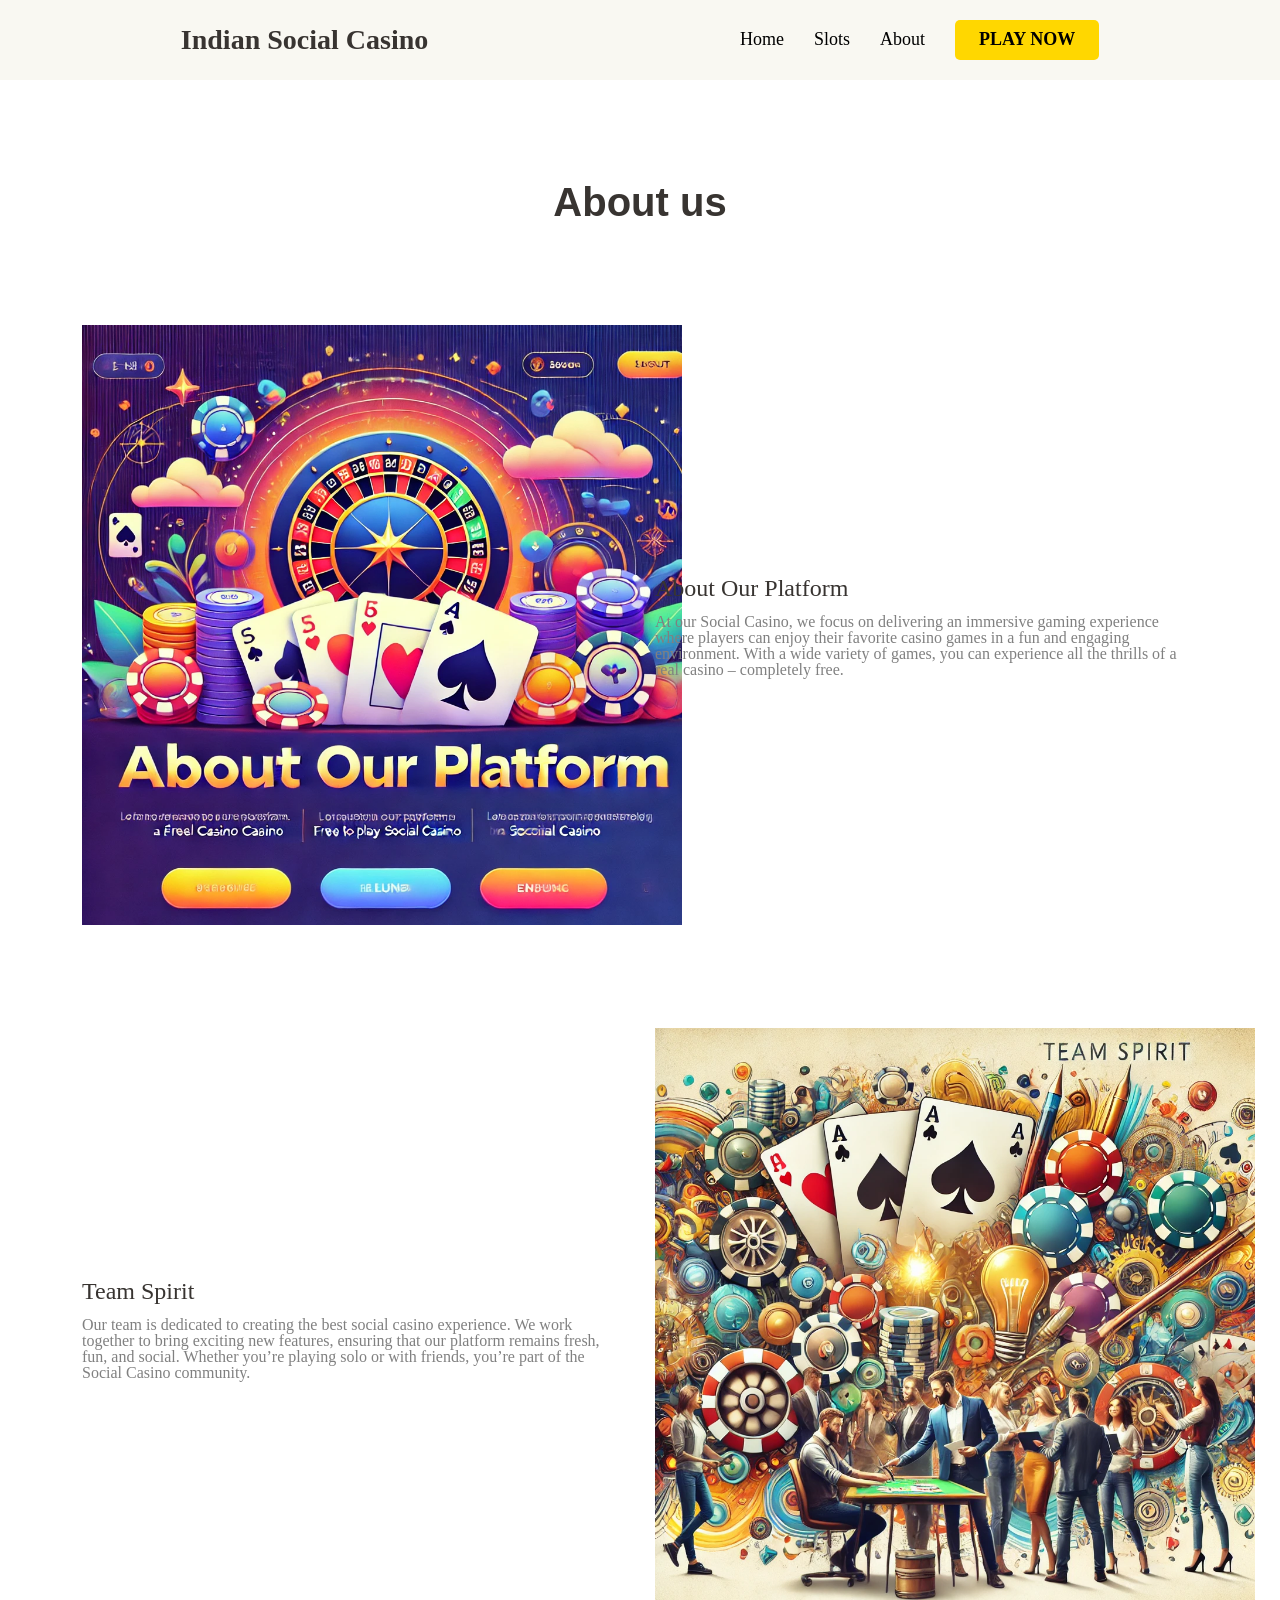
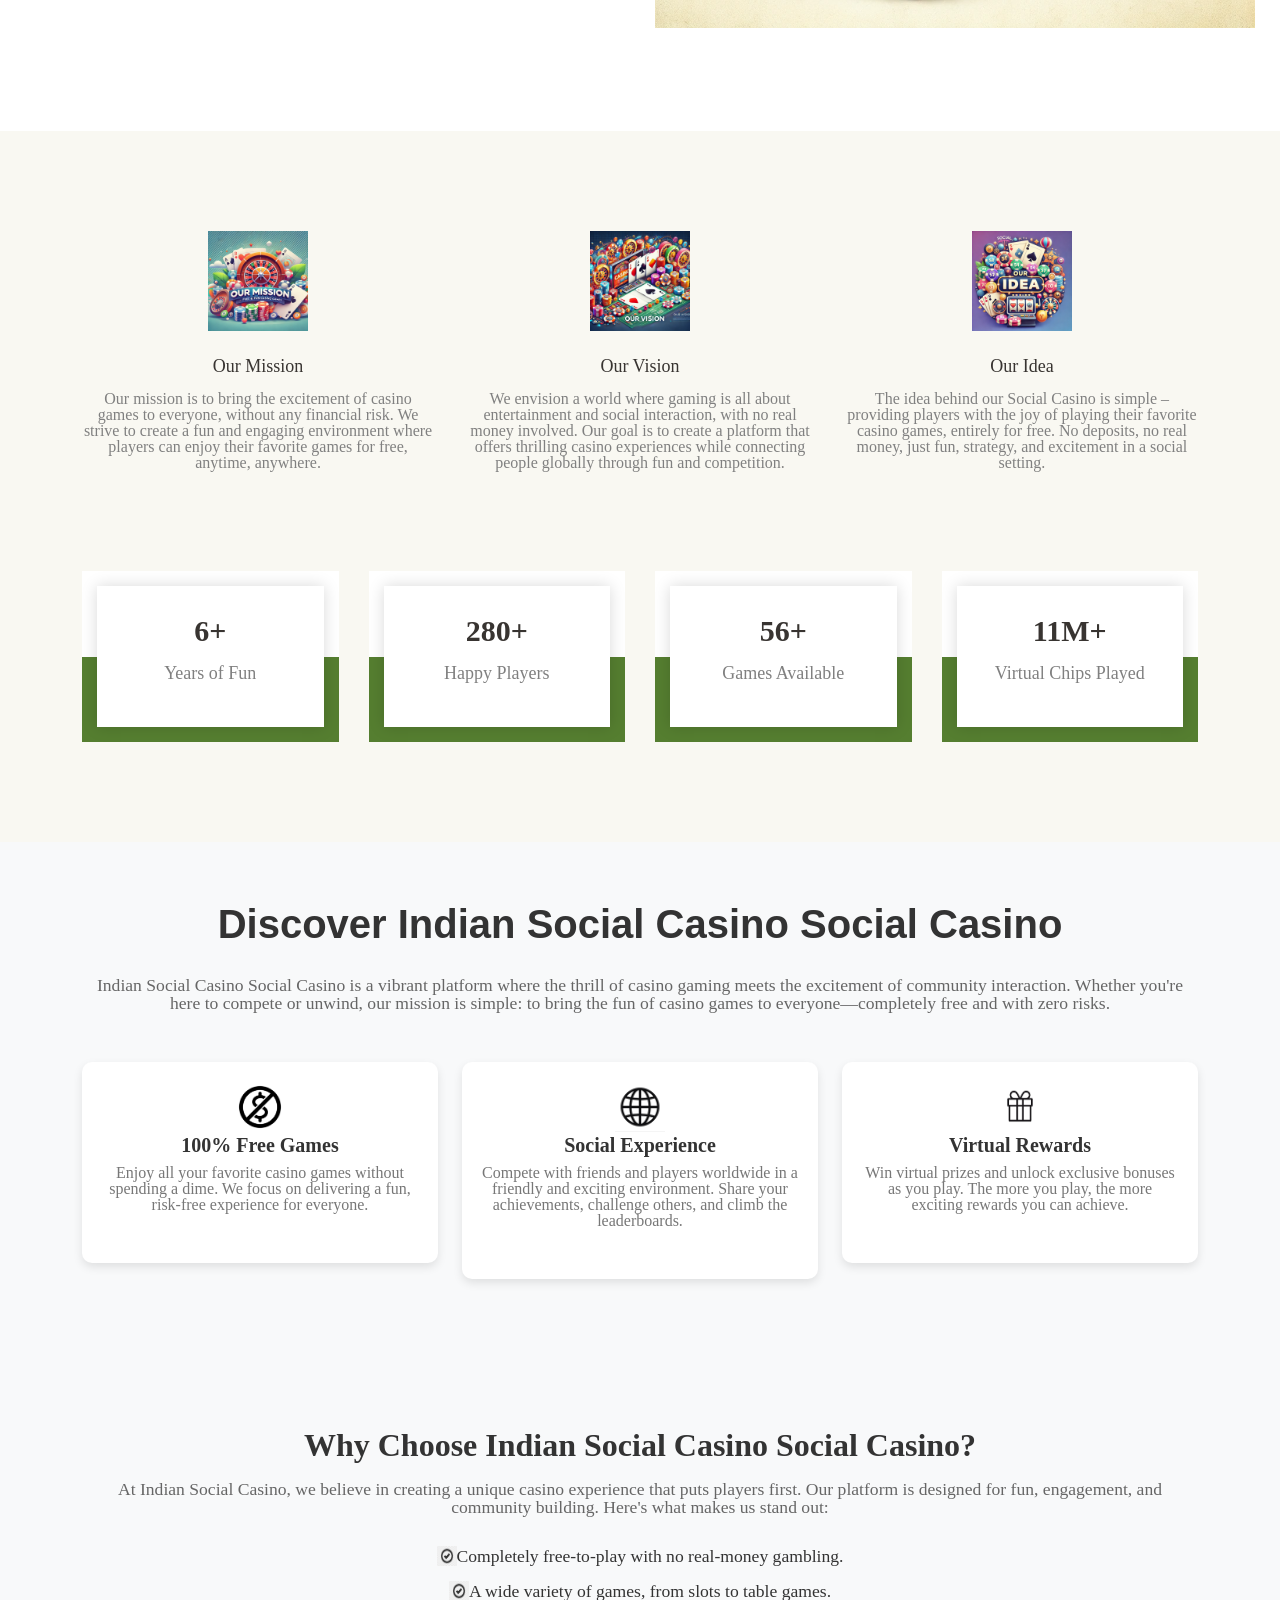
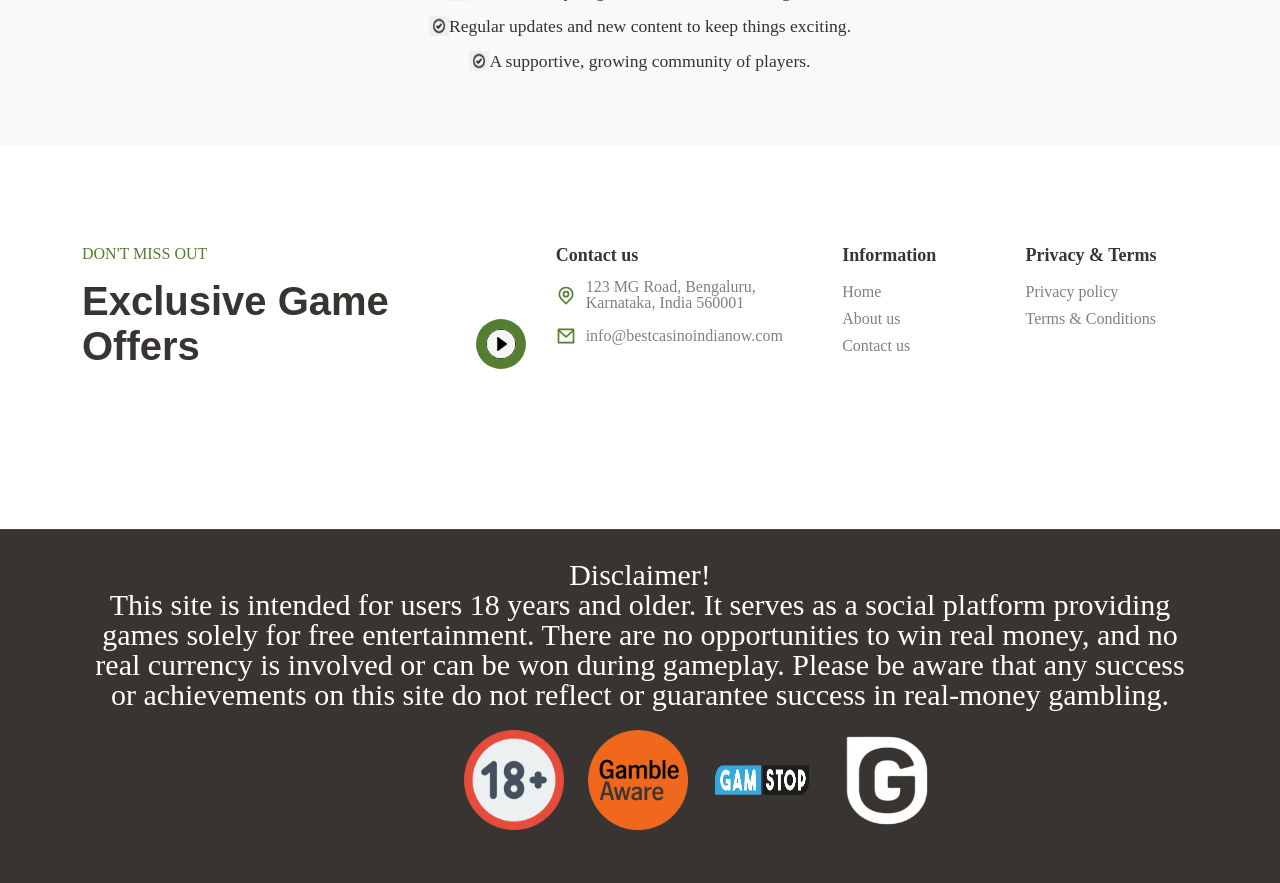
<file: about/index.html>
<!DOCTYPE html>
<html lang="en">
<head>
    <meta charset="utf-8">
    <meta name="description" content="Welcome to Indian Social Online Casino✓ Social Online Casino Games ✓  Selected by Indians ✓ Best Choices for 2024"/>
    <meta name="viewport" content="width=device-width, initial-scale=1">
    <!-- title -->
    <title>Indian Social Online Casino</title>
    <!-- favicon -->
    <link rel="icon" type="image/x-icon" href="../assets/img/logo/logo.png">

    <!-- bootstrap css -->
    <link rel="stylesheet" type="text/css" href="../assets/css/bootstrap.min.css">
    <link rel="stylesheet" type="text/css" href="../assets/css/bootstrap-icons.css">
    <!-- magnific-popup css -->
    <link rel="stylesheet" type="text/css" href="../assets/css/magnific-popup.css">
    <!-- fontawesome css -->
    <link rel="stylesheet" type="text/css" href="../assets/css/all.min.css">
    <!--fether css -->
    <link rel="stylesheet" type="text/css" href="../assets/css/feather.css">
    <!-- animate css -->
    <link rel="stylesheet" type="text/css" href="../assets/css/animate.min.css">
    <!-- owl-carousel css -->
    <link rel="stylesheet" type="text/css" href="../assets/css/owl.carousel.min.css">
    <link rel="stylesheet" type="text/css" href="../assets/css/owl.theme.default.min.css">
    <!-- swiper css -->
    <link rel="stylesheet" type="text/css" href="../assets/css/swiper-bundle.min.css">
    <!-- slick slider css -->
    <link rel="stylesheet" type="text/css" href="../assets/css/slick.css">
    <!-- collection css -->
    <link rel="stylesheet" type="text/css" href="../assets/css/collection.css">
    <!-- blog css -->
    <link rel="stylesheet" type="text/css" href="../assets/css/blog.css">
    <!-- other-pages css -->
    <link rel="stylesheet" type="text/css" href= "../assets/css/other-pages.css">
    <!-- product-page css -->
    <link rel="stylesheet" type="text/css" href="../assets/css/product-page.css">
    <!-- theme css -->
    <!-- style css -->
    <link rel="stylesheet" type="text/css" href="../assets/css/style.css">
    <link rel="stylesheet" href="../style.css">
</head>
<body>


<!-- header start -->
<header class="header">
    <div class="logo">
        <a href="../">Indian Social Casino</a>
    </div>
    <nav class="main-menu">
        <ul>
            <li><a href="../">Home</a></li>
            <li><a href="..#slots">Slots</a></li>
            <li><a href="../about/">About</a></li>
            <li><a href="..#slots" class="cta-button">Play Now</a></li>
        </ul>
    </nav>
</header>
<!-- header end -->


<!-- main start -->
<main id="main-content">
    <!-- breadcrumb start -->
    <!-- breadcrumb end -->
    <!-- about-area start -->
    <section class="about-area section-ptb">
        <div class="container">
            <div class="row">
                <div class="col">
                    <div class="about-content">
                        <!-- about title start -->
                        <div class="section-capture">
                            <div class="section-title">
                                <h2><span>About us</span></h2>
                            </div>
                        </div>
                        <!-- about title end -->
                        <!-- about banner start -->
                        <div class="about-banner">
                            <div class="about-banner-area section-pt">
                                <ul class="about-ul">
                                    <!-- about img start -->
                                    <li class="about-li about-company">
                                        <img src="../img/about_1.webp" class="img-fluid" alt="our-company">
                                    </li>
                                    <!-- about img end -->
                                    <!-- about desc start -->
                                    <li class="about-li abt-desc">
                                        <h6>About Our Platform</h6>
                                        <p>At our Social Casino, we focus on delivering an immersive gaming experience where players can enjoy their favorite casino games in a fun and engaging environment. With a wide variety of games, you can experience all the thrills of a real casino – completely free.</p>
                                    </li>
                                    <!-- about desc end -->
                                </ul>
                            </div>
                            <div class="about-banner-area section-pt">
                                <ul class="about-ul">
                                    <!-- about img start -->
                                    <li class="about-li about-company">
                                        <img src="../img/about_2.webp" class="img-fluid" alt="team-work">
                                    </li>
                                    <!-- about img end -->
                                    <!-- about desc start -->
                                    <li class="about-li abt-desc">
                                        <h6>Team Spirit</h6>
                                        <p>Our team is dedicated to creating the best social casino experience. We work together to bring exciting new features, ensuring that our platform remains fresh, fun, and social. Whether you’re playing solo or with friends, you’re part of the Social Casino community.</p>
                                    </li>
                                    <!-- about desc end -->
                                </ul>
                            </div>
                        </div>
                        
                        <!-- about banner end -->
                    </div>
                </div>
            </div>
        </div>
    </section>
    <!-- about-area end -->
    <!-- about-vision start-->
    <section class="about-vision section-pt bg-color">
        <div class="container">
            <div class="row">
                <div class="col">
                    <div class="abt-vision">
                        <ul class="abt-vision-ul">
                            <li class="abt-vision-li">
                                <div class="abt-vision-content">
                                    <img src="../img/mision.webp" class="img-fluid" alt="Our-mission" style="width: 100px; height: 100px;">
                                    <h6>Our Mission</h6>
                                    <p>Our mission is to bring the excitement of casino games to everyone, without any financial risk. We strive to create a fun and engaging environment where players can enjoy their favorite games for free, anytime, anywhere.</p>
                                </div>
                            </li>
                            <li class="abt-vision-li">
                                <div class="abt-vision-content">
                                    <img src="../img/vision.webp" class="img-fluid" alt="Our-vision" style="width: 100px; height: 100px;">
                                    <h6>Our Vision</h6>
                                    <p>We envision a world where gaming is all about entertainment and social interaction, with no real money involved. Our goal is to create a platform that offers thrilling casino experiences while connecting people globally through fun and competition.</p>
                                </div>
                            </li>
                            <li class="abt-vision-li">
                                <div class="abt-vision-content">
                                    <img src="../img/idea.webp" class="img-fluid" alt="Our-idea" style="width: 100px; height: 100px;" >
                                    <h6>Our Idea</h6>
                                    <p>The idea behind our Social Casino is simple – providing players with the joy of playing their favorite casino games, entirely for free. No deposits, no real money, just fun, strategy, and excitement in a social setting.</p>
                                </div>
                            </li>
                        </ul>
                    </div>
                </div>
            </div>
        </div>
    </section>
    <!-- about-vision end-->
    <!-- project-count start-->
    <section class="project-count section-ptb bg-color">
        <div class="container">
            <div class="row">
                <div class="col">
                    <div class="single-count">
                        <ul>
                            <li class="count-wrap">
                                <div class="count-info">
                                    <div class="count">
                                        <span class="count-number">10</span>
                                        <span>+</span>
                                    </div>
                                    <h6>Years of Fun</h6>
                                </div>
                            </li>
                            <li class="count-wrap">
                                <div class="count-info">
                                    <div class="count">
                                        <span class="count-number">500</span>
                                        <span>+</span>
                                    </div>
                                    <h6>Happy Players</h6>
                                </div>
                            </li>
                            <li class="count-wrap">
                                <div class="count-info">
                                    <div class="count">
                                        <span class="count-number">100</span>
                                        <span>+</span>
                                    </div>
                                    <h6>Games Available</h6>
                                </div>
                            </li>
                            <li class="count-wrap">
                                <div class="count-info">
                                    <div class="count">
                                        <span class="count-number">20</span>
                                        <span>M+</span>
                                    </div>
                                    <h6>Virtual Chips Played</h6>
                                </div>
                            </li>
                        </ul>
                    </div>
                </div>
            </div>
        </div>
    </section>
    <!-- project-count end-->
    <!-- about-team start-->
    <section class="about-us section-ptb bg-light">
        <div class="container">
            <div class="row">
                <div class="col">
                    <div class="about-us-content">
                        <div class="section-capture">
                            <div class="section-title">
                                <h2><span>Discover Indian Social Casino Social Casino</span></h2>
                            </div>
                            <p><strong>Indian Social Casino Social Casino</strong> is a vibrant platform where the thrill of casino gaming meets the excitement of community interaction. Whether you're here to compete or unwind, our mission is simple: to bring the fun of casino games to everyone—completely free and with zero risks.</p>
                        </div>
    
                        <!-- Unique Features Block -->
                        <div class="features-block">
                            <div class="row">
                                <div class="col-md-4">
                                    <div class="feature-item">
                                        <img src="../img/money.jpg" style="width: 50px; height: 50px;">
                                        <h4>100% Free Games</h4>
                                        <p>Enjoy all your favorite casino games without spending a dime. We focus on delivering a fun, risk-free experience for everyone.</p>
                                    </div>
                                </div>
                                <div class="col-md-4">
                                    <div class="feature-item">
                                        <img src="../img/second.png" style="width: 50px; height: 50px;">
                                        <h4>Social Experience</h4>
                                        <p>Compete with friends and players worldwide in a friendly and exciting environment. Share your achievements, challenge others, and climb the leaderboards.</p>
                                    </div>
                                </div>
                                <div class="col-md-4">
                                    <div class="feature-item">
                                        <img src="../img/prize.png" style="width: 50px; height: 50px;">
                                        <h4>Virtual Rewards</h4>
                                        <p>Win virtual prizes and unlock exclusive bonuses as you play. The more you play, the more exciting rewards you can achieve.</p>
                                    </div>
                                </div>
                            </div>
                        </div>
    
                        <!-- Why Choose Us Block -->
                        <div class="why-choose-us section-pt">
                            <h3>Why Choose Indian Social Casino Social Casino?</h3>
                            <p>At Indian Social Casino, we believe in creating a unique casino experience that puts players first. Our platform is designed for fun, engagement, and community building. Here's what makes us stand out:</p>
                            <ul class="list-unstyled">
                                <li><img src="/img/btn.jpg" style="width: 20px; height: 20px;"> Completely free-to-play with no real-money gambling.</li>
                                <li><img src="/img/btn.jpg" style="width: 20px; height: 20px;">  A wide variety of games, from slots to table games.</li>
                                <li><img src="/img/btn.jpg" style="width: 20px; height: 20px;">  Regular updates and new content to keep things exciting.</li>
                                <li><img src="/img/btn.jpg" style="width: 20px; height: 20px;">  A supportive, growing community of players.</li>
                            </ul>
                        </div>
                    </div>
                </div>
            </div>
        </div>
    </section>
    
    <!-- about-team end-->
</main>
<!-- main section end-->


<!-- footer start -->
<div class="footer-area section-ptb">
    <div class="container">
        <div class="row">
            <div class="col">
                <div class="footer-list">
                    <ul class="footer-ul">
                        <li class="footer-li deal-block">
                            <div class="footer-deal">
                                <div class="section-capture">
                                    <div class="section-title">
                                        <span class="sub-title">Don't Miss Out</span>
                                        <h2>Exclusive Game Offers</h2>
                                    </div>
                                    <div class="deal-button">
                                        <a href="..#slots" class="deal-btn">
                                            <img src="/img/play.png" style="width: 30px; height: 30px; border-radius: 50%;">
                                        </a>
                                    </div>
                                </div>
                            </div>
                        </li>
                        <li class="footer-li footer-contact">
                            <ul class="ftlist-ul">
                                <li class="ftlist-li">
                                    <h2 class="ftlist-title">Contact us</h2>
                                    <a data-bs-toggle="collapse" href="..#slots" class="ftlist-title">
                                        <span>Contact us</span>
                                        <span><i class="fa-solid fa-plus"></i></span>
                                    </a>
                                    <ul class="ftcontact-ul collapse" id="footer-contact">
                                        <li class="ftcontact-li">
                                            <div class="ft-contact-add">
                                                <span class="info-icon">
                                                    <svg xmlns="http://www.w3.org/2000/svg" width="1em" height="1em" viewBox="0 0 24 24">
                                                        <path fill="currentColor" d="m12 20.9l4.95-4.95a7 7 0 1 0-9.9 0zm0 2.828l-6.364-6.364a9 9 0 1 1 12.728 0zM12 13a2 2 0 1 0 0-4a2 2 0 0 0 0 4m0 2a4 4 0 1 1 0-8a4 4 0 0 1 0 8"/>
                                                    </svg>
                                                </span>
                                                <div class="info-block">
                                                    <p>123 MG Road, Bengaluru,</p>
                                                    <p>Karnataka, India 560001</p>
                                                </div>
                                            </div>
                                        </li>
                                        <li class="ftcontact-li">
                                            <div class="ft-contact-add">
                                                <span class="info-icon">
                                                    <svg xmlns="http://www.w3.org/2000/svg" width="1em" height="1em" viewBox="0 0 24 24">
                                                        <path fill="currentColor" d="M3 3h18a1 1 0 0 1 1 1v16a1 1 0 0 1-1 1H3a1 1 0 0 1-1-1V4a1 1 0 0 1 1-1m17 4.238l-7.928 7.1L4 7.216V19h16zM4.511 5l7.55 6.662L19.502 5z"/>
                                                    </svg>
                                                </span>
                                                <div class="info-block">
                                                    <a href="mailto:info@bestcasinoindianow.com" class="ft-contact-address">info@bestcasinoindianow.com</a>
                                                </div>
                                            </div>
                                        </li>
                                    </ul>
                                </li>
                            </ul>
                        </li>
                        <li class="footer-li">
                            <div class="menu-content">
                                <ul class="ftlist-ul">
                                    <li class="ftlist-li">
                                        <h2 class="ftlist-title">Information</h2>
                                        <a data-bs-toggle="collapse" href="#footer-information" class="ftlist-title">
                                            <span>Information</span>
                                            <span><i class="fa-solid fa-plus"></i></span>
                                        </a>
                                        <ul class="ftlink-ul collapse" id="footer-information">
                                            <li class="ftlink-li">
                                                <a href="../">Home</a>
                                            </li>
                                            <li class="ftlink-li">
                                                <a href="../about/">About us</a>
                                            </li>
                                            <li class="ftlink-li">
                                                <a href="../contact/">Contact us</a>
                                            </li>
                                        </ul>
                                    </li>
                                </ul>
                            </div>
                        </li>
                        <li class="footer-li">
                            <div class="menu-content">
                                <ul class="ftlist-ul">
                                    <li class="ftlist-li">
                                        <h2 class="ftlist-title">Privacy & Terms</h2>
                                        <a data-bs-toggle="collapse" href="#footer-privacy" class="ftlist-title">
                                            <span>Privacy & Terms</span>
                                            <span><i class="fa-solid fa-plus"></i></span>
                                        </a>
                                        <ul class="ftlink-ul collapse" id="footer-privacy">

                                            <li class="ftlink-li">
                                                <a href="../privacy/">Privacy policy</a>
                                            </li>
                                            <li class="ftlink-li">
                                                <a href="../terms/">Terms & Conditions</a>
                                            </li>
                                        </ul>
                                    </li>
                                </ul>
                            </div>
                        </li>
                    </ul>
                </div>
            </div> 
        </div>
    </div>
</div>
        <!-- footer end -->


        <!-- footer-copyright start -->
        <footer class="ft-copyright-area bt">
            <div class="container">
                <div class="row">
                    <div class="col">
                        <div class="ft-copyright">
                            <h2 style="color: #ffffff; font-size: 30px; text-align: center;">Disclaimer!</h2>
                            <p style="color: #ffffff; font-size: 30px; text-align: center; margin-bottom: 20px;">This site is intended for users 18 years and older.
                                It serves as a social platform providing games solely for free entertainment.
                                There are no opportunities to win real money, and no real currency is involved or can be won during gameplay.
                                Please be aware that any success or achievements on this site do not reflect or guarantee success in real-money gambling.</p>
                            <ul class="ft-copryright-ul">
                                <li class="ft-copryright-li ft-copyright-text">
                                </li>
                                <div class="responsible-gaming_footer">
                                    
                                    <a><img src="../img/18.png"></a>
                                    <a href="https://begambleaware.org"><img src="../img/begamble.png" alt="BeGambleAware"></a>
                                   <a href="https://www.gamstop.co.uk/"><img src="../img/gam-stop-removebg-preview.png" alt="GamStop"></a>
                                    <a href="https://www.gamcare.org.uk/"><img src="../img/gam-care.png" alt="GamCare"></a>
                                </div>
                            </ul>
                        </div>
                    </div>
                </div>
            </div>
        </footer>
        <!-- footer-copyright end -->
        <!-- search-popup start -->
        <div class="modal fade" id="searchmodal">
            <div class="modal-dialog">
                <div class="modal-content">
                    <div class="modal-body">
                        <div class="container">
                            <div class="row">
                                <div class="col">
                                    <div class="crap-search">
                                        <!-- search-button-close start -->
                                        <div class="button-close">
                                            <button type="button" class="search-close" data-bs-dismiss="modal"><svg xmlns="http://www.w3.org/2000/svg" width="16" height="16" fill="currentColor" class="bi bi-x-lg" viewBox="0 0 16 16"><path fill-rule="evenodd" d="M13.854 2.146a.5.5 0 0 1 0 .708l-11 11a.5.5 0 0 1-.708-.708l11-11a.5.5 0 0 1 .708 0Z"/><path fill-rule="evenodd" d="M2.146 2.146a.5.5 0 0 0 0 .708l11 11a.5.5 0 0 0 .708-.708l-11-11a.5.5 0 0 0-.708 0Z"/></svg></button>
                                        </div>
                                        <!-- search-button-close end -->
                                        <!-- search-form start -->
                                        <form method="get" class="search-bar">
                                            <div class="form-search">
                                                <input name="q" placeholder="Search product here.." class="input-text" required>
                                                <a class="search-btn"><svg xmlns="http://www.w3.org/2000/svg" width="16" height="16" class="bi bi-search" viewBox="0 0 16 16"><path d="M11.742 10.344a6.5 6.5 0 1 0-1.397 1.398h-.001c.03.04.062.078.098.115l3.85 3.85a1 1 0 0 0 1.415-1.414l-3.85-3.85a1.007 1.007 0 0 0-.115-.1zM12 6.5a5.5 5.5 0 1 1-11 0 5.5 5.5 0 0 1 11 0z"/></svg></a>
                                            </div>
                                        </form>
                                        <!-- search-form end -->
                                    </div>
                                </div>
                            </div>
                        </div>
                    </div>
                </div>
            </div>
        </div>
<!-- footer-copyright end -->
<!-- bottom-menu end -->
<!-- jquery js -->
<script src="../assets/js/jquery-3.6.3.min.js"></script>
<!-- bootstrap js -->
<script src="../assets/js/popper.min.js"></script>
<script src="../assets/js/bootstrap.min.js"></script>
<!-- magnific-popup js -->
<script src="../assets/js/jquery.magnific-popup.min.js"></script>
<!-- owl-carousel js -->
<script src="../assets/js/owl.carousel.min.js"></script>
<!-- swiper-slider js -->
<script src="../assets/js/swiper-bundle.min.js"></script>
<!-- slick js -->
<script src="../assets/js/slick.min.js"></script>
<!-- waypoints js -->
<script src="../assets/js/waypoints.min.js"></script>
<!-- counter js -->
<script src="../assets/js/counter.js"></script>
<!-- main js -->
<script src="../assets/js/main.js"></script>
</body>
</html>
</file>
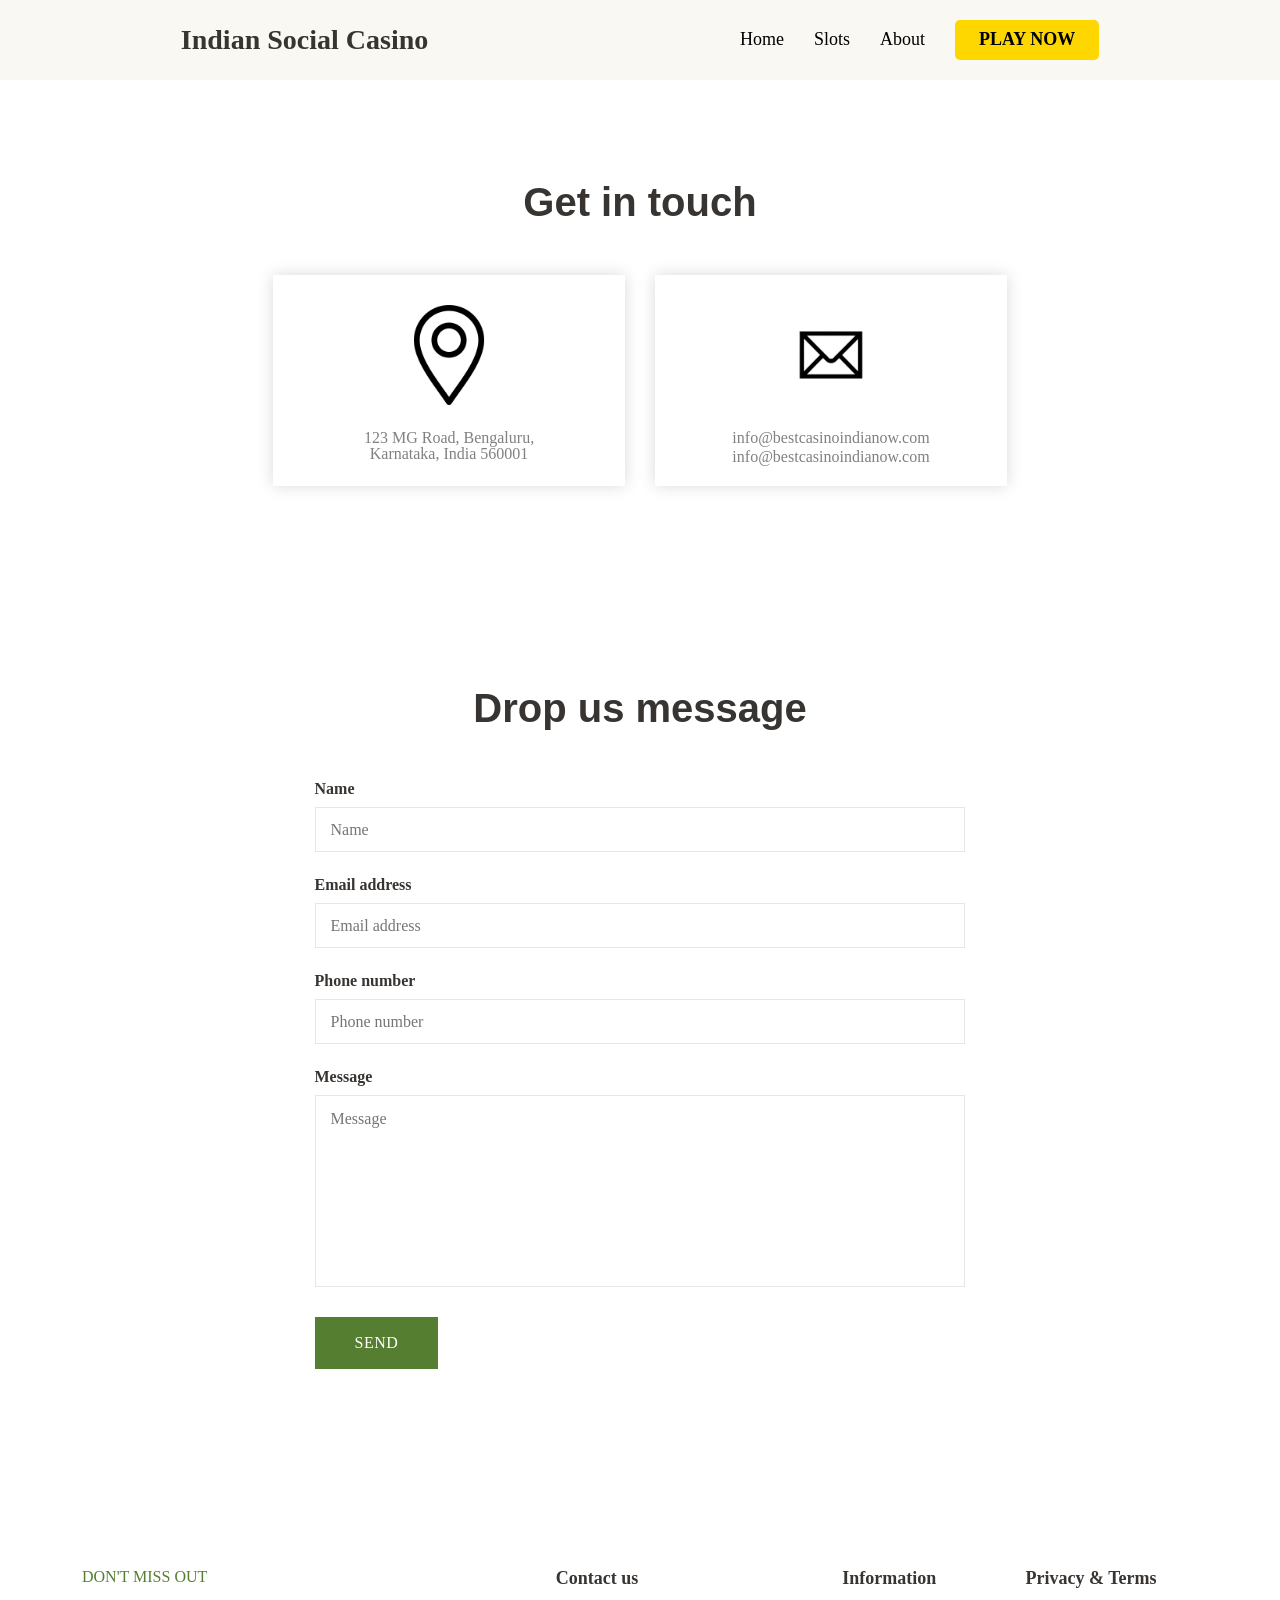
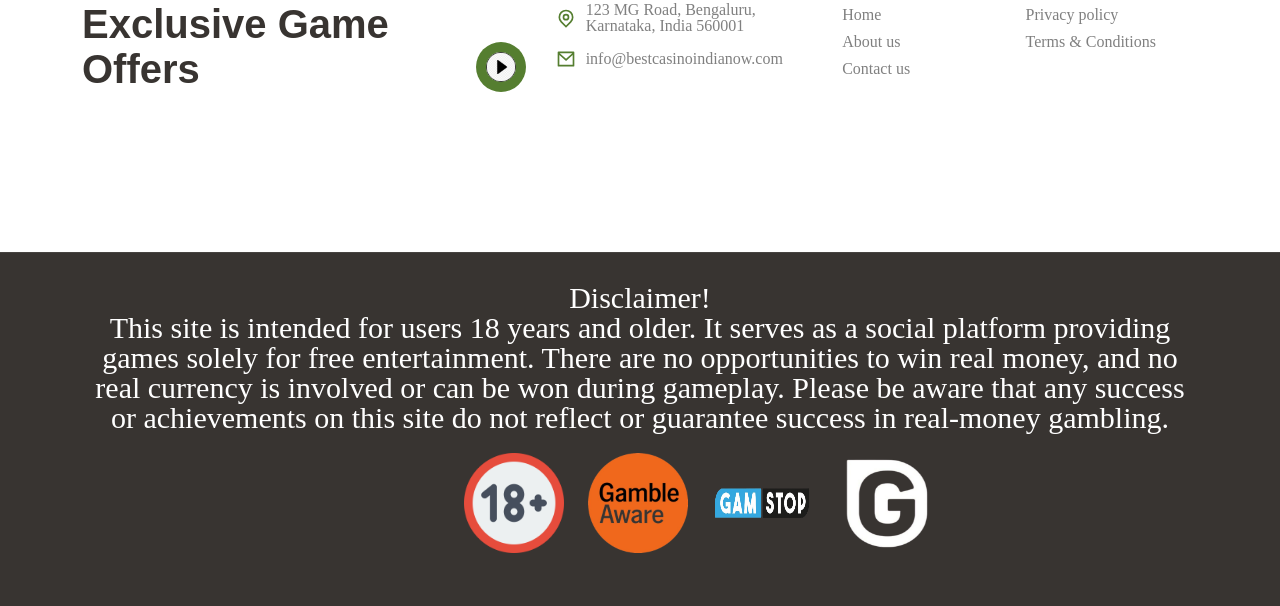
<file: contact/index.html>
<!DOCTYPE html>
<html lang="en">
    <head>
        <meta charset="utf-8">
        <meta name="description" content="Welcome to Indian Social Online Casino✓ Social Online Casino Games ✓  Selected by Indians ✓ Best Choices for 2024"/>
        <meta name="viewport" content="width=device-width, initial-scale=1">
        <!-- title -->
        <title>Indian Social Online Casino</title>
        <!-- favicon -->
        <link rel="icon" type="image/x-icon" href="../assets/img/logo/logo.png">
        <!-- bootstrap css -->
        <link rel="stylesheet" type="text/css" href="../assets/css/bootstrap.min.css">
        <link rel="stylesheet" type="text/css" href="../assets/css/bootstrap-icons.css">
        <!-- magnific-popup css -->
        <link rel="stylesheet" type="text/css" href="../assets/css/magnific-popup.css">
        <!-- fontawesome css -->
        <link rel="stylesheet" type="text/css" href="../assets/css/all.min.css">
        <!--fether css -->
        <link rel="stylesheet" type="text/css" href="../assets/css/feather.css">
        <!-- animate css -->
        <link rel="stylesheet" type="text/css" href="../assets/css/animate.min.css">
        <!-- owl-carousel css -->
        <link rel="stylesheet" type="text/css" href="../assets/css/owl.carousel.min.css">
        <link rel="stylesheet" type="text/css" href="../assets/css/owl.theme.default.min.css">
        <!-- swiper css -->
        <link rel="stylesheet" type="text/css" href="../assets/css/swiper-bundle.min.css">
        <!-- slick slider css -->
        <link rel="stylesheet" type="text/css" href="../assets/css/slick.css">
        <!-- collection css -->
        <link rel="stylesheet" type="text/css" href="../assets/css/collection.css">
        <!-- blog css -->
        <link rel="stylesheet" type="text/css" href="../assets/css/blog.css">
        <!-- other-pages css -->
        <link rel="stylesheet" type="text/css" href= "../assets/css/other-pages.css">
        <!-- product-page css -->
        <link rel="stylesheet" type="text/css" href="../assets/css/product-page.css">
        <!-- theme css -->
        <!-- style css -->
        <link rel="stylesheet" type="text/css" href="../assets/css/style.css">
        <link rel="stylesheet" href="../style.css">
    </head>
    <body>

    <!-- header start -->
    <header class="header">
        <div class="logo">
            <a href="../">Indian Social Casino</a>
        </div>
        <nav class="main-menu">
            <ul>
                <li><a href="../">Home</a></li>
                <li><a href="..#slots">Slots</a></li>
                <li><a href="../about/">About</a></li>
                <li><a href="..#slots" class="cta-button">Play Now</a></li>
            </ul>
        </nav>
    </header>
    <!-- header end -->


    <!-- main section start-->
        <main>
            <!-- get-info-area start -->
            <section class="get-info-area section-ptb">
                <div class="container">
                    <div class="row">
                        <div class="col">
                            <div class="about-content">
                                <!-- about title start -->
                                <div class="section-capture">
                                    <div class="section-title">
                                        <h2><span>Get in touch</span></h2>
                                    </div>
                                </div>
                                <!-- about title end -->
                                <!-- contact-detail start -->
                                <div class="get-info contact-detail">
                                    <ul class="get-info-ul">
                                        <li class="get-info-li">
                                            <img src="/img/first.png" style="width: 100px; height: 100px;">
                                            <span class="get-add contact-block">
                                                <p>123 MG Road, Bengaluru,</p>
                                                <p>Karnataka, India 560001</p>
                                            </span>
                                        </li>
                                        <li class="get-info-li">
                                            <img src="/img/second_c.png" style="width: 100px; height: 100px; fill: #ffffff;">
                                            <div class="contact-block">
                                                <a href="mailto:demo@support.com" class="get-add">info@bestcasinoindianow.com</a>
                                                <a href="mailto:support@spacingtech.com" class="get-add get-sup">info@bestcasinoindianow.com</a>
                                            </div>
                                        </li>
                                    </ul>
                                </div>
                                <!-- contact-detail end -->
                            </div>
                        </div>
                    </div>
                </div>
            </section>
            <!-- get-info-area end -->


            <!-- drop-detail  start -->
            <section class="drop-detail section-ptb">
                <div class="container">
                    <div class="row">
                        <div class="col">
                            <!-- contact us title start -->
                            <div class="section-capture">
                                <div class="section-title">
                                    <h2><span>Drop us message</span></h2>
                                </div>
                            </div>
                            <!-- contact us title end -->
                            <!-- contact us from start -->
                            <div class="form-warp contact-detail">
                                <div class="contact-form-list">
                                    <form method="post">
                                        <ul class="form-fill">
                                            <li class="form-fill-li Name">
                                                <label>Name</label>
                                                <input type="text" name="q" autocomplete="name" placeholder="Name">
                                            </li>
                                            <li class="form-fill-li Email">
                                                <label>Email address</label>
                                                <input type="email" name="q" autocomplete="email" placeholder="Email address">
                                            </li>
                                            <li class="form-fill-li Phone number">
                                                <label>Phone number</label>
                                                <input type="tel" name="q" placeholder="Phone number">
                                            </li>
                                            <li class="form-fill-li Message">
                                                <label>Message</label>
                                                <textarea rows="10" placeholder="Message" class="custom-textarea"></textarea>
                                            </li>
                                        </ul>
                                        <div class="contact-submit">
                                            <button type="submit" class="btn btn-style2">
                                            <span>Send</span>
                                            </button>
                                        </div>
                                    </form>
                                </div>
                            </div>
                            <!-- contact us from start -->
                        </div>
                    </div>
                </div>
            </section>
            <!-- drop-detail  end  -->
        </main>
        <!-- main section end-->

        <script>
            document.addEventListener("DOMContentLoaded", function() {
                const form = document.querySelector(".contact-form-list form");
                const emailField = form.querySelector("input[type='email']");
                const popup = document.createElement("div");
                popup.style.display = "none";
                popup.style.position = "fixed";
                popup.style.top = "50%";
                popup.style.left = "50%";
                popup.style.transform = "translate(-50%, -50%)";
                popup.style.padding = "20px";
                popup.style.backgroundColor = "#fff";
                popup.style.border = "1px solid #ccc";
                popup.style.zIndex = "1000";
                popup.style.boxShadow = "0px 4px 8px rgba(0, 0, 0, 0.1)";
                popup.innerHTML = "<h4>Thank you!</h4><p>Your message has been sent.</p>";
                document.body.appendChild(popup);
        
                form.addEventListener("submit", function(event) {
                    event.preventDefault();
                    const emailValue = emailField.value;
        
                    if (emailValue.includes("@")) {
                        popup.style.display = "block";
                        setTimeout(() => {
                            popup.style.display = "none";
                        }, 3000); // Закрытие попапа через 3 секунды
                        form.reset(); // Сброс формы после успешной отправки
                    } else {
                        alert("Please enter a valid email address with '@'.");
                    }
                });
            });
        </script>
        <!-- footer start -->
        <div class="footer-area section-ptb">
            <div class="container">
                <div class="row">
                    <div class="col">
                        <div class="footer-list">
                            <ul class="footer-ul">
                                <li class="footer-li deal-block">
                                    <div class="footer-deal">
                                        <div class="section-capture">
                                            <div class="section-title">
                                                <span class="sub-title">Don't Miss Out</span>
                                                <h2>Exclusive Game Offers</h2>
                                            </div>
                                            <div class="deal-button">
                                                <a href="..#slots" class="deal-btn">
                                                    <img src="/img/play.png" style="width: 30px; height: 30px; border-radius: 50%;">
                                                </a>
                                            </div>
                                        </div>
                                    </div>
                                </li>
                                <li class="footer-li footer-contact">
                                    <ul class="ftlist-ul">
                                        <li class="ftlist-li">
                                            <h2 class="ftlist-title">Contact us</h2>
                                            <a data-bs-toggle="collapse" href="..#slots" class="ftlist-title">
                                                <span>Contact us</span>
                                                <span><i class="fa-solid fa-plus"></i></span>
                                            </a>
                                            <ul class="ftcontact-ul collapse" id="footer-contact">
                                                <li class="ftcontact-li">
                                                    <div class="ft-contact-add">
                                                        <span class="info-icon">
                                                            <svg xmlns="http://www.w3.org/2000/svg" width="1em" height="1em" viewBox="0 0 24 24">
                                                                <path fill="currentColor" d="m12 20.9l4.95-4.95a7 7 0 1 0-9.9 0zm0 2.828l-6.364-6.364a9 9 0 1 1 12.728 0zM12 13a2 2 0 1 0 0-4a2 2 0 0 0 0 4m0 2a4 4 0 1 1 0-8a4 4 0 0 1 0 8"/>
                                                            </svg>
                                                        </span>
                                                        <div class="info-block">
                                                            <p>123 MG Road, Bengaluru,</p>
                                                            <p>Karnataka, India 560001</p>
                                                        </div>
                                                    </div>
                                                </li>
                                                <li class="ftcontact-li">
                                                    <div class="ft-contact-add">
                                                        <span class="info-icon">
                                                            <svg xmlns="http://www.w3.org/2000/svg" width="1em" height="1em" viewBox="0 0 24 24">
                                                                <path fill="currentColor" d="M3 3h18a1 1 0 0 1 1 1v16a1 1 0 0 1-1 1H3a1 1 0 0 1-1-1V4a1 1 0 0 1 1-1m17 4.238l-7.928 7.1L4 7.216V19h16zM4.511 5l7.55 6.662L19.502 5z"/>
                                                            </svg>
                                                        </span>
                                                        <div class="info-block">
                                                            <a href="mailto:info@bestcasinoindianow.com" class="ft-contact-address">info@bestcasinoindianow.com</a>
                                                        </div>
                                                    </div>
                                                </li>
                                            </ul>
                                        </li>
                                    </ul>
                                </li>
                                <li class="footer-li">
                                    <div class="menu-content">
                                        <ul class="ftlist-ul">
                                            <li class="ftlist-li">
                                                <h2 class="ftlist-title">Information</h2>
                                                <a data-bs-toggle="collapse" href="#footer-information" class="ftlist-title">
                                                    <span>Information</span>
                                                    <span><i class="fa-solid fa-plus"></i></span>
                                                </a>
                                                <ul class="ftlink-ul collapse" id="footer-information">
                                                    <li class="ftlink-li">
                                                        <a href="../">Home</a>
                                                    </li>
                                                    <li class="ftlink-li">
                                                        <a href="../about/">About us</a>
                                                    </li>
                                                    <li class="ftlink-li">
                                                        <a href="../contact/">Contact us</a>
                                                    </li>
                                                </ul>
                                            </li>
                                        </ul>
                                    </div>
                                </li>
                                <li class="footer-li">
                                    <div class="menu-content">
                                        <ul class="ftlist-ul">
                                            <li class="ftlist-li">
                                                <h2 class="ftlist-title">Privacy & Terms</h2>
                                                <a data-bs-toggle="collapse" href="#footer-privacy" class="ftlist-title">
                                                    <span>Privacy & Terms</span>
                                                    <span><i class="fa-solid fa-plus"></i></span>
                                                </a>
                                                <ul class="ftlink-ul collapse" id="footer-privacy">
        
                                                    <li class="ftlink-li">
                                                        <a href="../privacy/">Privacy policy</a>
                                                    </li>
                                                    <li class="ftlink-li">
                                                        <a href="../terms/">Terms & Conditions</a>
                                                    </li>
                                                </ul>
                                            </li>
                                        </ul>
                                    </div>
                                </li>
                            </ul>
                        </div>
                    </div> 
                </div>
            </div>
        </div>
                <!-- footer end -->
        
        
                <!-- footer-copyright start -->
                <footer class="ft-copyright-area bt">
                    <div class="container">
                        <div class="row">
                            <div class="col">
                                <div class="ft-copyright">
                                    <h2 style="color: #ffffff; font-size: 30px; text-align: center;">Disclaimer!</h2>
                                    <p style="color: #ffffff; font-size: 30px; text-align: center; margin-bottom: 20px;">This site is intended for users 18 years and older.
                                        It serves as a social platform providing games solely for free entertainment.
                                        There are no opportunities to win real money, and no real currency is involved or can be won during gameplay.
                                        Please be aware that any success or achievements on this site do not reflect or guarantee success in real-money gambling.</p>
                                    <ul class="ft-copryright-ul">
                                        <li class="ft-copryright-li ft-copyright-text">
                                        </li>
                                        <div class="responsible-gaming_footer">
                                            
                                            <a><img src="../img/18.png"></a>
                                            <a href="https://begambleaware.org"><img src="../img/begamble.png" alt="BeGambleAware"></a>
                                           <a href="https://www.gamstop.co.uk/"><img src="../img/gam-stop-removebg-preview.png" alt="GamStop"></a>
                                            <a href="https://www.gamcare.org.uk/"><img src="../img/gam-care.png" alt="GamCare"></a>

                                        </div>
                                    </ul>
                                </div>
                            </div>
                        </div>
                    </div>
                </footer>
        <!-- footer-copyright end -->
        <!-- mobile-menu start -->
        <script src="../assets/js/jquery-3.6.3.min.js"></script>
        <!-- bootstrap js -->
        <script src="../assets/js/popper.min.js"></script>
        <script src="../assets/js/bootstrap.min.js"></script>
        <!-- magnific-popup js -->
        <script src="../assets/js/jquery.magnific-popup.min.js"></script>
        <!-- owl-carousel js -->
        <script src="../assets/js/owl.carousel.min.js"></script>
        <!-- swiper-slider js -->
        <script src="../assets/js/swiper-bundle.min.js"></script>
        <!-- slick js -->
        <script src="../assets/js/slick.min.js"></script>
        <!-- waypoints js -->
        <script src="../assets/js/waypoints.min.js"></script>
        <!-- counter js -->
        <script src="../assets/js/counter.js"></script>
        <!-- main js -->
        <script src="../assets/js/main.js"></script>
    </body>
</html>
</file>
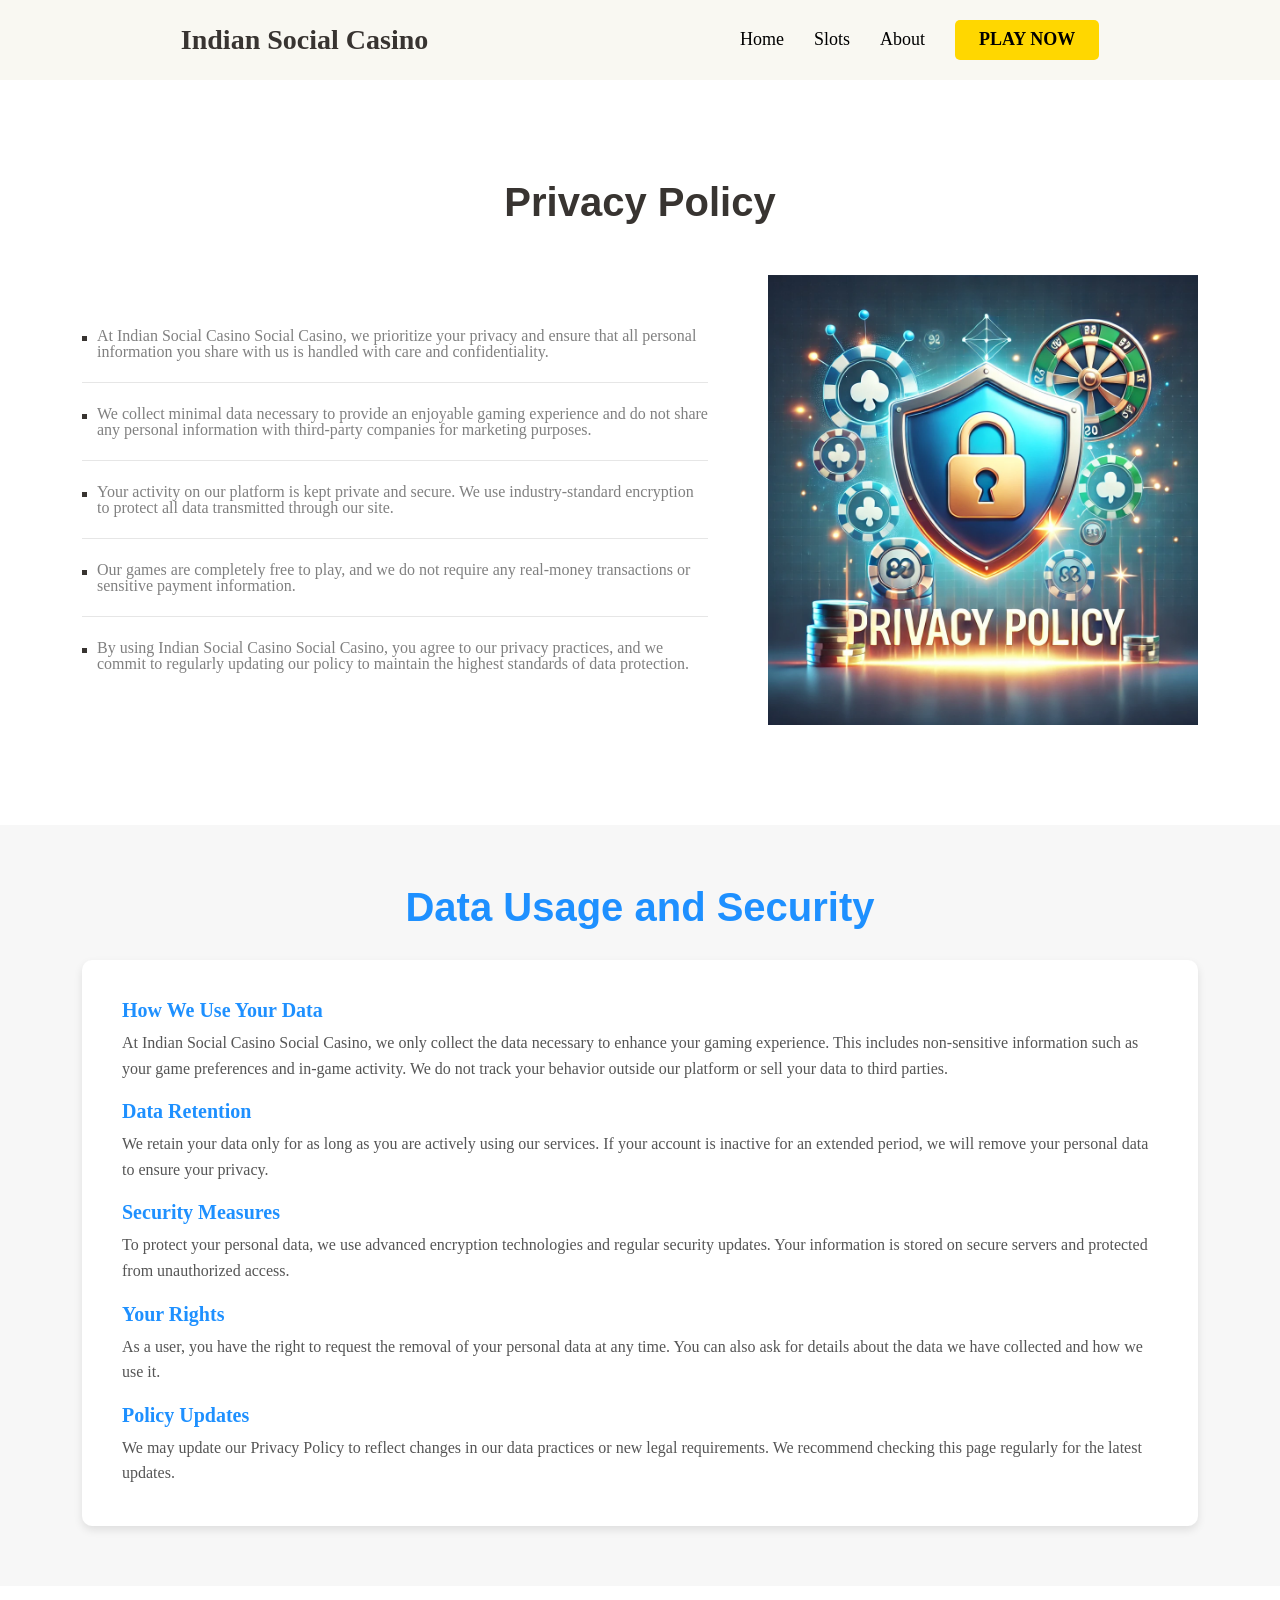
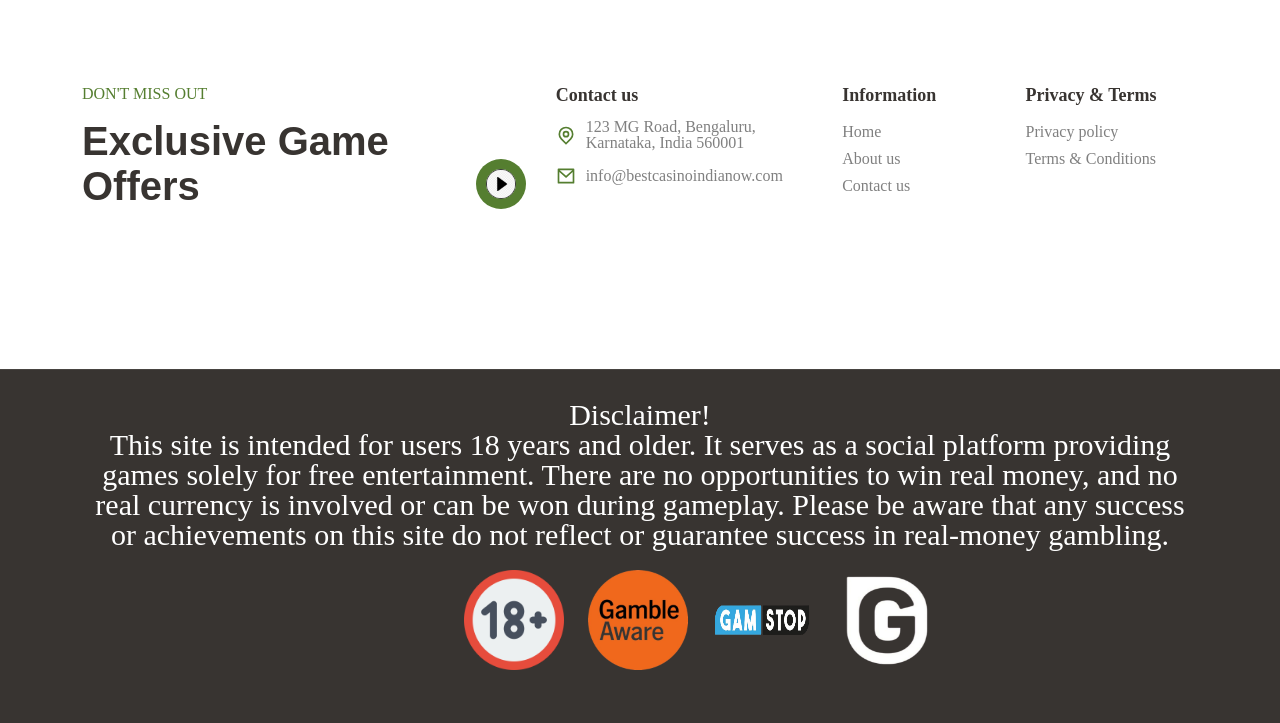
<file: privacy/index.html>
<!DOCTYPE html>
<html lang="en">
    <head>
        <meta charset="utf-8">
        <meta name="description" content="Welcome to Indian Social Online Casino✓ Social Online Casino Games ✓  Selected by Indians ✓ Best Choices for 2024"/>
        <meta name="viewport" content="width=device-width, initial-scale=1">
        <!-- title -->
        <title>Indian Social Online Casino</title>
        <!-- favicon -->
        <link rel="icon" type="image/x-icon" href="../assets/img/logo/logo.png">
        <!-- bootstrap css -->
        <link rel="stylesheet" type="text/css" href="../assets/css/bootstrap.min.css">
        <link rel="stylesheet" type="text/css" href="../assets/css/bootstrap-icons.css">
        <!-- magnific-popup css -->
        <link rel="stylesheet" type="text/css" href="../assets/css/magnific-popup.css">
        <!-- fontawesome css -->
        <link rel="stylesheet" type="text/css" href="../assets/css/all.min.css">
        <!--fether css -->
        <link rel="stylesheet" type="text/css" href="../assets/css/feather.css">
        <!-- animate css -->
        <link rel="stylesheet" type="text/css" href="../assets/css/animate.min.css">
        <!-- owl-carousel css -->
        <link rel="stylesheet" type="text/css" href="../assets/css/owl.carousel.min.css">
        <link rel="stylesheet" type="text/css" href="../assets/css/owl.theme.default.min.css">
        <!-- swiper css -->
        <link rel="stylesheet" type="text/css" href="../assets/css/swiper-bundle.min.css">
        <!-- slick slider css -->
        <link rel="stylesheet" type="text/css" href="../assets/css/slick.css">
        <!-- collection css -->
        <link rel="stylesheet" type="text/css" href="../assets/css/collection.css">
        <!-- blog css -->
        <link rel="stylesheet" type="text/css" href="../assets/css/blog.css">
        <!-- other-pages css -->
        <link rel="stylesheet" type="text/css" href= "../assets/css/other-pages.css">
        <!-- product-page css -->
        <link rel="stylesheet" type="text/css" href="../assets/css/product-page.css">
        <!-- theme css -->
        <!-- style css -->
        <link rel="stylesheet" type="text/css" href="../assets/css/style.css">
        <link rel="stylesheet" href="../style.css">
    </head>
    <body>

    <!-- header start -->
    <header class="header">
        <div class="logo">
            <a href="../">Indian Social Casino</a>
        </div>
        <nav class="main-menu">
            <ul>
                <li><a href="../">Home</a></li>
                <li><a href="..#slots">Slots</a></li>
                <li><a href="../about/">About</a></li>
                <li><a href="..#slots" class="cta-button">Play Now</a></li>
            </ul>
        </nav>
    </header>
    <!-- header end -->

    <!-- main section start-->
        <main>
            <!-- privacy-policy start -->
            <section class="privacy-policy section-ptb">
                <div class="container">
                    <div class="row">
                        <div class="col">
                            <!-- faq title start -->
                            <div class="section-capture">
                                <div class="section-title">
                                    <h2><span>Privacy Policy</span></h2>
                                </div>
                            </div>
                            <!-- faq title end -->
                            <!-- policy content start -->
                            <div class="terms-banner-rules">
                                <div class="banner-wrap">
                                    <div class="banner-bgimg" style="background-image: url('../img/privacy.webp');"></div>
                                    <div class="banner-img">
                                        <img src="../img/privacy.webp" class="img-fluid" alt="Privacy Policy">
                                    </div>
                                </div>
                                <div class="rules-wrap">
                                    <ul class="terms-ul">
                                        <li class="terms-li">
                                            <p>At Indian Social Casino Social Casino, we prioritize your privacy and ensure that all personal information you share with us is handled with care and confidentiality.</p>
                                        </li>
                                        <li class="terms-li">
                                            <p>We collect minimal data necessary to provide an enjoyable gaming experience and do not share any personal information with third-party companies for marketing purposes.</p>
                                        </li>
                                        <li class="terms-li">
                                            <p>Your activity on our platform is kept private and secure. We use industry-standard encryption to protect all data transmitted through our site.</p>
                                        </li>
                                        <li class="terms-li">
                                            <p>Our games are completely free to play, and we do not require any real-money transactions or sensitive payment information.</p>
                                        </li>
                                        <li class="terms-li">
                                            <p>By using Indian Social Casino Social Casino, you agree to our privacy practices, and we commit to regularly updating our policy to maintain the highest standards of data protection.</p>
                                        </li>
                                    </ul>
                                </div>
                            </div>
                            <!-- policy content end -->
                        </div>
                    </div>
                </div>
            </section>
            <section class="privacy-policy-detail section-ptb">
                <div class="container">
                    <div class="row">
                        <div class="col">
                            <div class="section-capture">
                                <div class="section-title">
                                    <h2><span>Data Usage and Security</span></h2>
                                </div>
                            </div>
                            <div class="policy-detail-wrap">
                                <ul class="policy-detail-ul">
                                    <li class="policy-detail-li">
                                        <h6>How We Use Your Data</h6>
                                        <p>At Indian Social Casino Social Casino, we only collect the data necessary to enhance your gaming experience. This includes non-sensitive information such as your game preferences and in-game activity. We do not track your behavior outside our platform or sell your data to third parties.</p>
                                    </li>
                                    <li class="policy-detail-li">
                                        <h6>Data Retention</h6>
                                        <p>We retain your data only for as long as you are actively using our services. If your account is inactive for an extended period, we will remove your personal data to ensure your privacy.</p>
                                    </li>
                                    <li class="policy-detail-li">
                                        <h6>Security Measures</h6>
                                        <p>To protect your personal data, we use advanced encryption technologies and regular security updates. Your information is stored on secure servers and protected from unauthorized access.</p>
                                    </li>
                                    <li class="policy-detail-li">
                                        <h6>Your Rights</h6>
                                        <p>As a user, you have the right to request the removal of your personal data at any time. You can also ask for details about the data we have collected and how we use it.</                        </li>
                                    <li class="policy-detail-li">
                                        <h6>Policy Updates</h6>
                                        <p>We may update our Privacy Policy to reflect changes in our data practices or new legal requirements. We recommend checking this page regularly for the latest updates.</p>
                                    </li>
                                </ul>
                            </div>
                        </div>
                    </div>
                </div>
            </section>
            
            <!-- privacy-policy end -->
            <!-- pay policy start -->
            <!-- pay policy end -->
            <!-- payment-method start -->
            <!-- payment-method section end -->
        </main>
        <!-- main section end-->
        <!-- footer start -->
        <div class="footer-area section-ptb">
            <div class="container">
                <div class="row">
                    <div class="col">
                        <div class="footer-list">
                            <ul class="footer-ul">
                                <li class="footer-li deal-block">
                                    <div class="footer-deal">
                                        <div class="section-capture">
                                            <div class="section-title">
                                                <span class="sub-title">Don't Miss Out</span>
                                                <h2>Exclusive Game Offers</h2>
                                            </div>
                                            <div class="deal-button">
                                                <a href="..#slots" class="deal-btn">
                                                    <img src="/img/play.png" style="width: 30px; height: 30px; border-radius: 50%;">
                                                </a>
                                            </div>
                                        </div>
                                    </div>
                                </li>
                                <li class="footer-li footer-contact">
                                    <ul class="ftlist-ul">
                                        <li class="ftlist-li">
                                            <h2 class="ftlist-title">Contact us</h2>
                                            <a data-bs-toggle="collapse" href="..#slots" class="ftlist-title">
                                                <span>Contact us</span>
                                                <span><i class="fa-solid fa-plus"></i></span>
                                            </a>
                                            <ul class="ftcontact-ul collapse" id="footer-contact">
                                                <li class="ftcontact-li">
                                                    <div class="ft-contact-add">
                                                        <span class="info-icon">
                                                            <svg xmlns="http://www.w3.org/2000/svg" width="1em" height="1em" viewBox="0 0 24 24">
                                                                <path fill="currentColor" d="m12 20.9l4.95-4.95a7 7 0 1 0-9.9 0zm0 2.828l-6.364-6.364a9 9 0 1 1 12.728 0zM12 13a2 2 0 1 0 0-4a2 2 0 0 0 0 4m0 2a4 4 0 1 1 0-8a4 4 0 0 1 0 8"/>
                                                            </svg>
                                                        </span>
                                                        <div class="info-block">
                                                            <p>123 MG Road, Bengaluru,</p>
                                                            <p>Karnataka, India 560001</p>
                                                        </div>
                                                    </div>
                                                </li>
                                                <li class="ftcontact-li">
                                                    <div class="ft-contact-add">
                                                        <span class="info-icon">
                                                            <svg xmlns="http://www.w3.org/2000/svg" width="1em" height="1em" viewBox="0 0 24 24">
                                                                <path fill="currentColor" d="M3 3h18a1 1 0 0 1 1 1v16a1 1 0 0 1-1 1H3a1 1 0 0 1-1-1V4a1 1 0 0 1 1-1m17 4.238l-7.928 7.1L4 7.216V19h16zM4.511 5l7.55 6.662L19.502 5z"/>
                                                            </svg>
                                                        </span>
                                                        <div class="info-block">
                                                            <a href="mailto:info@bestcasinoindianow.com" class="ft-contact-address">info@bestcasinoindianow.com</a>
                                                        </div>
                                                    </div>
                                                </li>
                                            </ul>
                                        </li>
                                    </ul>
                                </li>
                                <li class="footer-li">
                                    <div class="menu-content">
                                        <ul class="ftlist-ul">
                                            <li class="ftlist-li">
                                                <h2 class="ftlist-title">Information</h2>
                                                <a data-bs-toggle="collapse" href="#footer-information" class="ftlist-title">
                                                    <span>Information</span>
                                                    <span><i class="fa-solid fa-plus"></i></span>
                                                </a>
                                                <ul class="ftlink-ul collapse" id="footer-information">
                                                    <li class="ftlink-li">
                                                        <a href="../">Home</a>
                                                    </li>
                                                    <li class="ftlink-li">
                                                        <a href="../about/">About us</a>
                                                    </li>
                                                    <li class="ftlink-li">
                                                        <a href="../contact/">Contact us</a>
                                                    </li>
                                                </ul>
                                            </li>
                                        </ul>
                                    </div>
                                </li>
                                <li class="footer-li">
                                    <div class="menu-content">
                                        <ul class="ftlist-ul">
                                            <li class="ftlist-li">
                                                <h2 class="ftlist-title">Privacy & Terms</h2>
                                                <a data-bs-toggle="collapse" href="#footer-privacy" class="ftlist-title">
                                                    <span>Privacy & Terms</span>
                                                    <span><i class="fa-solid fa-plus"></i></span>
                                                </a>
                                                <ul class="ftlink-ul collapse" id="footer-privacy">
        
                                                    <li class="ftlink-li">
                                                        <a href="../privacy/">Privacy policy</a>
                                                    </li>
                                                    <li class="ftlink-li">
                                                        <a href="../terms/">Terms & Conditions</a>
                                                    </li>
                                                </ul>
                                            </li>
                                        </ul>
                                    </div>
                                </li>
                            </ul>
                        </div>
                    </div> 
                </div>
            </div>
        </div>
                <!-- footer end -->
        
        
                <!-- footer-copyright start -->
                <footer class="ft-copyright-area bt">
                    <div class="container">
                        <div class="row">
                            <div class="col">
                                <div class="ft-copyright">
                                    <h2 style="color: #ffffff; font-size: 30px; text-align: center;">Disclaimer!</h2>
                                    <p style="color: #ffffff; font-size: 30px; text-align: center; margin-bottom: 20px;">This site is intended for users 18 years and older.
                                        It serves as a social platform providing games solely for free entertainment.
                                        There are no opportunities to win real money, and no real currency is involved or can be won during gameplay.
                                        Please be aware that any success or achievements on this site do not reflect or guarantee success in real-money gambling.</p>
                                    <ul class="ft-copryright-ul">
                                        <li class="ft-copryright-li ft-copyright-text">
                                        </li>
                                        <div class="responsible-gaming_footer">
                                            
                                            <a><img src="../img/18.png"></a>
                                            <a href="https://begambleaware.org"><img src="../img/begamble.png" alt="BeGambleAware"></a>
                                           <a href="https://www.gamstop.co.uk/"><img src="../img/gam-stop-removebg-preview.png" alt="GamStop"></a>
                                            <a href="https://www.gamcare.org.uk/"><img src="../img/gam-care.png" alt="GamCare"></a>
                                        </div>
                                    </ul>
                                </div>
                            </div>
                        </div>
                    </div>
                </footer>
        <!-- jquery js -->
        <script src="../assets/js/jquery-3.6.3.min.js"></script>
        <!-- bootstrap js -->
        <script src="../assets/js/popper.min.js"></script>
        <script src="../assets/js/bootstrap.min.js"></script>
        <!-- magnific-popup js -->
        <script src="../assets/js/jquery.magnific-popup.min.js"></script>
        <!-- owl-carousel js -->
        <script src="../assets/js/owl.carousel.min.js"></script>
        <!-- swiper-slider js -->
        <script src="../assets/js/swiper-bundle.min.js"></script>
        <!-- slick js -->
        <script src="../assets/js/slick.min.js"></script>
        <!-- waypoints js -->
        <script src="../assets/js/waypoints.min.js"></script>
        <!-- counter js -->
        <script src="../assets/js/counter.js"></script>
        <!-- main js -->
        <script src="../assets/js/main.js"></script>
    </body>
</html>
</file>
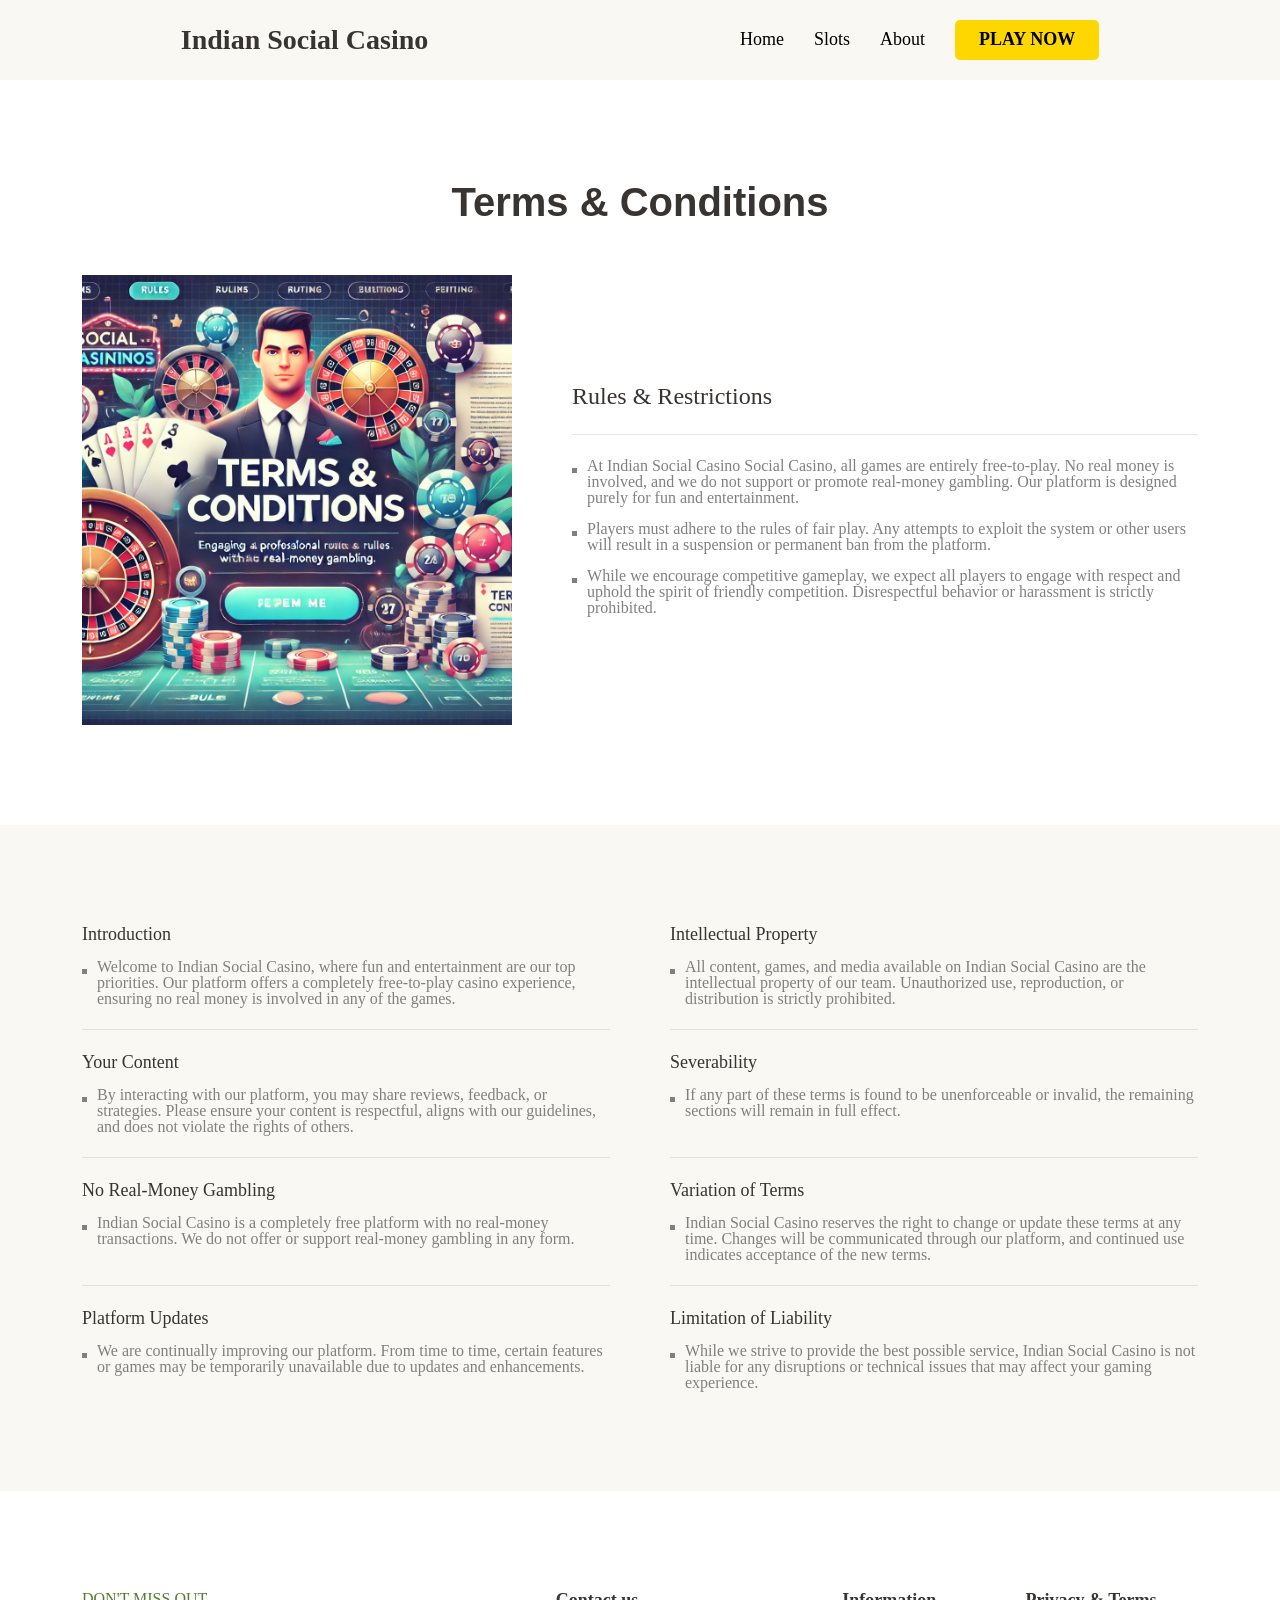
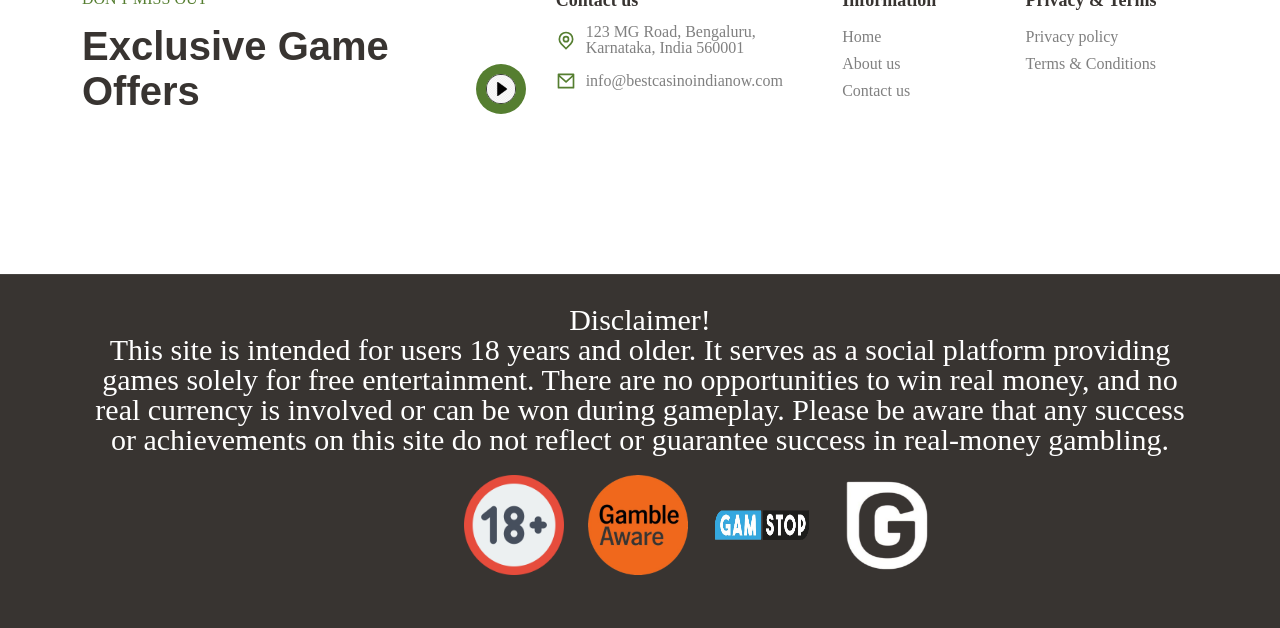
<file: terms/index.html>
<!DOCTYPE html>
<html lang="en">
    <head>
        <meta charset="utf-8">
        <meta name="description" content="Welcome to Indian Social Online Casino✓ Social Online Casino Games ✓  Selected by Indians ✓ Best Choices for 2024"/>
        <meta name="viewport" content="width=device-width, initial-scale=1">
        <!-- title -->
        <title>Indian Social Online Casino</title>
        <!-- favicon -->
        <link rel="icon" type="image/x-icon" href="../assets/img/logo/logo.png">
        <!-- bootstrap css -->
        <link rel="stylesheet" type="text/css" href="../assets/css/bootstrap.min.css">
        <link rel="stylesheet" type="text/css" href="../assets/css/bootstrap-icons.css">
        <!-- magnific-popup css -->
        <link rel="stylesheet" type="text/css" href="../assets/css/magnific-popup.css">
        <!-- fontawesome css -->
        <link rel="stylesheet" type="text/css" href="../assets/css/all.min.css">
        <!--fether css -->
        <link rel="stylesheet" type="text/css" href="../assets/css/feather.css">
        <!-- animate css -->
        <link rel="stylesheet" type="text/css" href="../assets/css/animate.min.css">
        <!-- owl-carousel css -->
        <link rel="stylesheet" type="text/css" href="../assets/css/owl.carousel.min.css">
        <link rel="stylesheet" type="text/css" href="../assets/css/owl.theme.default.min.css">
        <!-- swiper css -->
        <link rel="stylesheet" type="text/css" href="../assets/css/swiper-bundle.min.css">
        <!-- slick slider css -->
        <link rel="stylesheet" type="text/css" href="../assets/css/slick.css">
        <!-- collection css -->
        <link rel="stylesheet" type="text/css" href="../assets/css/collection.css">
        <!-- blog css -->
        <link rel="stylesheet" type="text/css" href="../assets/css/blog.css">
        <!-- other-pages css -->
        <link rel="stylesheet" type="text/css" href= "../assets/css/other-pages.css">
        <!-- product-page css -->
        <link rel="stylesheet" type="text/css" href="../assets/css/product-page.css">
        <!-- theme css -->
        <link rel="stylesheet" type="text/css" href="../assets/css/style.css">
        <link rel="stylesheet" href="../style.css">
    </head>
    <body>
        <!-- header start -->
        <header class="header">
            <div class="logo">
                <a href="../">Indian Social Casino</a>
            </div>
            <nav class="main-menu">
                <ul>
                    <li><a href="../">Home</a></li>
                    <li><a href="..#slots">Slots</a></li>
                    <li><a href="../about/">About</a></li>
                    <li><a href="..#slots" class="cta-button">Play Now</a></li>
                </ul>
            </nav>
        </header>
        <!-- header end -->


        <!-- main section start-->
        <main>
            <!-- terms-rules start -->
            <section class="terms-rules section-ptb ">
                <div class="container">
                    <div class="row">
                        <div class="col">
                            <!-- section title start -->
                            <div class="section-capture">
                                <div class="section-title">
                                    <h2><span>Terms & Conditions</span></h2>
                                </div>
                            </div>
                            <!-- section title end -->
                            <!-- Terms-banner-rules start -->
                            <div class="terms-banner-rules">
                                <div class="banner-wrap">
                                    <div class="banner-bgimg" style="background-image: url('../img/terms.webp');"></div>
                                    <div class="banner-img">
                                        <img src="../img/terms.webp" class="img-fluid" alt="Terms-&-conditions">
                                    </div>
                                </div>
                                <div class="rules-wrap">
                                    <h6>Rules & Restrictions</h6>
                                    <ul class="terms-ul">
                                        <li class="terms-li">
                                            <p>At Indian Social Casino Social Casino, all games are entirely free-to-play. No real money is involved, and we do not support or promote real-money gambling. Our platform is designed purely for fun and entertainment.</p>
                                        </li>
                                        <li class="terms-li">
                                            <p>Players must adhere to the rules of fair play. Any attempts to exploit the system or other users will result in a suspension or permanent ban from the platform.</p>
                                        </li>
                                        <li class="terms-li">
                                            <p>While we encourage competitive gameplay, we expect all players to engage with respect and uphold the spirit of friendly competition. Disrespectful behavior or harassment is strictly prohibited.</p>
                                        </li>
                                    </ul>
                                </div>
                            </div>
                            <!-- Terms-banner-rules end -->
                        </div>
                    </div>
                </div>
            </section>
            
            <!-- terms-rules end -->
            <!-- temrs-condition start -->
            <section class="temrs-condition section-ptb bg-color">
                <div class="container">
                    <div class="row">
                        <div class="col">
                            <div class="t-condition-block">
                                <ul class="condition-ul">
                                    <li>
                                        <h6>Introduction</h6>
                                        <p>Welcome to Indian Social Casino, where fun and entertainment are our top priorities. Our platform offers a completely free-to-play casino experience, ensuring no real money is involved in any of the games.</p>
                                    </li>
                                    <li>
                                        <h6>Intellectual Property</h6>
                                        <p>All content, games, and media available on Indian Social Casino are the intellectual property of our team. Unauthorized use, reproduction, or distribution is strictly prohibited.</p>
                                    </li>
                                    <li>
                                        <h6>Your Content</h6>
                                        <p>By interacting with our platform, you may share reviews, feedback, or strategies. Please ensure your content is respectful, aligns with our guidelines, and does not violate the rights of others.</p>
                                    </li>
                                    <li>
                                        <h6>Severability</h6>
                                        <p>If any part of these terms is found to be unenforceable or invalid, the remaining sections will remain in full effect.</p>
                                    </li>
                                    <li>
                                        <h6>No Real-Money Gambling</h6>
                                        <p>Indian Social Casino is a completely free platform with no real-money transactions. We do not offer or support real-money gambling in any form.</p>
                                    </li>
                                    <li>
                                        <h6>Variation of Terms</h6>
                                        <p>Indian Social Casino reserves the right to change or update these terms at any time. Changes will be communicated through our platform, and continued use indicates acceptance of the new terms.</p>
                                    </li>
                                    <li>
                                        <h6>Platform Updates</h6>
                                        <p>We are continually improving our platform. From time to time, certain features or games may be temporarily unavailable due to updates and enhancements.</p>
                                    </li>
                                    <li>
                                        <h6>Limitation of Liability</h6>
                                        <p>While we strive to provide the best possible service, Indian Social Casino is not liable for any disruptions or technical issues that may affect your gaming experience.</p>
                                    </li>
                                </ul>
                            </div>
                        </div>
                    </div>
                </div>
            </section>
        </main>
        <!-- main section end-->
        <!-- footer start -->
        <div class="footer-area section-ptb">
            <div class="container">
                <div class="row">
                    <div class="col">
                        <div class="footer-list">
                            <ul class="footer-ul">
                                <li class="footer-li deal-block">
                                    <div class="footer-deal">
                                        <div class="section-capture">
                                            <div class="section-title">
                                                <span class="sub-title">Don't Miss Out</span>
                                                <h2>Exclusive Game Offers</h2>
                                            </div>
                                            <div class="deal-button">
                                                <a href="..#slots" class="deal-btn">
                                                    <img src="/img/play.png" style="width: 30px; height: 30px; border-radius: 50%;">
                                                </a>
                                            </div>
                                        </div>
                                    </div>
                                </li>
                                <li class="footer-li footer-contact">
                                    <ul class="ftlist-ul">
                                        <li class="ftlist-li">
                                            <h2 class="ftlist-title">Contact us</h2>
                                            <a data-bs-toggle="collapse" href="..#slots" class="ftlist-title">
                                                <span>Contact us</span>
                                                <span><i class="fa-solid fa-plus"></i></span>
                                            </a>
                                            <ul class="ftcontact-ul collapse" id="footer-contact">
                                                <li class="ftcontact-li">
                                                    <div class="ft-contact-add">
                                                        <span class="info-icon">
                                                            <svg xmlns="http://www.w3.org/2000/svg" width="1em" height="1em" viewBox="0 0 24 24">
                                                                <path fill="currentColor" d="m12 20.9l4.95-4.95a7 7 0 1 0-9.9 0zm0 2.828l-6.364-6.364a9 9 0 1 1 12.728 0zM12 13a2 2 0 1 0 0-4a2 2 0 0 0 0 4m0 2a4 4 0 1 1 0-8a4 4 0 0 1 0 8"/>
                                                            </svg>
                                                        </span>
                                                        <div class="info-block">
                                                            <p>123 MG Road, Bengaluru,</p>
                                                            <p>Karnataka, India 560001</p>
                                                        </div>
                                                    </div>
                                                </li>
                                                <li class="ftcontact-li">
                                                    <div class="ft-contact-add">
                                                        <span class="info-icon">
                                                            <svg xmlns="http://www.w3.org/2000/svg" width="1em" height="1em" viewBox="0 0 24 24">
                                                                <path fill="currentColor" d="M3 3h18a1 1 0 0 1 1 1v16a1 1 0 0 1-1 1H3a1 1 0 0 1-1-1V4a1 1 0 0 1 1-1m17 4.238l-7.928 7.1L4 7.216V19h16zM4.511 5l7.55 6.662L19.502 5z"/>
                                                            </svg>
                                                        </span>
                                                        <div class="info-block">
                                                            <a href="mailto:info@bestcasinoindianow.com" class="ft-contact-address">info@bestcasinoindianow.com</a>
                                                        </div>
                                                    </div>
                                                </li>
                                            </ul>
                                        </li>
                                    </ul>
                                </li>
                                <li class="footer-li">
                                    <div class="menu-content">
                                        <ul class="ftlist-ul">
                                            <li class="ftlist-li">
                                                <h2 class="ftlist-title">Information</h2>
                                                <a data-bs-toggle="collapse" href="#footer-information" class="ftlist-title">
                                                    <span>Information</span>
                                                    <span><i class="fa-solid fa-plus"></i></span>
                                                </a>
                                                <ul class="ftlink-ul collapse" id="footer-information">
                                                    <li class="ftlink-li">
                                                        <a href="../">Home</a>
                                                    </li>
                                                    <li class="ftlink-li">
                                                        <a href="../about/">About us</a>
                                                    </li>
                                                    <li class="ftlink-li">
                                                        <a href="../contact/">Contact us</a>
                                                    </li>
                                                </ul>
                                            </li>
                                        </ul>
                                    </div>
                                </li>
                                <li class="footer-li">
                                    <div class="menu-content">
                                        <ul class="ftlist-ul">
                                            <li class="ftlist-li">
                                                <h2 class="ftlist-title">Privacy & Terms</h2>
                                                <a data-bs-toggle="collapse" href="#footer-privacy" class="ftlist-title">
                                                    <span>Privacy & Terms</span>
                                                    <span><i class="fa-solid fa-plus"></i></span>
                                                </a>
                                                <ul class="ftlink-ul collapse" id="footer-privacy">
        
                                                    <li class="ftlink-li">
                                                        <a href="../privacy/">Privacy policy</a>
                                                    </li>
                                                    <li class="ftlink-li">
                                                        <a href="../terms/">Terms & Conditions</a>
                                                    </li>
                                                </ul>
                                            </li>
                                        </ul>
                                    </div>
                                </li>
                            </ul>
                        </div>
                    </div> 
                </div>
            </div>
        </div>
                <!-- footer end -->
        
        
                <!-- footer-copyright start -->
                <footer class="ft-copyright-area bt">
                    <div class="container">
                        <div class="row">
                            <div class="col">
                                <div class="ft-copyright">
                                    <h2 style="color: #ffffff; font-size: 30px; text-align: center;">Disclaimer!</h2>
                                    <p style="color: #ffffff; font-size: 30px; text-align: center; margin-bottom: 20px;">This site is intended for users 18 years and older.
                                        It serves as a social platform providing games solely for free entertainment.
                                        There are no opportunities to win real money, and no real currency is involved or can be won during gameplay.
                                        Please be aware that any success or achievements on this site do not reflect or guarantee success in real-money gambling.</p>
                                    <ul class="ft-copryright-ul">
                                        <li class="ft-copryright-li ft-copyright-text">
                                        </li>
                                        <div class="responsible-gaming_footer">
                                            
                                            <a><img src="../img/18.png"></a>
                                            <a href="https://begambleaware.org"><img src="../img/begamble.png" alt="BeGambleAware"></a>
                                           <a href="https://www.gamstop.co.uk/"><img src="../img/gam-stop-removebg-preview.png" alt="GamStop"></a>
                                            <a href="https://www.gamcare.org.uk/"><img src="../img/gam-care.png" alt="GamCare"></a>
                                        </div>
                                    </ul>
                                </div>
                            </div>
                        </div>
                    </div>
                </footer>
        <!-- jquery js -->
        <script src="../assets/js/jquery-3.6.3.min.js"></script>
        <!-- bootstrap js -->
        <script src="../assets/js/popper.min.js"></script>
        <script src="../assets/js/bootstrap.min.js"></script>
        <!-- magnific-popup js -->
        <script src="../assets/js/jquery.magnific-popup.min.js"></script>
        <!-- owl-carousel js -->
        <script src="../assets/js/owl.carousel.min.js"></script>
        <!-- swiper-slider js -->
        <script src="../assets/js/swiper-bundle.min.js"></script>
        <!-- slick js -->
        <script src="../assets/js/slick.min.js"></script>
        <!-- waypoints js -->
        <script src="../assets/js/waypoints.min.js"></script>
        <!-- counter js -->
        <script src="../assets/js/counter.js"></script>
        <!-- main js -->
        <script src="../assets/js/main.js"></script>
    </body>
</html>
</file>
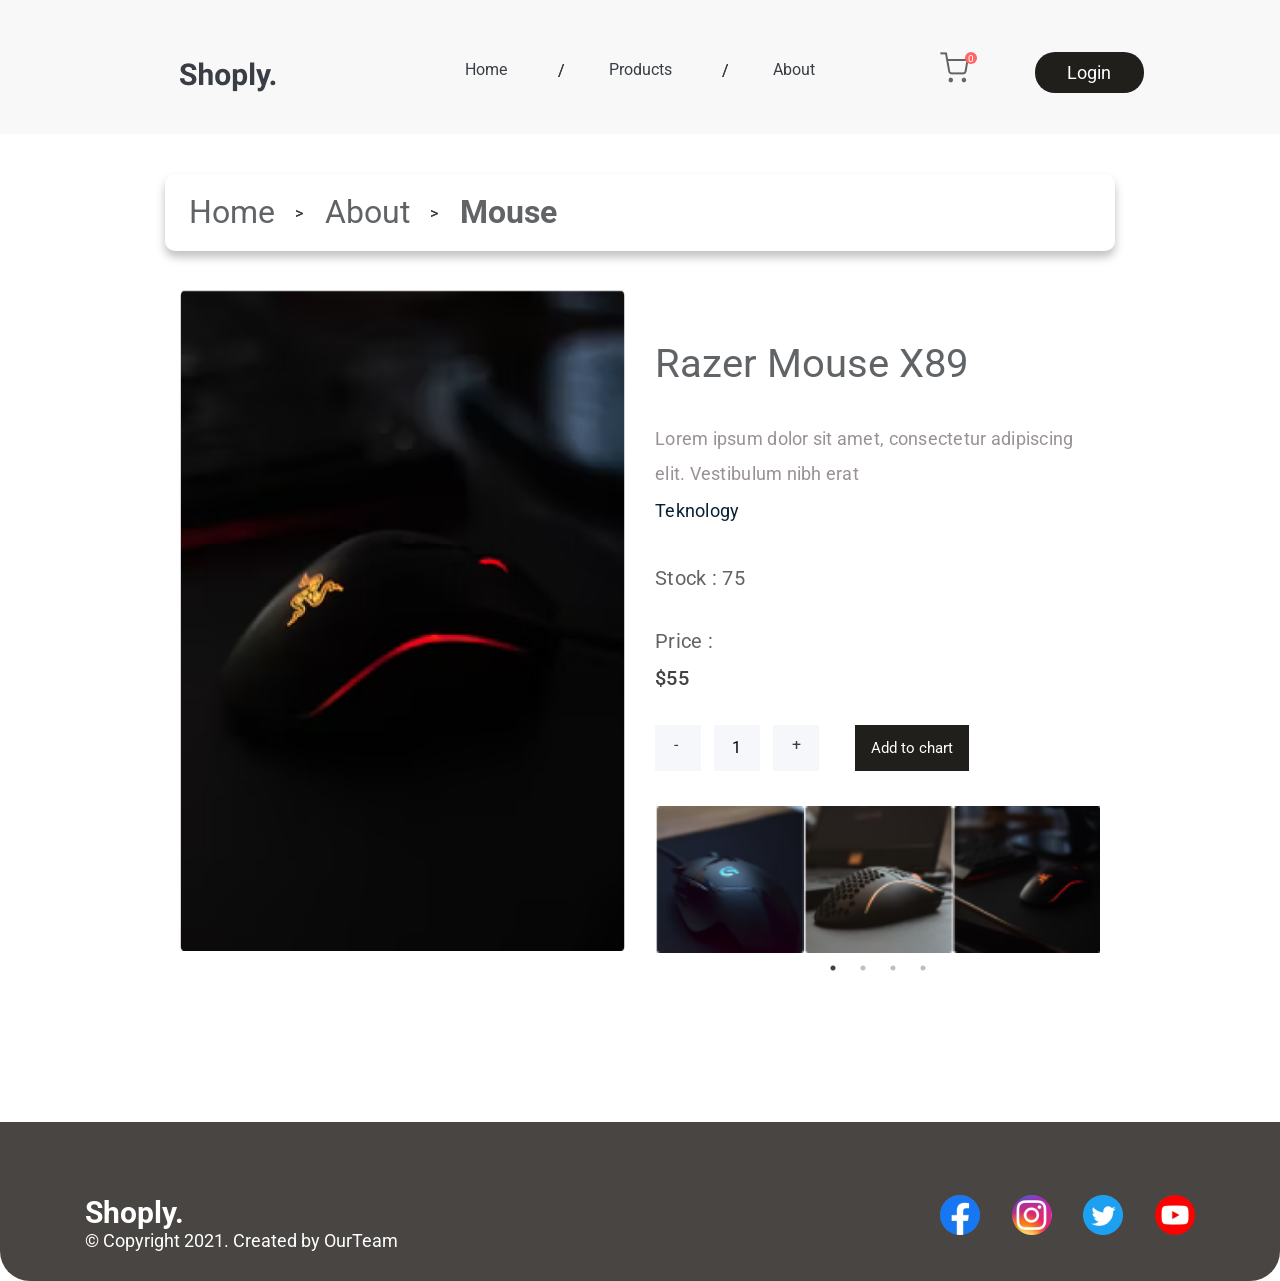
<file: detail/detail.html>
<!DOCTYPE html>
<html lang="ru">
<head>
    <meta charset="UTF-8">
    <meta name="viewport" content="width=device-width, initial-scale=1.0">
    <link rel="preconnect" href="https://fonts.googleapis.com">
    <link rel="preconnect" href="https://fonts.gstatic.com" crossorigin>
    <link href="https://fonts.googleapis.com/css2?family=Karla:ital,wght@0,300;0,400;0,700;1,200;1,500&family=Open+Sans:wght@300;400;500;600;700&family=Oswald:wght@200;400;700&family=Poppins:wght@300;400;500;700&family=Roboto:wght@300;400;500;700&display=swap" rel="stylesheet">
    <link rel="preconnect" href="https://fonts.googleapis.com">
    <link rel="preconnect" href="https://fonts.gstatic.com" crossorigin>
    <link href="https://fonts.googleapis.com/css2?family=Lato:ital,wght@0,300;0,400;0,700;1,700&display=swap" rel="stylesheet">
    <!-- Bootstrap CSS -->
    <link rel="stylesheet" href="https://cdn.jsdelivr.net/npm/bootstrap@4.6.1/dist/css/bootstrap.min.css" integrity="sha384-zCbKRCUGaJDkqS1kPbPd7TveP5iyJE0EjAuZQTgFLD2ylzuqKfdKlfG/eSrtxUkn" crossorigin="anonymous">
    <link rel="stylesheet" href="https://unpkg.com/aos@next/dist/aos.css" />
    <link rel="stylesheet" type="text/css" href="/slick/slick.css"/>
    <link rel="stylesheet" type="text/css" href="/slick/slick-theme.css"/>
    <link href="https://unpkg.com/aos@2.3.1/dist/aos.css" rel="stylesheet">
    <title>Shoply</title>
    <link rel="stylesheet" href="detail.css">
</head>
<body>
    <header class="main_header">
        <div class="container-fluid headd">
            <div class="container head">
                <div class="row">
                    <div class="col-lg-1 offset-1">
                        <a href="/">
                            <img class="logo" src="/images/Shoply..png">
                        </a>
                    </div>
                    <div class="col-lg-4 offset-2 navigation">
                        <ul>
                            <li><a href="/" class="home">Home</a></li>
                            <div class="slash1"><p></p></div>
                            <li><a href="#" class="products">Products</a></li>
                            <div class="slash2"><p></p></div>
                            <li><a href="/about/about.html" class="about">About</a></li>
                        </ul>
                    </div>
                    <div class="col-lg-1 offset-1">
                        <a href="/cart/cart.html">
                            <img class="cart" src="/images/shopping-cart 7.png">
                            <div class="design">
                                <p>0</p>
                            </div>
                        </a>
                    </div>
                    <div class="col-lg-1">
                        <a href="/login/login.html">
                            <p class="main_login" >Login</p>
                        </a>
                    </div>
                </div>
            </div>
        </div>
    </header>
    <header class="second_header">
        <div class="container-fluid header_bg">
            <div class="container">
                <div class="row">
                    <div class="col-4">
                        <a href="#" class="logo">
                            Shoply.
                        </a>
                    </div>
                    <div class="col-lg-2 offset-6">
                        <div class="burger-menu">
                            <input id="menu-toggle" type="checkbox" />
                            <label class="menu-btn" for="menu-toggle">
                              <span></span>
                            </label>
                         
                            <ul class="menubox">
                                    <li><a class="menu-item" href="#">Home</a></li>
                                    <li><a class="menu-item" href="#">About us</a></li>
                                    <li><a class="menu-item" href="#">Blog</a></li>
                                    <li><a class="menu-item" href="#">Articles</a></li>
                                    <li><a class="menu-item" href="#">Contacts</a></li>
                            </ul>
                          </div>
                    </div>
                </div>
            </div>
        </div>
    </header>
    
    <div class="container"  data-aos="zoom-in">
        <div class="row">
            <div class="col-lg-10 col-sm-12 offset-lg-1 navigation_panel">
                <a class="home_page" href="/">Home</a>
                <div class="bigger"><p></p></div>
                <a href="/about/about.html" class="home_page">About</a>
                <div class="bigger2"><p></p></div>
                <p class="page_about">Mouse</p>
            </div>
        </div>
    </div>
    <div class="container"  data-aos="zoom-in">
        <div class="row">
            <div class="col-lg-5 offset-1">
                <div class="slider-single">
                    <img class="big_png" src="/images/Rectangle 125.png">
                    <img class="big_png" src="/images/Rectangle 125.png">
                    <img class="big_png" src="/images/Rectangle 125.png">
                    <img class="big_png" src="/images/Rectangle 125.png">
                </div>
            </div>
            <div class="col-lg-5">
                <p class="name">Razer Mouse X89</p>
                <p class="discribe">Lorem ipsum dolor sit amet, consectetur adipiscing elit. Vestibulum nibh erat</p>
                <p class="teknology">Teknology</p>
                <p class="stock">Stock : 75</p>
                <p class="price">Price :</p>
                <p class="value">$55</p>
                    <div class="add_more">
                        <div class="minus">-</div>
                        <input type="text" class="value_2" value="1">
                        <div class="plus">+</div>
                        <a href="/cart/cart.html" class="add">Add to chart</a>
                    </div> 
                <div class="slider-nav small_pnj">
                        <img src="/images/Rectangle 1.png">
                            <img src="/images/Rectangle 2.png">
                            <img src="/images/Rectangle 3.png">
                            <img src="/images/Rectangle 4.png">
                </div>  
            </div>
        </div>
    </div>
    
    
    
    
    
    <footer>
        <div class="container-fluid main_footer">
            <div class="container footer_design">
                <div class="row">
                    <div class="col-lg-4">
                        <p class="footer_shoply">Shoply.</p>
                        <p class="copyright">© Copyright 2021. Created by OurTeam</p>
                    </div>
                    <div class="col-lg-3 offset-5 web">
                        <ul>
                            <li><a href="#"><img src="/images/Facebook.png"></a></li>
                            <li><a href="#"><img src="/images/Instagram.png"></a></li>
                            <li><a href="#"><img src="/images/Twitter.png"></a></li>
                            <li><a href="#"><img src="/images/Youtube.png"></a></li>
                        </ul>
                    </div>
                </div>
            </div>
        </footer>
        
        <script src="/libs/jquery-3.6.0.min.js"></script>
        <script src="https://unpkg.com/aos@2.3.1/dist/aos.js"></script>   
        <script type="text/javascript" src="/slick/slick.min.js"></script>
        <script src="/js/main2.js"></script>
        
    </body>
    </html>
</file>
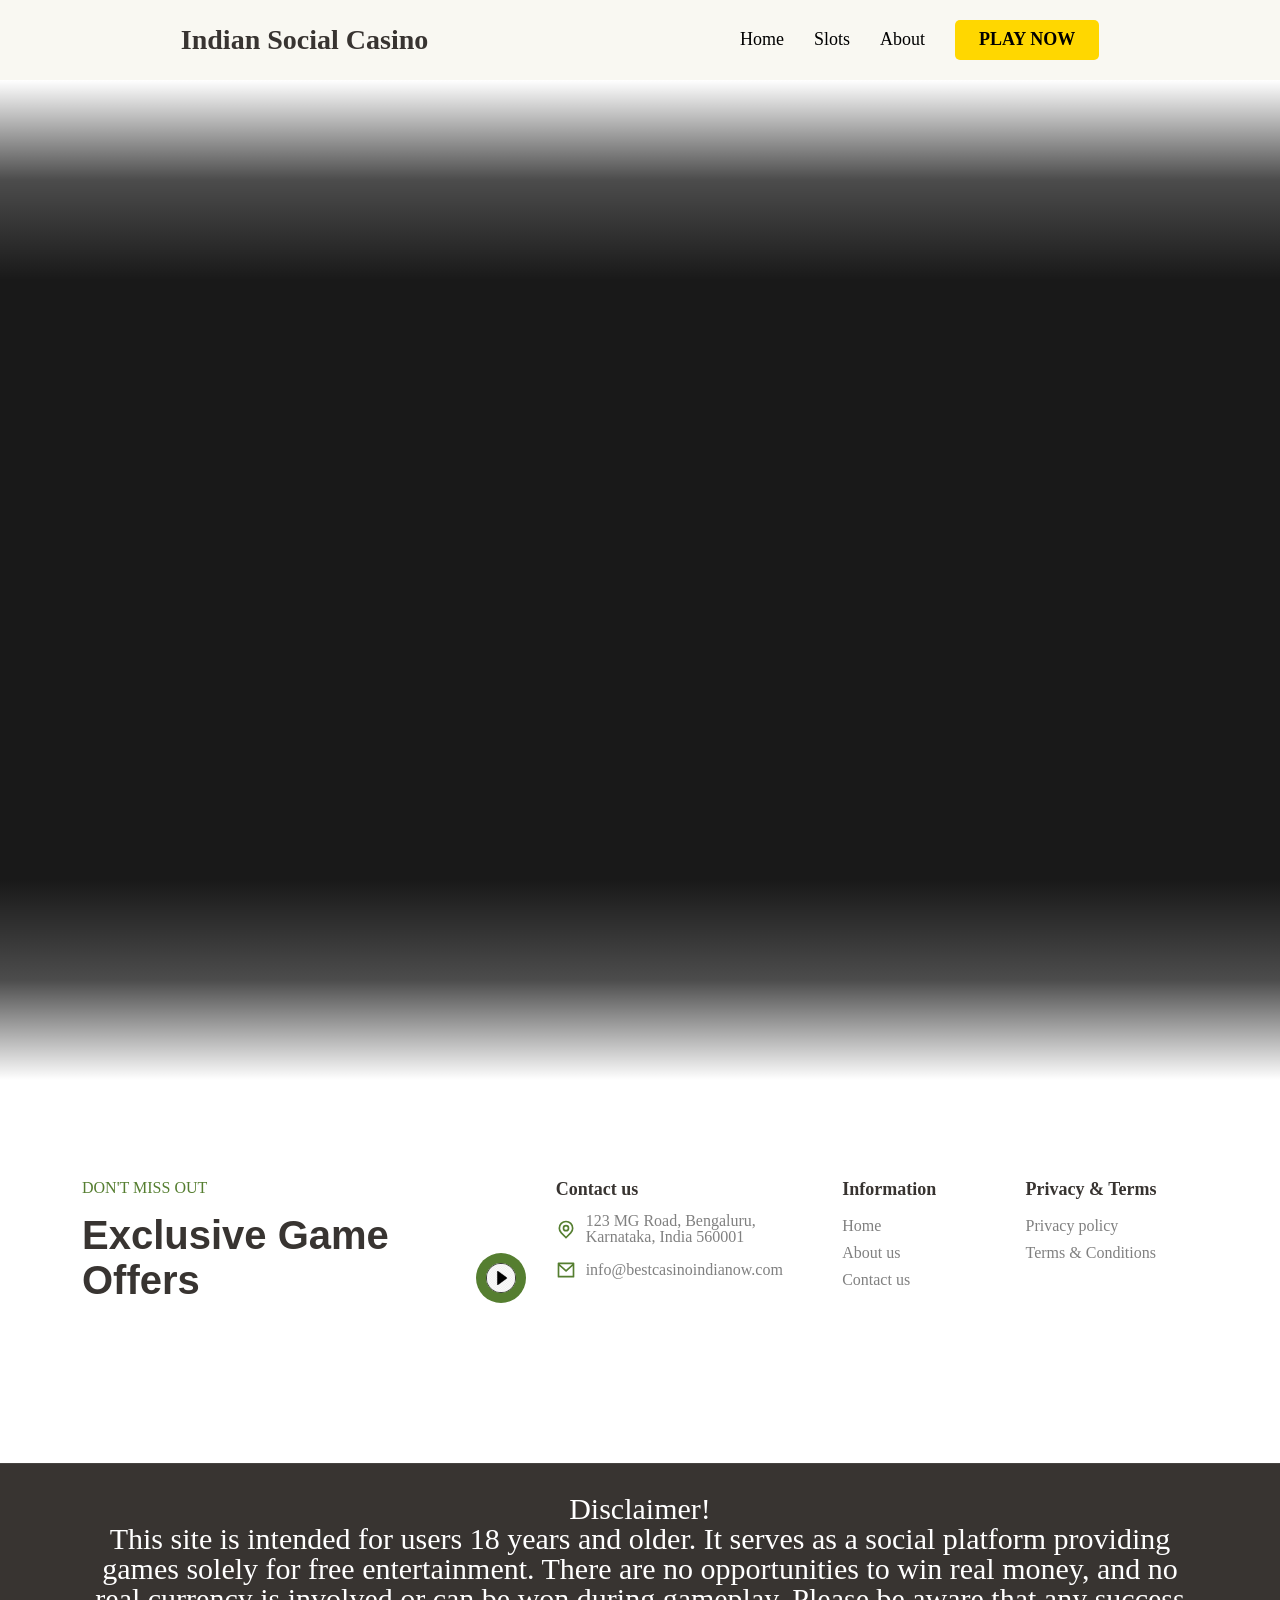
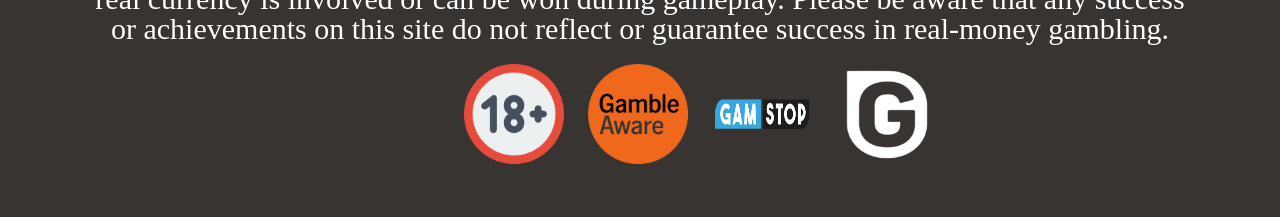
<file: games/games.html>
<!DOCTYPE html>
<html lang="en">
    <head>
        <meta charset="utf-8">
        <meta name="description" content="Welcome to Indian Social Online Casino✓ Social Online Casino Games ✓  Selected by Indians ✓ Best Choices for 2024"/>
        <meta name="viewport" content="width=device-width, initial-scale=1">
        <!-- title -->
        <title>Indian Social Online Casino</title>                          
        <!-- favicon -->
        <link rel="icon" type="image/x-icon" href="../assets/img/logo/logo.png">
        <!-- bootstrap css -->
        <link rel="stylesheet" type="text/css" href="../assets/css/bootstrap.min.css">
        <link rel="stylesheet" type="text/css" href="../assets/css/bootstrap-icons.css">
        <!-- magnific-popup css -->
        <link rel="stylesheet" type="text/css" href="../assets/css/magnific-popup.css">
        <!-- fontawesome css -->
        <link rel="stylesheet" type="text/css" href="../assets/css/all.min.css">
        <!--fether css -->
        <link rel="stylesheet" type="text/css" href="../assets/css/feather.css">
        <!-- animate css -->
        <link rel="stylesheet" type="text/css" href="../assets/css/animate.min.css">
        <!-- owl-carousel css -->
        <link rel="stylesheet" type="text/css" href="../assets/css/owl.carousel.min.css">
        <link rel="stylesheet" type="text/css" href="../assets/css/owl.theme.default.min.css">
        <!-- swiper css -->
        <link rel="stylesheet" type="text/css" href="../assets/css/swiper-bundle.min.css">
        <!-- slick slider css -->
        <link rel="stylesheet" type="text/css" href="../assets/css/slick.css">
        <!-- collection css -->
        <link rel="stylesheet" type="text/css" href="../assets/css/collection.css">
        <!-- blog css -->
        <link rel="stylesheet" type="text/css" href="../assets/css/blog.css">
        <!-- other-pages css -->
        <link rel="stylesheet" type="text/css" href= "../assets/css/other-pages.css">
        <!-- product-page css -->
        <link rel="stylesheet" type="text/css" href="../assets/css/product-page.css">
        <!-- style css -->
        <link rel="stylesheet" type="text/css" href="../assets/css/style.css">
        <link rel="stylesheet" href="../style.css">
    </head>
<body>
    <!-- Header -->
    <header class="header">
        <div class="logo">
            <a href="../">Indian Social Casino</a>
        </div>
        <nav class="main-menu">
            <ul>
                <li><a href="../">Home</a></li>
                <li><a href="..#slots">Slots</a></li>
                <li><a href="../about/">About</a></li>
                <li><a href="..#slots" class="cta-button">Play Now</a></li>
            </ul>
        </nav>
    </header>
    <div class="game_page">
        <div class="container">
            <iframe id="gameIframe" src="" frameborder="0" width="80%" height="80%"></iframe>
        </div>
    </div>
    <script>
        const urlParams = new URLSearchParams(window.location.search);
        const game = urlParams.get('game');

        const games = {
            sweet: 'https://demogamesfree.pragmaticplay.net/gs2c/openGame.do?gameSymbol=vs20fruitswx&websiteUrl=https%3A%2F%2Fdemogamesfree.pragmaticplay.net&jurisdiction=99&lobby_url=https%3A%2F%2Fwww.pragmaticplay.com%2Fen%2F',
            gates: 'https://demogamesfree.pragmaticplay.net/gs2c/openGame.do?gameSymbol=vs20olympx&websiteUrl=https%3A%2F%2Fdemogamesfree.pragmaticplay.net&jurisdiction=99&lobby_url=https%3A%2F%2Fwww.pragmaticplay.com%2Fen%2F',
            doghouse: 'https://demogamesfree.pragmaticplay.net/gs2c/openGame.do?gameSymbol=vs20doghouse2&websiteUrl=https%3A%2F%2Fdemogamesfree.pragmaticplay.net&jurisdiction=99&lobby_url=https%3A%2F%2Fwww.pragmaticplay.com%2Fen%2F',
            buffalo: 'https://demogamesfree.pragmaticplay.net/gs2c/openGame.do?gameSymbol=vs10bbbrlact&websiteUrl=https%3A%2F%2Fdemogamesfree.pragmaticplay.net&jurisdiction=99&lobby_url=https%3A%2F%2Fwww.pragmaticplay.com%2Fen%2F',
            dog: 'https://demogamesfree.pragmaticplay.net/gs2c/openGame.do?gameSymbol=vs20doghouse2&websiteUrl=https%3A%2F%2Fdemogamesfree.pragmaticplay.net&jurisdiction=99&lobby_url=https%3A%2F%2Fwww.pragmaticplay.com%2Fen%2F',
            bass: 'https://demogamesfree.pragmaticplay.net/gs2c/openGame.do?gameSymbol=vs10bbbrlact&websiteUrl=https%3A%2F%2Fdemogamesfree.pragmaticplay.net&jurisdiction=99&lobby_url=https%3A%2F%2Fwww.pragmaticplay.com%2Fen%2F',
            sugar: 'https://demogamesfree.pragmaticplay.net/gs2c/openGame.do?gameSymbol=vs20sugarrushx&websiteUrl=https%3A%2F%2Fdemogamesfree.pragmaticplay.net&jurisdiction=99&lobby_url=https%3A%2F%2Fwww.pragmaticplay.com%2Fen%2F',
            hand: 'https://demogamesfree.pragmaticplay.net/gs2c/openGame.do?gameSymbol=vs20midas2&websiteUrl=https%3A%2F%2Fdemogamesfree.pragmaticplay.net&jurisdiction=99&lobby_url=https%3A%2F%2Fwww.pragmaticplay.com%2Fen%2F',
            wildies: 'https://demogamesfree.pragmaticplay.net/gs2c/openGame.do?gameSymbol=vs25wildies&websiteUrl=https%3A%2F%2Fdemogamesfree.pragmaticplay.net&jurisdiction=99&lobby_url=https%3A%2F%2Fwww.pragmaticplay.com%2Fen%2F',
            buffalo: 'https://demogamesfree.pragmaticplay.net/gs2c/openGame.do?gameSymbol=vswaysbkingasc&websiteUrl=https%3A%2F%2Fdemogamesfree.pragmaticplay.net&jurisdiction=99&lobby_url=https%3A%2F%2Fwww.pragmaticplay.com%2Fen%2F'
        };

        if (games[game]) {
            document.getElementById('gameIframe').src = games[game];
        }
    </script>
    </body>
    <div class="footer-area section-ptb">
        <div class="container">
            <div class="row">
                <div class="col">
                    <div class="footer-list">
                        <ul class="footer-ul">
                            <li class="footer-li deal-block">
                                <div class="footer-deal">
                                    <div class="section-capture">
                                        <div class="section-title">
                                            <span class="sub-title">Don't Miss Out</span>
                                            <h2>Exclusive Game Offers</h2>
                                        </div>
                                        <div class="deal-button">
                                            <a href="..#slots" class="deal-btn">
                                                <img src="/img/play.png" style="width: 30px; height: 30px; border-radius: 50%;">
                                            </a>
                                        </div>
                                    </div>
                                </div>
                            </li>
                            <li class="footer-li footer-contact">
                                <ul class="ftlist-ul">
                                    <li class="ftlist-li">
                                        <h2 class="ftlist-title">Contact us</h2>
                                        <a data-bs-toggle="collapse" href="..#slots" class="ftlist-title">
                                            <span>Contact us</span>
                                            <span><i class="fa-solid fa-plus"></i></span>
                                        </a>
                                        <ul class="ftcontact-ul collapse" id="footer-contact">
                                            <li class="ftcontact-li">
                                                <div class="ft-contact-add">
                                                    <span class="info-icon">
                                                        <svg xmlns="http://www.w3.org/2000/svg" width="1em" height="1em" viewBox="0 0 24 24">
                                                            <path fill="currentColor" d="m12 20.9l4.95-4.95a7 7 0 1 0-9.9 0zm0 2.828l-6.364-6.364a9 9 0 1 1 12.728 0zM12 13a2 2 0 1 0 0-4a2 2 0 0 0 0 4m0 2a4 4 0 1 1 0-8a4 4 0 0 1 0 8"/>
                                                        </svg>
                                                    </span>
                                                    <div class="info-block">
                                                        <p>123 MG Road, Bengaluru,</p>
                                                        <p>Karnataka, India 560001</p>
                                                    </div>
                                                </div>
                                            </li>
                                            <li class="ftcontact-li">
                                                <div class="ft-contact-add">
                                                    <span class="info-icon">
                                                        <svg xmlns="http://www.w3.org/2000/svg" width="1em" height="1em" viewBox="0 0 24 24">
                                                            <path fill="currentColor" d="M3 3h18a1 1 0 0 1 1 1v16a1 1 0 0 1-1 1H3a1 1 0 0 1-1-1V4a1 1 0 0 1 1-1m17 4.238l-7.928 7.1L4 7.216V19h16zM4.511 5l7.55 6.662L19.502 5z"/>
                                                        </svg>
                                                    </span>
                                                    <div class="info-block">
                                                        <a href="mailto:info@bestcasinoindianow.com" class="ft-contact-address">info@bestcasinoindianow.com</a>
                                                    </div>
                                                </div>
                                            </li>
                                        </ul>
                                    </li>
                                </ul>
                            </li>
                            <li class="footer-li">
                                <div class="menu-content">
                                    <ul class="ftlist-ul">
                                        <li class="ftlist-li">
                                            <h2 class="ftlist-title">Information</h2>
                                            <a data-bs-toggle="collapse" href="#footer-information" class="ftlist-title">
                                                <span>Information</span>
                                                <span><i class="fa-solid fa-plus"></i></span>
                                            </a>
                                            <ul class="ftlink-ul collapse" id="footer-information">
                                                <li class="ftlink-li">
                                                    <a href="../">Home</a>
                                                </li>
                                                <li class="ftlink-li">
                                                    <a href="../about/">About us</a>
                                                </li>
                                                <li class="ftlink-li">
                                                    <a href="../contact/">Contact us</a>
                                                </li>
                                            </ul>
                                        </li>
                                    </ul>
                                </div>
                            </li>
                            <li class="footer-li">
                                <div class="menu-content">
                                    <ul class="ftlist-ul">
                                        <li class="ftlist-li">
                                            <h2 class="ftlist-title">Privacy & Terms</h2>
                                            <a data-bs-toggle="collapse" href="#footer-privacy" class="ftlist-title">
                                                <span>Privacy & Terms</span>
                                                <span><i class="fa-solid fa-plus"></i></span>
                                            </a>
                                            <ul class="ftlink-ul collapse" id="footer-privacy">
    
                                                <li class="ftlink-li">
                                                    <a href="../privacy/">Privacy policy</a>
                                                </li>
                                                <li class="ftlink-li">
                                                    <a href="../terms/">Terms & Conditions</a>
                                                </li>
                                            </ul>
                                        </li>
                                    </ul>
                                </div>
                            </li>
                        </ul>
                    </div>
                </div> 
            </div>
        </div>
    </div>
            <!-- footer end -->
    
    
            <!-- footer-copyright start -->
            <footer class="ft-copyright-area bt">
                <div class="container">
                    <div class="row">
                        <div class="col">
                            <div class="ft-copyright">
                                <h2 style="color: #ffffff; font-size: 30px; text-align: center;">Disclaimer!</h2>
                                <p style="color: #ffffff; font-size: 30px; text-align: center; margin-bottom: 20px;">This site is intended for users 18 years and older.
                                    It serves as a social platform providing games solely for free entertainment.
                                    There are no opportunities to win real money, and no real currency is involved or can be won during gameplay.
                                    Please be aware that any success or achievements on this site do not reflect or guarantee success in real-money gambling.</p>
                                <ul class="ft-copryright-ul">
                                    <li class="ft-copryright-li ft-copyright-text">
                                    </li>
                                    <div class="responsible-gaming_footer">
                                        
                                        <a><img src="../img/18.png"></a>
                                        <a href="https://begambleaware.org"><img src="../img/begamble.png" alt="BeGambleAware"></a>
                                       <a href="https://www.gamstop.co.uk/"><img src="../img/gam-stop-removebg-preview.png" alt="GamStop"></a>
                                        <a href="https://www.gamcare.org.uk/"><img src="../img/gam-care.png" alt="GamCare"></a>
                                    </div>
                                </ul>
                            </div>
                        </div>
                    </div>
                </div>
            </footer>
</file>
<file: assets/css/feather.css>
[class^="feather-"], [class*=" feather-"] {
	font-family: 'feather' !important;
	speak: none;
	font-style: normal;
	font-weight: normal;
	font-variant: normal;
	text-transform: none;
	line-height: 1;
	-webkit-font-smoothing: antialiased;
	-moz-osx-font-smoothing: grayscale;
}

.feather-activity:before {
	content: "\e900";
}
.feather-airplay:before {
	content: "\e901";
}
.feather-alert-circle:before {
	content: "\e902";
}
.feather-alert-octagon:before {
	content: "\e903";
}
.feather-alert-triangle:before {
	content: "\e904";
}
.feather-align-center:before {
	content: "\e905";
}
.feather-align-justify:before {
	content: "\e906";
}
.feather-align-left:before {
	content: "\e907";
}
.feather-align-right:before {
	content: "\e908";
}
.feather-anchor:before {
	content: "\e909";
}
.feather-aperture:before {
	content: "\e90a";
}
.feather-archive:before {
	content: "\e90b";
}
.feather-arrow-down:before {
	content: "\e90c";
}
.feather-arrow-down-circle:before {
	content: "\e90d";
}
.feather-arrow-down-left:before {
	content: "\e90e";
}
.feather-arrow-down-right:before {
	content: "\e90f";
}
.feather-arrow-left:before {
	content: "\e910";
}
.feather-arrow-left-circle:before {
	content: "\e911";
}
.feather-arrow-right:before {
	content: "\e912";
}
.feather-arrow-right-circle:before {
	content: "\e913";
}
.feather-arrow-up:before {
	content: "\e914";
}
.feather-arrow-up-circle:before {
	content: "\e915";
}
.feather-arrow-up-left:before {
	content: "\e916";
}
.feather-arrow-up-right:before {
	content: "\e917";
}
.feather-at-sign:before {
	content: "\e918";
}
.feather-award:before {
	content: "\e919";
}
.feather-bar-chart:before {
	content: "\e91a";
}
.feather-bar-chart-2:before {
	content: "\e91b";
}
.feather-battery:before {
	content: "\e91c";
}
.feather-battery-charging:before {
	content: "\e91d";
}
.feather-bell:before {
	content: "\e91e";
}
.feather-bell-off:before {
	content: "\e91f";
}
.feather-bluetooth:before {
	content: "\e920";
}
.feather-bold:before {
	content: "\e921";
}
.feather-book:before {
	content: "\e922";
}
.feather-book-open:before {
	content: "\e923";
}
.feather-bookmark:before {
	content: "\e924";
}
.feather-box:before {
	content: "\e925";
}
.feather-briefcase:before {
	content: "\e926";
}
.feather-calendar:before {
	content: "\e927";
}
.feather-camera:before {
	content: "\e928";
}
.feather-camera-off:before {
	content: "\e929";
}
.feather-cast:before {
	content: "\e92a";
}
.feather-check:before {
	content: "\e92b";
}
.feather-check-circle:before {
	content: "\e92c";
}
.feather-check-square:before {
	content: "\e92d";
}
.feather-chevron-down:before {
	content: "\e92e";
}
.feather-chevron-left:before {
	content: "\e92f";
}
.feather-chevron-right:before {
	content: "\e930";
}
.feather-chevron-up:before {
	content: "\e931";
}
.feather-chevrons-down:before {
	content: "\e932";
}
.feather-chevrons-left:before {
	content: "\e933";
}
.feather-chevrons-right:before {
	content: "\e934";
}
.feather-chevrons-up:before {
	content: "\e935";
}
.feather-chrome:before {
	content: "\e936";
}
.feather-circle:before {
	content: "\e937";
}
.feather-clipboard:before {
	content: "\e938";
}
.feather-clock:before {
	content: "\e939";
}
.feather-cloud:before {
	content: "\e93a";
}
.feather-cloud-drizzle:before {
	content: "\e93b";
}
.feather-cloud-lightning:before {
	content: "\e93c";
}
.feather-cloud-off:before {
	content: "\e93d";
}
.feather-cloud-rain:before {
	content: "\e93e";
}
.feather-cloud-snow:before {
	content: "\e93f";
}
.feather-code:before {
	content: "\e940";
}
.feather-codepen:before {
	content: "\e941";
}
.feather-command:before {
	content: "\e942";
}
.feather-compass:before {
	content: "\e943";
}
.feather-copy:before {
	content: "\e944";
}
.feather-corner-down-left:before {
	content: "\e945";
}
.feather-corner-down-right:before {
	content: "\e946";
}
.feather-corner-left-down:before {
	content: "\e947";
}
.feather-corner-left-up:before {
	content: "\e948";
}
.feather-corner-right-down:before {
	content: "\e949";
}
.feather-corner-right-up:before {
	content: "\e94a";
}
.feather-corner-up-left:before {
	content: "\e94b";
}
.feather-corner-up-right:before {
	content: "\e94c";
}
.feather-cpu:before {
	content: "\e94d";
}
.feather-credit-card:before {
	content: "\e94e";
}
.feather-crop:before {
	content: "\e94f";
}
.feather-crosshair:before {
	content: "\e950";
}
.feather-database:before {
	content: "\e951";
}
.feather-delete:before {
	content: "\e952";
}
.feather-disc:before {
	content: "\e953";
}
.feather-dollar-sign:before {
	content: "\e954";
}
.feather-download:before {
	content: "\e955";
}
.feather-download-cloud:before {
	content: "\e956";
}
.feather-droplet:before {
	content: "\e957";
}
.feather-edit:before {
	content: "\e958";
}
.feather-edit-2:before {
	content: "\e959";
}
.feather-edit-3:before {
	content: "\e95a";
}
.feather-external-link:before {
	content: "\e95b";
}
.feather-eye:before {
	content: "\e95c";
}
.feather-eye-off:before {
	content: "\e95d";
}
.feather-facebook:before {
	content: "\e95e";
}
.feather-fast-forward:before {
	content: "\e95f";
}
.feather-feather:before {
	content: "\e960";
}
.feather-file:before {
	content: "\e961";
}
.feather-file-minus:before {
	content: "\e962";
}
.feather-file-plus:before {
	content: "\e963";
}
.feather-file-text:before {
	content: "\e964";
}
.feather-film:before {
	content: "\e965";
}
.feather-filter:before {
	content: "\e966";
}
.feather-flag:before {
	content: "\e967";
}
.feather-folder:before {
	content: "\e968";
}
.feather-folder-minus:before {
	content: "\e969";
}
.feather-folder-plus:before {
	content: "\e96a";
}
.feather-gift:before {
	content: "\e96b";
}
.feather-git-branch:before {
	content: "\e96c";
}
.feather-git-commit:before {
	content: "\e96d";
}
.feather-git-merge:before {
	content: "\e96e";
}
.feather-git-pull-request:before {
	content: "\e96f";
}
.feather-github:before {
	content: "\e970";
}
.feather-gitlab:before {
	content: "\e971";
}
.feather-globe:before {
	content: "\e972";
}
.feather-grid:before {
	content: "\e973";
}
.feather-hard-drive:before {
	content: "\e974";
}
.feather-hash:before {
	content: "\e975";
}
.feather-headphones:before {
	content: "\e976";
}
.feather-heart:before {
	content: "\e977";
}
.feather-help-circle:before {
	content: "\e978";
}
.feather-home:before {
	content: "\e979";
}
.feather-image:before {
	content: "\e97a";
}
.feather-inbox:before {
	content: "\e97b";
}
.feather-info:before {
	content: "\e97c";
}
.feather-instagram:before {
	content: "\e97d";
}
.feather-italic:before {
	content: "\e97e";
}
.feather-layers:before {
	content: "\e97f";
}
.feather-layout:before {
	content: "\e980";
}
.feather-life-buoy:before {
	content: "\e981";
}
.feather-link:before {
	content: "\e982";
}
.feather-link-2:before {
	content: "\e983";
}
.feather-linkedin:before {
	content: "\e984";
}
.feather-list:before {
	content: "\e985";
}
.feather-loader:before {
	content: "\e986";
}
.feather-lock:before {
	content: "\e987";
}
.feather-log-in:before {
	content: "\e988";
}
.feather-log-out:before {
	content: "\e989";
}
.feather-mail:before {
	content: "\e98a";
}
.feather-map:before {
	content: "\e98b";
}
.feather-map-pin:before {
	content: "\e98c";
}
.feather-maximize:before {
	content: "\e98d";
}
.feather-maximize-2:before {
	content: "\e98e";
}
.feather-menu:before {
	content: "\e98f";
}
.feather-message-circle:before {
	content: "\e990";
}
.feather-message-square:before {
	content: "\e991";
}
.feather-mic:before {
	content: "\e992";
}
.feather-mic-off:before {
	content: "\e993";
}
.feather-minimize:before {
	content: "\e994";
}
.feather-minimize-2:before {
	content: "\e995";
}
.feather-minus:before {
	content: "\e996";
}
.feather-minus-circle:before {
	content: "\e997";
}
.feather-minus-square:before {
	content: "\e998";
}
.feather-monitor:before {
	content: "\e999";
}
.feather-moon:before {
	content: "\e99a";
}
.feather-more-horizontal:before {
	content: "\e99b";
}
.feather-more-vertical:before {
	content: "\e99c";
}
.feather-move:before {
	content: "\e99d";
}
.feather-music:before {
	content: "\e99e";
}
.feather-navigation:before {
	content: "\e99f";
}
.feather-navigation-2:before {
	content: "\e9a0";
}
.feather-octagon:before {
	content: "\e9a1";
}
.feather-package:before {
	content: "\e9a2";
}
.feather-paperclip:before {
	content: "\e9a3";
}
.feather-pause:before {
	content: "\e9a4";
}
.feather-pause-circle:before {
	content: "\e9a5";
}
.feather-percent:before {
	content: "\e9a6";
}
.feather-phone:before {
	content: "\e9a7";
}
.feather-phone-call:before {
	content: "\e9a8";
}
.feather-phone-forwarded:before {
	content: "\e9a9";
}
.feather-phone-incoming:before {
	content: "\e9aa";
}
.feather-phone-missed:before {
	content: "\e9ab";
}
.feather-phone-off:before {
	content: "\e9ac";
}
.feather-phone-outgoing:before {
	content: "\e9ad";
}
.feather-pie-chart:before {
	content: "\e9ae";
}
.feather-play:before {
	content: "\e9af";
}
.feather-play-circle:before {
	content: "\e9b0";
}
.feather-plus:before {
	content: "\e9b1";
}
.feather-plus-circle:before {
	content: "\e9b2";
}
.feather-plus-square:before {
	content: "\e9b3";
}
.feather-pocket:before {
	content: "\e9b4";
}
.feather-power:before {
	content: "\e9b5";
}
.feather-printer:before {
	content: "\e9b6";
}
.feather-radio:before {
	content: "\e9b7";
}
.feather-refresh-ccw:before {
	content: "\e9b8";
}
.feather-refresh-cw:before {
	content: "\e9b9";
}
.feather-repeat:before {
	content: "\e9ba";
}
.feather-rewind:before {
	content: "\e9bb";
}
.feather-rotate-ccw:before {
	content: "\e9bc";
}
.feather-rotate-cw:before {
	content: "\e9bd";
}
.feather-rss:before {
	content: "\e9be";
}
.feather-save:before {
	content: "\e9bf";
}
.feather-scissors:before {
	content: "\e9c0";
}
.feather-search:before {
	content: "\e9c1";
}
.feather-send:before {
	content: "\e9c2";
}
.feather-server:before {
	content: "\e9c3";
}
.feather-settings:before {
	content: "\e9c4";
}
.feather-share:before {
	content: "\e9c5";
}
.feather-share-2:before {
	content: "\e9c6";
}
.feather-shield:before {
	content: "\e9c7";
}
.feather-shield-off:before {
	content: "\e9c8";
}
.feather-shopping-bag:before {
	content: "\e9c9";
}
.feather-shopping-cart:before {
	content: "\e9ca";
}
.feather-shuffle:before {
	content: "\e9cb";
}
.feather-sidebar:before {
	content: "\e9cc";
}
.feather-skip-back:before {
	content: "\e9cd";
}
.feather-skip-forward:before {
	content: "\e9ce";
}
.feather-slack:before {
	content: "\e9cf";
}
.feather-slash:before {
	content: "\e9d0";
}
.feather-sliders:before {
	content: "\e9d1";
}
.feather-smartphone:before {
	content: "\e9d2";
}
.feather-speaker:before {
	content: "\e9d3";
}
.feather-square:before {
	content: "\e9d4";
}
.feather-star:before {
	content: "\e9d5";
}
.feather-stop-circle:before {
	content: "\e9d6";
}
.feather-sun:before {
	content: "\e9d7";
}
.feather-sunrise:before {
	content: "\e9d8";
}
.feather-sunset:before {
	content: "\e9d9";
}
.feather-tablet:before {
	content: "\e9da";
}
.feather-tag:before {
	content: "\e9db";
}
.feather-target:before {
	content: "\e9dc";
}
.feather-terminal:before {
	content: "\e9dd";
}
.feather-thermometer:before {
	content: "\e9de";
}
.feather-thumbs-down:before {
	content: "\e9df";
}
.feather-thumbs-up:before {
	content: "\e9e0";
}
.feather-toggle-left:before {
	content: "\e9e1";
}
.feather-toggle-right:before {
	content: "\e9e2";
}
.feather-trash:before {
	content: "\e9e3";
}
.feather-trash-2:before {
	content: "\e9e4";
}
.feather-trending-down:before {
	content: "\e9e5";
}
.feather-trending-up:before {
	content: "\e9e6";
}
.feather-triangle:before {
	content: "\e9e7";
}
.feather-truck:before {
	content: "\e9e8";
}
.feather-tv:before {
	content: "\e9e9";
}
.feather-twitter:before {
	content: "\e9ea";
}
.feather-type:before {
	content: "\e9eb";
}
.feather-umbrella:before {
	content: "\e9ec";
}
.feather-underline:before {
	content: "\e9ed";
}
.feather-unlock:before {
	content: "\e9ee";
}
.feather-upload:before {
	content: "\e9ef";
}
.feather-upload-cloud:before {
	content: "\e9f0";
}
.feather-user:before {
	content: "\e9f1";
}
.feather-user-check:before {
	content: "\e9f2";
}
.feather-user-minus:before {
	content: "\e9f3";
}
.feather-user-plus:before {
	content: "\e9f4";
}
.feather-user-x:before {
	content: "\e9f5";
}
.feather-users:before {
	content: "\e9f6";
}
.feather-video:before {
	content: "\e9f7";
}
.feather-video-off:before {
	content: "\e9f8";
}
.feather-voicemail:before {
	content: "\e9f9";
}
.feather-volume:before {
	content: "\e9fa";
}
.feather-volume-1:before {
	content: "\e9fb";
}
.feather-volume-2:before {
	content: "\e9fc";
}
.feather-volume-x:before {
	content: "\e9fd";
}
.feather-watch:before {
	content: "\e9fe";
}
.feather-wifi:before {
	content: "\e9ff";
}
.feather-wifi-off:before {
	content: "\ea00";
}
.feather-wind:before {
	content: "\ea01";
}
.feather-x:before {
	content: "\ea02";
}
.feather-x-circle:before {
	content: "\ea03";
}
.feather-x-square:before {
	content: "\ea04";
}
.feather-youtube:before {
	content: "\ea05";
}
.feather-zap:before {
	content: "\ea06";
}
.feather-zap-off:before {
	content: "\ea07";
}
.feather-zoom-in:before {
	content: "\ea08";
}
.feather-zoom-out:before {
	content: "\ea09";
}
</file>
<file: assets/css/collection.css>
/*==============================
    collection-left/right css
==============================*/
/* collection-template css */
.main-content-wrap .pro-grli-wrapper.left-side-wrap, 
.main-content-wrap .pro-grli-wrapper.right-side-wrap {
    display: flex;
    flex-wrap: wrap;
    align-items: flex-start;
    margin: -30px -15px 0px;
}
.main-content-wrap .pro-grli-wrapper.left-side-wrap {
    flex-direction: row-reverse;
}
.main-content-wrap .pro-grli-wrapper.right-side-wrap {
    flex-direction: row;
}
.main-content-wrap .pro-grli-wrapper.left-side-wrap .pro-grli-wrap, 
.main-content-wrap .pro-grli-wrapper.right-side-wrap .pro-grli-wrap {
    margin: 30px 0px 0px;
    padding: 0px 15px;
}
.main-content-wrap .pro-grli-wrapper.left-side-wrap .pro-grli-wrap.product-grid, 
.main-content-wrap .pro-grli-wrapper.right-side-wrap .pro-grli-wrap.product-grid {
    width: 75%;
}
.main-content-wrap .pro-grli-wrapper.left-side-wrap .pro-grli-wrap.product-sidebar, 
.main-content-wrap .pro-grli-wrapper.right-side-wrap .pro-grli-wrap.product-sidebar {
    width: 25%;
}
@media (max-width: 1199px) {
    .main-content-wrap .pro-grli-wrapper.left-side-wrap .pro-grli-wrap.product-grid, 
    .main-content-wrap .pro-grli-wrapper.right-side-wrap .pro-grli-wrap.product-grid {
        width: 66.67%;
    }
    .main-content-wrap .pro-grli-wrapper.left-side-wrap .pro-grli-wrap.product-sidebar, 
    .main-content-wrap .pro-grli-wrapper.right-side-wrap .pro-grli-wrap.product-sidebar {
        width: 33.33%;
    }
}
@media (max-width: 991px) {
    .main-content-wrap .pro-grli-wrapper.left-side-wrap,
    .main-content-wrap .pro-grli-wrapper.right-side-wrap {
      margin: -30px 0px 0px;
    }
    .main-content-wrap .pro-grli-wrapper.left-side-wrap .pro-grli-wrap,
    .main-content-wrap .pro-grli-wrapper.right-side-wrap .pro-grli-wrap {
      margin: 0px;
      padding: 0px;
    }
    .main-content-wrap .pro-grli-wrapper.left-side-wrap .pro-grli-wrap.product-grid,
    .main-content-wrap .pro-grli-wrapper.right-side-wrap .pro-grli-wrap.product-grid {
      width: 100%;
    }
    .main-content-wrap .pro-grli-wrapper.left-side-wrap .pro-grli-wrap.product-sidebar,
    .main-content-wrap .pro-grli-wrapper.right-side-wrap .pro-grli-wrap.product-sidebar {
      width: unset;
    }
}

/************************************* product-sideba start *************************************/
/*==============================
    product-sidebar css
==============================*/
/* side-sidebar css */
.shop-sidebar-inner form .shop-sidebar {
    margin: 28px 0px 0px;
    padding: 28px 0px 0px;
    border-top: 1px solid var(--border-color);
}
.shop-sidebar-inner form .shop-sidebar:first-child {
    margin: 0px;
    padding: 0px;
    border-top: none;
}
.shop-sidebar-inner .shop-sidebar.shop-collection {
    margin-bottom: 30px;
    padding: 0px 0px 30px;
    border-bottom: 1px solid var(--border-color);
}

/* side-sidebar shop-title css */
.shop-sidebar .shop-title {
    position: relative;
    font-size: 18px;
    line-height: 1;
}
.shop-sidebar a.shop-title-lg {
    display: none;
}

/*  shop-element css */
.shop-sidebar .shop-element {
    margin: 25px 0px 0px;
}
.shop-sidebar .shop-element.collapse:not(.show) {
    display: block;
}
@media (max-width: 991px) {
    .shop-sidebar-inner form .shop-sidebar:first-child {
        margin: 20px 0px 0px;
        padding: 28px 0px 0px;
        border-top: 1px solid var(--border-color);
    }
    .shop-sidebar a.shop-title-lg {
        display:  flex;
        justify-content: space-between;
    }
    .shop-sidebar .shop-title {
        display: none;
    }
    .shop-sidebar a.shop-title-lg[aria-expanded="true"] {
        color: var(--primary-font-color);
    }
    .shop-sidebar a.shop-title-lg[aria-expanded=true] i {
        -webkit-transform: rotate(180deg);
        -o-transform: rotate(180deg);
        transform: rotate(180deg);
    }
    .shop-sidebar .shop-element.collapse:not(.show) {
        display: none;
    }
}
  
/*==============================
    shop-element css css
==============================*/
.shop-sidebar .shop-element ul.brand-ul {
    max-height: 257px;
    overflow-y: auto;
}
.shop-sidebar .shop-element ul.brand-ul li.cat-checkbox {
    padding: 14px 0px 0px;
}
.shop-sidebar .shop-element ul.brand-ul li.cat-checkbox:first-child {
    padding: 0px;
}

/*  side-sidebar checkbox css */
.shop-sidebar .shop-element ul.brand-ul li.cat-checkbox .checkbox-label {
    color: var(--paragraph-font-color);
    font-size: 16px;
    display: flex;
    align-items: center;
    justify-content: space-between;
    position: relative;
    padding: 0px 10px 0px 25px;
    -webkit-transition: all 0s ease-in-out 0s;
    -o-transition: all 0s ease-in-out 0s;
    transition: all 0s ease-in-out 0s;
}
.shop-sidebar .shop-element ul.brand-ul li.cat-checkbox label.checkbox-label {
    margin-bottom: 0px;
}
.shop-sidebar .shop-element ul.brand-ul li.cat-checkbox .checkbox-label span.check-name {
    color: var(--paragraph-font-color);
    width: 100%;
    text-overflow: ellipsis;
    white-space: nowrap;
    overflow: hidden;
}
.shop-sidebar .shop-element ul.brand-ul li.cat-checkbox input.cust-checkbox, 
.shop-sidebar .shop-element ul.brand-ul li.cat-checkbox .checkbox-label input.cust-checkbox {
    position: absolute;
    opacity: 0;
    cursor: pointer;
    width: 0;
    height: 0;
}

/* sidebar check-box css */
.shop-sidebar .shop-element ul.brand-ul li.cat-checkbox .checkbox-label .cust-check {
    position: absolute;
    left: 0px;
    width: 17px;
    height: 17px;
    background-color: var(--body-bgcolor);
    display: flex;
    align-items: center;
    justify-content: center;
    border: 1px solid var(--border-color);
    border-radius: var(--border-radius);
    overflow: hidden;
}
.shop-sidebar .shop-element ul.brand-ul li.cat-checkbox .checkbox-label .cust-check::after {
    display: none;
    content: "\F26E";
    font-family: bootstrap-icons !important;
    color: var(--font-color-header);
    font-size: 16px;
}
.shop-sidebar .shop-element ul.brand-ul li.cat-checkbox:hover .checkbox-label span.cust-check::after, 
.shop-sidebar .shop-element ul.brand-ul li.cat-checkbox .checkbox-label input.cust-checkbox:checked ~ span.cust-check::after {
    display: block;
}

/* filter side-sidebar checkbox disable css */
.shop-sidebar .shop-element ul.brand-ul li.cat-checkbox .checkbox-label input.cust-checkbox[disabled] ~ span.filter-name,
.shop-sidebar .shop-element ul.brand-ul li.cat-checkbox .checkbox-label input.cust-checkbox[disabled] ~ span.count-check,
.shop-sidebar .shop-element ul.brand-ul li.cat-checkbox .checkbox-label input.cust-checkbox[disabled] ~ span.cust-check::after {
    opacity: 0.5;
}
.shop-sidebar .shop-element ul.brand-ul li.cat-checkbox .checkbox-label input.cust-checkbox[disabled] ~ span.cust-check {
    cursor: not-allowed;
}

/*==============================
    filter-element css
==============================*/
.shop-sidebar .filter-element {
    margin: 30px 0px 0px;
}
.shop-sidebar .filter-element.collapse:not(.show) {
    display: block;
}
.shop-sidebar .filter-element ul.scrollbar {
    max-height: 257px;
    overflow-y: auto;
}
.shop-sidebar .filter-element ul.scrollbar li {
    padding: 15px 0px 0px;
}
.shop-sidebar .filter-element ul.scrollbar li:first-of-type {
    padding: 0px;
}

/* filter-element side-sidebar checkbox css */
.shop-sidebar .filter-element ul.scrollbar li .cust-checkbox-label {
    color: var(--paragraph-font-color);
    font-size: 16px;
    display: flex;
    align-items: center;
    justify-content: space-between;
    position: relative;
    padding: 0px 0px 0px 25px;
    cursor: pointer;
    -webkit-user-select: none;
    -moz-user-select: none;
    -ms-user-select: none;
    user-select: none;
    -webkit-transition: all 0s ease-in-out 0s;
    -o-transition: all 0s ease-in-out 0s;
    transition: all 0s ease-in-out 0s;
}
.shop-sidebar .filter-element ul.scrollbar li label.cust-checkbox-label {
    margin: 0px;
}
.shop-sidebar .filter-element ul.scrollbar li .cust-checkbox-label span.filter-name {
    color: var(--paragraph-font-color);
    width: 100%;
    text-overflow: ellipsis;
    white-space: nowrap;
    overflow: hidden;
}
.shop-sidebar .filter-element ul.scrollbar li input.cust-checkbox, 
.shop-sidebar .filter-element ul.scrollbar li .cust-checkbox-label input.cust-checkbox  {
    position: absolute;
    opacity: 0;
    cursor: pointer;
    width: 0;
    height: 0;
}
.shop-sidebar .filter-element ul.scrollbar li .cust-checkbox-label .cust-check {
    position: absolute;
    left: 0px;
    width: 17px;
    height: 17px;
    background-color: var(--body-bgcolor);
    display: flex;
    align-items: center;
    justify-content: center;
    border: 1px solid var(--border-color);
    border-radius: var(--border-radius);
    overflow: hidden;
}
.shop-sidebar .filter-element ul.scrollbar li .cust-checkbox-label .cust-check::after {
    display: none;
    content: "\F26E";
    font-family: bootstrap-icons !important;
    color: var(--font-color-header);
    font-size: 16px;
}
.shop-sidebar .filter-element ul.scrollbar li:hover .cust-checkbox-label span.cust-check::after, 
.shop-sidebar .filter-element ul.scrollbar li .cust-checkbox-label input.cust-checkbox:checked ~ span.cust-check::after {
    display: block;
}

/* filter side-sidebar checkbox disable css */
.shop-sidebar .filter-element ul.scrollbar li .cust-checkbox-label input.cust-checkbox[disabled] ~ span.filter-name,
.shop-sidebar .filter-element ul.scrollbar li .cust-checkbox-label input.cust-checkbox[disabled] ~ span.count-check,
.shop-sidebar .filter-element ul.scrollbar li .cust-checkbox-label input.cust-checkbox[disabled] ~ span.cust-check::after {
    opacity: 0.5;
}
.shop-sidebar .filter-element ul.scrollbar li .cust-checkbox-label input.cust-checkbox[disabled] ~ span.cust-check {
    cursor: not-allowed;
}

/* sidebar-filter css */
.shop-sidebar .filter-info {
    position: relative;
    display: flex;
    align-items: center;
    justify-content: space-between;
    margin: 21px 0px 0px;
}
.shop-sidebar.sidebar-filter .filter-info {
    margin: 22px 0px 0px;
}   
.shop-sidebar .filter-info span {
    color: var(--paragraph-font-color);
}

/* loading-spinner css */
.shop-sidebar .filter-info .loading-spinner {
    display: none;
    width: 20px;
    position: absolute;
    right: 0px;
    bottom: 50%;
    transform: translateY(50%);
}
.shop-sidebar .filter-info .loading-spinner svg.spinner {
    animation: spin 1s linear infinite;
}
.shop-sidebar .filter-info .loading-spinner svg.spinner circle.path {
    stroke: var(--heading-font-color);
    stroke-dashoffset: 0;
    stroke-dasharray: 280;
    transform-origin: center;
    animation: dash 1s ease-in-out infinite;
}

/* sidebar reset css */
 .shop-sidebar .filter-info a {
    color: var(--paragraph-font-color);
    border-bottom: 1px solid ;
    opacity: 0.7;
}
.shop-sidebar .filter-info a:hover {
    opacity: 1;
} 

/*=====================================
   sidebar price css
======================================*/
/* sidebar price css */
.shop-sidebar-inner form .shop-sidebar.sidebar-price {
    margin: 24px 0px 0px;
}
.shop-sidebar .price-wrap {
    margin: 31px 0px 0px;
}
.shop-sidebar .price-wrap.collapse:not(.show) {
    display: block;
}
.shop-sidebar .price-wrap .price-range {
    display: block;
}
.shop-sidebar .price-wrap .price-range .price-range-group {
    position: relative;
    margin: 0px 0px 29px;
}
.shop-sidebar .price-wrap .price-range .group-range {
    --range-min: .0%;
    --range-max: 100.0%;
    height: 2px;
    background: linear-gradient(to right, var(--heading-font-color), var(--heading-font-color), var(--heading-font-color), var(--heading-font-color));
}

/* price-input-group css */
.shop-sidebar .price-wrap .price-range .price-input-group {
    display: flex;
    align-items: center;
}
.shop-sidebar .price-wrap .price-range .price-input-group .price-range-input {
    flex: 1 0 0;
    min-width: 0px;
}
.shop-sidebar .price-wrap .price-range .price-input-group .input-price {
    position: relative;
    color: var(--paragraph-font-color);
    display: flex;
    align-items: center;
    justify-content: space-between;
    padding: 10px 15px;
    background-color: var(--body-bgcolor);
    border: 1px solid var(--border-color);
    border-radius: var(--border-radius);
}
.shop-sidebar .price-wrap .price-range .price-input-group .input-price label.label-text {
    color: var(--paragraph-font-color);
    font-size: 12px;
    position: absolute;
    top: 0px;
    left: 0px;
    transform: translateY(-100%);
    margin-bottom: 0px;
    opacity: 0.7;
}
.shop-sidebar .price-wrap .price-range .price-input-group .input-price span.price-value {
    font-size: 16px;
}
.shop-sidebar .price-wrap .price-range .price-input-group .input-price .price-field {
    font-size: 16px;
    width: 100%;
    text-align: end;
    border: none;
    -webkit-appearance: none;
    -moz-appearance: none;
    appearance: none;
}

/* price-range-delimeter */
.shop-sidebar .price-wrap .price-range .price-range-delimeter {
    color: var(--heading-font-color);
    font-size: 16px;
    margin: 0px 10px;
}

/* range css */
.shop-sidebar .price-wrap .price-range .range {
    width: 100%;
    padding: 0;
    border: none;
    -webkit-appearance: none;
    -moz-appearance: none;
    appearance: none;
}
.shop-sidebar .price-wrap .price-range .range::-webkit-slider-thumb {
    -webkit-appearance: none;
}
.shop-sidebar .price-wrap .price-range .range::-webkit-slider-thumb {
    height: 12px;
    width: 4px;
    background: var(--heading-font-color);
    transform: translateY(-5px);
    border-radius: var(--border-radius);
    box-shadow: 0px 0px 0px 2px var(--heading-font-color);
    cursor: pointer;
}
.shop-sidebar .price-wrap .price-range .range::-webkit-slider-runnable-track {
    width: 100%;
    height: 2px;
    background: var(--heading-font-color);
    cursor: pointer;
}
.shop-sidebar .price-wrap .price-range .range::-moz-range-thumb {
    height: 12px;
    width: 4px;
    background: var(--heading-font-color);
    border-radius: var(--border-radius);
    box-shadow: var(--box-shadow-outer);
}
.shop-sidebar .price-wrap .price-range .range::-moz-range-progress,
.shop-sidebar .price-wrap .price-range .range::-moz-range-track {
    width: 100%;
    height: 2px;
    cursor: pointer;
}
.shop-sidebar .price-wrap .price-range .range::-moz-range-progress {
    background-color: var(--heading-font-color);
}
.shop-sidebar .price-wrap .price-range .range::-moz-range-track {
    background-color: var(--border-color);
}

/* group-range css */
.shop-sidebar .price-wrap .price-range .group-range .range {
    height: 2px;
    vertical-align: top;
}
.shop-sidebar .price-wrap .price-range .group-range .range::-moz-range-thumb {
    pointer-events: auto;
}
.shop-sidebar .price-wrap .price-range .group-range .range:last-child {
    position: absolute;
    top: 0px;
    left: 0px;
}

/*  sidebar-open css */
.shop-sidebar-inner form .shop-sidebar.sidebar-open {
    margin: 30px 0px 0px;
}

/*==============================
    sidebar-wedget css
==============================*/
.shop-sidebar-inner form .shop-sidebar.sidebar-wedget {
    margin: 24px 0px 0px;
}

/*==============================
    sidebar banner css css
==============================*/
.sidebar-banner {
    margin: 24px 0px 0px;
}
.sidebar-banner.sidebar-without-banner {
    display: none;
}
.sidebar-banner a.sidebar-img {
    position: relative;
}
.sidebar-banner a.sidebar-img span {
    display: block;
}
.sidebar-banner a.sidebar-img span.sidebar-banner-icon {
    color: var(--body-bgcolor);
    font-size: 32px;
    position: absolute;
    bottom: 50%;
    left: 50%;
    transform: translate(-50%, 50%);
    height: 60px;
    width: 60px;
    display: flex;
    align-items: center;
    justify-content: center;
    z-index: 1;
    background-color: var(--primary-font-color);
    opacity: 0;
    visibility: hidden;
    border-radius: 100%;
    line-height: 0;
}
.sidebar-banner:hover a.sidebar-img span.sidebar-banner-icon {
    opacity: 1;
    visibility: visible;
}
.sidebar-banner a.sidebar-img span.sidebar-banner-icon:hover {
    color: var(--primary-font-color);
    background-color: var(--body-bgcolor);
}
.sidebar-banner a.sidebar-img span.sidebar-banner-icon,
.sidebar-banner a.sidebar-img span.sidebar-banner-icon:hover {
    -webkit-transition: all 0.3s ease-in-out 0s;
    -o-transition: all 0.3s ease-in-out 0s;
    transition: all 0.3s ease-in-out 0s;
}
@media (max-width: 991px) {
    .sidebar-banner {
        display: none;
    }
}

/*  close-button css */
.shop-sidebar-inner .filter-sidebar .close-sidebar.close-without {
    display: flex;
}
.shop-sidebar-inner .filter-sidebar .close-sidebar {
    display: none;
    color: var(--paragraph-font-color);
    font-size: 16px;
    position: absolute;
    top: 15px;
    right: 15px;
    line-height: 0;
}
.shop-sidebar-inner.collection .filter-sidebar.filter-sidebar,
.shop-sidebar-inner .filter-sidebar.filter-sidebar-without {
    position: fixed;
    top: 0;
    bottom: 0;
    left: -450px;
    width: 350px;
    max-width: calc(100% - 30px);
    padding: 30px 15px;
    background-color: var(--body-bgcolor);
    z-index: 3;
    overflow-y: auto;
    visibility: hidden;
    transform: translateX(-100%);
    -webkit-transition: all 0.3s ease-in-out;
    -o-transition: all 0.3s ease-in-out;
    transition: all 0.3s ease-in-out;
}
.shop-sidebar-inner.collection .filter-sidebar.filter-sidebar.active,
.shop-sidebar-inner .filter-sidebar.filter-sidebar-without.active {
    left: 0px;
    visibility: visible;
    transform: translateX(0);
}
.shop-sidebar-inner.collection .filter-sidebar.filter-sidebar,
.shop-sidebar-inner .filter-sidebar.filter-sidebar-without,
.shop-sidebar-inner.collection .filter-sidebar.filter-sidebar.active,
.shop-sidebar-inner .filter-sidebar.filter-sidebar-without.active {
    -webkit-transition: all 0.3s ease-in-out 0s;
    -o-transition: all 0.3s ease-in-out 0s;
    transition: all 0.3s ease-in-out 0s;
}
@media (max-width: 991px) {
    .shop-sidebar-inner .filter-sidebar .close-sidebar {
        display: flex; 
    }
    .shop-sidebar-inner .filter-sidebar {
        position: fixed;
        top: 0;
        bottom: 0;
        left: -450px;
        width: 350px;
        max-width: calc(100% - 30px);
        padding: 30px 15px;
        background-color: var(--body-bgcolor);
        z-index: 3;
        overflow-y: auto;
        visibility: hidden;
        transform: translateX(-100%);
        -webkit-transition: all 0.3s ease-in-out;
        -o-transition: all 0.3s ease-in-out;
        transition: all 0.3s ease-in-out;
    }
    .shop-sidebar-inner .filter-sidebar.active {
        left: 0px;
        visibility: visible;
        transform: translateX(0);
    }
    .shop-sidebar-inner .filter-sidebar,
    .shop-sidebar-inner .filter-sidebar.active {
        -webkit-transition: all 0.3s ease-in-out 0s;
        -o-transition: all 0.3s ease-in-out 0s;
        transition: all 0.3s ease-in-out 0s;
    }
}

/************************************* product-sidebar end *************************************/

/************************************* product-grid start **************************************/
.shop-page {
    background-color: var(--body-bgcolor);
}

/* title css */
.collection-img-wrap h6.st-title {
    font-size: 18px;
    position: relative;
    line-height: 1;
}

/* collection-info css */
.collection-img-wrap .collection-info {
    margin: 27px 0px 0px;
}

/*==============================
    shop top bar css
==============================*/
.shop-top-bar {
    display: flex;
    flex-wrap: wrap;
    align-items: center;
    justify-content: space-between;   
    margin: 27px 0px 0px;
    padding: 0px 0px 28px;
    border-bottom: 1px solid var(--border-color);
}

/* product-filter  css */
.shop-top-bar .product-filter {
    margin: 0px 15px 0px 0px;
    padding: 0px 15px 0px 0px;
    border-right: 2px solid var(--border-color);
}
.shop-top-bar.collection .product-filter.without-sidebar {
    display: none;
}
.shop-top-bar .product-filter button {
    color: var(--paragraph-font-color);
    display: flex;
    align-items: center;
    font-size: 16px;
    line-height: 0;
}
.shop-top-bar .product-filter button span {
    display: block;
    color: var(--paragraph-font-color);
    font-size: 14px;
    margin-left: 5px;
    font-weight: 600;
    line-height: 1;
}
.shop-top-bar .product-filter.without-sidebar {
    display: none;
}
.shop-top-bar.collection .product-filter.without-sidebar {
    display: block;
}
@media (max-width: 991px) {
    .shop-top-bar .product-filter.without-sidebar {
        display: block;
    }
}
@media (max-width: 479px) {
    .shop-top-bar .product-filter {
        margin: 0px;
        padding: 0px;
        border-right: none;
    }
}

/* product-view-mode  css */
.shop-top-bar .product-view-mode {
    display: flex;
    margin-right: auto;
}
.shop-top-bar .product-view-mode a.list-change-view {
    display: block;
    color: var(--paragraph-font-color);
    font-size: 18px;
    margin: 0px 15px 0px 0px;
    line-height: 0;
    -webkit-transition: all 0s ease-in-out 0s;
    -o-transition: all 0s ease-in-out 0s;
    transition: all 0s ease-in-out 0s;
}
.shop-top-bar .product-view-mode a.list-change-view.active {
    color: var(--primary-font-color);
}
.shop-top-bar .product-view-mode .list-change-view:last-child {
    margin: 0px;
}
.shop-top-bar .product-view-mode a.list-change-view i {
    display: block;
    line-height: 0;
}
@media (max-width: 479px) {
    .shop-top-bar .product-view-mode {
        margin-right: unset;
    }
}

/* product-short css */
.product-short {
    display: flex;
    align-items: center;
    position: relative;
}
.product-short label {
    color: var(--heading-font-color);
    margin: 0px;
    font-weight: 600;
    line-height: 1;
}
.product-short select {
    display: none;
    color: var(--paragraph-font-color);
    padding: 0px 20px 0px 15px;
    min-width: 200px;
    background-color: transparent;
    border: none;
    width: unset;
}
@media (max-width: 767px) {
    .product-short select {
        display: block;
    }
}
@media (max-width: 479px) {
    .product-short {
        width: 100%;
        margin: 24px 0px 0px;
        justify-content: flex-end;
    }
    .product-short label {
        max-width: 70px;
    }
    .product-short select {
        min-width: auto;
        width: calc(100% - 70px);
    }
}

/* short-title css */
.product-short a.short-title {
    color: var(--heading-font-color);
    min-width: 200px;
    display: flex;
    align-items: center;
    padding: 0px 0px 0px 15px;
    justify-content: space-between;
}
.product-short a.short-title:hover {
    color: var(--primary-font-color);
}
.product-short a.short-title span.sort-icon i {
    font-size: 12px;
    display: block;
    line-height: 0;
}
.product-short a.short-title span.sort-icon i::before {
    font-weight:  600!important;
}
.product-short a.short-title.short-title-lg {
    display: none;
}
.product-short ul.pro-ul.collapse:not(.show) {
    display: block;
}
.product-short ul.pro-ul  {
    position: absolute;
    top: 100%;
    left: 0;
    right: 0;
    z-index: 1;
    opacity: 0;
    visibility: hidden;
    padding: 10px 0px;
    overflow: hidden;
    background-color: var(--body-bgcolor);
    box-shadow: var(--box-shadow-outer);
    border-radius: var(--border-radius);
}
.product-short:hover ul.pro-ul  {
    opacity: 1;
    visibility: visible;
}
.product-short ul.pro-ul,
.product-short:hover ul.pro-ul  {
    -webkit-transition: all 0.3s ease-in-out 0s;
    -o-transition: all 0.3s ease-in-out 0s;
    transition: all 0.3s ease-in-out 0s;
}
.product-short ul.pro-ul  li.pro-li a {
    color: var(--paragraph-font-color);
    display: block;
    font-size: 14px;
    padding: 5px 15px;
    background-color: var(--body-bgcolor);
}
.product-short ul.pro-ul  li.pro-li:hover a,
.product-short ul.pro-ul  li.pro-li.selected a {
    color: var(--heading-font-color);
    background-color: var(--extra-bgcolor);
}
@media (max-width: 1199px) {
    .product-short a.short-title {
        display: none;
    }
    .product-short a.short-title.short-title-lg {
        display: flex;
        color: var(--paragraph-font-color);
    }
    .product-short a.short-title.short-title-lg.active {
        color: var(--heading-font-color);
    }
    .product-short ul.pro-ul.collapse:not(.show) {
        display: none;
    }
    .product-short ul.pro-ul.collapse:not(.show).active {
        display: block;
    }
}
@media (max-width: 767px) {
    .product-short a.short-title.short-title-lg {
        display: none;
    }
    .product-short ul.pro-ul  {
        display: none;
    }
}

/*====================================
    product-view grid css 
 ====================================*/
.special-product ul.product-view-ul {
    display: flex;
    flex-wrap: wrap;
    margin: 0px 0px 0px -30px;
}
.special-product ul.product-view-ul li.pro-item-li {
    margin: 30px 0px 0px 30px;
}    
@media (max-width: 767px) {
        .special-product ul.product-view-ul {
        margin: 0px 0px 0px -12px;
    }
    .special-product ul.product-view-ul li.pro-item-li {
        margin: 30px 0px 0px 12px;
    } 
} 

/*====================================
    single-product grid-3 css
 ====================================*/
.special-product.grid-3 ul.product-view-ul li.pro-item-li,
.special-product.grid-3 ul.product-view-ul li.pro-item-li.coll-li {
    width: calc(33.33% - 30px);
}
@media (max-width: 1199px) {
    .special-product.grid-3 ul.product-view-ul li.pro-item-li {
        width: calc(50% - 30px);
    }
}
@media (max-width: 991px) {
    .special-product.grid-3 ul.product-view-ul li.pro-item-li.coll-li {
        width: calc(50% - 30px);
    }
}
@media (max-width: 767px) {
    .special-product.grid-3 ul.product-view-ul li.pro-item-li,
    .special-product.grid-3 ul.product-view-ul li.pro-item-li.coll-li {
        width: calc(50% - 12px);
    }
}
@media (max-width: 479px) {
    .special-product.grid-3 ul.product-view-ul li.pro-item-li,
    .special-product.grid-3 ul.product-view-ul li.pro-item-li.coll-li {
        width: calc(100% - 12px);
    }
}

/*====================================
    single-product grid-1 css
====================================*/
/* single-product grid-1 img css */
.special-product.grid-1 ul.product-view-ul li.pro-item-li .single-product-wrap {
    display: flex;
    flex-wrap: wrap;
}
.special-product.grid-1 ul.product-view-ul li.pro-item-li .single-product-wrap .product-image {
    width: calc(50% - 15px);
}
.special-product.grid-1 ul.product-view-ul li.coll-li .single-product-wrap .product-image {
    width: calc(33.33% - 20px);
}
.special-product.grid-1 .single-product-wrap .product-image .product-action {
    display: none;
}

/* product-content css */
.special-product.grid-1 ul.product-view-ul li.pro-item-li .single-product-wrap .product-caption {
    width: calc(50% + 15px);
    align-items: flex-start;
    justify-content: center;
    text-align: left;
    padding: 0px 0px 0px 30px;
    margin: 0;
}
.special-product.grid-1 ul.product-view-ul li.coll-li .single-product-wrap .product-caption {
    width: calc(66.67% + 20px);
}
.special-product.grid-1 .single-product-wrap .product-content .product-description {
    display: block;
    margin: 14px 0px 0px;
}
.special-product.grid-1 .single-product-wrap .product-content .product-action {
    display: flex;
    margin: 14px 0px 0px;
}
@media (max-width: 991px) {
    .special-product.grid-1 ul.product-view-ul li.coll-li .single-product-wrap .product-image {
        width: calc(50% - 15px)
    }
    .special-product.grid-1 ul.product-view-ul li.coll-li .single-product-wrap .product-caption {
        width: calc(50% + 15px);
    }
}
@media (max-width: 767px) {
    .shop-product-wrap.grid-1 ul.product-view-ul li.pro-item-li {
        width: calc(100% - 12px)
    }
    .special-product.grid-1 ul.product-view-ul li.coll-li {
        width: calc(50% - 12px);
    }
    .special-product.grid-1 ul.product-view-ul li.coll-li .single-product-wrap .product-image,
    .special-product.grid-1 ul.product-view-ul li.coll-li .single-product-wrap .product-caption {
        width: 100%;
        margin: 25px 0px 0px;
        padding: 0px;
    }
}
@media (max-width: 600px) {
    .special-product.grid-1 ul.product-view-ul li.pro-item-li .single-product-wrap .product-image {
        width: 100%;
    }
    .special-product.grid-1 ul.product-view-ul li.pro-item-li .single-product-wrap .product-caption {
        width: 100%;
        padding: 13px 0px 0px;
    }
}
@media (max-width: 479px) {
    .special-product.grid-1 ul.product-view-ul li.coll-li {
        width: calc(100% - 12px);
    }
}
/************************************* product-grid end **************************************/
</file>
<file: assets/css/blog.css>
/*=============================
    blog left-right page css
==============================*/
.article-area .blog-article-wrapper,
.article-area .blog-grid-wrapper  {
    display: flex;
    flex-wrap: wrap;
    margin: -30px 0px 0px -30px;
}
.article-area .blog-article-wrapper.right-side,
.article-area .blog-grid-wrapper.right-side {
    flex-direction: row-reverse;
}
.article-area .blog-article-wrapper.left-side .blog-sidebar,
.article-area .blog-article-wrapper.right-side .blog-sidebar,
.article-area .blog-grid-wrapper.left-side .blog-sidebar,
.article-area .blog-grid-wrapper.right-side .blog-sidebar {
    width: calc(25% - 30px);
    margin: 30px 0px 0px 30px;
}
.article-area .blog-article-wrapper.left-side .blog-article,
.article-area .blog-article-wrapper.right-side .blog-article,
.article-area .blog-grid-wrapper.left-side .blog-article,
.article-area .blog-grid-wrapper.right-side .blog-article {
    width: calc(75% - 30px);
    margin: 30px 0px 0px 30px;
}
.article-area .blog-article-wrapper.without-wrap .blog-article,
.article-area .blog-grid-wrapper.without-wrap .blog-article {
    width: calc(100% - 30px);
    margin: 30px 0px 0px 30px;
}
@media (max-width: 991px) {
    .article-area .blog-article-wrapper.left-side .blog-sidebar,
    .article-area .blog-article-wrapper.right-side .blog-sidebar,
    .article-area .blog-grid-wrapper.left-side .blog-sidebar,
    .article-area .blog-grid-wrapper.right-side .blog-sidebar,
    .article-area .blog-article-wrapper.left-side .blog-article,
    .article-area .blog-article-wrapper.right-side .blog-article,
    .article-area .blog-grid-wrapper.left-side .blog-article,
    .article-area .blog-grid-wrapper.right-side .blog-article {
        width: calc(100% - 30px);
    }
}
@media (max-width: 767px) {
    .article-area .blog-article-wrapper,
    .article-area .blog-grid-wrapper  {
        margin: -30px 0px 0px -12px;
    }
    .article-area .blog-article-wrapper.left-side .blog-sidebar,
    .article-area .blog-article-wrapper.right-side .blog-sidebar,
    .article-area .blog-grid-wrapper.left-side .blog-sidebar,
    .article-area .blog-grid-wrapper.right-side .blog-sidebar,
    .article-area .blog-article-wrapper.left-side .blog-article,
    .article-area .blog-article-wrapper.right-side .blog-article,
    .article-area .blog-grid-wrapper.left-side .blog-article,
    .article-area .blog-grid-wrapper.right-side .blog-article,
    .article-area .blog-article-wrapper.without-wrap .blog-article,
    .article-area .blog-grid-wrapper.without-wrap .blog-article  {
        width: calc(100% - 12px);
        margin: 30px 0px 0px 12px;
    }
}

/************************************* blog-sidebar css start *************************************/
/*=============================
    blog-sidebar-wrap css
==============================*/
.blog-sidebar-wrap {
    position: sticky;
    top: 0px;
}
.blog-sidebar-wrap .blog-post-sidebar {
    margin: 30px 0px 0px;
    padding: 23px 0px 0px;
    border-top: 1px solid var(--border-color);
}
.blog-sidebar-wrap .blog-post-sidebar:first-child {
    margin: 0px;
    padding: 0px;
    border-top: none;
}

/*=============================
    blog-sidebar-title  css
==============================*/
.blog-sidebar-wrap .blog-post-sidebar h6.blog-sidebar-title {
    font-size: 18px;
    position: relative;
}

/*=============================
    search-post css
==============================*/
.blog-sidebar-wrap .blog-post-sidebar .search-post {
    position: relative;
    margin: 23px 0px 0px;
}
.blog-sidebar-wrap .blog-post-sidebar .search-post form {
    position: relative;
    display: flex;
    align-items: center;
}
.blog-sidebar-wrap .blog-post-sidebar .search-post form input {
    width: 100%;
    height: 45px;
}
.blog-sidebar-wrap .blog-post-sidebar .search-post a {
    color: var(--body-bgcolor);
    font-size: 16px;
    position: absolute;
    right: 0px;
    width: 60px;
    height: 100%;
    display: flex;
    justify-content: center;
    align-items: center;
    background-color: var(--primary-font-color);
}
.blog-sidebar-wrap .blog-post-sidebar .search-post a:hover {
    background-color: var(--heading-font-color);
}
.blog-sidebar-wrap .blog-post-sidebar .search-post a i {
    display: block;
    line-height: 0;
}

/*=============================
    blog-recent-post css
==============================*/
.blog-sidebar-wrap .blog-post-sidebar .sidbar-inner {
    display: flex;
    flex-wrap: wrap;
    align-items: center;
    padding: 28px 0px 0px;
}
.blog-sidebar-wrap .blog-post-sidebar .sidbar-inner.sidbar-inner-wrap {
    padding: 23px 0px 0px;
}
.blog-sidebar-wrap .blog-post-sidebar .sidbar-inner.sidbar-inner-wrap .post-image {
    width: auto;
}
.blog-sidebar-wrap .blog-post-sidebar .sidbar-inner .post-image {
    width: 90px;
}

/* recent-blog-content css */
.blog-sidebar-wrap .blog-post-sidebar .sidbar-inner.sidbar-inner-wrap .recent-blog-content {
    width: 100%;
    padding: 13px 0px 0px;
}
.blog-sidebar-wrap .blog-post-sidebar .sidbar-inner .recent-blog-content {
    width: calc(100% - 90px);
    padding: 0px 0px 0px 15px;
}
.blog-sidebar-wrap .blog-post-sidebar .sidbar-inner .recent-blog-content h6 {
    font-size: 16px;
}
.blog-sidebar-wrap .blog-post-sidebar .sidbar-inner .recent-blog-content h6 a {
    display: block;
    color: var(--heading-font-color);
}
.blog-sidebar-wrap .blog-post-sidebar .sidbar-inner .recent-blog-content h6 a:hover {
    color: var(--primary-font-color);
}
.blog-sidebar-wrap .blog-post-sidebar .sidbar-inner .recent-blog-content span {
    display: block;
    color: var(--body-font-color);
    margin: 9px 0px 0px;
    line-height: 1;
}

/*=============================
    blog-tags css css
==============================*/
.blog-sidebar-wrap .blog-post-sidebar .sidebartag {
    padding: 23px 0px 0px;
}
.blog-sidebar-wrap .blog-post-sidebar ul.sidebar-tag {
    display: flex;
    flex-wrap: wrap;
    margin: -5px 0px 0px -5px;
}
.blog-sidebar-wrap .blog-post-sidebar ul.sidebar-tag li {
    margin: 5px 0px 0px 5px;
}
.blog-sidebar-wrap .blog-post-sidebar ul.sidebar-tag li a {
    color: var(--heading-font-color);
    font-size: 16px;
    height: 30px;
    display: flex;
    align-items: center;
    padding: 0px 15px;
    background-color: var(--extra-font-color);
    border: 1px solid var(--border-color);
    line-height: 1;
    -webkit-transition: all 0s ease-in-out 0s;
    -o-transition: all 0s ease-in-out 0s;
    transition: all 0s ease-in-out 0s;
}
.blog-sidebar-wrap .blog-post-sidebar ul.sidebar-tag li a:hover {
    color: var(--body-bgcolor);
    background-color: var(--heading-font-color);
    border: 1px solid var(--heading-font-color);
}
.blog-sidebar-wrap .blog-post-sidebar ul.sidebar-tag li a::before {
    display: none;
    content: "#";
}
/************************************* blog-sidebar css end **********************************/

/************************************* article css start *************************************/ 
/*  blog-post-opt css  */
.article-blog-post .blog-post-opt {
    margin: 30px 0px 0px;
}
.article-blog-post .blog-post-opt:first-child {
    margin: 0px;
}

/*=============================
    blog-img css 
==============================*/
.article-blog-post .blog-image {
    position: relative;
}
.article-blog-post .blog-image a.banner-img img {
    width: 100%;
}
.article-blog-post .blog-image ul {
    position: absolute;
    bottom: 0px;
    left: 0px;
}
.article-blog-post .blog-image ul li {
    padding: 5px 15px;
}
.article-blog-post .blog-image ul li.date-time {
    color: var(--paragraph-font-color);
    background-color: var(--body-bgcolor);
}
.article-blog-post .blog-image ul li.blog-comment {
    color: var(--body-bgcolor);
    background-color: var(--primary-font-color);
}

/*=============================
    blog title css
==============================*/
.article-blog-post .blog-post-opt.blog-post-title {
    margin: 26px 0px 0px;
}
.article-blog-post .blog-revert h6.post-title {
    font-size: 30px;
    line-height: 1;
}
.article-blog-post .blog-revert .post-info {
    color: var(--paragraph-font-color);
    margin: 20px 0px 0px;
}
@media (max-width: 767px) {
    .article-blog-post .blog-post-opt.blog-post-title {
        margin: 21px 0px 0px;
    }
    .article-blog-post .blog-revert h6.post-title {
        font-size: 24px;
    }
    .article-blog-post .blog-revert .post-info {
        margin: 15px 0px 0px;
    }
}
@media (max-width: 479px) {
   .article-blog-post .blog-post-opt.blog-post-title {
        margin: 20px 0px 0px;
    }
    .article-blog-post .blog-revert h6.post-title {
        font-size: 16px;
    }
    .article-blog-post .blog-revert .post-info {
        margin: 14px 0px 0px;
    }
}

/*=============================
    blog-post-content css
==============================*/
.article-blog-post .blog-post-opt.blog-post-content {
    margin: 17px 0px 0px;
}
.article-blog-post .blog-content .blog-wrap-desc p.blog-desc {
    position: relative;
    padding: 0px 0px 0px 15px;
}
.article-blog-post .blog-content .blog-wrap-desc p.blog-desc::before {
    content: "";
    position: absolute;
    top: 10px;
    left: 0px;
    width: 5px;
    height: 5px;
    background-color: var(--paragraph-font-color);
}
.article-blog-post .blog-content .blog-wrap-desc blockquote {
    color: var(--body-bgcolor);
    font-size: 16px;
    margin: 22px 0px 23px 0px;
    padding: 20px 30px;
    background-color: var(--primary-font-color);
    font-weight: 400;
}
@media (max-width: 767px) {
   .article-blog-post .blog-content .blog-wrap-desc blockquote {
    padding: 20px 12px;
   } 
} 
@media (max-width: 600px) {
    .article-blog-post .blog-content .blog-wrap-desc blockquote {
        font-size: 14px;
        padding: 15px 12px
   }
}

/*=============================
    blog tag css
==============================*/
.article-blog-post .blog-post-opt.blog-post-teg {
    margin: 22px 0px 0px;
}
.article-blog-post .post-info-tag ul {
    display: flex;
    flex-wrap: wrap;
    margin: -5px 0px 0px -5px;
}
.article-blog-post .post-info-tag ul li {
    margin: 5px 0px 0px 5px;
}
.article-blog-post .post-info-tag ul li a {
    color: var(--heading-font-color);
    font-size: 16px;
    height: 30px;
    display: flex;
    align-items: center;
    padding: 0px 15px;
    background-color: var(--extra-font-color);
    border: 1px solid var(--border-color);
    line-height: 1;
    -webkit-transition: all 0s ease-in-out 0s;
    -o-transition: all 0s ease-in-out 0s;
    transition: all 0s ease-in-out 0s;
}
.article-blog-post .post-info-tag ul li:hover a {
    color: var(--body-bgcolor);
    background-color: var(--heading-font-color);
    border: 1px solid var(--heading-font-color);
}

/*=============================
    blog-share icon css css
==============================*/
.blog-share ul.social-icon {
    margin: 0px 0px 0px -5px;
}
.blog-share ul.social-icon li {
    margin: 0px 0px 0px 5px;
}
.blog-share ul.social-icon li a {  
    height: 35px;
    width: 35px;
    display: flex;
    align-items: center;
    justify-content: center;
}
.blog-share ul.social-icon li a.facebook {
    color: var(--body-bgcolor);
    background-color: #3b5999;
}
.blog-share ul.social-icon li a.twitter {
    color: var(--body-bgcolor);
    background-color: #55acee;
}
.blog-share ul.social-icon li a.pinterest {
    color: var(--body-bgcolor);
    background-color: #bd081c;
}
.blog-share ul.social-icon li a.facebook:hover, 
.blog-share ul.social-icon li a.twitter:hover, 
.blog-share ul.social-icon li a.pinterest:hover {
    background-color: var(--primary-font-color);
}

/*=============================
    blog prev-next css
==============================*/
.article-blog-post .blog-prev-next {
    padding: 30px 0px;
    border-top: 1px solid var(--border-color);
    border-bottom: 1px solid var(--border-color);
}
.article-blog-post .blog-prev-next ul {
    display: flex;
    justify-content: space-between;
}
.article-blog-post .blog-prev-next ul li a {
    color: var(--body-font-color);
    display: flex;
    line-height: 1;
    -webkit-transition: all 0s ease-in-out 0s;
    -o-transition: all 0s ease-in-out 0s;
    transition: all 0s ease-in-out 0s;
}
.article-blog-post .blog-prev-next ul li a:hover {
    color: var(--paragraph-font-color);
    text-decoration: underline;
}
.article-blog-post .blog-prev-next ul li a i {
    line-height: 0;
}

/*=============================
    blog comments css
==============================*/
.blog-comments {
    margin: 23px 0px 0px;
}
.blog-comments .review-comment {
    padding: 0px 0px 22px;
    border-bottom: 1px solid var(--border-color);
}

/* cmt-tit-count css */
.review-comment .cmt-tit-count h6 {
    font-size: 16px;
    position: relative;
}

/* blog cmt info css */
.review-comment .cmt-info-wrap .comment-info {
    margin: 23px 0px 0px;
}
.review-comment .cmt-info-wrap .comment-info .comment-avtar {
    display: flex;
}
.review-comment .cmt-info-wrap .comment-info .comment-avtar .review-name .avtar-cmt {
    font-size: 20px;
    color: var(--secondary-font-color);
}
.review-comment .cmt-info-wrap .comment-info .comment-avtar .review-name .avtar-cmt, 
.review-comment .cmt-info-wrap .comment-info .comment-avtar .review-name .avtar-cmt .cmt-auth {
    width: 50px;
    height: 50px;
    display: flex;
    align-items: center;
    justify-content: center;
    background-color: var(--primary-font-color);
}
.review-comment .cmt-info-wrap .comment-info .comment-avtar .review-name .avtar-cmt .cmt-auth {
    color: var(--body-bgcolor);
    font-size: 14px;
    font-weight: 600;
    text-transform: uppercase;
}
.review-comment .cmt-info-wrap .comment-info .comment-avtar .review-info {
    margin: 0px 0px 0px 15px;
}
.review-comment .cmt-info-wrap .comment-info .comment-avtar .review-info span {
    display: block;
}
.review-comment .cmt-info-wrap .comment-info .comment-avtar .review-info span.cmt-authr {
    color: var(--heading-font-color);
    font-weight: 600;
}
.review-comment .cmt-info-wrap .comment-info .comment-avtar .review-info span.time {
    color: var(--heading-font-color);
    margin: 5px 0px 0px;
}
.review-comment .cmt-info-wrap .comment-info .comment-content {
    margin: 7px 0px 0px;
}

/*=============================
   blog-comment-form css
==============================*/
.blog-comment-form {
    margin: 23px 0px 0px;
}
.comments-reply-area h6.comment-title {
    font-size: 18px;
    position: relative;
}
.comments-reply-area .form-wrap .form-filed {
    margin: 25px 0px 0px;
}
.comments-reply-area .form-wrap .form-filed:first-child {
    margin: 18px 0px 0px;
}
.comments-reply-area .form-wrap .form-filed label {
    color: var(--heading-font-color);
    font-size: 16px;
    display: block;
    margin: 0px 0px 11px;
    font-weight: 400;
}
.comments-reply-area .form-wrap .form-filed input {
    height: 45px;
}
.comments-reply-area .form-wrap .form-filed input, 
.comments-reply-area .form-wrap .form-filed textarea {
    width: 100%;
}
.comments-reply-area .comment-form-submit {
    margin: 30px 0px 0px;
}


/************************************* article-blog css end ***********************************/
/* blog comment form error */
.blog-comment-form .errors {
    color: #bd2130;
    font-size: 14px;
    padding: 10px 15px;
    margin: 30px 0px 30px;
    background-color: rgba(189, 33, 48, 0.2);
    text-align: left;
    border-radius: 0;
}
.blog-comment-form .errors ul {
    margin: 0px 0px 0px 15px;
}
.blog-comment-form .errors ul li {
    margin: 4px 0px 0px;
}
.blog-comment-form .errors ul li:first-child {
    margin: 0px;
}
@media (max-width: 767px) {
    .blog-comment-form .errors {
        margin: 20px 0 13px;
    }
}

/*=================================
    blog-grid view css
=================================*/
.blog-grid-view ul.blog-area-wrap {
    display: flex;
    flex-wrap: wrap;
    margin: -30px 0px 0px -30px;
}
.blog-grid-view ul.blog-area-wrap li.blog-slider {
    width: calc(50% - 30px);
    margin: 30px 0px 0px 30px;
}
.without-wrap .blog-grid-view ul.blog-area-wrap li.blog-slider {
    width: calc(33.33% - 30px);
}
@media (max-width: 1199px) {
    .without-wrap .blog-grid-view ul.blog-area-wrap li.blog-slider {
        width: calc(50% - 30px);
    }
}
@media (max-width: 767px) {
    .blog-grid-view ul.blog-area-wrap {
        margin: -30px 0px 0px -12px;
    }
    .blog-grid-view ul.blog-area-wrap li.blog-slider,
    .without-wrap .blog-grid-view ul.blog-area-wrap li.blog-slider {
        width: calc(50% - 12px);
        margin: 30px 0px 0px 12px;
    }
}
@media (max-width: 600px) {
    .blog-grid-view ul.blog-area-wrap li.blog-slider,
    .without-wrap .blog-grid-view ul.blog-area-wrap li.blog-slider {
        width: calc(100% - 12px);
    }
}
</file>
<file: assets/css/other-pages.css>
/*==============================
    404 page css
==============================*/
/* page-not-found css */
.page-not-found .search-error-wrapper {
    max-width: 58.33%;
    margin: 0px auto;
    text-align: center;
}
.page-not-found .search-error-wrapper h2 {
    font-size: 90px;
    line-height: 1;
}
.page-not-found .search-error-wrapper p {
    margin: 3px 0px 0px;
}
.page-not-found .search-error-wrapper a {
    margin: 21px 0px 0px;
}
@media (max-width: 991px) {
    .page-not-found .search-error-wrapper {
        max-width: 66.66%;
    }
}
@media (max-width: 600px) {
    .page-not-found .search-error-wrapper {
        max-width: 100%;
    }
}

/*============================== about-us-1 /*==============================*/
/*==============================
    about-us css
==============================*/
/* about-area */
.about-area {
    background-color: var(--body-bgcolor);
}
.about-area .about-content .section-capture {
    margin: 0px;
}

/* about-content grid css */
.about-content .about-banner .about-banner-area ul.about-ul {
    display: flex;
    flex-wrap: wrap;
    margin: -30px 0px 0px -30px;
}
.about-content .about-banner .about-banner-area:nth-child(even) ul.about-ul {
    flex-direction: row-reverse;
}
.about-content .about-banner .about-banner-area ul.about-ul li.about-li {
    width: calc(50% - 30px);
    margin: 30px 0px 0px 30px;
}
.about-content .about-banner .about-banner-area ul.about-ul li.about-company {
    text-align: center;
}
@media (max-width: 767px) {
    .about-content .about-banner .about-banner-area ul.about-ul {
        margin: -30px 0px 0px -12px;
    }
    .about-content .about-banner .about-banner-area ul.about-ul li.about-li {
        width: calc(50% - 12px);
        margin: 30px 0px 0px 12px;
    }
}
@media (max-width: 600px) {
    .about-content .about-banner .about-banner-area ul.about-ul {
        margin: -15px 0px 0px -12px;
    }
    .about-content .about-banner .about-banner-area ul.about-ul li.about-li {
        width: calc(100% - 12px);
        margin: 15px 0px 0px 12px;
    }
}

/* about content css */
.about-content .about-banner .about-banner-area ul.about-ul li.about-li.abt-desc {
    display: flex;
    flex-direction: column;
    justify-content: center;
}
.about-content .about-banner .about-banner-area ul.about-ul li.about-li.abt-desc h6 {
    font-size: 24px;
}
.about-content .about-banner .about-banner-area ul.about-ul li.about-li.abt-desc p {
    margin: 14px 0px 0px;
}

/*==============================
    about vision   css
==============================*/
/* about vison grid css */
.abt-vision {
    text-align: center;
}
.abt-vision ul.abt-vision-ul {
    display: flex;
    flex-wrap: wrap;
    justify-content: center;
    margin: -100px 0px 0px -30px;
}
.abt-vision ul.abt-vision-ul li.abt-vision-li {
    width: calc(33.33% - 30px);
    margin: 100px 0px 0px 30px;
}
@media (max-width: 1199px) {
    .abt-vision ul.abt-vision-ul {
        margin: -80px 0px 0px -30px;
    }
    .abt-vision ul.abt-vision-ul li.abt-vision-li {
        width: calc(33.33% - 30px);
        margin: 80px 0px 0px 30px;
    }
}
@media (max-width: 991px) {
    .abt-vision ul.abt-vision-ul li.abt-vision-li {
        width: calc(50% - 30px);
    }
}
@media (max-width: 767px) {
    .abt-vision ul.abt-vision-ul {
        margin: -60px 0px 0px -12px;
    }
    .abt-vision ul.abt-vision-ul li.abt-vision-li {
        width: calc(50% - 12px);
        margin: 60px 0px 0px 12px;
    }
}
@media (max-width: 600px) {
    .abt-vision ul.abt-vision-ul li.abt-vision-li {
        width: calc(100% - 12px);
    }   
}

/* abt vision content css */
.abt-vision ul.abt-vision-ul li.abt-vision-li:hover .abt-vision-content img {
    -webkit-transform: translateY(-5px);
    -o-transform: translateY(-5px);
    transform: translateY(-5px);
}
.abt-vision ul.abt-vision-ul li.abt-vision-li .abt-vision-content img,
.abt-vision ul.abt-vision-ul li.abt-vision-li:hover .abt-vision-content img {
    -webkit-transition: all 0.3s ease-in-out 0s;
    -o-transition: all 0.3s ease-in-out 0s;
    transition: all 0.3s ease-in-out 0s;
}
.abt-vision ul.abt-vision-ul li.abt-vision-li .abt-vision-content h6 {
    font-size: 18px;
    margin: 23px 0px 0px;
}
.abt-vision ul.abt-vision-ul li.abt-vision-li .abt-vision-content p {
    margin: 16px 0px 0px;
}

/*==============================
    project-count css
==============================*/
/* counter css */
.project-count .single-count {
    text-align: center;
}
.project-count .single-count ul {
    display: flex;
    -ms-flex-wrap: wrap;
    flex-wrap: wrap;
    margin: -100px 0px 0px -30px;
}
.project-count .single-count ul li {
    width: calc(25% - 30px);
    display: flex;
    flex-direction: column;
    align-items: stretch;
    margin: 100px 0px 0px 30px;
}
@media (max-width: 1199px) {
    .project-count .single-count ul {
        margin: -80px 0px 0px -30px;
    }
    .project-count .single-count ul li {
        margin: 80px 0px 0px 30px;
    }
}
@media (max-width: 991px) {
    .project-count .single-count ul li {
        width: calc(50% - 30px);
    }
}
@media (max-width: 767px) {
    .project-count .single-count ul {
        margin: -60px 0px 0px -12px;
    }
    .project-count .single-count ul li {
        width: calc(50% - 12px);
        margin: 60px 0px 0px 12px;
    }
}
@media (max-width: 479px) {
    .project-count .single-count ul li {
        width: calc(100% - 12px);
    }
}

/* counter content css */
.project-count .single-count ul li .count-info {
    display: flex;
    align-items: center;
    justify-content: center;
    flex-direction: column;
    padding: 45px 30px 60px;
    background-color: var(--body-bgcolor);
    box-shadow: var(--box-shadow);
    position: relative;
    z-index: 1;
}
.project-count .single-count ul li .count-info::before, 
.project-count .single-count ul li .count-info::after {
    content: "";
    position: absolute;
    z-index: -1;
}
.project-count .single-count ul li .count-info::before {
    left: 15px;
    right: 15px;
    top: 15px;
    bottom: 15px;
    background-color: var(--body-bgcolor);
    box-shadow: var(--box-shadow-outer);
}
.project-count .single-count ul li .count-info::after {
    left: 0px;
    right: 0px;
    top: 50%;
    bottom: 0px;
    background-color: var(--primary-font-color);
    z-index: -2;
}
.project-count .single-count ul li .count-info .count {
    color: var(--heading-font-color);
    font-size: 30px;
    display: flex;
    font-weight: 600;
    line-height: 1;
}
.project-count .single-count ul li .count-info h6 {
    color: var(--paragraph-font-color);
    font-size: 18px;
    margin: 18px 0px 0px;
}
.project-count .single-count ul li .counter-icon {
    padding: 15px;
    display: flex;
    align-items: center;
    justify-content: center;
    background-color: var(--body-bgcolor);
    margin: -30px auto 0px;
    box-shadow:  0 0 12px rgb(0 0 0 / 15%), 0 0 0 15px rgb(133 127 118 / 30%);
    position: relative;
    z-index: 1;
    line-height: 0;
}
.project-count .single-count ul li .counter-icon a {
    display: block;
}
.project-count .single-count ul li .counter-icon a i {
    color: var(--heading-font-color);
    font-size: 30px;
    display: block;
    line-height: 0;
}
@media (max-width: 479px) {
    .project-count .single-count ul li .count-info .count {
        font-size: 24px;
    }
    .project-count .single-count ul li .count-info h6 {
        margin: 13px 0px 0px;
    }
}

/*==============================
    about-team css 
==============================*/
.about-team {
    background-color: var(--body-bgcolor);
}

/* team content grid css */
.about-team .our-team .team-wrap ul.team-ul {
    display: flex;
    flex-wrap: wrap;
    margin: -30px 0px 0px -30px;
}
.about-team .our-team .team-wrap ul.team-ul li.team-li {
    width: calc(25% - 30px);
    margin: 30px 0px 0px 30px;
}
@media (max-width: 1199px) {
    .about-team .our-team .team-wrap ul.team-ul {
        margin: -30px 0px 0px -30px;
    }
    .about-team .our-team .team-wrap ul.team-ul li.team-li {
        margin: 30px 0px 0px 30px;
    }
}
@media (max-width: 991px) {
    .about-team .our-team .team-wrap ul.team-ul li.team-li {
        width: calc(50% - 30px);
    }
}
@media (max-width: 767px) {
    .about-team .our-team .team-wrap ul.team-ul {
        margin: -30px 0px 0px -12px;
    }
    .about-team .our-team .team-wrap ul.team-ul li.team-li {
        width: calc(50% - 12px);
        margin: 30px 0px 0px 12px;
    }
}  

/* team content css */
.about-team .our-team .team-wrap ul.team-ul li.team-li .team-info {
    padding: 23px 0px 0px;
}
.about-team .our-team .team-wrap ul.team-ul li.team-li .team-info h6 {
    font-size: 18px;    
}
.about-team .our-team .team-wrap ul.team-ul li.team-li .team-info span {
    display: block;
    color: var(--paragraph-font-color);
    font-size: 16px;
    margin: 8px 0px 0px;
}

/*============================== about-us2 ==============================*/
/*==============================
    about-us page-2 css
===============================*/
/* about-content css */
.about-area-2 .about-content .about-banner-area {
    display: flex;
    flex-wrap: wrap;
}
.about-area-2 .about-content .about-banner-area:nth-child(even) {
    flex-direction: row-reverse;
}
.about-area-2 .about-content .about-banner-area .single-banner {
    position: relative;
    width: 50%;
}
.about-area-2 .about-content .about-banner-area .abt-banner-desc {
    width: 50%;
    display: flex;
    flex-direction: column;
    justify-content: center;
}
.about-area-2 .about-content .about-banner-area:nth-of-type(odd) .abt-banner-desc {
    padding: 0px 0px 0px 60px;
}
.about-area-2 .about-content .about-banner-area:nth-of-type(even) .abt-banner-desc {
    padding: 0px 60px 0px 0px;
}
@media (max-width: 1199px) {
    .about-area-2 .about-content .about-banner-area:nth-of-type(odd) .abt-banner-desc {
        padding: 0px 0px 0px 30px;
    }
    .about-area-2 .about-content .about-banner-area:nth-of-type(even) .abt-banner-desc {
        padding: 0px 30px 0px 0px;
    }
}
@media (max-width: 600px) {
    .about-area-2 .about-content .about-banner-area {
        margin: 30px 0px 0px;
    }
    .about-area-2 .about-content .about-banner-area:first-child {
        margin: 0px;
    }
    .about-area-2 .about-content .about-banner-area, 
    .about-area-2 .about-content .about-banner-area:nth-of-type(even) {
        flex-direction: column;
    }
    .about-area-2 .about-content .about-banner-area .single-banner,
    .about-area-2 .about-content .about-banner-area .abt-banner-desc {
        width: 100%;
    }
    .about-area-2 .about-content .about-banner-area:nth-of-type(odd) .abt-banner-desc,    
    .about-area-2 .about-content .about-banner-area:nth-of-type(even) .abt-banner-desc {
        padding: 30px 0px 0px;
    }
} 

/* single-banner css */
.about-area-2 .about-content .about-banner-area .single-banner a.banner-img span {
    color: var(--heading-font-color);
    font-size: 40px;
    position: absolute;
    bottom: 50%;
    left: 50%;
    transform: translate(-50%, 50%);
    width: 60px;
    height: 60px;
    display: flex;
    align-items: center;
    justify-content: center;
    background-color: var(--body-bgcolor);
    border-radius: 100%;
    line-height: 0;
    z-index: 1;
}
.about-area-2 .about-content .about-banner-area .single-banner a.banner-img span:hover {
    color: var(--primary-font-color);
}
.about-area-2 .about-content .about-banner-area .single-banner a.banner-img span::before,
.about-area-2 .about-content .about-banner-area .single-banner a.banner-img span::after {
    content: '';
    position: absolute;
    top: 0;
    left: 0;
    width: 100%;
    height: 100%;
    border-radius: 100%;    
    box-shadow: 0px 0px 0px 1px rgba(0, 0, 0, 0.1);
}
.about-area-2 .about-content .about-banner-area .single-banner a.banner-img span::before {
    -webkit-animation: hovereffect 2s linear infinite;
    -moz-animation: hovereffect 2s linear infinite;
    animation: hovereffect 2s linear infinite;
}
.about-area-2 .about-content .about-banner-area .single-banner a.banner-img span::after {
    -webkit-animation: hovereffect 4s linear infinite;
    -moz-animation: hovereffect 4s linear infinite;
    animation: hovereffect 4s linear infinite;
}

/* abt-banner-desc css */
.about-area-2 .about-content .about-banner-area .abt-banner-desc h6 {
    font-size: 24px;
}
.about-area-2 .about-content .about-banner-area .abt-banner-desc p {
    margin: 14px 0px 0px;
}

/*==============================
    project-count area css
===============================*/
/* single-count css */
.project-count-area .single-count ul.count-ul {
    display: flex;
    flex-wrap: wrap;
    border: 1px solid var(--border-color);
}
.project-count-area .single-count ul.count-ul li.count-li {
    width: 25%;
    padding: 30px;
    border-right: 1px solid var(--border-color);
}
.project-count-area .single-count ul.count-ul li.count-li:last-child {
    border-right: none;
}
@media (max-width: 991px) {
    .project-count-area .single-count ul.count-ul li.count-li {
        width: 50%;
        border-top: 1px solid var(--border-color);
    }
    .project-count-area .single-count ul.count-ul li.count-li:nth-child(1),
    .project-count-area .single-count ul.count-ul li.count-li:nth-child(2) {
        border-top: none;
    }
    .project-count-area .single-count ul.count-ul li.count-li:nth-child(even) {
        border-right: none;
    }
}
@media (max-width: 767px) {
    .project-count-area .single-count ul.count-ul li.count-li {
        padding: 30px 15px;
    }
}
@media (max-width: 479px) {
    .project-count-area .single-count ul.count-ul li.count-li {
        width: 100%;
    }
    .project-count-area .single-count ul.count-ul li.count-li:nth-child(2) {
        border-top: 1px solid var(--border-color);
    }
    .project-count-area .single-count ul.count-ul li.count-li:nth-child(odd) {
        border-right: none;
    }
}

/* count-info  css */
.project-count-area .single-count ul.count-ul li.count-li .count-info {
    display: flex;
    align-items: center;
    text-align: center;
    flex-direction: column;
}
.project-count-area .single-count ul.count-ul li.count-li .count-info h2 {
    display: flex;
    color: var(--primary-font-color);
    font-size: 30px;
}
.project-count-area .single-count ul.count-ul li.count-li .count-info a {
    color: var(--body-font-color);
    width: 90px;
    height: 90px;
    display: flex;
    align-items: center;
    justify-content: center;
    margin: 17px 0px 0px;
    border: 1px solid transparent;
    border-radius: 100%;
    box-shadow: var(--box-shadow-outer);
    overflow: hidden;
    line-height: 0;
    -webkit-transition: all 0s ease-in-out 0s;
    -o-transition: all 0s ease-in-out 0s;
    transition: all 0s ease-in-out 0s;
}
.project-count-area .single-count ul.count-ul li.count-li .count-info a span.count-icon {
    font-size: 30px;
}
.project-count-area .single-count ul.count-ul li.count-li .count-info a span.count-icon i {
    display: block;
    color: var(--paragraph-font-color);
    line-height: 0;
} 
.project-count-area .single-count ul.count-ul li.count-li .count-info span.count-title {
    color: var(--paragraph-font-color);
    font-size: 18px;
    margin: 23px 0px 0px;
    font-weight: 600;
}
@media (max-width: 479px) {
    .project-count-area .single-count ul.count-ul li.count-li .count-info h2 {
        font-size: 24px;
    }
    .project-count-area .single-count ul.count-ul li.count-li .count-info a {
        margin: 15px 0px 0px;
    }
    .project-count-area .single-count ul.count-ul li.count-li .count-info span.count-title {
        font-size: 16px;
        margin: 23px 0px 0px;
    } 
}

/*==============================
    about-team 2 css css
===============================*/
.our-team ul.team-ul {
    display: flex;
    flex-wrap: wrap;
    margin: -100px 0px 0px -30px;
}
.our-team ul.team-ul li.team-li {
    width: calc(50% - 30px);
    margin: 100px 0px 0px 30px;
}

@media (max-width: 1199px) {
    .our-team ul.team-ul {
        margin: -80px 0px 0px -30px;
    }
    .our-team ul.team-ul li.team-li {
        margin: 80px 0px 0px 30px;
    }
}
@media (max-width: 991px) {
    .our-team ul.team-ul {
        margin: -80px 0px 0px -30px;
    }
    .about-team .our-team-2 ul.team-ul li.team-li {
        margin: 80px 0px 0px 30px;
    }
}
@media (max-width: 767px) {
    .our-team ul.team-ul {
        margin: -60px 0px 0px -12px;
    }
    .our-team ul.team-ul li.team-li {
        width: calc(50% - 12px);
        margin: 60px 0px 0px 12px;
    }
}
@media (max-width: 479px) {
    .our-team ul.team-ul li.team-li {
        width: calc(100% - 12px);
    }
}

/* team content css */
.our-team ul.team-ul li.team-li .team-content {
    display: flex;
    flex-wrap: wrap;
    align-items: center;
}
.our-team ul.team-ul li.team-li .team-content a {
    width: 50%;
}
.our-team ul.team-ul li.team-li .team-content .team-info {
    width: 50%;
    padding: 0px 0px 0px 30px;
}
.our-team ul.team-ul li.team-li .team-content .team-info h6 {
    font-size: 18px;
}
.our-team ul.team-ul li.team-li .team-content .team-info span {
    display: block;
    color: var(--paragraph-font-color);
    font-size: 16px;
    margin: 6px 0px 0px;
}
.our-team ul.team-ul li.team-li .team-content .team-info p {
    margin: 23px 0px 0px;
    padding: 23px 0px 0px;
    border-top: 1px solid var(--border-color);
}
@media (max-width: 991px) {
    .our-team ul.team-ul li.team-li .team-content a {
        width: 100%;
    }
    .our-team ul.team-ul li.team-li .team-content .team-info {
        width: 100%;
        padding: 23px 0px 0px;
    }
    .our-team ul.team-ul li.team-li .team-content .team-info p {
        margin: 17px 0px 0px;
        padding: 17px 0px 0px;
    }
}

/*============================== about-us page-3 css ==============================*/
/* about vision css */
.about-vision2 .abt-vision ul.abt-vision-ul {
    display: flex;
    flex-wrap: wrap;
    margin: -100px 0px 0px -100px;
}
.about-vision2 .abt-vision ul.abt-vision-ul li.abt-vision-li {
    width: calc(50% - 100px);
    margin: 100px 0px 0px 100px;
}
@media (max-width: 1199px) {
    .about-vision2 .abt-vision ul.abt-vision-ul {
        margin: -80px 0px 0px -30px;
    }
    .about-vision2 .abt-vision ul.abt-vision-ul li.abt-vision-li {
        width: calc(50% - 30px);
        margin: 80px 0px 0px 30px;
    }
}
@media (max-width: 767px) {
    .about-vision2 .abt-vision ul.abt-vision-ul {
        margin: -60px 0px 0px -12px;
    }
    .about-vision2 .abt-vision ul.abt-vision-ul li.abt-vision-li {
        width: calc(50% - 12px);
        margin: 60px 0px 0px 12px;
    }
}
@media (max-width: 600px) {
    .about-vision2 .abt-vision ul.abt-vision-ul li.abt-vision-li {
        width: calc(100% - 12px);
    }
}

/*==============================
   about-team-3 css
===============================*/
.about-team-3 .our-team ul.team-ul {
    margin: -30px 0px 0px -30px;
}
.about-team-3 .our-team ul.team-ul li.team-li {
     width: calc(25% - 30px);
    margin: 30px 0px 0px 30px;
}
@media (max-width: 991px) {
    .about-team-3 .our-team ul.team-ul li.team-li {
        width: calc(50% - 30px);
    }
}
@media (max-width: 767px) {
    .about-team-3 .our-team ul.team-ul {
        margin: -30px 0px 0px -12px;
    }
    .about-team-3 .our-team ul.team-ul li.team-li {
        width: calc(50% - 12px);
        margin: 30px 0px 0px 12px;
    }
}
@media (max-width: 479px) {
    .about-team-3 .our-team ul.team-ul li.team-li {
        width: calc(100% - 12px);
    }
}

/* team content css */
.about-team-3 .our-team ul.team-ul li.team-li .team-content a {
    width: 100%;
}
.about-team-3 .our-team ul.team-ul li.team-li .team-content .team-info {
    width: 100%;
    padding: 23px 0px 0px 0px;
}

/*==============================
   billing page css css
===============================*/
.billing-area .billing-title {
    margin: 0px 0px 21px;
}
.billing-area .billing-title:last-child {
    margin: 0px;
}
.billing-area .billing-title h6 {
    font-size: 24px; 
}
.billing-area .billing-address-1 {
    padding: 15px 0px 0px;
    margin: 11px 0px 0px;
    border-top: 1px solid var(--border-color);
}
.billing-area .billing-address-1 ul.add-name {
    display: flex;
    flex-wrap: wrap;
    margin: -15px 0px 0px -30px;
}
.billing-area .billing-address-1 ul.add-name li.billing-name {
    width: calc(50% - 30px);
    margin: 15px 0px 0px 30px;
}
.billing-area .billing-address-1 ul.add-name li.billing-name.billing-info {
    width: calc(33.33% - 30px);
    margin: 15px 0px 0px 30px;
}
.billing-area .billing-address-1 ul.add-name li.billing-name label {
    color: var(--heading-font-color);
    font-weight: 600;
}
.billing-area .billing-address-1 ul.add-name li.billing-name input,
.billing-area .billing-address-1 ul.add-name li.billing-name select {
    width: 100%;
    height: 45px;
    margin: 10px 0px 0px;
    padding: 10px 15px;
}

/* billing-button css */
.billing-area .billing-button {
    display: flex;
    align-items: center;
    justify-content: space-between;
    margin: 30px 0px 0px;
}
.billing-area .billing-button button.btn-style2 {
    padding: 12px 50px;
}  
@media (max-width: 767px) {
    .billing-area .billing-address-1 ul.add-name {
        margin: -15px 0px 0px -12px;
    }
    .billing-area .billing-address-1 ul.add-name li.billing-name,
    .billing-area .billing-address-1 ul.add-name li.billing-name.billing-info {
        width: calc(100% - 12px);
        margin: 15px 0px 0px 12px;
    }
}

/*==============================
   cancellation page css
===============================*/
.cancellation-content ul.cancellation-ul li.cancell-li {
    margin: 0px 0px 15px;
}
.cancellation-content ul.cancellation-ul li.cancell-li p {
    position: relative;
    padding: 0px 0px 0px 15px;
}
.cancellation-content ul.cancellation-ul li.cancell-li p::before {
   content: "";
    position: absolute;
    top: 10px;
    left: 0px;
    width: 5px;
    height: 5px;
    border-radius: 100%;
    background-color: var(--paragraph-font-color);
}

/*==============================
    contact-us page-1 css
===============================*/
/* contact us */
.get-info-area {
    background-color: var(--body-bgcolor);
}

/* get touch css */
.get-info-area ul.get-info-ul {
    display: flex;
    flex-wrap: wrap;
    justify-content: center;
    margin: -30px 0px 0px -30px;
}
.get-info-area ul.get-info-ul li.get-info-li {
    width: calc(33.33% - 30px);
    margin: 30px 0px 0px 30px;
    display: flex;
    flex-direction: column;
    align-items: center;
    padding: 30px 30px 21px;
    text-align: center;
    background-color: var(--body-bgcolor);
    box-shadow: var(--box-shadow-outer);
}
.get-info-area ul.get-info-ul li.get-info-li .contact-block {
    margin: 25px 0px 0px;
}
@media (max-width: 991px) {
    .get-info-area ul.get-info-ul li.get-info-li {
        width: calc(50% - 30px);
    }
}
@media (max-width: 767px) {
    .get-info-area ul.get-info-ul {
        margin: -30px 0px 0px -12px;
    }
    .get-info-area ul.get-info-ul li.get-info-li {
        width: calc(50% - 12px);
        margin: 30px 0px 0px 12px;
    }
}
@media (max-width: 600px) {
    .get-info-area ul.get-info-ul li.get-info-li {
        width: calc(100% - 12px);
    }
}

/* con-icon  css  */
ul.get-info-ul li.get-info-li span {
    display: block;
}
ul.get-info-ul li.get-info-li span.get-icon {
    color: var(--body-bgcolor);
    font-size: 30px;
    width: 90px;
    height: 90px;
    display: flex;
    align-items: center;
    justify-content: center;
    position: relative;
    background-color: var(--primary-font-color);
    border: 2px solid var(--primary-font-color);
    border-radius: 100%;
    cursor: pointer;
    line-height: 0;
}
ul.get-info-ul li.get-info-li:hover span.get-icon {
    color: var(--heading-font-color);
    background-color: var(--body-bgcolor);
}
ul.get-info-ul li.get-info-li span.get-icon,
ul.get-info-ul li.get-info-li:hover span.get-icon {
    -webkit-transition: all 0.3s ease-in-out 0s;
    -o-transition: all 0.3s ease-in-out 0s;
    transition: all 0.3s ease-in-out 0s;
}
ul.get-info-ul li.get-info-li span.get-icon::after {
    content: "";
    position: absolute;
    top: 0px;
    left: 0px;
    width: 100%;
    height: 100%;
    opacity: 0;
    border-radius: 100%;
    box-shadow: var(--box-shadow-outer);
}
 ul.get-info-ul li.get-info-li:hover span.get-icon::after {
    -webkit-animation: hovereffect1 1s ease-out 75ms;
    -moz-animation: hovereffect1 1s ease-out 75ms;
    animation: hovereffect1 1s ease-out 75ms;
}
ul.get-info-ul li.get-info-li span.get-add,
ul.get-info-ul li.get-info-li a.get-add {
    color: var(--paragraph-font-color);
    display: block;
}
ul.get-info-ul li.get-info-li span.get-add:hover,
ul.get-info-ul li.get-info-li a.get-add:hover {
    color: var(--primary-font-color);
}
ul.get-info-ul li.get-info-li a.get-add {
    margin: 5px 0px 0px;
}
ul.get-info-ul li.get-info-li a.get-sup {
    margin: 3px 0px 0px;
}
ul.get-info-ul li.get-info-li a.get-add:first-child {
    margin: 0px;
}

/*  google map css*/
.google-map {
    border-bottom: 1px solid var(--border-color);
}
.google-map .map-wrap .map-info {
    line-height: 0;
}
.google-map .map-wrap .map-info iframe {
    height: 500px;
    width: 100%;
}
@media (max-width: 767px) {
    .google-map .map-wrap .map-info iframe {
        height: 320px;
    }
}


/*  drop-detail css */
.drop-detail .form-warp {
    max-width: 58.33%;
    margin: 0px auto;
}
.contact-form-list .contact-submit {
    margin: 30px 0px 0px;
}
@media (max-width: 1199px) {
    .drop-detail .form-warp {
        max-width: 75%;
    }
}
@media (max-width: 767px) {
    .drop-detail .form-warp {
        max-width: 100%;
    }
}

/*==============================
    contact-us page-2 css
==============================*/
.form-contact .contact-content {
    display: flex;
    flex-wrap: wrap;
    margin: -100px 0px 0px -30px;
}
.form-contact .contact-content .contact-detail {
    margin: 100px 0px 0px 30px;
}
.form-contact .contact-content .contact-detail.form-warp {
    width: calc(58.33% - 30px);
}
.form-contact .contact-content .contact-detail.get-info {
    width: calc(41.67% - 30px);
}
@media (max-width: 1199px) {
    .form-contact .contact-content {
        margin: -80px 0px 0px -30px;
    }
    .form-contact .contact-content .contact-detail {
        margin: 80px 0px 0px 30px;
    }
    .form-contact .contact-content .contact-detail.form-warp {
        width: calc(66.67% - 30px);
    }
    .form-contact .contact-content .contact-detail.get-info {
        width: calc(33.33% - 30px);
    }
}
@media (max-width: 991px) {
    .form-contact .contact-content .contact-detail.form-warp,
    .form-contact .contact-content .contact-detail.get-info {
        width: calc(100% - 30px);
    }
}
@media (max-width: 767px) {
    .form-contact .contact-content {
        margin: -60px 0px 0px -12px;
    }
    .form-contact .contact-content .contact-detail {
        margin: 60px 0px 0px 12px;
    }
    .form-contact .contact-content .contact-detail.form-warp,
    .form-contact .contact-content .contact-detail.get-info {
        width: calc(100% - 12px);
    }
}

/* content title css */
.form-contact .contact-content .form-title {
    margin: 0px 0px 50px;
}
.form-contact .contact-content .form-title h6 {
    font-size: 24px;
}
@media (max-width: 1199px) {
    .form-contact .contact-content .form-title {
        margin: 0px 0px 40px;
    }
}
@media (max-width: 767px) {
    .form-contact .contact-content .form-title {
         margin: 0px 0px 30px;
    }
}

/* form-contact css */
.form-contact ul.get-info-ul li.get-info-li  {
    display: flex;
    align-items: center;
    flex-wrap: wrap;
    margin: 21px 0px 0px;
}
.form-contact ul.get-info-ul li.get-info-li:first-child {
    margin: 0;
}
.form-contact ul.get-info-ul li.get-info-li span.get-icon {
    font-size: 20px;
    width: 60px;
    height: 60px;
    margin: 0px 15px 0px 0px;
}

/*=====================================
    account css
======================================*/
/*  drop-detail css */
.customer-page .log-acc-page {
    max-width: 50%;
    margin: 0px auto;
}
@media (max-width: 1199px) {
    .customer-page .log-acc-page {
        max-width: 75%;
    }
}
@media (max-width: 767px) {
    .customer-page .log-acc-page {
        max-width: 100%;
    }
}

.log-acc-page .form-action-button {
    margin: 30px 0px 0px;
}
.form-action-button .read-agree label {
    position: relative;
    padding: 0px 0px 0px 25px;
}
.form-action-button .read-agree label span {
    display: flex;
    color: var(--paragraph-font-color);
}
.form-action-button .read-agree label span a {
    color: var(--heading-font-color);
    font-size: 14px;
    padding: 0px 0px 5px 5px;
    border-bottom: 1px solid var(--heading-font-color);
    -webkit-transition: all 0s ease-in-out 0s;
    -o-transition: all 0s ease-in-out 0s;
    transition: all 0s ease-in-out 0s;
}
.form-action-button .read-agree label span.cust-check {
    position: absolute;
    top: 0px;
    left: 0px;
    width: 17px;
    height: 17px;
    background-color: var(--body-bgcolor);
    display: flex;
    align-items: center;
    justify-content: center;
    z-index: 1;
    border: 1px solid var(--border-color);
    overflow: hidden;
}
.form-action-button .read-agree:hover label span.cust-check {
    box-shadow: var(--box-shadow-inset);
}
.form-action-button .read-agree label input {
    display: none;
}
.form-action-button .read-agree label span.cust-check::after {
    display: none;
    color: var(--paragraph-font-color);
    font-size: 16px;
    content: "\f26e";
    font-family: bootstrap-icons !important;
}
.read-agree label input.cust-checkbox:checked ~ span.cust-check::after {
    display: block;
    box-shadow: var(--box-shadow-outer);
}
.form-action-button .read-agree button {
    display: block;
    margin: 30px 0px 0px;
}
.form-action-button .read-agree button.btn-style2 {
    font-size: 16px;
    padding: 15px 40px
}
@media (max-width: 479px) {
   .form-action-button .read-agree label span {
        display: block;
        text-align: left;
    }
    .form-action-button .read-agree label span a {
        padding: 0px 0px 5px 0px;
    }
}
    
/* acc link */
.customer-page .log-acc-page .acc-wrapper {
    display: flex;
    align-items: center;
    justify-content: center;
    text-align: center;
    margin: 30px 0px 0px;
    padding: 30px 15px;
    background-color: var(--primary-font-color);
}
.customer-page .log-acc-page .acc-wrapper h6 {
    color: var(--body-bgcolor);
    font-size: 16px;
    font-weight: 400;
}
.customer-page .log-acc-page .acc-wrapper .account-optional {
    margin: 0px 0px 0px 5px;
}
.customer-page .log-acc-page .acc-wrapper .account-optional a {
    color: var(--body-bgcolor);
    font-size: 16px;
    opacity: 0.5;
    border-bottom: 1px solid;
    -webkit-transition: all 0s ease-in-out 0s;
    -o-transition: all 0s ease-in-out 0s;
    transition: all 0s ease-in-out 0s;
}
.customer-page .log-acc-page .acc-wrapper .account-optional:hover a {
    opacity: 0.8;
}
@media (max-width: 479px) {
    .customer-page .log-acc-page .acc-wrapper {
        flex-direction: column;
    }
    .customer-page .log-acc-page .acc-wrapper .account-optional {
        margin: 1px 0px 0px;
    }
}

/*=====================================
    login- account css
======================================*/
.form-action-button .button-forget {
    display: flex;
    align-items: center;
    justify-content: space-between;
}
.form-action-button .button-forget button.btn-style2 {
    font-size: 16px;
    padding: 15px 40px;
}
.form-action-button .button-forget a {
    display: block;
    color: var(--paragraph-font-color);
    font-size: 16px;
    padding: 0px 0px 5px;
    border-bottom: 1px solid var(--heading-font-color);
    line-height: 1;
}
.form-action-button .button-forget a:hover {
    color: var(--primary-font-color);
    border-bottom: 1px solid var(--primary-font-color);
}
@media (max-width: 479px) {
    .form-action-button .button-forget {
        flex-direction: column;
        align-items: flex-start;
    }
    .form-action-button .button-forget a {
        margin: 17px 0px 0px;
    }
}

/*==============================
    Faq's css
==============================*/
/*faq grid css*/
.faq-page .content-qa-banner {
    display: flex;
    flex-wrap: wrap;
    align-items: center;
    margin: -30px 0px 0px -60px;
}
.faq-page .content-qa-banner .que-ans,
.faq-page .content-qa-banner .banner-image {
    width: calc(50% - 60px);
    margin: 30px 0px 0px 60px;
}
@media (max-width: 1199px) {
    .faq-page .content-qa-banner {
        margin: -30px 0px 0px -30px;
    }
    .faq-page .content-qa-banner .que-ans,
    .faq-page .content-qa-banner .banner-image {
        width: calc(50% - 30px);
        margin: 30px 0px 0px 30px;
    }
}
@media (max-width: 991px) {
    .faq-page .content-qa-banner {
        margin: -30px 0px 0px -30px;
    }
    .faq-page .content-qa-banner .que-ans,
    .faq-page .content-qa-banner .banner-image {
        width: calc(100% - 30px);
        margin: 30px 0px 0px 30px;
    }
}
@media (max-width: 767px) {
    .faq-page .content-qa-banner {
        margin: -30px 0px 0px -12px;
    }
    .faq-page .content-qa-banner .que-ans,
    .faq-page .content-qa-banner .banner-image {
        width: calc(100% - 12px);
        margin: 30px 0px 0px 12px;
    }
}

/* que ans css */
.que-ans ul.accordian-ul li.accordian-li {
    margin: 23px 0px 0px;
    padding: 23px 0px 0px;
    border-top: 1px solid var(--border-color);
}
.que-ans ul.accordian-ul li.accordian-li:first-child {
    margin: 0px;
    padding: 0px;
    border-top: none;
}
.que-ans ul.accordian-ul li.accordian-li a.accordian  {
    display: flex;
    align-items: center;
    justify-content: space-between;
    position: relative;      
}
.que-ans ul.accordian-ul li.accordian-li a.accordian h6.acco-text {
    display: block;
    font-size: 18px;
}
.que-ans ul.accordian-ul li.accordian-li a.accordian[aria-expanded=true] h6.acco-text {
    color: var(--primary-font-color);
}
.que-ans ul.accordian-ul li.accordian-li a.accordian h6.acco-text, 
.que-ans ul.accordian-ul li.accordian-li a.accordian[aria-expanded=false] h6.acco-text {
    color: var(--heading-font-color);
}
.que-ans ul.accordian-ul li.accordian-li a.accordian span.acco-arrow i {
    display: block;
    line-height: 0;
}
.que-ans ul.accordian-ul li.accordian-li a.accordian[aria-expanded=true] span.acco-arrow i::before {
    content: "\F286";
}
.que-ans ul.accordian-ul li.accordian-li a.accordian span.acco-arrow i::before {
    font-weight: 600!important;
}
.que-ans ul.accordian-ul li.accordian-li .ans-accordian p {
    padding: 0px 0px 0px 15px;
    position: relative;
}
.que-ans ul.accordian-ul li.accordian-li .ans-accordian p:first-child{
    margin: 16px 0px 0px;
}
.que-ans ul.accordian-ul li.accordian-li .ans-accordian p::before {
    content: "";
    position: absolute;
    top: 10px;
    left: 0px;
    width: 5px;
    height: 5px;
    background-color: var(--paragraph-font-color);
}

/* help desk css */
.help-desk {
    background-color: var(--extra-font-color);
}
ul.help-wrap {
    display: flex;
    flex-wrap: wrap;
    align-items: center;
    margin: -100px 0px 0px -30px;
}
ul.help-wrap li.desk-wrap {
    width: calc(50% - 30px);
    margin: 100px 0px 0px 30px;
}
@media (max-width: 1199px) {
    ul.help-wrap {
        margin: -80px 0px 0px -30px;
    }
    ul.help-wrap li.desk-wrap {
        margin: 80px 0px 0px 30px;
    }
}
@media (max-width: 767px) {
    ul.help-wrap {
        margin: -60px 0px 0px -12px;
    }
    ul.help-wrap li.desk-wrap {
        width: calc(50% - 12px);
        margin: 60px 0px 0px 12px;
    }
}
@media (max-width: 600px) {
     ul.help-wrap li.desk-wrap {
        width: calc(100% - 12px);
    }
}
/* help-desk content css */
ul.help-wrap li.desk-wrap .help-desk-info {
    display: flex;
    align-items: center;
    text-align: center;
    flex-direction: column;
    max-width: 66.67%;
    margin: 0px auto;
}
ul.help-wrap li.desk-wrap .help-desk-info a {
    color: var(--heading-font-color);
    font-size: 40px;
    width: 120px;
    height: 120px;
    display: flex;
    align-items: center;
    justify-content: center;
    background-color: var(--body-bgcolor);
    border: 1px solid var(--border-color);
    border-radius: 100%;
    box-shadow: var(--box-shadow-outer);

}
ul.help-wrap li.desk-wrap .help-desk-info a i {
    display: block;
    line-height: 0;
}
ul.help-wrap li.desk-wrap .help-desk-info .help-desk-text {
    margin: 22px 0px 0px;
}
ul.help-wrap li.desk-wrap .help-desk-info .help-desk-text h6 {
    font-size: 18px;
}
ul.help-wrap li.desk-wrap .help-desk-info .help-desk-text p {
    margin: 16px 0px 0px;
}
@media (max-width: 1199px) {
    ul.help-wrap li.desk-wrap .help-desk-info {
        max-width: 83.33%;
    }
}
@media (max-width: 991px) {
    ul.help-wrap li.desk-wrap .help-desk-info {
        max-width: 91.67%;
    }
}
@media (max-width: 479px) {
    ul.help-wrap li.desk-wrap .help-desk-info {
        max-width: 100%;
    }
}

/*==============================
    order complete page css
==============================*/
.order-area .order-price ul.total-order {
    display: flex;
    align-items: center;
    justify-content: space-between;
}
.order-area .order-price ul.total-order li:last-child {
    text-align: right;
}
.order-area .order-price ul.total-order li span {
    color: var(--heading-font-color);
    display: block;
    font-weight: 600;
}
.order-area .order-price ul.total-order li span.order-date {
    margin: 5px 0px 0px;
    font-weight: 400;
}
.order-area .order-price ul.total-order li span.total-price {
    text-align: right;
}
.order-area .order-price ul.total-order li span.amount {
    text-align: right;
    margin: 5px 0px 0px;
}

/* order-details css */
.order-area .order-details {
    text-align: center;
    margin: 24px 0px 0px;
    padding: 30px 0px 0px;
    border-top: 1px solid var(--border-color);
}
.order-area .order-details span.order-i {
    font-size: 30px;
    line-height: 1;
}
.order-area .order-details h4 {
    font-size: 18px;
    margin: 21px 0px 0px;
}
.order-area .order-details span.order-s {
    display: block;
    color: var(--heading-font-color);
    margin: 18px 0px 0px;
}
.order-area .order-details a.tracking-link {
    margin: 24px 0px 0px;
}

/* order-delivery css */
.order-area .order-delivery {
    margin: 30px 0px 0px;
    padding: 30px 0px 0px;
    border-top: 1px solid var(--border-color);
}
.order-area .order-delivery ul.delivery-payment {
    display: flex;
    flex-wrap: wrap;
    margin: -30px 0px 0px -30px;
}
.order-area .order-delivery ul.delivery-payment li {
    width: calc(50% - 30px);
    margin: 30px 0px 0px 30px;
    border-right: 1px solid var(--border-color); 
}
.order-area .order-delivery ul.delivery-payment li:last-child {
    border-right: none;
}
.order-area .order-delivery ul.delivery-payment li h5 {
    font-size: 16px;
    line-height: 1;
}
.order-area .order-delivery ul.delivery-payment li p {
    margin: 6px 0px 0px;
}
.order-area .order-delivery ul.delivery-payment li.delivery p {
    color: var(--heading-font-color);
    font-weight: 600;
}
.order-area .order-delivery ul.delivery-payment li.pay p {
    color: var(--paragraph-font-color);
}
.order-area .order-delivery ul.delivery-payment li span.order-span {
    color: var(--heading-font-color);
    display: block;
    margin: 9px 0px 0px;
    font-weight: 600;
}
.order-area .order-delivery ul.delivery-payment li span.order-span:first-child {
    margin: 7px 0px 0px;
}
.order-area .order-delivery ul.delivery-payment li span.p-label {
    display: flex;
    align-items: center;
    justify-content: space-between;
}
@media (max-width: 767px) {
    .order-area .order-delivery ul.delivery-payment {
        margin: -15px 0px 0px -12px;
    }
    .order-area .order-delivery ul.delivery-payment li {
        width: calc(50% - 12px);
        margin: 15px 0px 0px 12px;
    }
}
@media (max-width: 600px) {
    .order-area .order-delivery ul.delivery-payment li {
        width: calc(100% - 12px);
        border-right: none;
    }
}

/*==============================
   search-page css
==============================*/
.search-page .section-capture .section-title h2 {
    font-size: 24px;
    border-bottom: none;
}
.search-page .saerch-input form {
    position: relative;
}
.search-page .saerch-input form input {
    width: 100%;
    height: 45px;
    padding: 10px 15px;
    background-color: var(--body-bgcolor);
    border: 1px solid var(--border-color);
}
.search-page .saerch-input form a.search-btn {
    color: var(--body-font-color);
    font-size: 16px;
    position: absolute;
    bottom: 50%;
    transform: translateY(50%);
    right: 0px;
    width: 60px;
    height: 100%;
    display: flex;
    align-items: center;
    justify-content: center;
    background-color: var(--primary-font-color);
}
.search-page .saerch-input form a.search-btn:hover {
    color: var(--body-font-color);
    background-color: var(--heading-font-color);
}
.search-page .saerch-input form a.search-btn i {
    color: var(--body-bgcolor);
    line-height: 0;
}
.search-page .without-wrap .blog-grid-view {
    margin: 30px 0px 0px;
}
@media (max-width: 1199px) {
    .search-page .section-capture .section-title h2 {
        font-size: 18px;
    }
}

/*==============================
   sitemap page css
==============================*/
ul.sit-map-ul {
    display: flex;
    flex-wrap: wrap;
    margin: -30px 0px 0px -30px;
}
ul.sit-map-ul li.site-map-li {
    width: calc(33.33% - 30px);
    margin: 30px 0px 0px 30px;
}
ul.sit-map-ul li.site-map-li .site-main-title {
    position: relative;
    margin : 0px 0px 0px 30px;
}

/* site-title css */
ul.sit-map-ul li.site-map-li .site-main-title h2 {
    font-size: 18px;
    line-height: 1;
}
ul.sit-map-ul li.site-map-li .site-main-title h2 a.site-title::before {
    content: "";
    position: absolute;
    top: 4px;
    left: -20px;
    width: 10px;
    height: 10px;
    background-color: var(--primary-font-color);
}

/* site-sub-link css */
ul.sit-map-ul li.site-map-li .site-main-title ul.site-sub-link {
    margin: 22px 0px 0px 30px;
}
ul.sit-map-ul li.site-map-li .site-main-title ul.site-sub-link li.site-link {
    position: relative;
    margin : 4px 0px 0px;
}
ul.sit-map-ul li.site-map-li .site-main-title ul.site-sub-link li.site-link a::before {
    content: "";
    position: absolute;
    top: 8px;
    left: -20px;
    width: 6px;
    height: 6px;
    background-color: var(--primary-font-color);
}
ul.sit-map-ul li.site-map-li .site-main-title ul.site-sub-link li.site-link:first-child {
    margin: 0;
}
ul.sit-map-ul li.site-map-li .site-main-title ul.site-sub-link li.site-link a {
    color: var(--paragraph-font-color);
}
ul.sit-map-ul li.site-map-li .site-main-title ul.site-sub-link li.site-link a:hover {
    color: var(--heading-font-color);
}

/* site- title css */
ul.sit-map-ul li.site-map-li .site-main-title ul.site-sub-link li.site-title a {
    position: relative;
    color: var(--heading-font-color);
    font-size: 16px;
    margin: 0px 0px 2px;
    font-weight: 600;
}
ul.sit-map-ul li.site-map-li .site-main-title ul.site-sub-link li.site-title a::before {
    content: "";
    position: absolute;
    top: 8px;
    left: -20px;
    width: 8px;
    height: 8px;
    background-color: var(--primary-font-color);
}
@media (max-width: 767px) {
    ul.sit-map-ul {
        margin: -30px 0px 0px -12px;
    }
    ul.sit-map-ul li.site-map-li {
        width: calc(50% - 12px);
        margin: 30px 0px 0px 12px;
    }
}
@media (max-width: 479px) {
    ul.sit-map-ul li.site-map-li {
        width: calc(100% - 12px);
    }
}

/*==============================
    track page css
==============================*/   
.track-area .track-price ul.track-order {
    display: flex;
    align-items: center;
    justify-content: space-between;
}
.track-area .track-price ul.track-order li.track-li {
    color: var(--paragraph-font-color);
}
.track-area .track-price ul.track-order li.track-li h6 {
    font-size: 16px;
}
.track-area .track-price ul.track-order li.track-li span.track-status {
    font-size: 16px;
    font-weight: 600;
}

/* track-info css */
.track-area .track-info {
    margin: 30px 0px 0px;
    padding: 30px 0px 0px;
    border-top: 1px solid var(--border-color);
}
.track-area .track-info .track-content {
    position: relative;
    display: flex;
    height: 7px;
    margin: 40px 0px;
}
.track-area .track-info .track-content::before {
    content: '';
    position: absolute;
    bottom: 50%;
    width: 100%;
    height: 7px;
    transform: translateY(50%);
    background-color: #ddd;
}
.track-area .track-info .track-content .track-wrap {
    width: 25%;
    position: relative;
    text-align: center;
    margin: -18px 0px 0px;
}
.track-area .track-info .track-content .track-wrap span {
    color: var(--paragraph-font-color);
}
.track-area .track-info .track-content .track-wrap.active::before {
    background-color: var(--primary-font-color);
}
.track-area .track-info .track-content .track-wrap::before {
    content: "";
    position: absolute;
    width: 100%;
    height: 7px;
    top: 18px;
    left: 0;
}
.track-area .track-info .track-content .track-wrap.active .track-icon {
    color: var(--body-bgcolor);
    background-color: var(--primary-font-color);
}
.track-area .track-info .track-content .track-icon {
    display: inline-block;
    position: relative;
    width: 40px;
    height: 40px;
    line-height: 40px;
    border-radius: 100%;
    background: #ddd;
}
.track-area .track-info .track-content .track-wrap.active .track-text {
    color: var(--heading-font-color);
    font-weight: 400;
}
.track-area .track-info .track-content .track-text {
    display: block;
    margin: 10px 0px 0px;
}
@media (max-width: 600px) {
    .track-area .track-info {
        margin: 23px 0px 0px;
    }
    .track-area .track-info .track-content {
        flex-direction: column;
        height: 100%;
        margin: 0px;
    }
    .track-area .track-info .track-content::before {
        width: 7px;
        height: 100%;
        left: 15px;
    }
    .track-area .track-info .track-content .track-wrap {
        width: 100%;
        display: flex;
        align-items: center;
        margin: 30px 0px 0px;
    }
    .track-area .track-info .track-content .track-wrap::before {
        width: 7px;
        height: 100%;
        top: 100%;
        left: 15px;
    }
    .track-area .track-info .track-content .track-wrap:first-child {
        margin: 0px;
    }
    .track-area .track-info .track-content .track-wrap .track-text {
        margin: 0px 0px 0px 20px;
    }
}
@media (max-width: 479px) {
    .track-area .track-price ul.track-order {
        flex-direction: column;
        align-items: flex-start;
    }
    .track-area .track-price ul.track-order li.track-li:last-child {
        margin: 6px 0px 0px;
    }
}

/*==============================
    order & Tickets  css
==============================*/
/* order-info css */
.order-histry-area .order-info .pro-add-title h6 {
    color: var(--heading-font-color);
    font-size: 18px;
    font-weight: 500;
    padding: 0px 0px 12px;
    line-height: 1;
}
@media (max-width: 479px) {
    .order-histry-area .order-info {
        overflow-x: auto;
    }
}

/* table css */
.order-histry-area .order-info .table {
    border-top: 1px solid var(--border-color);
    margin: 0px;
}
.order-histry-area .order-info .table thead tr th {
    padding: 18px 0px;
    line-height: 1;
    border-bottom: 1px solid var(--border-color);
}
.order-histry-area .order-info .table tbody tr td {
    padding: 18px 0px;
    line-height: 1;
    border-bottom: 1px solid var(--border-color);
}
.order-histry-area .order-info .table tbody tr.no-bottom-border td {
    border-bottom: none;
}
.order-histry-area .order-info .table tbody tr td.canceled {
    color: #ff5252;
}
.order-histry-area .order-info .table tbody tr td.process {
    color: #50c6e9;
}
.order-histry-area .order-info .table tbody tr td.delayed {
    color: #ffb74f;
}
.order-histry-area .order-info .table tbody tr td.delivered {
    color: #43d9a3;
}
@media (max-width: 479px) {
    .order-histry-area .order-info .table,
    .account-area .account-info .table {
        min-width: 540px;
    }
}

/*==============================
    address & profile css
==============================*/
.pro-address-area .pro-add-title h6 {
    color: var(--heading-font-color);
    font-size: 18px;
    padding: 0px 0px 12px;
    margin: 0px 0px 15px;
    font-weight: 500;
    line-height: 1;
    border-bottom: 1px solid var(--border-color);
}
.pro-address-area .profile-address form ul.pro-submit {
    display: flex;
    align-items: center;
    justify-content: space-between;
    margin: 30px 0px 0px;
    padding: 30px 0px 0px;
    border-top: 1px solid var(--border-color);
}
.pro-address-area .billing-area form .billing-form  {
    margin: 0px;
}
.pro-address-area ul.pro-submit li.label-info label.box-area span.text {
    font-weight: 400;
}
.pro-address-area .profile-address form ul.pro-submit li a.btn-style2 {
    font-size: 16px;
    padding: 17px 30px;
}
@media (max-width: 479px) {
    .pro-address-area .profile-address form ul.pro-submit {
        flex-direction: column;
        padding: 0px;
    }
    .pro-address-area .profile-address form ul.pro-submit li {
        width: 100%;
        margin: 27px 0px 0px;
    }
    .pro-address-area .profile-address form ul.pro-submit li a.btn-style2 {
        width: 100%;
    }
} 

/*==============================
    wishlist page css
==============================*/
.wishlist-area .wishlist-details .wishlist-item {
    display: flex;
    align-items: center;
    justify-content: space-between;
    padding: 13px 0px;
    border-top: 1px solid var(--border-color);
}
.wishlist-area .wishlist-details .wishlist-item span {
    display: block;
    color: var(--paragraph-font-color);
    font-size: 16px;
    font-weight: 600;
}
.wishlist-area .wishlist-details .wishlist-all-pro {
    display: flex;
    flex-wrap: wrap;
    align-items: center;
    justify-content: space-between;
    border-top: 1px solid var(--border-color);
}
.wishlist-area .wishlist-details .wishlist-all-pro .wishlist-pro {
    width: 50%;
    display: flex;
    align-items: center;
    margin: 20px 0px;
}
.wishlist-area .wishlist-details .wishlist-all-pro .wishlist-pro .wishlist-pro-image {
    width: 110px;
}
.wishlist-area .wishlist-details .wishlist-all-pro .wishlist-pro .pro-details {
    width: calc(100% - 110px);
    margin: 0px 0px 0px 15px;
}
.wishlist-area .wishlist-details .wishlist-all-pro .wishlist-pro .pro-details h6 {
    font-size: 16px;
    font-weight: 500;
    line-height: 1;
}
.wishlist-area .wishlist-details .wishlist-all-pro .wishlist-pro .pro-details h6 a:hover {
    color: var(--primary-font-color);
}

/* .wishlist-area .wishlist-details .wishlist-all-pro .wishlist-pro .pro-details span.all-size {
    font-size: 14px;
    display: block;
    margin-top: 8px;
    font-weight: 600;
}
.wishlist-area .wishlist-details .wishlist-all-pro .wishlist-pro .pro-details span.all-size span.pro-size {
    font-weight: 400;
}
.wishlist-area .wishlist-details .wishlist-all-pro .wishlist-pro .pro-details span.wishlist-text {
    margin: 8px 0px 0px;
    line-height: 1;
} */

/* qty-item css */
.wishlist-area .wishlist-details .wishlist-all-pro .qty-item {
    width: 25%;
    display: flex;
    flex-direction: column;
    align-items: center;
}
.wishlist-area .wishlist-details .wishlist-all-pro .qty-item a.add-wishlist {
    color: var(--heading-font-color);
    margin: 7px 0px 0px;
    border-bottom: 1px solid var(--heading-font-color);
}
.wishlist-area .wishlist-details .wishlist-all-pro .qty-item a.add-wishlist:first-child {
    margin: 0px;
}
.wishlist-area .wishlist-details .wishlist-all-pro .qty-item a.add-wishlist:hover {
    color: var(--primary-font-color);
}

/* all-pro-price css */
.wishlist-area .wishlist-details .wishlist-all-pro .all-pro-price {
    width: 25%;
    text-align: right;
}
.wishlist-area .wishlist-details .wishlist-all-pro .all-pro-price span.new-price {
    color: var(--heading-font-color);
    display: block;
    font-weight: 700;
}
.wishlist-area .wishlist-details .wishlist-all-pro .all-pro-price span.old-price {
    color: var(--paragraph-font-color);
    text-decoration: line-through;
    margin:  4px 0px 0px;
}
@media (max-width: 600px) {
    .wishlist-area .wishlist-details {
        padding: 0px 0px 15px;
    }
    .wishlist-area .wishlist-details .wishlist-all-pro .wishlist-pro {
        width: 100%;
        margin: 15px 0px;
    }
    .wishlist-area .wishlist-details .wishlist-all-pro .qty-item {
        width: 50%;
        align-items: flex-start;
    }
    .wishlist-area .wishlist-details .wishlist-all-pro .all-pro-price {
        width: 50%;
    }
}

/* other-link css */
.wishlist-area .wishlist-details .other-link {
    padding: 15px 0px;
    margin: 20px 0px 0px;
    border-top: 1px solid var(--border-color);
    border-bottom: 1px solid var(--border-color);
}
.wishlist-area .wishlist-details .other-link ul.other-ul {
    display: flex;
    flex-wrap: wrap;
    align-items: center;
    justify-content: space-between;
}
@media (max-width: 479px) {
    .wishlist-area .wishlist-details .other-link ul.other-ul {
        justify-content: center;
    }
    .wishlist-area .wishlist-details .other-link ul.other-ul li.wishlist-other-link {
        margin: 15px 0px 0px;
    }
    .wishlist-area .wishlist-details .other-link ul.other-ul li.wishlist-other-link:first-child {
        margin: 0px;
    }
}

/*==============================
   wishlist-product css
==============================*/
.wishlist-product .wishlist-page {
    padding: 30px;
    background-color: var(--extra-bgcolor);
}
.wishlist-page .wishlist-area .wishlist-item {
    padding: 0px 0px 13px;
    border-top: none;
}
.wishlist-page .wishlist-area .wishlist-item span.sp-link-title {
    border-bottom: 1px solid var(--heading-font-color);
}
.wishlist-page .wishlist-area .wishlist-details .wishlist-all-pro .wishlist-pro .wishlist-pro-image a {
    border: 1px solid var(--border-color);
}
.wishlist-page .wishlist-area .wishlist-details .wishlist-all-pro .qty-item a.add-wishlist {
    color: var(--paragraph-font-color);
    font-size: 16px;
    border-bottom: 1px solid var(--paragraph-font-color);
}
.wishlist-page .wishlist-area .wishlist-all-pro .all-pro-price {
    display: flex;
    flex-direction: column;
    align-items: flex-end;
}
.wishlist-page .wishlist-area .wishlist-all-pro .all-pro-price .price-box {
    display: flex;
    flex-wrap: wrap;
    align-items: center;
    line-height: 1;
} 
.wishlist-page .wishlist-area .wishlist-all-pro .all-pro-price span.new-price {
    color: var(--primary-font-color);
    font-weight: 600;
}
.wishlist-page .wishlist-area .wishlist-all-pro .all-pro-price .price-box span.old-price {
    font-weight: 600;
    margin: 0px 0px 0px 5px;
}
.wishlist-page .wishlist-area .wishlist-all-pro .all-pro-price span.wishalist-icon {
    display: block;
    margin: 12px 0px 0px;
}
.wishlist-page .wishlist-area .wishlist-all-pro .all-pro-price span.wishalist-icon i {
    font-size: 20px;
}
@media (max-width: 767px) {
    .wishlist-product .wishlist-page {
        padding: 30px 12px;
    }
}
@media (max-width: 600px) {
    .wishlist-page .wishlist-area .wishlist-details .wishlist-all-pro .qty-item {
        width: 100%;
        flex-direction: row;
        justify-content: space-between;
    }
    .wishlist-page .wishlist-area .wishlist-details .wishlist-all-pro .all-pro-price {
        width: 100%;
        flex-direction: row;
        align-items: center;
        justify-content: space-between;
        margin: 14px 0px 0px;
    }
    .wishlist-page .wishlist-area .wishlist-details .wishlist-all-pro .wishlist-pro .pro-details h6,
    .wishlist-page .wishlist-area .wishlist-details .wishlist-all-pro .qty-item a.add-wishlist {
        font-size: 14px;
    } 
    .wishlist-page .wishlist-area .wishlist-details .wishlist-all-pro .qty-item a.add-wishlist {
        margin: 0px;
    }
    .wishlist-page .wishlist-area .wishlist-all-pro .all-pro-price span.wishalist-icon {
        margin: 0px;
    }
}

/*===================================
    Terms & condition page css
===================================*/
.terms-banner-rules {
    display: flex;
    flex-wrap: wrap;
    align-items: center;
    margin: -50px 0px 0px -60px;
}
.terms-banner-rules .banner-wrap {
    width: calc(41.67% - 60px);
    margin: 50px 0px 0px 60px;
}
.terms-banner-rules .rules-wrap {
    width: calc(58.33% - 60px);
    margin: 50px 0px 0px 60px;
}
@media (max-width: 1199px) {
    .terms-banner-rules {
        margin: -30px 0px 0px -30px;
    }
    .terms-banner-rules .banner-wrap {
        width: calc(41.67% - 30px);
        margin: 30px 0px 0px 30px;
    }
    .terms-banner-rules .rules-wrap {
        width: calc(58.33% - 30px);
        margin: 30px 0px 0px 30px;
    }
}
@media (max-width: 991px) {
    .terms-banner-rules .banner-wrap,
    .terms-banner-rules .rules-wrap {
        width: calc(100% - 30px);
    }
}
@media (max-width: 767px) {
    .terms-banner-rules {
        margin: -30px 0px 0px -12px;
    }
    .terms-banner-rules .banner-wrap,
    .terms-banner-rules .rules-wrap {
        width: calc(100% - 12px);
        margin: 30px 0px 0px 12px;
    }
}

/* banner img css */
.terms-banner-rules .banner-wrap .banner-bgimg {
    height: 100%;
    min-height: 450px;
    background-repeat: no-repeat;
    background-size: cover;
    background-position: center;
}
.terms-banner-rules .banner-wrap .banner-img {
    display: none;
}
@media (max-width: 991px) {
    .terms-banner-rules .banner-wrap .banner-bgimg {
        display: none;
    }
    .terms-banner-rules .banner-wrap .banner-img {
        display: block;
    }
}

/* banner content css */
.terms-banner-rules .rules-wrap h6 {
    font-size: 24px;
    line-height: 1;
}
.terms-banner-rules .rules-wrap ul.terms-ul {
    padding: 23px 0px 0px;
    margin: 26px 0px 0px;
    border-top: 1px solid var(--border-color);
}
.terms-banner-rules .rules-wrap ul.terms-ul li.terms-li {
    position: relative;
    margin: 15px 0px 0px;
    padding: 0px 0px 0px 15px;
}
.terms-banner-rules .rules-wrap ul.terms-ul li.terms-li:first-child {
    margin: 0px;
}
.terms-banner-rules .rules-wrap ul.terms-ul li.terms-li::before {
    content: "";
    position: absolute;
    top: 10px;
    left: 0;
    height: 5px;
    width: 5px;
    background-color: var(--paragraph-font-color);
}

/* t-condition-block css */
.temrs-condition .t-condition-block ul.condition-ul {
    display: flex;
    flex-wrap: wrap;
    margin: -22px 0px 0px -60px;
}
.temrs-condition .t-condition-block ul.condition-ul li {
    width: calc(50% - 60px);
    margin: 22px 0px 0px 60px;
    padding: 23px 0px 0px;
    border-top: 1px solid var(--border-color);
}
.temrs-condition .t-condition-block ul.condition-ul li:nth-child(1),
.temrs-condition .t-condition-block ul.condition-ul li:nth-child(2) {
    padding: 0px;
    border: none;
}
 @media (max-width: 1199px) {
    .temrs-condition .t-condition-block ul.condition-ul {
        margin: -22px 0px 0px -30px;
    }
    .temrs-condition .t-condition-block ul.condition-ul li {
        width: calc(50% - 30px);
        margin: 22px 0px 0px 30px;
    }
}
@media (max-width: 991px) {
    .temrs-condition .t-condition-block ul.condition-ul li {
        width: calc(100% - 30px);
    }
    .temrs-condition .t-condition-block ul.condition-ul li:nth-child(2) {
        padding: 23px 0px 0px;
        border-top: 1px solid var(--border-color);
    }
}
@media (max-width: 767px) {
    .temrs-condition .t-condition-block ul.condition-ul {
        margin: -22px 0px 0px -12px;
    }
    .temrs-condition .t-condition-block ul.condition-ul li {
        width: calc(100% - 12px);
        margin: 22px 0px 0px 12px;
    }
} 

/* condition text content css */
.temrs-condition .t-condition-block ul.condition-ul li h6 {
    font-size: 18px;
}
.temrs-condition .t-condition-block ul.condition-ul li p {
    position: relative;
    margin: 16px 0px 0px;
    padding: 0px 0px 0px 15px;
}
.temrs-condition .t-condition-block ul.condition-ul li p::before {
    content: "";
    position: absolute;
    top: 10px;
    left: 0px;
    width: 5px;
    height: 5px;
    background-color: var(--paragraph-font-color);
}

/* need-help css*/
.need-wrap ul.need-ul {
    display: flex;
    flex-wrap: wrap;
    justify-content: center;
    margin: -30px 0px 0px -30px;
}
.need-wrap ul.need-ul li.need-li {
    width: calc(33.33% - 30px);
    margin: 30px 0px 0px 30px;
    display: flex;
    flex-direction: column;
    box-shadow: var(--box-shadow-outer);
}
.need-wrap ul.need-ul li.need-li:nth-child(even) {
    flex-direction: column-reverse;
}
@media (max-width: 1199px) {
    .need-wrap ul.need-ul li.need-li {
        width: calc(50% - 30px);
    }
    .need-wrap ul.need-ul li.need-li:nth-child(even) {
        flex-direction: column;
    }
}
@media (max-width: 767px) {
    .need-wrap ul.need-ul {
        margin: -30px 0px 0px -12px;
    }
    .need-wrap ul.need-ul li.need-li {
        width: calc(100% - 12px);
        margin: 30px 0px 0px 12px;
    }
}

/* need-block css */
.need-wrap ul.need-ul li.need-li .need-block {
    display: flex;
    flex-direction: column;
    text-align: center;
    align-items: center;
    padding: 30px 30px 22px;
}
.need-wrap ul.need-ul li.need-li .need-block span.need-help-icon {
    color: var(--heading-font-color);
    font-size: 30px;
    height: 75px;
    width: 75px;
    display: flex;
    align-items: center;
    justify-content: center;
    line-height: 0;
    border-radius: 100%;
    border: 1px solid var(--border-color);
    box-shadow:  var(--box-shadow-outer);
}
.need-wrap ul.need-ul li.need-li .need-block .need-help-text {
    margin: 23px 0px 0px;
}
.need-wrap ul.need-ul li.need-li .need-block .need-help-text h6 {
    font-size: 18px;
}
.need-wrap ul.need-ul li.need-li .need-block .need-help-text p.title {
    margin: 4px 0px 0px;
}

/*==============================
    Privacy policy css
==============================*/
.privacy-policy .terms-banner-rules {
    display: flex;
    flex-direction: row-reverse;
}
.privacy-policy .terms-banner-rules .rules-wrap ul.terms-ul {
    padding: 0;
    margin:0;
    border-top: none;
}
.privacy-policy .terms-banner-rules .rules-wrap ul.terms-ul li.terms-li {
    padding: 23px 0px 0px;
    margin: 22px 0px 0px;
    border-top: 1px solid var(--border-color);
}
.privacy-policy .terms-banner-rules .rules-wrap ul.terms-ul li.terms-li:first-child {
    margin: 0px;
    padding: 0px;
    border-top: none;
}
.privacy-policy .terms-banner-rules .rules-wrap ul.terms-ul li.terms-li::before {
     content: none;
    position: unset;
}
.privacy-policy .terms-banner-rules .rules-wrap ul.terms-ul li.terms-li p {
    position: relative;
    padding: 0px 0px 0px 15px;
}
.privacy-policy .terms-banner-rules .rules-wrap ul.terms-ul li.terms-li p::before {
    content: "";
    position: absolute;
    top: 8px;
    left: 0;
    height: 5px;
    width: 5px;
    background-color: var(--heading-font-color);
}


/*  pay-policy css  */
.pay-policy {
    background-color: var(--extra-font-color);
}

.paymen-policy-wrap {
    display: flex;
    flex-wrap: wrap;
    margin: -60px 0px 0px -60px;
}
.paymen-policy-wrap .pay-icon {
    width: calc(41.67% - 60px);
    margin: 60px 0px 0px 60px;
}
.paymen-policy-wrap .pay-text {
    width: calc(58.33% - 60px);
    margin: 60px 0px 0px 60px;
}
@media (max-width: 1199px) {
    .paymen-policy-wrap {
        margin: -40px 0px 0px -30px;
    }
    .paymen-policy-wrap .pay-icon {
        width: calc(41.67% - 30px);
        margin: 40px 0px 0px 30px;
    }
    .paymen-policy-wrap .pay-text {
        width: calc(58.33% - 30px);
        margin: 40px 0px 0px 30px;
    }
}
@media (max-width: 991px) {
    .paymen-policy-wrap {
        margin: -30px 0px 0px -30px;
    }
    .paymen-policy-wrap .pay-icon,
    .paymen-policy-wrap .pay-text {
        width: calc(100% - 30px);
        margin: 30px 0px 0px 30px;
    }
}

@media (max-width: 767px) {
    .paymen-policy-wrap {
        margin: -30px 0px 0px -12px;
    }
    .paymen-policy-wrap .pay-icon,
    .paymen-policy-wrap .pay-text {
        width: calc(100% - 12px);
        margin: 30px 0px 0px 12px;
    }
}

/* payment icon css */
.pay-policy .paymen-policy-wrap .pay-icon ul.pay-policy-ul li {
    display: flex;
    align-items: center;
    padding: 30px;
    background-color: var(--body-bgcolor);
}
.pay-policy .paymen-policy-wrap .pay-icon ul.pay-policy-ul li:nth-child(odd) {
    box-shadow: var(--box-shadow-outer);
}
.pay-policy .paymen-policy-wrap .pay-icon ul.pay-policy-ul li:nth-child(even) {
    background-color: transparent;
}
.pay-policy .paymen-policy-wrap .pay-icon ul.pay-policy-ul li span {
    display: block;
    color: var(--heading-font-color);
    font-size: 30px;
}
.pay-policy .paymen-policy-wrap .pay-icon ul.pay-policy-ul li span i {
    display: block;
    line-height: 0;
}
.pay-policy .paymen-policy-wrap .pay-icon ul.pay-policy-ul li h6 {
    font-size: 18px;
    padding: 0px 0px 0px 15px;
}
@media (max-width: 767px) {
    .pay-policy .paymen-policy-wrap .pay-icon ul.pay-policy-ul li {
        padding: 30px 15px;
    }
}

/* payment text css */
.paymen-policy-wrap .pay-text {
    display: flex;
    flex-direction: column;
    justify-content: center;
}
.paymen-policy-wrap .pay-text h6 {
    font-size: 24px;
}

/* payment text css */
.paymen-policy-wrap .pay-text ul.pay-text-ul {
    padding: 23px 0px 0px;
    margin: 21px 0px 0px;
    border-top: 1px solid var(--border-color);
}
.paymen-policy-wrap .pay-text ul.pay-text-ul li {
    position: relative;
    margin: 15px 0px 0px;
    padding: 0px 0px 0px 15px;
}
.paymen-policy-wrap .pay-text ul.pay-text-ul li:first-child {
    margin: 0px;
}
.paymen-policy-wrap .pay-text ul.pay-text-ul li::before {
    content: "";
    position: absolute;
    top: 10px;
    left: 0px;
    width: 5px;
    height: 5px;
    background-color: var(--heading-font-color);
}
.paymen-policy-wrap .pay-text ul.pay-text-ul li p {
    font-size: 16px;
}
@media (max-width: 1199px) {
    .paymen-policy-wrap .pay-text ul.pay-text-ul li p {
        font-size: 14px;
    }
}

/*  payment method css  */
.method-wrap ul.method-ul {
    display: flex;
    flex-wrap: wrap;
    justify-content: center;
}
.method-wrap ul.method-ul li.method-li {
    width: 33.33%;
    display: flex;
    flex-direction: column;
    align-items: center;
    text-align: center;
    padding: 50px 30px 42px;
}
.method-wrap ul.method-ul li.method-li:nth-child(odd) {
    background-color: var(--extra-font-color);
}

/* method content css */
.method-wrap ul.method-ul li.method-li h6 {
    font-size: 18px;
    margin: 23px 0px 0px;
}
.method-wrap ul.method-ul li.method-li p {
    margin: 6px 0px 0px;
}
@media (max-width: 1199px) {
    .method-wrap ul.method-ul li.method-li {
        padding: 40px 30px 32px;
    }
}
@media (max-width: 767px) {
    .method-wrap ul.method-ul li.method-li {
        width: 100%;
        padding: 30px 12px 22px;
    }
}

/*====================================
    breadcrumb css
====================================*/
.breadcrumb-area {
    background-image: url('../img/breadcrumb/breadcrumb.jpg');
    background-repeat: no-repeat;
    background-position: center;
    background-size: cover;
    position: relative;
    padding: 30px 0px;
    border-bottom: 1px solid var(--border-color);
}
.breadcrumb-area::before {
    content: "";
    position: absolute;
    top: 0;
    left: 0;
    width: 100%;
    height: 100%;
    background-color: var(--extra-bgcolor);
    opacity: 0.2;
}
@media (max-width: 1199px) {
    .breadcrumb-area {
        padding: 30px 0px;
    }
}
@media (max-width: 767px) {
    .breadcrumb-area {
        padding: 15px 0px;
    }
}

/* breadcrumb-ul css */
.breadcrumb-index ul.breadcrumb-ul {
    display: flex;
    flex-wrap: wrap;
    align-items: center;
}
.breadcrumb-index ul.breadcrumb-ul li.breadcrumb-li {
    display: flex;
    flex-wrap: wrap;
    z-index: 1;
}
.breadcrumb-index ul.breadcrumb-ul li.breadcrumb-li::before {
    content: '/';
    color: var(--body-bgcolor);
    -webkit-background-clip: text;
    margin: 0px 5px;
}
.breadcrumb-index ul.breadcrumb-ul li.breadcrumb-li:first-child::before {
    display: none;
}
.breadcrumb-index ul.breadcrumb-ul li.breadcrumb-li a.breadcrumb-link,
.breadcrumb-index ul.breadcrumb-ul li.breadcrumb-li span.breadcrumb-text {
    color: var(--body-bgcolor);
}
@media (max-width: 479px) {
    .breadcrumb-index ul.breadcrumb-ul li.breadcrumb-li::before {
        margin: 0px 3px;
    }
}

/*=================================
    pagination-area css
=================================*/
.paginatoin-area {
    padding: 100px 0px 0px;
}
@media (max-width: 1199px) {
    .paginatoin-area {
        padding: 80px 0px 0px;
    }
}
@media (max-width: 767px) {
    .paginatoin-area {
        padding: 60px 0px 0px;
    }
}

/* pagination-box css */
.paginatoin-area ul.pagination-page-box {
    display: flex;
    align-items: center;
    justify-content: center;
}
.paginatoin-area ul.pagination-page-box li {
    margin: 0px 0px 0px 5px;
}
.paginatoin-area ul.pagination-page-box li:first-child {
    margin: 0px;
}
.paginatoin-area ul.pagination-page-box li a {
    color: var(--paragraph-font-color);
    height: 30px;
    width: 30px;
    display: flex;
    align-items: center;
    justify-content: center;
    font-weight: 600;
    border-radius: var(--border-radius);
    font-weight: 600;
    line-height: 0;
}
.paginatoin-area ul.pagination-page-box li.active a {
    color: var(--body-bgcolor);
    background-color: var(--primary-font-color);
}

/*=====================================
    cart empty css
======================================*/
.cart-page .empty-cart-page {
    text-align: center;
}
.cart-page .empty-cart-page .section-capture {
    margin: 0px;
}   
.cart-page .empty-cart-page p a {
    color: var(--heading-font-color);
    border-bottom: 1px solid var(--heading-font-color);
}
.cart-page .empty-cart-page p a:hover {
    color: var(--paragraph-font-color);
    border-bottom: 1px solid var(--paragraph-font-color);
}

/*============================
    cart-page css
==============================*/
.cart-page .cart-page-wrap {
    display: flex;
    flex-wrap: wrap;
    align-items: flex-start;
    margin: -30px -15px 0px;
}
.cart-page .cart-page-wrap .cart-wrap-info,
.cart-page .cart-page-wrap .cart-info-wrap {
    margin: 30px 0px 0px;
    padding: 0px 15px;
}
.cart-page .cart-page-wrap .cart-wrap-info {
    width: 75%;
}
.cart-page .cart-page-wrap .cart-info-wrap {
    width: 25%;
}
@media (max-width: 1199px) {
    .cart-page .cart-page-wrap .cart-wrap-info {
        width: 66.67%;
    }
    .cart-page .cart-page-wrap .cart-info-wrap {
        width: 33.33%;
    }
}
@media (max-width: 991px) {
    .cart-page .cart-page-wrap {
        display: flex;
        flex-wrap: wrap;
        align-items: flex-start;
        margin: -30px 0px 0px;
    }
    .cart-page .cart-page-wrap .cart-wrap-info,
    .cart-page .cart-page-wrap .cart-info-wrap {
        width: 100%;
        padding: 0px;
    }
}

/*=====================================
   cart-title css
======================================*/
.cart-page .cart-item-wrap .cart-title {
    display: flex;
    align-items: center;
    justify-content: space-between;
    padding: 0px 0px 13px;
    border-bottom: 1px solid var(--border-color);
}
.cart-page .cart-item-wrap .cart-title h6 {
    font-size: 18px;
}
.cart-page .cart-item-wrap .cart-title span.cart-count {
    color: var(--paragraph-font-color);
    font-size: 16px;
    display: flex;
    align-items: center;
    font-weight: 600;
    border-bottom: 1px solid var(--border-color);
}
@media (max-width: 767px) {
    .cart-page .cart-item-wrap .cart-item-wrap {
        padding: 30px 12px;
    }
}

/*=====================================
  item-wrap css
======================================*/
.cart-page .cart-item-wrap .item-wrap ul.cart-wrap {
    display: flex;
    flex-wrap: wrap;
    align-items: center;
    justify-content: space-between;
    padding: 30px 0px;
    border-bottom: 1px solid var(--border-color);
}
.cart-page .cart-item-wrap .item-wrap ul.cart-wrap li.item-info {
    width: 50%;
}
.cart-page .cart-item-wrap .item-wrap ul.cart-wrap li.item-qty,
.cart-page .cart-item-wrap .item-wrap ul.cart-wrap li.item-price {
    width: 25%;
}
@media (max-width: 991px) {
    .cart-page .cart-item-wrap .item-wrap ul.cart-wrap li.item-info {
        width: 100%;
    }
    .cart-page .cart-item-wrap .item-wrap ul.cart-wrap li.item-qty,
    .cart-page .cart-item-wrap .item-wrap ul.cart-wrap li.item-price {
        width: 50%;
        margin: 15px 0px 0px;
    }
}

/*=====================================
  item-info css
======================================*/
.cart-page .cart-item-wrap .item-wrap ul.cart-wrap li.item-info {
    display: flex;
    align-items: center;
}

/* item-img css */
.cart-page .cart-item-wrap .item-wrap ul.cart-wrap li.item-info .item-img {
    width: 100px;
}
.cart-page .cart-item-wrap .item-wrap ul.cart-wrap li.item-info .item-img a img {
    border: 1px solid var(--border-color);
}
.cart-page .cart-item-wrap .item-wrap ul.cart-wrap li.item-info .item-text {
    width: calc(100% - 100px);
    padding: 0 15px;
}
.cart-page .cart-item-wrap .item-wrap ul.cart-wrap li.item-info .item-text a {
    display: block;
    font-weight: 600;
}
.cart-page .cart-item-wrap .item-wrap ul.cart-wrap li.item-info .item-text a:hover {
    color: var(--primary-font-color);
}
.cart-page .cart-item-wrap .item-wrap ul.cart-wrap li.item-info .item-text span.item-option {
    display: flex;
    margin: 10px 0px 0px;
    line-height: 1;
}
.cart-page .cart-item-wrap .item-wrap ul.cart-wrap li.item-info .item-text span.item-option:last-child {
    margin: 12px 0px 0px;
} 
.cart-page .cart-item-wrap .item-wrap ul.cart-wrap li.item-info .item-text span.item-option span {
    display: block;
    color: var(--paragraph-font-color);
}
.cart-page .cart-item-wrap .item-wrap ul.cart-wrap li.item-info .item-text span.item-option span.item-title {
    color: var(--heading-font-color);
    font-weight: 600;
}
.cart-page .cart-item-wrap .item-wrap ul.cart-wrap li.item-info .item-text span.item-option span.item-type {
    margin: 0px 0px 0px 5px;
}

/* cart qty css */
.cart-page .cart-item-wrap .item-wrap ul.cart-wrap li.item-qty {
    text-align: center;
}
.cart-page .cart-item-wrap .item-wrap ul.cart-wrap li.item-qty .product-quantity {
    display: flex;
    justify-content: center;
}
.cart-page .cart-item-wrap .item-wrap ul.cart-wrap li.item-qty .item-remove {
    margin: 15px 0px 0px;
}
.cart-page .cart-item-wrap .item-wrap ul.cart-wrap li.item-qty .item-remove .remove-wrap a {
    text-decoration: underline;
}
@media (max-width: 991px) {
    .cart-page .cart-item-wrap .item-wrap ul.cart-wrap li.item-qty {
        display: flex;
        align-items: center;
        text-align: left;
    }
    .cart-page .cart-item-wrap .item-wrap ul.cart-wrap li.item-qty .item-remove {
        margin: 0px 0px 0px 15px;
    }
}

/* cart price css */
.cart-page .cart-item-wrap .item-wrap ul.cart-wrap li.item-price {
    text-align: right;
}
.cart-page .cart-item-wrap .item-wrap ul.cart-wrap li.item-price span.amount {
    color: var(--heading-font-color);
    font-weight: 600;
}

/* cart button css */
.cart-page .cart-item-wrap .cart-buttons {
    display: flex;
    align-items: center;
    justify-content: space-between;
    margin: 30px 0px 0px;
}
@media (max-width: 479px) {
    .cart-page .cart-item-wrap .cart-buttons {
        flex-direction: column;
    }
    .cart-page .cart-item-wrap .cart-buttons a {
        margin: 15px 0px 0px;
    }
    .cart-page .cart-item-wrap .cart-buttons a:first-child {
        margin: 0px;
    }
}

/*=================================
    special notes css
===================================*/
.cart-page .cart-wrap-info .special-notes {
    margin: 22px 0px 0px;
}
.cart-page .cart-wrap-info .special-notes label {
    display: block;
    color: var(--heading-font-color);
    font-size: 18px;
    margin: 0px 0px 23px;
    font-weight: 600;
}
.cart-page .cart-wrap-info .special-notes textarea {
    width: 100%;
}

/*=================================
    cart calulate & shipping css
===================================*/
/* cart info css */
.cart-page .cart-info-wrap {
    position: sticky;
    top: 0px;
}
.cart-page .cart-info-wrap .cart-info {
    margin: 30px 0px 0px;
}
.cart-page .cart-info-wrap .cart-info:first-child {
    margin: 0px;
}
@media (max-width: 991px) {
    .cart-page .cart-info-wrap {
        position: unset;
        margin: 30px 0px 0px;
    }
}

/* cart shipping css */
.cart-page .cart-info-wrap .cart-calculator {
    padding: 30px;
    background-color: var(--extra-bgcolor);
}
.cart-page .cart-info-wrap .cart-calculator h6 {
    font-size: 18px;
}
.cart-page .cart-info-wrap .cart-calculator .culculate-shipping {
    margin: 21px 0px 0px;
}
.cart-page .cart-info-wrap .cart-calculator .culculate-shipping ul li.field {
    color: var(--paragraph-font-color);
    display: flex;
    flex-direction: column;
    margin: 13px 0px 0px;
}
.cart-page .cart-info-wrap .cart-calculator .culculate-shipping ul li.field:first-child {
    margin: 0px;
}
.cart-page .cart-info-wrap .cart-calculator .culculate-shipping ul li.field label {
    display: block;
    margin: 0px 0px 10px 0px;
    line-height: 1;
}
@media (max-width: 767px) {
    .cart-page .cart-info-wrap .cart-calculator {
        padding: 30px 12px;
    }
}

/* shippping calculate */
.cart-page .cart-info-wrap .cart-calculator .culculate-shipping .shipping-info {
    margin: 29px 0px 0px;
    text-align: center;
}

/* cart-total-wrap css */
.cart-page .cart-total-wrap {
    padding: 30px;
    background-color: var(--extra-bgcolor);
}
.cart-page .cart-total-wrap .cart-total .total-amount {
    display: flex;
    align-items: center;
    justify-content: space-between;
}
.cart-page .cart-total-wrap .cart-total .total-amount h6.total-title,
.cart-page .cart-total-wrap .cart-total .total-amount span.amount {
    color: var(--heading-font-color);
    font-weight: 600;
}
.cart-page .cart-info-wrap .cart-total .proceed-to-discount {
    margin: 23px 0px 0px;
}
.cart-page .cart-info-wrap .cart-total .proceed-to-discount input {
    width: 100%;
}
.cart-page .cart-info-wrap .cart-total .proceed-to-checkout {
    text-align: center;
}
.cart-page .cart-info-wrap .cart-total .proceed-to-checkout,
.cart-page .cart-info-wrap .cart-total .cart-payment-icon {
    margin: 29px 0px 0px;
}
@media (max-width: 767px) {
    .cart-page .cart-total-wrap {
        padding: 30px 12px;
    }
}

/*=====================================
    cart-plus-minus  css
=====================================*/
.cart-plus-minus {
    display: flex;
    position: relative;
    overflow: hidden;
    border: 1px solid var(--border-color);
    border-radius: var(--border-radius);
}
.cart-plus-minus .dec.qtybutton {
    border-right: 1px solid var(--border-color);
}
.cart-plus-minus input {
    width: 50px;
    height: 35px;
    text-align: center;
    border: none;
    background-color: transparent;
}
.cart-plus-minus .inc.qtybutton {
    border-left: 1px solid var(--border-color);
}
.cart-plus-minus .qtybutton {
    font-size: 14px;
    width: 35px;
    height: 35px;
    display: flex;
    align-items: center;
    justify-content: center;
    cursor: pointer;
    line-height: 0;
    -webkit-transition: all .3s ease-in-out 0s;
    -o-transition: all .3s ease-in-out 0s;
    transition: all .3s ease-in-out 0s;
}
.cart-plus-minus .qtybutton:hover {
    color: var(--body-bgcolor);
    background-color: var(--primary-font-color);
}

/*==============================
    password-area css
==============================*/
.password-block {
    display: flex;
    flex-wrap: wrap;
    align-items: flex-start;
    margin: -30px 0px 0px -30px;
}
.password-block .profile-info {
    width: calc(33.33% - 30px);
    margin: 30px 0px 0px 30px;
    border: 1px solid var(--border-color);
}
.password-block .profile-form {
    width: calc(66.67% - 30px);
    margin: 30px 0px 0px 30px;
}
@media (max-width: 991px) {
    .password-block .profile-info,
    .password-block .profile-form {
        width: calc(100% - 30px);
    }
}
@media (max-width: 767px) {
    .password-block {
        margin: -30px 0px 0px -12px;
    }
    .password-block .profile-info,
    .password-block .profile-form {
        width: calc(100% - 12px);
        margin: 30px 0px 0px 12px;
    }
}

/*==============================
    profile-info css
==============================*/
.password-block .profile-info .account-profile {
    display: flex;
    align-items: center;
    padding: 30px;
}

/* account-profile img css */
.password-block .profile-info .account-profile .pro-img img {
    border-radius: 100%;
    width: 93px;
    border: 3px dashed var(--primary-font-color);
}
.password-block .profile-info .account-profile .profile-text {
    margin: 0px 0px 0px 15px;
}
.password-block .profile-info .account-profile .profile-text h6 {
    font-size: 24px;
    line-height: 1;
}
.password-block .profile-info .account-profile .profile-text span {
    display: block;
    color: var(--paragraph-font-color);
    font-size: 14px;
    margin: 11px 0px 0px;
}
@media (max-width: 1199px) {
    .password-block .profile-info .account-profile .profile-text h6 {
        font-size: 20px;
    }
    .password-block .profile-info .account-profile .profile-text span {
        margin: 10px 0px 0px;
    }
}

/* account-detail css */
.password-block .profile-info .account-detail ul.profile-ul li.profile-li a {
    font-size: 16px;
    display: flex;
    align-items: center;
    justify-content: space-between;
    padding: 15px 30px;
    border-top: 1px solid var(--border-color);
}
.password-block .profile-info .account-detail ul.profile-ul li.profile-li a:hover {
    color: var(--paragraph-font-color);
    background-color: var(--extra-bgcolor);
}
.password-block .profile-info .account-detail ul.profile-ul li.profile-li a.active {
    color: var(--body-bgcolor);
    background-color: var(--primary-font-color);
    border-color: var(--primary-font-color);
}
.password-block .profile-info .account-detail ul.profile-ul li.profile-li a span.pro-count {
    color: var(--body-bgcolor);
    font-size: 14px;
    display: flex;
    align-items: center;
    justify-content: center;
    width: 22px;
    height: 22px;
    font-weight: 600;
    background-color: var(--primary-font-color);
    border-radius: 100%;
    line-height: 1;
}
.password-block .profile-info .account-detail ul.profile-ul li.profile-li a.active span.pro-count {
    color: var(--primary-font-color);
    background-color: var(--body-bgcolor);
}

/*==============================
    profile-form  css
==============================*/
.password-area .password-block .profile-form .pro-add-title h6 {
    font-size: 18px;
    font-weight: 500;
    padding: 0px 0px 12px;
    border-bottom: 1px solid var(--border-color);
    line-height: 1;
} 
.password-area .password-block .profile-form form ul.pro-input-label {
    display: flex;
    flex-wrap: wrap;
    align-items: center;
}
.password-area .password-block .profile-form form ul.pro-input-label li {
    width: 50%;
    margin: 15px 0px 0px;
}
.password-area .password-block .profile-form form ul.pro-input-label li label {
    color: var(--heading-font-color);
    font-weight: 500;
}
.password-area .password-block .profile-form form ul.pro-input-label li input {
    width: 100%;
    height: 45px;
    border: 1px solid var(--border-color);
    margin: 10px 0px 0px;
}
.password-area .password-block .profile-form form ul.pro-submit {
    display: flex;
    align-items: center;
    justify-content: space-between;
    padding: 30px 0px 0px;
    margin: 30px 0px 0px;
    border-top: 1px solid var(--border-color);
}
.password-area .password-block .profile-form form ul.pro-submit li {
    display: flex;
    align-items: center;
    line-height: 1;
}
.password-area .password-block .profile-form form ul.pro-submit li span {
    display: block;
    color: var(--paragraph-font-color);
}
.password-area .password-block .profile-form form ul.pro-submit li a.btn-style2 {
    font-size: 16px;
}
@media (max-width: 479px) {
    .password-area .password-block .profile-form form ul.pro-input-label li {
        width: 100%;
    }
    .password-area .password-block .profile-form form ul.pro-submit {
        flex-direction: column;
        padding: 0px;
    }
    .password-area .password-block .profile-form form ul.pro-submit li {
        width: 100%;
        margin: 30px 0px 0px;
    }
    .password-area .password-block .profile-form form ul.pro-submit li:last-child {
        margin: 34px 0px 0px;
    }
    .password-area .password-block .profile-form form ul.pro-submit li a {
        width: 100%;
    }
}

/*==============================
    cutsom checkbox css
==============================*/
ul.pro-submit li.label-info label.box-area {
    position: relative;
    padding: 0px 0px 0px 25px;
}
ul.pro-submit li.label-info label.box-area span.text {
    display: block;
    color: var(--paragraph-font-color);
}
ul.pro-submit li.label-info input.cust-checkbox {
    display: none;
}
ul.pro-submit li.label-info span.cust-check {
    position: absolute;
    top: 0px;
    left: 0px;
    width: 19px;
    height: 19px;
    background-color: var(--body-bgcolor);
    display: flex;
    align-items: center;
    justify-content: center;
    z-index: 1;
    border: 1px solid var(--border-color);
    overflow: hidden;
}
ul.pro-submit li.label-info .box-area a[aria-expanded=true] ~ span.cust-check::after {
    display: block;
}
ul.pro-submit li.label-info label.box-area span.cust-check::after {
    display: none;
    color: var(--paragraph-font-color);
    font-size: 16px;
    content: "\f26e";
    font-family: bootstrap-icons !important;
}
ul.pro-submit li.label-info label.box-area input.cust-checkbox:checked ~ span.cust-check::after {
    display: block;
}

/*==============================
    checkout style-1 css
==============================*/
.checkout-area {
    display: flex;
    flex-wrap: wrap;
    align-items: flex-start;
    margin: 0px 0px 0px -30px;
}
.checkout-area .billing-area {
    width: calc(58.33% - 30px);
    margin: 0px 0px 0px 30px;
    border: 1px solid var(--border-color);
}
.checkout-area .order-area {
    width: calc(41.67% - 30px);
    margin: 0px 0px 0px 30px;
    border: 1px solid var(--border-color);
}
@media (max-width: 991px) {
    .checkout-area .billing-area,
    .checkout-area .order-area {
        width: calc(50% - 30px);
    }
}
@media (max-width: 767px) {
    .checkout-area {
        margin: 0px 0px 0px -12px;
    }
    .checkout-area .billing-area,
    .checkout-area .order-area {
        width: calc(100% - 12px);
        margin: 0px 0px 0px 12px;
    }
    .checkout-area .order-area {
        border-top: none;  
    }
}

/* billing-area title css */
.checkout-area .billing-area form {
    padding: 20px;
}
.billing-area form h2 {
    font-size: 24px;
    line-height: 1;
    margin: 0px 0px 21px;
}

/*==============================
    billing-area css
==============================*/
.billing-area form .billing-form {
    margin: 0px 0px 10px;
}
.billing-area form .billing-form ul.billing-ul li.billing-li {   
    margin: 15px 0px 0px;
}
.billing-area form .billing-form ul.billing-ul li.billing-li:last-child {
    margin: 15px 0px;

}

/* input-2 css */
.billing-area form .billing-form ul.input-2 {
    display: flex;
    flex-wrap: wrap;
    margin: -15px 0px 0px -15px;
}
.billing-area form .billing-form ul.input-2 li.billing-li {
    width: calc(50% - 15px);
    margin: 15px 0px 0px 15px;
}
.billing-area form .billing-form ul.input-2 li.billing-li label,
.billing-area form .billing-form ul li label {
    color: var(--heading-font-color);
    font-weight: 500;
}
.billing-area form .billing-form ul li.billing-li input,
.billing-area form .billing-form ul li.billing-li select {
    color: var(--paragraph-font-color);
    width: 100%;
    height: 45px;
    margin: 10px 0px 0px;
    padding: 10px 15px;
}
@media (max-width: 991px) {
    .billing-area form .billing-form ul.input-2 li.billing-li {
        width: calc(100% - 15px);
    }
    .checkout-style-2 .billing-area form .billing-form ul.input-2 li.billing-li {
        width: calc(50% - 15px);
    }
}
@media (max-width: 767px) {
    .billing-area form .billing-form ul.input-2 {
        margin: -15px 0px 0px -12px; 
    }
    .billing-area form .billing-form ul.input-2 li.billing-li,
    .checkout-style-2 .billing-area form .billing-form ul.input-2 li.billing-li {
        width: calc(100% - 12px);
        margin: 15px 0px 0px 12px;
    }
}

/* billing details css */
.checkout-area .billing-area .billing-details {
    border-top: 1px solid var(--border-color);
}
.checkout-area .billing-area .billing-details form h2 {
    margin: 0px;
}
.checkout-area .billing-area .billing-details ul.shipping-form {
    margin: 26px 0px 0px;
}
.checkout-area .billing-area .billing-details ul.shipping-form li.check-box {
    display: flex;
    align-items: center;
}
.checkout-area .billing-area .billing-details ul.shipping-form li.comment-area {
    margin: 11px 0px 0px;
}
.checkout-area .billing-area .billing-details ul.shipping-form li.comment-area label {
    color: var(--paragraph-font-color);
}
.checkout-area .billing-area .billing-details ul.shipping-form li textarea {
    margin: 10px 0px 0px;
    width: 100%;
}

/*==============================
   order-area css
==============================*/
.checkout-area .order-area {
    position: sticky;
    top: 0px;
}

/* check-pro title css */
.checkout-area .order-area .check-pro h2,
.checkout-area .order-area h2 {
    font-size: 18px;
    padding: 10px 20px;
    font-weight: 500;
    background-color: var(--extra-bgcolor);
}
.check-pro ul.check-ul li {
    padding: 20px;
    display: flex;
    align-items: flex-start;
    border-bottom: 1px solid var(--border-color);
}
.check-pro ul.check-ul li .check-pro-img {
    width: 25%;
}
.check-pro ul.check-ul li .check-pro-img img {
    border: 1px solid var(--border-color);
}
.check-pro ul.check-ul li .check-content {
    width: 75%;
    margin: 0px 0px 0px 15px;
}
.check-pro ul.check-ul li .check-content a {
    display: block;
    font-weight: 600;
}
.check-pro ul.check-ul li .check-content span.check-code {
    display: block;
    color: var(--paragraph-font-color);
    margin: 4px 0px 0px;
    font-weight: 600;
}
.check-pro ul.check-ul li .check-content .check-qty-pric {
    display: flex;
    align-items: baseline;
}
.check-pro ul.check-ul li .check-content .check-qty-pric span {
    display: block;
    color: var(--paragraph-font-color);
    font-size: 14px;
    font-weight: 500;
    margin: 7px 0px 0px;
}
.check-pro ul.check-ul li .check-content .check-qty-pric span.check-price {
    margin: 7px 0px 0px 3px;
}

/* order-history css */
.checkout-area .order-area ul.order-history {
    padding: 0px 20px;
}
.checkout-area .order-area ul.order-history li.order-details {
    display: flex;
    align-items: center;
    justify-content: space-between;
    margin: 14px 0px 0px;
    padding: 25px 0px 0px;
    border-top: 1px solid var(--border-color);
}
.checkout-area .order-area ul.order-history li.order-details:first-child {
    margin: 0px;
    border: none;
}
.checkout-area .order-area ul.order-history li.order-details:last-child {
    padding: 13px 0px;
    border-bottom: 1px solid var(--border-color);
    font-size: 18px;
    color: var(--heading-font-color);
    font-weight: 500;
}
.checkout-area .order-area ul.order-history li.order-details span {
    color: var(--heading-font-color);
}
.checkout-area .order-area ul.order-history li.order-details span:first-child {
    font-weight: 500;
}

/* checkout form css */
.checkout-area .order-area form {
    padding: 0px 20px;
}
.checkout-area .order-area form ul.order-form {
    margin: 20px 0px 0px;
}
.checkout-area .order-area form ul.order-form li.label-info {
    display: flex;
    align-items: center;
    margin: 18px 0px 0px;
}
.checkout-area .order-area form ul.order-form li.label-info:first-child {
    margin: 0px;
}
.checkout-area .order-area form ul.order-form li.label-info input {
    margin: 0px 10px 0px 0px;
}

/* pay-icon css */
.checkout-area .order-area form ul.order-form li.pay-icon {
    margin: 22px 0px 0px;
}
.checkout-area .order-area form ul.order-form li.pay-icon a {
    font-size: 24px;
    margin: 0px 0px 0px 10px;
}
.checkout-area .order-area form ul.order-form li.pay-icon a:hover {
    color: var(--primary-font-color);
}
.checkout-area .order-area form ul.order-form li.pay-icon a:first-child {
    margin: 0px;
}
.checkout-area .order-area .checkout-btn {
    padding: 22px 20px 20px;
}
.checkout-area .order-area .checkout-btn a.btn-style2 {
    display: block;
    text-align: center;
}

/*==============================
    checkout style-2 css
==============================*/
/* checkout-tab css */
.checkout-tab ul.nav.nav-tabs {
    display: flex;
    align-items: center;
    justify-content: center;
    margin: 0px 0px 80px;
    border-bottom: none;
}
.checkout-tab ul.nav.nav-tabs li.nav-item {
    margin: 0px 0px 0px 40px;
}
.checkout-tab ul.nav.nav-tabs li.nav-item:first-child {
    margin: 0px;
}
.checkout-tab ul.nav.nav-tabs li.nav-item a.nav-link {
    color: var(--heading-font-color);
    font-size: 18px;
    width: 40px;
    height: 40px;
    display: flex;
    align-items: center;
    justify-content: center;
    font-weight: 600;
    border: none;
    box-shadow: var(--box-shadow-outer);
    background-color: var(--body-bgcolor);
    border-radius: 100%;
}
.checkout-tab ul.nav.nav-tabs li.nav-item a.nav-link:hover,
.checkout-tab ul.nav.nav-tabs li.nav-item a.nav-link.active {
    color: var(--body-bgcolor);
    background-color: var(--primary-font-color);
}
@media (max-width: 1199px) {
    .checkout-tab ul.nav.nav-tabs {
        margin: 0px 0px 60px;
    }
}
@media (max-width: 767px) {
    .checkout-tab ul.nav.nav-tabs {
        margin: 0px 0px 40px;
    }
}

/*==============================
    checkout tab-2 css
==============================*/
/* billing-details css */
.billing-details form ul.shipping-form {
    margin: 0px 0px 23px;
}
.billing-area .billing-details form .billing-form ul.input-2 li.billing-li label,
.billing-area .billing-details form .billing-form ul li label {
    color: var(--paragraph-font-color);
}
.billing-area .billing-details form .billing-form ul.billing-ul li.billing-li textarea {
    width: 100%;
    margin: 10px 0px 0px;
}
.billing-area .billing-details form .billing-form .ship-btn {
    margin: 30px 0px 0px;
}

/*==============================
    checkout tab-3 css
==============================*/
/* order-area start */
.checkout-style-2 .checkout-area .order-area {
    width: calc(50% - 30px);
    margin: 0px 0px 0px 30px;
    border: none;
}
@media (max-width: 767px) {
    .checkout-style-2 .checkout-area .order-area {
        width: calc(100% - 12px);
        margin: 0px 0px 0px 12px;
    }
    .checkout-style-2 .checkout-area .order-area {
        position: unset;
    }
}

/* check-pro css */
.checkout-style-2 .checkout-area .order-area .check-pro h2 {
    font-size: 24px;
    font-weight: 600;
}
.checkout-style-2 .checkout-area .order-area .check-pro h2,
.checkout-style-2 .checkout-area .order-area h2 {
    background-color: transparent;
}
.checkout-style-2 .checkout-area .order-area .check-pro ul.check-ul li:last-child {
    border: none;
}
@media (max-width: 767px) {
    .checkout-style-2 .checkout-area .order-area .check-pro h2 {
        font-size: 18px;
    }
}

/* order-history css */
.checkout-style-2 .checkout-area .order-area ul.order-history li.order-details {
    padding: 15px 0px 0px;
}
.checkout-style-2 .checkout-area .order-area ul.order-history li.order-details:first-child {
    margin:  13px 0px 0px;
    border-top: 1px solid var(--border-color);
}
.checkout-style-2 .checkout-area .order-area ul.order-history li.order-details:last-child {
    font-size: 16px;
    padding: 13px 0px;
}
.checkout-style-2 .checkout-area .order-area ul.order-history li.order-details span:first-child {
    font-weight: 600;
}

/*==============================
    checkout style-3 css
==============================*/
/* check-3- title */ 
.check-3 h2.check-3-title {
    font-size: 30px;
    margin: 0px 0px 30px;
    text-align: center;
}

/* check-3 content */
.check-3 ul.check-3-ul {
    display: flex;
    flex-wrap: wrap;
    align-items: flex-start;
    margin: 0px 0px 0px -30px;
}
.check-3 ul.check-3-ul li.check-3-li {
    width: calc(33.33% - 30px);
    margin: 0px 0px 0px 30px;
    border: 1px solid var(--border-color);
}
@media (max-width: 991px) {
    .check-3 ul.check-3-ul li.check-3-li {
        width: calc(100% - 30px);
        border-top: none;
    }
    .check-3 ul.check-3-ul li.check-3-li.ck-cat {
        border-top: 1px solid var(--border-color);
    }
}
@media (max-width: 767px) {
    .check-3 ul.check-3-ul {
        margin: 0px 0px 0px -12px;
    }
    .check-3 ul.check-3-ul li.check-3-li {
          width: calc(100% - 12px);
        margin: 0px 0px 0px 12px;
    }
}

/*  check-3 title css */
.check-3 ul.check-3-ul li.check-3-li h2 {
    font-size: 18px;
    padding: 15px;
    background-color: var(--extra-bgcolor);
    line-height: 1;
}
.check-3 ul.check-3-ul li.check-3-li form {
    padding: 20px;
}

/* shipping-info css */
.check-3 ul.check-3-ul li.check-3-li .check-pro form ul.shipping-info li label {
    color: var(--heading-font-color);
    font-weight: 600;
}
.check-3 ul.check-3-ul li.check-3-li .check-pro form ul.shipping-info li select {
    width: 100%;
    height: 45px;
    padding: 7px 10px;
    margin: 10px 0px 0px;
    border: 1px solid var(--border-color);
}

/* shipping-info css */
.check-3 ul.check-3-ul li.check-3-li .check-pro form ul.delivery-info {
    margin: 21px 0px 0px;
}
.check-3 ul.check-3-ul li.check-3-li .check-pro form ul.delivery-info li span {
    color: var(--heading-font-color);
    display: block;
    font-size: 14px;
    font-weight: 600;
}
.check-3 ul.check-3-ul li.check-3-li .check-pro form ul.delivery-info li {
    display: flex;
    align-items: center;
    margin: 10px 0px 0px;
}
.check-3 ul.check-3-ul li.check-3-li .check-pro form ul.delivery-info li:first-child {
    margin: 0px;
}
.check-3 ul.check-3-ul li.check-3-li .check-pro form ul.delivery-info li input {
    margin: 0px 5px 0px 0px;
}

/*  quick-payment css  */
.check-3 ul.check-3-ul li.check-3-li .check-pro .quick-pay {
    padding: 20px;
    border-top: 1px solid var(--border-color);
}
.check-3 ul.check-3-ul li.check-3-li .check-pro .quick-pay span {
    display: block;
    color: var(--heading-font-color);
    font-weight: 600;
}
.check-3 ul.check-3-ul li.check-3-li .check-pro .quick-pay a.pay-link {
    width: 100%;
    height: 45px;
    display: flex;
    align-items: center;
    text-align: center;
    justify-content: center;
    border-radius: var(--border-radius);
}
.check-3 ul.check-3-ul li.check-3-li .check-pro .quick-pay a.pay-link.btn-style,
.check-3 ul.check-3-ul li.check-3-li .check-pro .quick-pay a.pay-link.btn-style2 {
    margin: 20px 0px 0px;
    text-transform: unset;
}
.check-3 ul.check-3-ul li.check-3-li .check-pro .quick-pay a.pay-link.btn-style2 {
    padding: 12px 30px;
}
.check-3 ul.check-3-ul li.check-3-li .check-pro .quick-pay a.pay-link i {
    margin: 0px 0px 0px 5px;
}

/* check-3 address css */
.check-3 ul.check-3-ul li.check-3-li .check-add form ul li {
    margin: 9px 0px 0px;
}
.check-3 ul.check-3-ul li.check-3-li .check-add form ul li:first-child {
    margin: 0px;
}
.check-3 ul.check-3-ul li.check-3-li .check-add form ul li label {
    color: var(--heading-font-color);
    margin: 0px;
    font-weight: 500;
}
.check-3 ul.check-3-ul li.check-3-li .check-add form ul li input,
.check-3 ul.check-3-ul li.check-3-li .check-add form ul li select {
    width: 100%;
    height: 45px;
    padding: 8px 12px;
    margin: 10px 0px 0px;
    border: 1px solid var(--border-color);
    border-radius: var(--border-radius);
}

/* check-3 payment css */
.check-3 ul.check-3-ul li.check-3-li .pay-method .pay-pro ul li {
    border-bottom: 1px solid var(--border-color);
}
.check-3 ul.check-3-ul li.check-3-li .pay-method .pay-pro ul li a {
    width: 100%;
    padding: 18px 24px;
}
.check-3 ul.check-3-ul li.check-3-li .pay-method .pay-pro ul li a span.p-labal {
    display: flex;
    align-items: center;
}
.check-3 ul.check-3-ul li.check-3-li .pay-method .pay-pro ul li a span.p-labal i {
    font-size: 24px;
    margin: 0px 10px 0px 0px;
}

/* order-summary css */
.check-3 ul.check-3-ul li.check-3-li .pay-method .order-summary ul li {
    color: var(--paragraph-font-color);
    display: flex;
    align-items: center;
    justify-content: space-between;
    padding: 14px 20px;
    border-bottom: 1px solid var(--border-color);
}
.check-3 ul.check-3-ul li.check-3-li .pay-method .order-summary ul li:last-child {
    border-bottom: none;
}
.check-3 ul.check-3-ul li.check-3-li .pay-method .order-summary ul li.order-total {
    color: var(--heading-font-color);
    padding: 15px 20px;
    background-color: var(--extra-bgcolor);
    font-weight: 600;
}
.check-3 ul.check-3-ul li.check-3-li .pay-method .order-summary ul li span.p-name {
    font-weight: 500;
}
.check-3 ul.check-3-ul li.check-3-li .pay-method .order-summary ul li span.p-price {
    font-weight: 600;
}
.check-3 ul.check-3-ul li.check-3-li .pay-method .order-summary .check-btn {
    padding: 30px 20px 20px;
}
.check-3 ul.check-3-ul li.check-3-li .pay-method .order-summary .check-btn a.btn-style {
    width: 100%;
    text-align: center;
}
.check-3 ul.check-3-ul li.check-3-li .check-pro .quick-pay a.pay-link.btn-style:hover,
.check-3 ul.check-3-ul li.check-3-li .pay-method .order-summary .check-btn a.btn-style:hover {
    color: var(--heading-font-color);
}

/*==============================
    coming soon page css
==============================*/
.coming-soon-area {
   height: 100vh;
}
.coming-soon-area .customer-area {
    display: flex;
    align-items: center;
    position: relative;
    height: 100%;
}
.coming-soon-area .customer-area .customer-content {
    width: 50%;
    position: relative;
}
.coming-soon-area .customer-area .customer-content .comming-wrap {
    width: 58.33%;
    margin: 0px 0px 0px 130px;
}
.coming-soon-area .customer-area .customer-content .comming-wrap .acc-form .image {
    display: none;
}  
.coming-soon-area .customer-area::after {
    content: "";
    position: absolute;
    top: 0px;
    bottom: 0px;
    right: 0px;
    width: 50%;
    height: 100%;
    background-image: url('../img/coming-soon/coming-soon.jpg');
    background-repeat: no-repeat;
    background-size: cover;
    background-position: center;
}
.coming-soon-area .customer-area .customer-content .acc-form h2 {
    color: var(--primary-font-color);
    font-size: 95px;
    font-weight: 600;
    line-height: 1;
    margin: 86px 0px 0px;
}
.coming-soon-area .customer-area .customer-content .acc-form h4.password-coming-title {
    color: var(--heading-font-color);
    font-size: 42px;
    font-weight: 500;
    margin: 29px 0px 0px;
}

/* crap-search css */
.coming-soon-area .customer-area .customer-content .crap-search {
    margin: 30px 0px 0px;
}
.coming-soon-area .customer-area .customer-content .crap-search .form-search {
    display: flex;
    align-items: center;
    position: relative;
}
.coming-soon-area .customer-area .customer-content .crap-search .form-search input {
    width: 100%;
    height: 45px;
    padding: 30px;
    border: none;
    box-shadow: var(--box-shadow-outer);
}
.coming-soon-area .customer-area .customer-content .crap-search .form-search a.btn-style2 {
    position: absolute;
    right: 0px;
    width: 200px;
    height: 100%;
    display: flex;
    align-items: center;
    justify-content: center;
}
.coming-soon-area .customer-area .customer-content .crap-search .form-search a.search-btn:hover {
    background-color: var(--heading-font-color)
}
.coming-soon-area .customer-area .customer-content .crap-search .form-search a.search-btn i {
    display: none;
}

/* timer-section */
.coming-soon-area .customer-area .customer-content .comming-wrap .timer-section {
    margin: 23px 0px 0px;
}
.coming-soon-area .customer-area .customer-content .comming-wrap .timer-section ul.clock {
    margin: 0;
}
.coming-soon-area .customer-area .customer-content .comming-wrap .timer-section ul.clock li.clock-li {
    width: unset;
    margin: 0;
}
.coming-soon-area .customer-area .customer-content .comming-wrap ul.clock li.clock-li .clock-wrap span {
    color: var(--heading-font-color);
    font-size: 20px;
}
.coming-soon-area .customer-area .customer-content .comming-wrap ul.clock li.clock-li .clock-wrap .clock-text {
    color: var(--primary-font-color);
}
@media (max-width: 1499px) {
    .coming-soon-area .customer-area .customer-content .comming-wrap {
        width: 66.67%;
        margin: 0px 0px 0px 100px;
    }
    .coming-soon-area .customer-area .customer-content .acc-form h2 {
        font-size: 70px;
        margin: 70px 0px 0px;
    }
    .coming-soon-area .customer-area .customer-content .acc-form h4.password-coming-title {
        font-size: 30px;
        margin: 17px 0px 0px;
    }
    .coming-soon-area .customer-area .customer-content .comming-wrap .timer-section {
        margin: 17px 0px 0px;
    }
}
@media (max-width: 1199px) {
    .coming-soon-area {
        height: unset;
    }
    .coming-soon-area .customer-area::after {
        display: none;
    }
    .coming-soon-area .customer-area .customer-content {
        width: 100%;
        padding: 30px;
    }
    .coming-soon-area .customer-area .customer-content .comming-wrap {
        width: 100%;
        margin: 0px;
    }
    .coming-soon-area .customer-area .customer-content .acc-form h2 {
        margin: 40px 0px 0px;
    }
    .coming-soon-area .customer-area .customer-content .comming-wrap .acc-form .image {
        display: block;
        margin: 30px 0px 0px;
    }
}
@media (max-width: 767px) {
    .coming-soon-area .customer-area .customer-content .acc-form h2 {
        font-size: 40px;
        margin: 30px 0px 0px;
    }
    .coming-soon-area .customer-area .customer-content .acc-form h4.password-coming-title {
        font-size: 24px;
        margin: 15px 0px 0px;
    }
    .coming-soon-area .customer-area .customer-content .comming-wrap .timer-section {
        margin: 16px 0px 0px;
    }
}
@media (max-width: 479px) {
    .coming-soon-area .customer-area .customer-content {
        padding: 15px;
    }
    .coming-soon-area .customer-area .customer-content .acc-form h2 {
        font-size: 30px;
        margin: 26px 0px 0px;
    }
    .coming-soon-area .customer-area .customer-content .acc-form h4.password-coming-title {
        font-size: 18px;
        margin: 12px 0px 0px;
    }
    .coming-soon-area .customer-area .customer-content .comming-wrap .timer-section {
        margin: 15px 0px 0px;
    }
    .coming-soon-area .customer-area .customer-content .comming-wrap ul.clock li.clock-li .clock-wrap span {
        font-size: 18px;
    }
    .coming-soon-area .customer-area .customer-content .crap-search .form-search input {
        padding: 15px;
    }
    .coming-soon-area .customer-area .customer-content .crap-search .form-search a.btn-style2 {
        width: 120px;
    }
}

/*==============================
    shipping-payment-return page css
==============================*/
.shipping {
    margin: 0px 0px 22px 0px;
}
.shipping:last-child {
    margin: 0px;
}
.shipping span {
    color: var(--heading-font-color);
    display: block;
    width: 40px;
    height: 40px;
    font-size: 15px;
    display: flex;
    align-items: center;
    justify-content: center;
    background-color: var(--body-bgcolor);
    font-weight: 600;
    box-shadow: var(--box-shadow-outer);
}
.shipping h6.shipping-title {
    color: var(--body-bgcolor);
    display: block;
    font-size: 16px;
    padding: 15px;
    margin: 0px 0px 23px 0px;
    font-weight: 600;
    background-color: var(--primary-font-color);
}
.shipping .shipping-content p {
    margin: 15px 0px 0px;
}
.shipping .shipping-content p:first-child {
    margin: 0px;
}
</file>
<file: assets/css/product-page.css>
/*=====================================
    product-style-1 css
======================================*/ 
/* product detail grid css */
.product-details-page .pro-details-pos.pro-details-left-pos,
.product-details-page .pro-details-pos.pro-details-right-pos {
    display: flex;
    -ms-flex-wrap: wrap;
    flex-wrap: wrap;
    align-items: flex-start;
    margin: -30px 0px 0px;
}
.product-details-page .pro-details-pos.pro-details-left-pos {
    flex-direction: row;
}
.product-details-page .pro-details-pos.pro-details-right-pos {
    flex-direction: row-reverse;
}
.product-details-page .pro-details-pos .product-details {
    margin: 30px 0px 0px;
}
.product-details-page .pro-details-pos .product-details.product-details-sticky {
    position: sticky;
    top: 0px;
}
.product-details-page.pro-style1 .pro-details-pos.pro-details-left-pos .product-detail-slider,
.product-details-page.pro-style1 .pro-details-pos.pro-details-right-pos .product-detail-slider {
    flex: 0 0 auto;
}
.product-details-page.pro-style1 .pro-details-pos.pro-details-left-pos .product-detail-slider.product-details-tb,
.product-details-page.pro-style7 .pro-details-pos.pro-details-right-pos .product-detail-slider.product-details-tb {
    width: 41.67%;
}
.product-details-page.pro-style2 .pro-details-pos.pro-details-left-pos .product-details-wrap.product-details-lr,
.product-details-page.pro-style2 .pro-details-pos.pro-details-right-pos .product-details-wrap.product-details-lr {
    width: 41.67%;
}
.product-details-page.pro-style2 .pro-details-pos.pro-details-left-pos .product-details-wrap,
.product-details-page.pro-style2 .pro-details-pos.pro-details-right-pos .product-details-wrap {
    flex: 0 0 auto;
}
@media (max-width: 1199px) {
    .product-details-page.pro-style1 .pro-details-pos.pro-details-left-pos .product-detail-slider.product-details-tb,
    .product-details-page.pro-style1 .pro-details-pos.pro-details-right-pos .product-detail-slider.product-details-tb,
    .product-details-page.pro-style2 .pro-details-pos.pro-details-left-pos .product-detail-slider.product-details-lr,
    .product-details-page.pro-style2 .pro-details-pos.pro-details-right-pos .product-detail-slider.product-details-lr {
        width: 50%;
    }
    .product-details-page .pro-details-pos.pro-details-left-pos .product-details-wrap.product-details-tb,
    .product-details-page .pro-details-pos.pro-details-right-pos .product-details-wrap.product-details-tb,
    .product-details-page.pro-style2 .pro-details-pos.pro-details-left-pos .product-details-wrap.product-details-lr,
    .product-details-page.pro-style2 .pro-details-pos.pro-details-right-pos .product-details-wrap.product-details-lr {
        width: 50%;
    }
}
@media (max-width: 991px) {
    .product-details-page .pro-details-pos.pro-details-left-pos .product-detail-slider,
    .product-details-page .pro-details-pos.pro-details-right-pos .product-detail-slider {
        position: unset;
    }
    .product-details-page.pro-style1 .pro-details-pos.pro-details-left-pos .product-detail-slider.product-details-tb,
    .product-details-page.pro-style1 .pro-details-pos.pro-details-right-pos .product-detail-slider.product-details-tb,
    .product-details-page.pro-style2 .pro-details-pos.pro-details-left-pos .product-detail-slider.product-details-lr,
    .product-details-page.pro-style2 .pro-details-pos.pro-details-right-pos .product-detail-slider.product-details-lr {
        width: 100%;
    }
    .product-details-page.pro-style1 .pro-details-pos.pro-details-left-pos .product-details-wrap.product-details-tb,
    .product-details-page.pro-style1 .pro-details-pos.pro-details-right-pos .product-details-wrap.product-details-tb,
    .product-details-page.pro-style2 .pro-details-pos.pro-details-left-pos .product-details-wrap.product-details-lr,
    .product-details-page.pro-style2 .pro-details-pos.pro-details-right-pos .product-details-wrap.product-details-lr {
        width: 100%;
    }
}

/* product image slider css */
.product-details-page .product-details .product-detail-img {
    display: -ms-flexbox;
    display: flex;
    position: relative;
}
.product-details-page .product-details .product-detail-img.product-detail-img-top {
    flex-direction: column-reverse;
}
.product-details-page .product-details .product-detail-img.product-detail-img-bottom {
    flex-direction: column;
}
.product-details-page .product-details .product-detail-img.product-detail-img-left,
.product-details-page .product-details .product-detail-img.product-detail-img-right {
    display: -ms-flexbox;
    display: flex;
    -ms-flex-wrap: wrap;
    flex-wrap: wrap;
}
.product-details-page .product-details .product-detail-img.product-detail-img-left {
    flex-direction: row-reverse;
}
.product-details-page .product-details .product-detail-img.product-detail-img-right {
    flex-direction: row;
}
@media (max-width: 479px) {
    .product-details-page .product-details .product-detail-img.product-detail-img-left,
    .product-details-page .product-details .product-detail-img.product-detail-img-right {
        flex-direction: column;
        -ms-flex-wrap: nowrap;
        flex-wrap: nowrap;
    }
}

/* product image slider position css */
.product-detail-img .product-img-top {
    position: relative;
    border: 1px solid var(--border-color);
    border-radius: var(--border-radius);
    overflow: hidden;
}

/* top & bottom css */
.product-detail-img.product-detail-img-top .product-img-top,
.product-detail-img.product-detail-img-bottom .product-img-top {
    width: auto;
}
.product-detail-img.product-detail-img-top .pro-slider,
.product-detail-img.product-detail-img-bottom .pro-slider {
    width: auto;
}
.product-detail-img.product-detail-img-top .pro-slider {
    margin: 0px 35px 30px;
}
.product-detail-img.product-detail-img-bottom .pro-slider {
    margin: 30px 35px 0px;
}
@media (max-width: 479px) {
    .product-detail-img.product-detail-img-top .pro-slider {
        margin: 0px 35px 15px;
    }
    .product-detail-img.product-detail-img-bottom .pro-slider {
        margin: 15px 35px 0px;
    }
}

/* left & right css */
.product-detail-img.product-detail-img-left .product-img-top,
.product-detail-img.product-detail-img-right .product-img-top {
    width: calc(80% - 15px);
}
.product-detail-img.product-detail-img-left .product-img-top {
    margin: 0px 0px 0px 15px;
}
.product-detail-img.product-detail-img-right .product-img-top {
    margin: 0px 15px 0px 0px;
}
.product-detail-img.product-detail-img-left .pro-slider,
.product-detail-img.product-detail-img-right .pro-slider {
    width: 20%;
    margin: 35px 0px;
}
@media (max-width: 479px) {
    .product-detail-img.product-detail-img-left .product-img-top,
    .product-detail-img.product-detail-img-right .product-img-top {
        width: auto;
        margin: 0px;
    }
    .product-detail-img.product-detail-img-left .pro-slider,
    .product-detail-img.product-detail-img-right .pro-slider {
        width: auto;
        margin: 15px 35px 0px;
    }
}

/* product full view css */
.product-detail-img .product-img-top button.full-view {
    color: var(--heading-font-color);
    font-size: 16px;
    position: absolute;
    right: 15px;
    height: 35px;
    width: 35px;
    display: flex;
    align-items: center;
    justify-content: center;
    background-color: var(--body-bgcolor);
    z-index: 1;
    line-height: 0;
    opacity: 0.5;
    box-shadow: var(--box-shadow-color);
}
.product-detail-img.product-detail-img-top .product-img-top button.full-view {
    top: 15px;
}
.product-detail-img.product-detail-img-bottom .product-img-top button.full-view,
.product-detail-img.product-detail-img-left .product-img-top button.full-view,
.product-detail-img.product-detail-img-right .product-img-top button.full-view {
    bottom: 15px;
}
.product-detail-img .product-img-top button.full-view i {
    display: block;
    line-height: 0;
}
.product-detail-img .product-img-top button.full-view:hover {
    opacity: 0.8;
}

/* product main-image css */
.product-details-page .product-detail-img .product-img-top .slick-slide {
    line-height: 0;
}
.product-details-page .product-detail-img .product-img-top .slick-slide a {
    display: block;
}
.product-details-page .product-detail-img .product-img-top .slick-slide a figure {
    margin: 0px;
    background-position: 50% 50%;
    cursor: crosshair;
    overflow: hidden;
}
.product-details-page .product-detail-img .product-img-top .slick-slide a img {
    backface-visibility: hidden;
}
.product-details-page .product-detail-img .product-img-top .slick-slide a figure:hover img {
    opacity: 0;
    visibility: hidden;
}
.product-details-page .product-detail-img .product-img-top .slick-slide a figure {
    height: 100%;
}

/* slider big position css */
.product-detail-img.product-detail-img-left .product-img-top .slider-big,
.product-detail-img.product-detail-img-right .product-img-top .style2-slider-big {
    position: absolute;
    width: 100%;
    height: 100%;
}
.product-detail-img.product-detail-img-left .product-img-top .slider-big .slick-list,
.product-detail-img.product-detail-img-right .product-img-top .style2-slider-big .slick-list,
.product-detail-img.product-detail-img-left .product-img-top .slider-big .slick-list .slick-track,
.product-detail-img.product-detail-img-right .product-img-top .style2-slider-big .slick-list .slick-track {
    height: 100%!important;
}
.product-detail-img.product-detail-img-left .product-img-top .slider-big .slick-list .slick-track .slick-slide,
.product-detail-img.product-detail-img-right .product-img-top .style2-slider-big .slick-list .slick-track .slick-slide {
    height: 100%;
    border: none;
}
.product-detail-img.product-detail-img-left .product-img-top .slider-big .slick-slide a,
.product-detail-img.product-detail-img-right .product-img-top .style2-slider-big .slick-slide a {
    height: 100%;
}
.product-detail-img.product-detail-img-left .product-img-top .slider-big .slick-slide a,
.product-detail-img.product-detail-img-right .product-img-top .style2-slider-big .slick-slide a {
    height: 100%;
}
.product-detail-img.product-detail-img-left .product-img-top .slider-big .slick-slide a img,
.product-detail-img.product-detail-img-right .product-img-top .style2-slider-big .slick-slide a img {
    height: 100%;
    width: 100%;
    object-fit: cover;
}
@media (max-width: 479px) {
    .product-detail-img.product-detail-img-left .product-img-top .slider-big,
    .product-detail-img.product-detail-img-right .product-img-top .style2-slider-big {
        position: unset;
    }
}

/* product slider img css */
.product-detail-img.product-detail-img-top .pro-slider .pro-detail-slider .slick-list,
.product-detail-img.product-detail-img-bottom .pro-slider .pro-detail-slider .slick-list {
    margin: 0px -15px;
}
.product-detail-img.product-detail-img-left .pro-slider .pro-detail-slider .slick-list,
.product-detail-img.product-detail-img-right .pro-slider .pro-detail-slider .slick-list {
    margin: -15px 0px;
}
.product-detail-img.product-detail-img-top .pro-slider .pro-detail-slider .slick-list .slick-slide,
.product-detail-img.product-detail-img-bottom .pro-slider .pro-detail-slider .slick-list .slick-slide {
    padding: 0px 7.5px;
}
.product-detail-img.product-detail-img-left .pro-slider .pro-detail-slider .slick-list .slick-slide,
.product-detail-img.product-detail-img-right .pro-slider .pro-detail-slider .slick-list .slick-slide {
    padding: 7.5px 0px;
}

/* product-slider thumbal css */
.product-detail-img .pro-slider .pro-detail-slider .slick-slide a.product-single--thumbnail {
    display: block;
    position: relative;
    -webkit-transition: all 0s ease-in-out 0s;
    -o-transition: all 0s ease-in-out 0s;
    transition: all 0s ease-in-out 0s;
}
.product-detail-img .pro-slider .pro-detail-slider .slick-slide a.product-single--thumbnail img {
    border: 1px solid var(--border-color);
    border-radius: var(--border-radius)
}
.product-detail-img .pro-slider .pro-detail-slider .slick-slide a.product-single--thumbnail img:hover,
.product-detail-img .pro-slider .pro-detail-slider .slick-slide.slick-center a.product-single--thumbnail img {
    border: 1px solid var(--primary-font-color);
}
@media (max-width: 479px) {
    .product-detail-img.product-detail-img-left .pro-slider .pro-detail-slider .slick-list,
    .product-detail-img.product-detail-img-right .pro-slider .pro-detail-slider .slick-list {
        margin: 0px -15px;
    }
    .product-detail-img.product-detail-img-left .pro-slider .pro-detail-slider .slick-list .slick-slide,
    .product-detail-img.product-detail-img-right .pro-slider .pro-detail-slider .slick-list .slick-slide {
        padding: 0px 7.5px;
    }
}

/* product slick-slider navigation css */
.product-detail-img .pro-slider .pro-detail-slider button {
    color: var(--heading-font-color);
    font-size: 16px;
    position: absolute;
    margin: 0px;
    opacity: 0.7;
    border-radius: 0;
    cursor: pointer;
    z-index: 1;
    background-color: transparent;
    -webkit-transition: all 0s ease-in-out 0s;
    -o-transition: all 0s ease-in-out 0s;
    transition: all 0s ease-in-out 0s;
}
.product-detail-img .pro-slider .pro-detail-slider button:hover {
    opacity: 1;
    background-color: transparent;
}
.product-detail-img.product-detail-img-top .pro-slider .pro-detail-slider button.slick-prev,
.product-detail-img.product-detail-img-bottom .pro-slider .pro-detail-slider button.slick-prev,
.product-detail-img.product-detail-img-top .pro-slider .pro-detail-slider button.slick-next,
.product-detail-img.product-detail-img-bottom .pro-slider .pro-detail-slider button.slick-next {
    bottom: 50%;
    transform: translateY(50%);
}
.product-detail-img.product-detail-img-top .pro-slider .pro-detail-slider button.slick-prev, 
.product-detail-img.product-detail-img-bottom .pro-slider .pro-detail-slider button.slick-prev {
    left: -35px;
}
.product-detail-img.product-detail-img-top .pro-slider .pro-detail-slider button.slick-next,
.product-detail-img.product-detail-img-bottom .pro-slider .pro-detail-slider button.slick-next {
    right: -35px;
}
.product-detail-img.product-detail-img-left .pro-slider .pro-detail-slider button.slick-prev,
.product-detail-img.product-detail-img-right .pro-slider .pro-detail-slider button.slick-prev,
.product-detail-img.product-detail-img-left .pro-slider .pro-detail-slider button.slick-next,
.product-detail-img.product-detail-img-right .pro-slider .pro-detail-slider button.slick-next {
    left: 50%;
    transform: translateX(-50%) rotate(90deg);
}
.product-detail-img.product-detail-img-left .pro-slider .pro-detail-slider button.slick-prev,
.product-detail-img.product-detail-img-right .pro-slider .pro-detail-slider button.slick-prev {
    top: -25px;
}
.product-detail-img.product-detail-img-left .pro-slider .pro-detail-slider button.slick-next,
.product-detail-img.product-detail-img-right .pro-slider .pro-detail-slider button.slick-next {
    bottom: -25px;
}
.product-detail-img .pro-slider .pro-detail-slider button i {
    display: block;
    line-height: 0;
}
.product-detail-img .pro-slider .pro-detail-slider button i::before {
    font-weight: 600!important;
}
@media (max-width: 479px) {
    .product-detail-img.product-detail-img-left .pro-slider .pro-detail-slider button.slick-prev,
    .product-detail-img.product-detail-img-right .pro-slider .pro-detail-slider button.slick-prev,
    .product-detail-img.product-detail-img-left .pro-slider .pro-detail-slider button.slick-next,
    .product-detail-img.product-detail-img-right .pro-slider .pro-detail-slider button.slick-next {
        bottom: 50%;
        transform: translateY(50%);
    }
    .product-detail-img.product-detail-img-left .pro-slider .pro-detail-slider button.slick-prev,
    .product-detail-img.product-detail-img-right .pro-slider .pro-detail-slider button.slick-prev {
        top: auto;
        left: -35px;
        right: auto;
    }
    .product-detail-img.product-detail-img-left .pro-slider .pro-detail-slider button.slick-next,
    .product-detail-img.product-detail-img-right .pro-slider .pro-detail-slider button.slick-next {
        bottom: 50%;
        left: auto;
        right: -35px;
    }
}

/* product-details-info css */
.pro-style1 .product-details-info {
    padding: 0px 0px 0px 60px;
}
@media (max-width: 1199px) {
    .pro-style1 .product-details-info {
        padding: 0px 0px 0px 30px;
    }
}
@media (max-width: 991px) {
    .pro-style1 .product-details-info {
        padding: 0px;
    }
}

/* affiliate-product css */
.pro-aff-che a.affiliate-product {
    color: #FE9704;
    font-size: 16px;
    display: flex;
    align-content: center;
    text-transform: uppercase;
    font-weight: 600;
    line-height: 1;
    -webkit-transition: all 0s ease-in-out 0s;
    -o-transition: all 0s ease-in-out 0s;
    transition: all 0s ease-in-out 0s;
}

/* product sku, social & payment css */
.product-details-element {
    margin: 100px 0px 0px;
    padding: 30px 0px;
    border-top: 1px solid var(--border-color);
    border-bottom: 1px solid var(--border-color);
}
@media(max-width: 1199px) {
    .product-details-element {
        margin: 80px 0px 0px;
    }
}
@media(max-width: 767px) {
    .product-details-element {
        margin: 40px 0px 0px;
    }
}
.product-details-element .product-element-wrap {
    display: flex;
    align-items: center;
    justify-content: space-around;
}

/*=====================================
  product sku, social & payment css
======================================*/
.product-details-element .product-element-wrap {
    display: flex;
    align-items: center;
    margin: -30px 0px 0px -30px;
}
.product-details-element .product-element-wrap .product-element {
    margin: 30px 0px 0px 30px;
}
.product-details-element .product-sku,
.product-details-element .product-share-icons {
    display: flex;
    align-items: center;
}
.product-details-element .product-sku h6,
.product-details-element .product-share-icons h6 {
    font-size: 18px;
    font-weight: 600;
}
.product-details-element .product-sku span,
.product-details-element .product-share-icons .pro-social {
    margin: 0px 0px 0px 15px;
}
@media (max-width: 600px) {
    .product-details-element .product-element-wrap {
        flex-direction: column;
    }
}

/* product content center position css */
.product-details-info.product-details-info-center .pro-nprist {
    display: flex;
    flex-direction: column;
    align-items: center;
    text-align: center;
}

/* product detail rating css */
.product-details-info .pro-nprist .product-info {
    margin: 30px 0px 0px;
}
.product-details-info .pro-nprist .product-info:first-child {
    margin: 0;
}
.product-details-info .pro-nprist .product-info .product-ratting {
    display: flex;
}
.product-details-info .pro-nprist .product-info .product-ratting .spr-badge {
    align-items: center;
}
.product-details-info .pro-nprist .product-info .product-ratting .pro-ratting i {
    font-size: 14px !important;
}
.product-details-info .pro-nprist .product-info .product-ratting .spr-badge-caption {
    display: block;
}
.product-ratting .spr-badge-caption {
    display: none;
    color: var(--paragraph-font-color);
    margin: 0px 0px 0px 5px;
    padding: 0px 10px;
    position: relative;
    line-height: 1;
}
.product-ratting .spr-badge-caption::before {
    content: "(";
    position: absolute;    
    left: 0px;
}
.product-ratting .spr-badge-caption::after {
    content: ")";
    position: absolute;
    right: 0px;
}

/* product detail color css */
.swatch-element>input {
    display: none;
}
.product-details-info-center .product-variant-option .swatch-variant {
    display: flex;
    flex-direction: column;
    align-items: center;
}
.product-variant-option .swatch-variant .swatch {
    display: flex;
    flex-direction: column;
    margin: 28px 0px 0px;
}
.product-variant-option .swatch-variant .swatch:first-of-type {
    margin: 0px;
    }
.product-variant-option .swatch-variant .swatch .header h6 {
    font-size: 16px;
    display: flex;
    flex-wrap: wrap;
    align-items: center;
    margin: -10px 0px 0px -15px;
    font-weight: 500;
    line-height: 1;
}
.product-variant-option .swatch-variant .swatch .header h6 span {
    font-size: 18px;
    display: block;
    margin: 10px 0px 0px 15px;
}
.product-variant-option .swatch-variant .swatch .header h6 span.data-value {
    font-size: 14px;
    font-weight: 400;
}
.product-variant-option .swatch-variant .swatch .variant-wrap {
    margin: 16px 0px 0px;
}
.product-variant-option .swatch-variant .swatch .variant-wrap .variant-property {
    display: flex;
    flex-wrap: wrap;
    margin: -5px 0px 0px -5px;
}
.product-variant-option .swatch-variant .swatch .variant-wrap .variant-property .swatch-element {
    margin: 5px 0px 0px 5px;
}
.product-variant-option .swatch-variant .swatch .variant-wrap .variant-property .swatch-element label {
    margin: 0;
    cursor: pointer;
}

/* size variant property css */
.product-variant-option .swatch-variant .swatch.Size .variant-wrap .variant-property .swatch-element label {
    color: var(--paragraph-font-color);
    font-size: 14px;
    height: 30px;
    min-width: 60px;
    display: flex;
    align-items: center;
    justify-content: center;
    padding: 0px 10px;
    background-color: var(--body-bgcolor);
    border: 1px solid var(--border-color);
    line-height: 1;
}
.pro-style6 .product-variant-option .swatch-variant .swatch.Size .variant-wrap .variant-property .swatch-element label:hover,
.pro-style6 .product-variant-option .swatch-variant .swatch.Size .variant-wrap .variant-property .swatch-element input:checked + label {
    color: var(--heading-font-color);
    border: 1px solid var(--primary-font-color);
}

/* flavor variant property css */
.product-variant-option .swatch-variant .swatch.Color .variant-wrap .variant-property .swatch-element label {
    color: var(--paragraph-font-color);
    font-size: 14px;
    height: 30px;
    min-width: 60px;
    display: flex;
    align-items: center;
    justify-content: center;
    padding: 0 10px;
    background-color: var(--body-bgcolor);
    border: 1px solid var(--border-color);
    line-height: 1;
    border-radius: var(--border-radius);
}
.product-variant-option .swatch-variant .swatch .variant-wrap .variant-property .swatch-element label:hover, 
.product-variant-option .swatch-variant .swatch .variant-wrap .variant-property .swatch-element input:checked + label {
    color: var(--heading-font-color);
    border: 1px solid var(--primary-font-color);
}

/* pro-deail button css */
.pro-detail-button button.add-to-cart {
    color: var(--body-bgcolor);
    font-size: 16px;
    padding: 0;
    text-transform: uppercase;
    font-weight: 400;
    letter-spacing: 0.5px;
    line-height: 1;
    height: 50px;
    display: flex;
    align-items: center;
    justify-content: center;
    border-radius: var(--border-radius);
    border: 2px solid var(--primary-font-color);
    background-color: var(--primary-font-color);
}
.pro-detail-button button.add-to-cart:hover {
    color: var(--body-bgcolor);
    background-color: var(--heading-font-color);
    border: 2px solid var(--heading-font-color);
}
.pro-detail-button button.add-to-cart span i {
    display: block;
    line-height: 0;
}

/* pro-deail btn theme css */
.pro-detail-button a {
    color: var(--body-bgcolor);
    font-size: 16px;
    padding: 0;
    text-transform: uppercase;
    font-weight: 400;
    line-height: 1;
    height: 50px;
    display: flex;
    align-items: center;
    justify-content: center;
    letter-spacing: 0.5px;
    box-shadow: var(--box-shadow-inner);
    border: 2px solid var(--heading-font-color);
    background-color: var(--heading-font-color);
    border-radius: var(--border-radius);
}
.pro-detail-button a:hover {
    color: var(--body-bgcolor);
    background-color: var(--primary-font-color);
    border: 2px solid var(--primary-font-color);
}

/* pro-off wishlist css */
.pro-style1 .pro-aff-che a.wishlist,
.pro-style2 .pro-aff-che a.wishlist,
.pro-style6 .pro-aff-che a.wishlist,
.pro-style7 .pro-aff-che a.wishlist{
    color: var(--paragraph-font-color);
    font-size: 16px;
    display: flex;
    align-content: center;
    text-transform: uppercase;
    font-weight: 600;
    line-height: 1;
    -webkit-transition: all 0s ease-in-out 0s;
    -o-transition: all 0s ease-in-out 0s;
    transition: all 0s ease-in-out 0s;
}
.pro-style1 .pro-aff-che a.wishlist:hover,
.pro-style2 .pro-aff-che a.wishlist:hover, 
.pro-style6 .pro-aff-che a.wishlist:hover, 
.pro-style7 .pro-aff-che a.wishlist:hover {
    color: var(--heading-font-color);
}
.pro-style1 .pro-aff-che a.wishlist span.wishlist-icon,
.pro-style2 .pro-aff-che a.wishlist span.wishlist-icon,
.pro-style6 .pro-aff-che a.wishlist span.wishlist-icon,
.pro-style7 .pro-aff-che a.wishlist span.wishlist-icon {
    display: block;
    line-height: 0;
}
.pro-style1 .pro-aff-che a.wishlist span.wishlist-icon span i,
.pro-style2 .pro-aff-che a.wishlist span.wishlist-icon span i,
.pro-style6 .pro-aff-che a.wishlist span.wishlist-icon span i,
.pro-style7 .pro-aff-che a.wishlist span.wishlist-icon span i {
    display: block;
    line-height: 0;
}
.pro-style1 .pro-aff-che a.wishlist span.wishlist-icon span i::before,
.pro-style2 .pro-aff-che a.wishlist span.wishlist-icon span i::before,
.pro-style6 .pro-aff-che a.wishlist span.wishlist-icon span i::before,
.pro-style7 .pro-aff-che a.wishlist span.wishlist-icon span i::before {
    font-weight: 600!important;
}
.pro-style1 .pro-aff-che a.wishlist span.wishlist-text,
.pro-style2 .pro-aff-che a.wishlist span.wishlist-text,
.pro-style6 .pro-aff-che a.wishlist span.wishlist-text,
.pro-style7 .pro-aff-che a.wishlist span.wishlist-text {
    font-size: 16px;
    margin: 0px 0px 0px 5px;
}

/* product detail price css */
.product-details-info .pro-nprist .product-info .pro-prlb.pro-sale {
    display: flex;
    align-items: center;
}
.product-details-info .pro-nprist .product-info .pro-prlb .price-box span.new-price,
.product-details-info .pro-nprist .product-info .pro-prlb .price-box span.old-price {
    font-size: 18px;
    font-weight: 600;
}
.product-details-info .pro-nprist .product-info .pro-prlb .price-box span.percent-count {
    color: var(--body-bgcolor);
    font-size: 14px;
    padding: 5px 10px;
    margin: 0px 0px 0px 5px;
    background-color: var(--heading-font-color);
    font-weight: 600;
    line-height: 1;
}
.product-details-info .pro-nprist .product-info .pro-prlb .price-box span.percent-count::before {
    content: "-";
}
.product-details-info .pro-nprist .product-info .pro-prlb .price-box span.percent-count::after {
    content: "%";
}

/* product detail quantity css */
.product-details-info .pro-nprist .product-info .product-quantity-action {
    display: flex;
    align-items: center;
}
.product-details-info .pro-nprist .product-info .product-quantity-action h6 {
    font-size: 18px;
    line-height: 1;
    font-weight: 500;
}
.product-details-info .pro-nprist .product-info .product-quantity-action .product-quantity {
    margin: 0px 0px 0px 15px;
}

/* product detail action button css */
.product-details-info .pro-nprist .product-info .product-actions .pro-detail-button {
    display: flex;
    flex-wrap: wrap;
}
.product-details-info .pro-nprist .product-info .product-actions .pro-detail-button button,
.product-details-info .pro-nprist .product-info .product-actions .pro-detail-button a {
    min-width: 200px;
}
.product-details-info .pro-nprist .product-info .product-actions .pro-detail-button a {
    margin: 0px 0px 0px 30px;
}
@media (max-width: 1599px) and (min-width: 1200px) {
    .product-details-info .pro-nprist .product-info .product-actions .pro-detail-button {
        margin: 0px 0px 0px -15px;
    }
    .product-details-info .pro-nprist .product-info .product-actions .pro-detail-button button,
    .product-details-info .pro-nprist .product-info .product-actions .pro-detail-button a {
        min-width: calc(50% - 15px);
        margin: 0px 0px 0px 15px;
    }
}
@media (max-width: 479px) {
    .product-details-info .pro-nprist .product-info .product-actions .pro-detail-button button,
    .product-details-info .pro-nprist .product-info .product-actions .pro-detail-button a {
        min-width: 100%;
    }
    .product-details-info .pro-nprist .product-info .product-actions .pro-detail-button a {
        margin: 15px 0px 0px 0px;
    }
}

/* product detail other button css */
.product-details-info .pro-nprist .product-info .product-actions .pro-aff-che {
    display: flex;
    flex-wrap: wrap;
}
.product-details-info.product-details-info-center .pro-nprist .product-info .product-actions .pro-aff-che {
    align-items: center;
    justify-content: center;
}
.product-details-info .pro-nprist .product-info .product-actions .pro-aff-che a {
    margin: 30px 30px 0px 0px;
}
.product-details-info .pro-nprist .product-info .product-actions .pro-aff-che a:last-of-type {
    margin: 30px 0px 0px;
}
@media (max-width: 479px) {
    .product-details-info .pro-nprist .product-info .product-actions .pro-aff-che {
        flex-direction: column;
    }
    .product-details-info .pro-nprist .product-info .product-actions .pro-aff-che a {
        margin: 30px 0px 0px;
    }
}

/* product detail sku social & payment-img css */
.product-details-info .pro-nprist .product-info .product-sku,
.product-details-info .pro-nprist .product-info .share-icons {
    display: flex;
    align-items: center;
}
.product-details-info .pro-nprist .product-info .product-sku h6,
.product-details-info .pro-nprist .product-info .share-icons h6 {
    font-size: 16px;
}
.product-details-info .pro-nprist .product-info .product-sku span,
.product-details-info .pro-nprist .product-info .share-icons .pro-social {
    margin: 0px 0px 0px 15px;
}

/*=====================================
    product detail tab css
======================================*/
/* vertical tab css */
.product-description-tab .product-tab.vertical-tab {
    display: flex;
    flex-wrap: wrap;
    margin: 0px 0px 0px -50px;
}
.product-description-tab .product-tab.vertical-tab .tab {
    width: calc(25% - 50px);
}
.product-description-tab .product-tab.vertical-tab .tab-content {
    width: calc(75% - 50px);
}
.product-description-tab .product-tab.vertical-tab .tab,
.product-description-tab .product-tab.vertical-tab .tab-content {
    margin: 0px 0px 0px 50px;
}
.product-description-tab .product-tab.vertical-tab.full-tab {
    margin: 0px 0px 0px -50px;
}
.product-description-tab .product-tab.vertical-tab.full-tab .tab {
    width: calc(20% - 50px);
}
.product-description-tab .product-tab.vertical-tab.full-tab .tab-content {
    width: calc(80% - 50px);
    padding: 0px 0px 0px 50px;
    border-left: 1px solid var(--border-color);
}
.product-description-tab .product-tab.vertical-tab.full-tab .tab,
.product-description-tab .product-tab.vertical-tab.full-tab .tab-content {
    margin: 0px 0px 0px 50px;
}
.product-description-tab .product-tab.vertical-tab .tab ul.nav-tabs {
    display: flex;
    flex-direction: column;
    border-bottom: none;
}
.product-description-tab .product-tab.vertical-tab .tab ul.nav-tabs li {
    margin: 25px 0px 0px;
}
.product-description-tab .product-tab.vertical-tab .tab ul.nav-tabs li:first-child {
    margin: 0px;
}
.product-description-tab .product-tab.vertical-tab .tab ul.nav-tabs li a {
    display: block;
}
.product-description-tab .product-tab.vertical-tab .tab ul.nav-tabs li a h6 {
    display: block;
    color: var(--paragraph-font-color);
    font-size: 18px;
    position: relative;
    white-space: nowrap;
    font-weight: 600;
    border-bottom: 1px solid var(--border-color);
    -webkit-transition: all 0s ease-in-out 0s;
    -o-transition: all 0s ease-in-out 0s;
    transition: all 0s ease-in-out 0s;
}
.product-description-tab .product-tab.vertical-tab .tab ul.nav-tabs li a h6 {
    position: relative;
    padding: 0px 0px 5px;
}
.product-description-tab .product-tab.vertical-tab .tab ul.nav-tabs li a h6::after {
    content: "";
    position: absolute;
    bottom: 0px;
    left: 0px;
    right: 0px;
    height: 1px;
}
.product-description-tab .product-tab.vertical-tab .tab ul.nav-tabs li a.active h6,
.product-description-tab .product-tab.vertical-tab .tab ul.nav-tabs li:hover a h6 {
    color: var(--heading-font-color);
}
.product-description-tab .product-tab.vertical-tab .tab ul.nav-tabs li a.active h6::after {
    background-color: var(--primary-font-color);
}
@media (max-width: 1199px) {
    .product-description-tab .product-tab.vertical-tab {
        margin: 0px 0px 0px -30px;
    }
    .product-description-tab .product-tab.vertical-tab .tab {
        width: calc(25% - 30px);
    }
    .product-description-tab .product-tab.vertical-tab .tab-content {
        width: calc(75% - 30px);
    }
    .product-description-tab .product-tab.vertical-tab .tab,
    .product-description-tab .product-tab.vertical-tab .tab-content {
        margin: 0px 0px 0px 30px;
    }
    .product-description-tab .product-tab.vertical-tab.full-tab {
        margin: 0px 0px 0px -12px;
    }
    .product-description-tab .product-tab.vertical-tab.full-tab .tab {
        width: calc(25% - 12px);
        margin: 0px 0px 0px 12px;
    }
    .product-description-tab .product-tab.vertical-tab.full-tab .tab-content {
        width: calc(75% - 30px);
        margin: 0px 0px 0px 30px;
        padding: 0px 0px 0px 30px;
    }
}
@media (max-width: 991px) {
    .product-description-tab .product-tab.vertical-tab .tab {
        width: calc(33.33% - 30px);
    }
    .product-description-tab .product-tab.vertical-tab .tab-content {
        width: calc(66.67% - 30px);
    }
    .product-description-tab .product-tab.vertical-tab.full-tab .tab {
        width: calc(33.33% - 12px);
    }
    .product-description-tab .product-tab.vertical-tab.full-tab .tab-content {
        width: calc(66.67% - 30px);
    }
}
@media (max-width: 767px) {
    .product-description-tab .product-tab.vertical-tab {
        margin: 0px 0px 0px -12px;
    }
    .product-description-tab .product-tab.vertical-tab .tab,
    .product-description-tab .product-tab.vertical-tab .tab-content {
        width: calc(100% - 12px);
        margin: 0px 0px 0px 12px;
    }
    .product-description-tab .product-tab.vertical-tab.full-tab .tab {
        width: calc(100% - 12px);
    }
    .product-description-tab .product-tab.vertical-tab.full-tab .tab-content {
        width: calc(100% - 12px);
        margin: 0px 0px 0px 12px;
        padding: 0px;
        border: none;
    }
    .product-description-tab .product-tab.vertical-tab .tab ul.nav-tabs li {
        margin: 15px 0px 0px;
    }
}

/* regular tab css */
.product-description-tab .product-tab.horizontal-tab .tab ul.nav-tabs {
    display: flex;
    justify-content: flex-start;
    flex-wrap: nowrap;
    max-width: 100%;
    border-bottom: 1px solid var(--border-color);
    overflow-x: auto;
    scrollbar-width: thin;
    -webkit-scrollbar-width: thin;
}
.product-description-tab .product-tab.horizontal-tab .tab ul.nav-tabs::-webkit-scrollbar {
    width: 100%;
    height: 2px;
}
.product-description-tab .product-tab.horizontal-tab .tab ul.nav-tabs::-webkit-scrollbar-track {
    background-color: #eeeeee;
}
.product-description-tab .product-tab.horizontal-tab .tab ul.nav-tabs::-webkit-scrollbar-thumb {
    background-color: #C1C1C1;
}
.product-description-tab .product-tab.horizontal-tab .tab ul.nav-tabs::-webkit-scrollbar-thumb:hover {
    background-color: var(--heading-font-color);
}
.product-description-tab .product-tab.horizontal-tab .tab ul.nav-tabs li {
    margin: 0px 50px 0px 0px;
}
.product-description-tab .product-tab.horizontal-tab .tab ul.nav-tabs li:last-child {
    margin: 0px;
}
.product-description-tab .product-tab.horizontal-tab .tab ul.nav-tabs li a h6 {
    display: block;
    color: var(--paragraph-font-color);
    font-size: 18px;
    padding: 0px 0px 10px 0px;
    white-space: nowrap;
    font-weight: 600;
    border-bottom: 2px solid transparent;
    -webkit-transition: all 0s ease-in-out 0s;
    -o-transition: all 0s ease-in-out 0s;
    transition: all 0s ease-in-out 0s;
}
.product-description-tab .product-tab.horizontal-tab .tab ul.nav-tabs li a.active h6,
.product-description-tab .product-tab.horizontal-tab .tab ul.nav-tabs li:hover a h6 {
    color: var(--heading-font-color);
    border-bottom: 2px solid var(--heading-font-color);
}
@media (max-width: 1199px) {
    .product-description-tab .product-tab.horizontal-tab .tab ul.nav-tabs li {
        margin: 0px 30px 0px 0px;
    }
}

.product-details-info .form-group {
    display: flex;
    align-items: center;
}
.product-details-info .form-group a {
    font-size: 18px;
    color: var(--heading-font-color);
    font-weight: 500;
    margin: 0px 0px 0px 30px;
}
.product-details-info .form-group a:first-child {
    margin: 0;
}

.que-modal .modal-content,
.deliver-modal .modal-content {
    border-radius: var(--border-radius);
    overflow: hidden;
}
.que-modal .modal-content .modal-body,
.deliver-modal .modal-content .modal-body{
    padding: 30px;
}
.que-modal .modal-content .modal-body .pop-close,
.deliver-modal .modal-content .modal-body .pop-close {
    color: var(--body-bgcolor);
    font-size: 20px;
    line-height: 0;
    position: absolute;
    top: 0;
    right: 0;
    height: 30px;
    width: 30px;
    z-index: 2;
    display: flex;
    align-items: center;
    justify-content: center;
    background-color: var(--primary-font-color);
}
.deliver-modal .delivery-block .space-block {
    margin: 30px 0px 0px;
}
.deliver-modal .delivery-block .space-block:first-child {
    margin: 0px;
}
.deliver-modal .delivery-block .space-block h4 {
    padding: 0px 0px 10px 0px;
}

.que-modal .ask-form {
    margin: 30px 0px 0px;
    padding: 30px 0px 0px;
    text-align: center;
    border-top: 1px solid var(--border-color);
}
.que-modal .ask-form h6 {
    font-size: 20px;
}
.que-modal .ask-form form {
    margin: 30px 0px 0px;
}
.que-modal .ask-form .form-grp textarea,
.que-modal .ask-form .form-grp input{
    width: 100%;
    margin: 15px 0px 0px;
}
.que-modal .ask-form .form-grp input:first-child {
    margin: 0;
}
.que-modal .ask-form .form-grp p {
    margin: 15px 0px 0px;
}
.que-modal .ask-form .form-grp button,
.que-modal .ask-form p.alert-success {
    margin: 30px 0px 0px;
}
@media(max-width:600px){
    .que-modal .modal-content .modal-body,
    .deliver-modal .modal-content .modal-body {
        padding: 15px;
    }
    .product-details-info .form-group a {
        font-size: 16px;
    }
}

/* deliver-modal css */
.product-form-list .single-product-wrap {
    background-color: var(--body-bgcolor);
}
.product-form-list .single-product-wrap {
    display: flex;
    -ms-flex-wrap: wrap;
    flex-wrap: wrap;
}
.product-form-list .single-product-wrap .product-image {
    width: 150px;
}
.product-form-list .single-product-wrap .product-content {
    width: calc(100% - 150px);
    display: flex;
    flex-direction: column;
    align-items: flex-start;
    justify-content: center;
    padding: 0px 15px;
    text-align: left;
    margin-top: 0;
}
.product-form-list .single-product-wrap .product-content .price-box {
    justify-content: start;
}
@media (max-width: 1199px) {
    .product-form-list .single-product-wrap .product-image {
        width: 105px;
    }
    .product-form-list .single-product-wrap .product-content {
        width: calc(100% - 105px);
    }
}
@media (max-width: 767px) {
    .product-form-list .single-product-wrap .product-content {
        padding: 0px 12px;
    }
}


/* collapse tab css */
.product-description-tab .product-tab.collpase-tab ul.tab li[role="presentation"] {
    border-top: 1px solid var(--border-color);
}
.product-description-tab .product-tab.collpase-tab ul.tab li[role="presentation"]:last-child {
    border-bottom: 1px solid var(--border-color);
}
.product-description-tab .product-tab.collpase-tab ul.tab li a.tab-title {
    color: var(--heading-font-color);
    font-size: 20px;
    display: flex;
    align-items: center;
    justify-content: space-between;
    padding: 15px 0px;
    opacity: 0.7;
    line-height: 1;
}
.product-description-tab .product-tab.collpase-tab ul.tab li a.tab-title[aria-expanded="true"] {
    opacity: 1;
}
.product-description-tab .product-tab.collpase-tab ul.tab li a.tab-title span {
    display: block;
}
.product-description-tab .product-tab.collpase-tab ul.tab li a.tab-title h6.tab-name {
    font-size: 20px;
}
.product-description-tab .product-tab.collpase-tab ul.tab li a.tab-title span.tab-icon {
    line-height: 0;
}
.product-description-tab .product-tab.collpase-tab ul.tab li a.tab-title[aria-expanded="true"] span.tab-icon i::before {
    content: "\F2EA";
}

/*=====================================
    product extra detail tab css
======================================*/
/* product description css */
.product-description-tab .product-tab.horizontal-tab .description-review-text .product-description {
    margin: 30px 0px 0px;
}
.product-description-tab .product-tab.collpase-tab .description-review-text .product-description {
    padding: 30px 0px;
    border-top: 1px solid var(--border-color);
}
.product-description-tab .product-tab .description-review-text .product-description h6 {
    font-size: 18px;
    margin-top: 30px;
}
.product-description-tab .product-tab .description-review-text .product-description ul {
    margin: 30px 0px 0px;
    padding: 0px 0px 0px 17px;
    list-style: square;
}
.product-description-tab .product-tab .description-review-text .product-description ul li {
    margin: 6px 0px 0px;
    line-height: 25px;
}
.product-description-tab .product-tab .description-review-text .product-description ul li:first-child {
    margin-top: 0px;
}
@media (max-width: 767px) {
    .product-description-tab .product-tab.vertical-tab .description-review-text .product-description {
        margin: 30px 0px 0px;
    }
}

/* product additional-info tab css */
.product-description-tab .product-tab.horizontal-tab .description-review-text .product-additional-info {
    margin: 30px 0px 0px;
}
.product-description-tab .product-tab.collpase-tab .description-review-text .product-additional-info {
    padding: 30px 0px;
    border-top: 1px solid var(--border-color);
}
.product-description-tab .product-tab .description-review-text .product-additional-info table {
    width: 100%;
    border-collapse: unset;
    border-spacing: 2px;
}
.product-description-tab .product-tab .description-review-text .product-additional-info table tbody tr th {
    color: var(--heading-font-color);
    font-weight: 600;
}
.product-description-tab .product-tab .description-review-text .product-additional-info table tbody tr th,
.product-description-tab .product-tab .description-review-text .product-additional-info table tbody tr td {
    padding: 15px;
    border: 1px solid var(--border-color);
    border-radius: var(--border-radius);
}
.product-description-tab .product-tab .description-review-text .product-additional-info table tbody tr td,
.product-description-tab .product-tab .description-review-text .product-additional-info table tbody tr td a {
    color: var(--paragraph-font-color);
}
.product-description-tab .product-tab .description-review-text .product-additional-info table tbody tr td a:hover {
    color: var(--heading-font-color);
}
@media (max-width: 767px) {
    .product-description-tab .product-tab.vertical-tab .description-review-text .product-additional-info table {
        margin: 30px 0px 0px;
    }
}

/* product custom-content css */
.product-description-tab .product-tab.collpase-tab .description-review-text .product-custom-content {
    padding: 30px 0px;
}
.product-description-tab .product-tab .description-review-text .product-custom-content p {
    margin: 15px 0px 0px;
}
.product-description-tab .product-tab .description-review-text .product-custom-content p:first-child {
    margin: 0px;
}
@media (max-width: 767px) {
    .product-description-tab .product-tab.vertical-tab .description-review-text .product-custom-content {
        margin: 30px 0px 0px;
    }
}

/* product review tab css */
.product-description-tab .product-tab .description-review-text #product-reviews {
    margin: 0px;
}
.product-description-tab .product-tab.collpase-tab .description-review-text #product-reviews {
    padding: 30px 0px;
    border-top: 1px solid var(--border-color);
}
.product-description-tab .product-tab .description-review-text .spr-container {
    padding: 0;
    border: none;
}
.product-description-tab .product-tab.horizontal-tab .description-review-text .spr-container .spr-header {
    margin: 30px 0px 0px;
}
.product-description-tab .product-tab .description-review-text .spr-container .spr-header h2.spr-header-title {
    font-size: 18px;
    margin: 0;
}
.product-description-tab .product-tab .description-review-text .spr-container .spr-header .product-ratting {
    margin: 25px 0px 12px;
}
.product-description-tab .product-tab .description-review-text .spr-container .spr-header .product-ratting .spr-summary-caption {
    display: block;
    font-size: 16px;
    margin: 8px 0px 0px;
}
.product-description-tab .product-tab .description-review-text .spr-container .spr-header .product-ratting .spr-summary-actions {
    display: block;
    margin: 25px 0px 0px;
    text-align: left;
}
.product-description-tab .product-tab .description-review-text .spr-container .spr-header .product-ratting .spr-summary-actions-newreview{
    float: none;
}
.product-description-tab .product-tab .description-review-text .spr-container .spr-header .product-ratting .spr-summary-actions-newreview,
.product-description-tab .product-tab .description-review-text .spr-container .spr-content .spr-form form .spr-button {
    color: var(--primary-font-color);
    font-size: 16px;
    padding: 18px 25px;
    background-color: transparent;
    text-transform: uppercase;
    font-weight: 400;
    border: 2px solid var(--primary-font-color);
    border-radius: 0px;
    letter-spacing: 0.5px;
    line-height: 1;
    border-radius: var(--border-radius);
}
.product-description-tab .product-tab .description-review-text .spr-container .spr-header .product-ratting .spr-summary-actions-newreview:hover,
.product-description-tab .product-tab .description-review-text .spr-container .spr-content .spr-form form .spr-button:hover {
    color: var(--body-bgcolor);
    background-color: var(--primary-font-color);
    border: 2px solid var(--primary-font-color);
}
.product-description-tab .product-tab .description-review-text .spr-container .spr-content .spr-form form .spr-button,
.product-description-tab .product-tab .description-review-text .spr-container .spr-content .spr-form form .spr-button:focus {
    outline: none;
    box-shadow: none;
}
.spr-form-input-text, 
.spr-form-input-email {
    height: 50px;
}
.spr-form-input-text, 
.spr-form-input-email, 
.spr-form-input-textarea {
   -webkit-box-sizing: border-box;
    box-sizing: border-box;
    width: 100%;
    max-width: 100%;
    margin: 0px;
}
.spr-form-input-textarea {
    resize: vertical;
}
.product-description-tab .product-tab .description-review-text .spr-container .spr-content .spr-form form .spr-button {
    float: none;
    margin: 30px 0px 0px;
}
.product-description-tab .product-tab .description-review-text .spr-container .spr-content .spr-form form .spr-form-message-success {
    color: #28a745;
    font-size: 16px;
    margin: 23px 0px -5px;
}
.product-description-tab .product-tab .description-review-text .spr-container .spr-content .spr-reviews {
    margin: 0px;
    padding: 0px;
}
.product-description-tab .product-tab .description-review-text .spr-container .spr-content .spr-reviews .spr-review {
    padding: 30px 0px 0px;
    margin: 23px 0px 0px;
    border-top: 1px solid var(--border-color);
}
.product-description-tab .product-tab .description-review-text .spr-container .spr-content .spr-reviews .spr-review:first-child{
    margin: 30px 0px 0px;
}
.product-description-tab .product-tab .description-review-text .spr-container .spr-content .spr-reviews .spr-review  h3.spr-review-header-title {
    font-size: 16px;
    margin: 9px 0px 0px;
    line-height: normal;
}
.product-description-tab .product-tab .description-review-text .spr-container .spr-content .spr-reviews .spr-review span.spr-review-header-byline {
    display: block;
    font-size: 14px;
    margin: 5px 0px 0px;
    font-style: normal;
    opacity: 1;
}
.product-description-tab .product-tab .description-review-text .spr-container .spr-content .spr-reviews .spr-review span.spr-review-header-byline strong {
    color: var(--heading-font-color);
    font-weight: 400;
}
.product-description-tab .product-tab .description-review-text .spr-container .spr-content .spr-reviews .spr-review .spr-review-content {
    margin: 18px 0px 0px;
}
.product-description-tab .product-tab .description-review-text .spr-container .spr-content .spr-reviews .spr-review .spr-review-content p.spr-review-content-body {
    font-size: var(--body-font-size);
    line-height: 25px;
}
.product-description-tab .product-tab .description-review-text .spr-container .spr-content .spr-reviews .spr-review .spr-review-footer {
    display: none;
}
@media (max-width: 767px) {
    .product-description-tab .product-tab.vertical-tab .description-review-text .spr-container .spr-header {
        margin: 30px 0px 0px;
    }
    .product-description-tab .product-tab .description-review-text .spr-container .spr-header h2.spr-header-title,
    .product-description-tab .product-tab .description-review-text .spr-container .spr-header .spr-summary .spr-summary-caption {
        text-align: left;
    }
}

/* product review form error css */
.product-description-tab .product-tab .description-review-text .spr-container .spr-content .spr-form form .spr-form-message-error {
    padding: 10px 15px;
    margin: 15px 0px 0px;
}

/* product video tab css */
.product-description-tab .product-tab .description-review-text .video {
    line-height: 0;
}
.product-description-tab .product-tab.horizontal-tab .description-review-text .video {
    margin: 30px 0px 0px;
}
.product-description-tab .product-tab.collpase-tab .description-review-text .video {
    padding: 30px 0px;
    border-top: 1px solid var(--border-color);
}
.product-description-tab .product-tab .description-review-text .video iframe {
    width: 100%;
    height: 600px;
}
@media (max-width: 1199px) {
    .product-description-tab .product-tab .description-review-text .video iframe {
        height: 500px;
    }
}
@media (max-width: 767px) {
    .product-description-tab .product-tab.vertical-tab .description-review-text .video {
        margin: 30px 0px 0px;
    }
    .product-description-tab .product-tab .description-review-text .video iframe {
        height: 350px;
    }
}

/* product facebook comment css */
.product-description-tab .product-tab.horizontal-tab .description-review-text .fb-comment-box {
    margin: 30px 0px 0px;
}
.product-description-tab .product-tab.collapse-tab .description-review-text .fb-comment-box {
    padding: 30px 0px;
    border-top: 1px solid var(--border-color);
}
@media (max-width: 767px) {
    .product-description-tab .product-tab.vertical-tab .description-review-text .fb-comment-box {
        margin: 30px 0px 0px;
    }
}

/* product review css */
.product-reviews #pro-reviews {
    margin: 0px;
}
.product-reviews .spr-container {
    padding: 0px;
    border: none;
}
.product-reviews .spr-container .spr-header h2.spr-header-title {
    font-size: 18px;
    margin: 0px;
}
.product-reviews .spr-container .spr-header .product-ratting .pro-ratting {
    margin: 25px 0px 12px;
}
.product-reviews .spr-container .spr-header .product-ratting .spr-summary-caption {
    display: block;
    font-size: 16px;
    margin: 8px 0px 0px;
}
.product-reviews .spr-container .spr-header .product-ratting .spr-summary-actions {
    display: block;
    margin: 25px 0px 0px;
    text-align: left;
}
.product-reviews .spr-container .spr-header .product-ratting .spr-summary-actions-newreview {
    float: none;
}
.product-reviews .spr-container .spr-header .product-ratting .spr-summary-actions-newreview,
.product-reviews .spr-container .spr-content .spr-form form .spr-button {
    color: var(--primary-font-color);
    font-size: 16px;
    padding: 18px 25px;
    font-weight: 400;
    border: 2px solid var(--primary-font-color);
    border-radius: var(--border-radius);
    text-transform: uppercase;
    background-color: transparent;
    line-height: 1;
    letter-spacing: 0.5px;
}
.product-reviews .spr-container .spr-header .product-ratting .spr-summary-actions-newreview:hover,
.product-reviews .spr-container .spr-content .spr-form form .spr-button:hover {
    color: var(--body-bgcolor);
    background-color: var(--primary-font-color);
    border: 2px solid var(--primary-font-color);
}
.product-reviews .spr-container .spr-content .spr-form form .spr-button,
.product-reviews .spr-container .spr-content .spr-form form .spr-button:focus {
    outline: none;
    box-shadow: none;
}
.product-reviews .spr-container .spr-content .spr-form {
    margin: 30px 0px 0px;
    padding: 24px 0px 0px;
    border-top: 1px solid var(--border-color);
}
.product-reviews .spr-container .spr-content .spr-form form h3.spr-form-title {
    font-size: 18px;
    line-height: normal;
}
.product-reviews .spr-container .spr-content .spr-form form fieldset label.spr-form-label {
    display: block;
    font-size: var(--body-font-size);
    margin: 0px 0px 11px 0px;
    line-height: normal;
}
.product-reviews .spr-container .spr-content .spr-form form fieldset .spr-form-contact-name {
    margin: 20px 0px 0px;
}
.product-reviews .spr-container .spr-content .spr-form form fieldset .spr-form-contact-email,
.product-reviews .spr-container .spr-content .spr-form form fieldset .spr-form-review-rating,
.product-reviews .spr-container .spr-content .spr-form form fieldset .spr-form-review-title,
.product-reviews .spr-container .spr-content .spr-form form fieldset .spr-form-review-body {
    margin: 25px 0px 0px;
}
.product-reviews .spr-container .spr-content .spr-form form .spr-button {
    float: none;
    margin: 30px 0px 0px;
}
.product-reviews .spr-container .spr-content .spr-form form .spr-form-message-success {
    color: #28a745;
    font-size: 16px;
    margin: 23px 0px -5px;
}
.product-reviews .spr-container .spr-content .spr-reviews {
    margin: 0px 0px 0px 0px;
    padding: 0px 0px;
}
.product-reviews .spr-container .spr-content .spr-reviews .spr-review {
    padding: 30px 0px 0px;
    margin-top: 23px;
    border-top: 1px solid var(--border-color);
}
.product-reviews .spr-container .spr-content .spr-reviews .spr-review:first-child{
    margin-top: 30px;
}
.product-reviews .spr-container .spr-content .spr-reviews h3.spr-review-header-title {
    font-size: 16px;
    margin-top: 9px;
    line-height: normal;
}
.product-reviews .spr-container .spr-content .spr-reviews span.spr-review-header-byline {
    display: block;
    font-size: 14px;
    margin: 5px 0px 0px 0px;
    font-style: normal;
    opacity: 1;
}
.product-reviews .spr-container .spr-content .spr-reviews span.spr-review-header-byline strong {
    color: var(--heading-font-color);
    font-weight: 400;
}
.product-reviews .spr-container .spr-content .spr-reviews .spr-review .spr-review-content {
    margin: 18px 0px 0px 0px;
}
.product-reviews .spr-container .spr-content .spr-reviews .spr-review .spr-review-content p.spr-review-content-body {
    font-size: 14px;
    line-height: 25px;
}
.product-reviews .spr-container .spr-content .spr-reviews .spr-review .spr-review-footer {
    display: none;
}
@media (max-width: 767px) {
    .product-reviews .spr-container .spr-header h2.spr-header-title,
    .product-reviews .spr-container .spr-header .spr-summary .spr-summary-caption {
        text-align: left;
    }
}

/*=====================================
    product-style-2 css
======================================*/
/* product-details-info tab css */
.pro-style2 .product-details-info {
    padding-left: 60px;
}
@media (max-width: 1199px) {
    .pro-style2 .product-details-info {
        padding-left: 30px;
    }
}
@media (max-width: 991px) {
    .pro-style2 .product-details-info {
        padding-left: 0px;
    }
}

/* product-description-tab css */
.pro-style2 .product-description-tab {
    padding-top: 60px;
    padding-left: 60px;
}
@media (max-width: 1199px) {
    .pro-style2 .product-description-tab {
        padding-left: 30px;
    }
}
@media (max-width: 991px) {
    .pro-style2 .product-description-tab {
        padding-left: 0px;
    }
}

/* product video-2 tab css */
.product-reviews .video {
    margin-bottom: 100px;
    line-height: 0;
}
.product-reviews .video iframe {
    width: 100%;
    height: 600px;
}
@media (max-width: 1199px) {
    .product-reviews .video {
        margin-bottom: 80px;
    }
    .product-reviews .video iframe {
        height: 500px;
    }
}
@media (max-width: 991px) {
    .product-reviews .video iframe {
        height: 350px;
    }
}
@media (max-width: 767px) {
    .product-reviews .video {
        margin-bottom: 60px;
    }
}

/*=====================================
    product-style-3 css
======================================*/
/* product slick slider img css */
.product-detail-slider {
    margin: 30px 0px;
}
.product-detail-slider .product-detail-img .pro-slider .slider-small.small-slider .slick-list .slick-slide {
    margin: 0px;
}
.product-detail-slider .pro-slider .style3-slider-small .slick-list .slick-slide {
    margin: 0px 15px;
    line-height: 0;
    border: var(--border-color);
    border-radius: var(--border-radius);
    overflow: hidden;
}
.product-detail-slider .pro-slider .pro-detail-slider .slick-list .slick-slide a img {
    backface-visibility: hidden;
}
@media (max-width: 767px) {
    .product-detail-slider .pro-slider .pro-detail-slider .slick-list .slick-slide {
        margin: 0px;
    }
}

/* product detail css */
.product-details-page .product-details .product-details-wrap {
    display: flex;
    flex-wrap: wrap;
    margin-top: -100px;
}
.product-details-page .product-details .product-details-wrap .product-details-info,
.product-details-page .product-details .product-details-wrap .product-description-tab {
    width: 50%;
    margin-top: 100px;
}
.product-details-page .product-details .product-details-wrap .product-description-tab {
    padding-left: 50px;
}
@media (max-width: 1199px) {
    .product-details-page .product-details .product-details-wrap {
        margin-top: -80px;
    }
    .product-details-page .product-details .product-details-wrap .product-details-info,
    .product-details-page .product-details .product-details-wrap .product-description-tab {
        margin-top: 80px;
    }
    .product-details-page .product-details .product-details-wrap .product-description-tab {
        padding-left: 30px;
    }
}
@media (max-width: 991px) {
    .product-details-page .product-details .product-details-wrap .product-details-info,
    .product-details-page .product-details .product-details-wrap .product-description-tab {
        width: 100%;
    }
    .product-details-page .product-details .product-details-wrap .product-description-tab {
        padding-left: 0px;
    }
}
@media (max-width: 767px) {
    .product-details-page .product-details .product-details-wrap {
        margin-top: -60px;
    }
    .product-details-page .product-details .product-details-wrap .product-details-info,
    .product-details-page .product-details .product-details-wrap .product-description-tab {
        margin-top: 60px;
    }
}

/* product-details-info title css */
.product-details-info .pro-nprist .product-info .product-title h2 {
    font-size: 30px;
}
@media (max-width: 479px) {
    .product-details-info .pro-nprist .product-info .product-title h2 {
        font-size: 24px;
    }
}

/* product detail stock-inventory css*/
.product-details-info .pro-nprist .product-info .product-inventory .stock-inventory {
    font-weight: 600;
}
.product-details-info .pro-nprist .product-info .product-inventory .stock-inventory p span.available-stock {
    color: var(--body-bgcolor);
    padding: 5px 15px;
    line-height: 1;
}
.product-details-info .pro-nprist .product-info .product-inventory .product-variant {
    display: flex;
    align-items: center;
    margin-top: 30px;
}
.product-details-info .pro-nprist .product-info .product-inventory .product-variant h6 {
    font-size: 18px;
    font-weight: 500;
}
.product-details-info .pro-nprist .product-info .product-inventory .product-variant span.stock-qty {
    font-size: 16px;
    margin-left: 15px;
    font-weight: 600;
}
.product-details-info .pro-nprist .product-info .product-inventory .product-variant span.stock-qty span {
    display: flex;
    align-items: center;
}
.product-details-info .pro-nprist .product-info .product-inventory .product-variant span.stock-qty span i {
    display: block;
    font-size: 16px;
    margin-left: 5px;
    line-height: 0;
}
.product-details-info .pro-nprist .product-info .product-inventory .product-variant span.stock-qty span i::before {
    font-weight: 600!important;
}

/* product slick-slider-3 navigation css */
.product-detail-slider .pro-slider .style3-slider-small button.slick-arrow {
    color: var(--body-bgcolor);
    font-size: 24px;
    position: absolute;
    bottom: 50%;
    transform: translateY(50%);
    height: 40px;
    width: 40px;
    background-color: var(--heading-font-color);
    margin: 0;
    z-index: 1;
    border-radius: var(--border-radius);
    cursor: pointer;
}
.product-detail-slider .pro-slider .style3-slider-small button.slick-arrow:hover {
    color: var(--body-bgcolor);
    background-color: var(--primary-font-color);
}
.product-detail-slider .pro-slider .style3-slider-small button.slick-arrow.slick-prev {
    left: 30px;
}
.product-detail-slider .pro-slider .style3-slider-small button.slick-arrow.slick-next {
    right: 30px;
}
.product-detail-slider .pro-slider .style3-slider-small button.slick-arrow i {
    display: block;
    line-height: 0;
}

/* product video-3 tab css */
.product-details-page .video {
    line-height: 0;
}
.product-details-page .video iframe {
    width: 100%;
    height: 600px;
}
@media (max-width: 1199px) {
    .product-details-page .video iframe {
        height: 500px;
    }
}
@media (max-width: 991px) {
    .product-details-page .video iframe {
        height: 350px;
    }
}

/* product slick-slider dots css */
.product-detail-slider .pro-slider .pro-detail-slider ul.slick-dots {
    margin-top: 30px;
    text-align: center;
    line-height: 0;
}
.product-detail-slider .pro-slider .pro-detail-slider ul.slick-dots li {
    display: inline-flex;
    margin-right: 5px;
}
.product-detail-slider .pro-slider .pro-detail-slider ul.slick-dots li:last-child {
    margin-right: 0px;
}
.product-detail-slider .pro-slider .pro-detail-slider ul.slick-dots li button {
    text-indent: -9999px;
    width: 10px;
    height: 10px;
    background-color: transparent;
    border: 1px solid var(--heading-font-color);
    border-radius: 100%;
}
.product-detail-slider .pro-slider .pro-detail-slider ul.slick-dots li.slick-active button {
    background-color: var(--heading-font-color);
    border: 1px solid var(--heading-font-color);
}

.pro-aff-che a.wishlist,
.quickview-buttons a.wishlist {
    color: var(--paragraph-font-color);
    font-size: 16px;
    display: flex;
    align-content: center;
    text-transform: uppercase;
    font-weight: 600;
    line-height: 1;
    -webkit-transition: all 0s ease-in-out 0s;
    -o-transition: all 0s ease-in-out 0s;
    transition: all 0s ease-in-out 0s;
}
.pro-aff-che a.wishlist:hover,
.quickview-buttons a.wishlist:hover {
    color: var(--heading-font-color);
}
.pro-aff-che a.wishlist span.wishlist-icon,
.quickview-buttons a.wishlist span.wishlist-icon {
    display: block;
    line-height: 0;
}
.pro-aff-che a.wishlist span.wishlist-icon span i,
.quickview-buttons a.wishlist span.wishlist-icon span i {
    display: block;
    line-height: 0;
}
.pro-aff-che a.wishlist span.wishlist-icon span i::before,
.quickview-buttons a.wishlist span.wishlist-icon span i::before {
    font-weight: 600!important;
}
.pro-aff-che a.wishlist span.wishlist-text,
.quickview-buttons a.wishlist span.wishlist-text {
    font-size: 16px;
    margin-left: 5px;
}

/*=====================================
    product-style-4 css
======================================*/
.product-details-page .pro-details-pos.pro-details-left-pos .product-detail-slider,
.product-details-page .pro-details-pos.pro-details-right-pos .product-detail-slider {
    flex: 0 0 auto;
}
.product-details-page .pro-details-pos.pro-details-left-pos .product-detail-slider.product-details-tb,
.product-details-page .pro-details-pos.pro-details-right-pos .product-detail-slider.product-details-tb {
    width: 50%;
}
.product-details-page .pro-details-pos.pro-details-left-pos .product-detail-slider.product-details-lr,
.product-details-page .pro-details-pos.pro-details-right-pos .product-detail-slider.product-details-lr {
    width: 50%;
}
.product-details-page .pro-details-pos.pro-details-left-pos .product-details-wrap,
.product-details-page .pro-details-pos.pro-details-right-pos .product-details-wrap {
    flex: 0 0 auto;
}
.product-details-page .pro-details-pos.pro-details-left-pos .product-details-wrap.product-details-tb,
.product-details-page .pro-details-pos.pro-details-right-pos .product-details-wrap.product-details-tb {
    width: 58.33%;
}
.product-details-page .pro-details-pos.pro-details-left-pos .product-details-wrap.product-details-lr,
.product-details-page .pro-details-pos.pro-details-right-pos .product-details-wrap.product-details-lr {
    width: 50%;
}
@media (max-width: 1199px) {
    .product-details-page .pro-details-pos.pro-details-left-pos .product-detail-slider.product-details-tb,
    .product-details-page.pro-style7 .pro-details-pos.pro-details-right-pos .product-detail-slider.product-details-tb,
    .product-details-page .pro-details-pos.pro-details-left-pos .product-detail-slider.product-details-lr,
    .product-details-page .pro-details-pos.pro-details-right-pos .product-detail-slider.product-details-lr {
        width: 50%;
    }
    .product-details-page .pro-details-pos.pro-details-left-pos .product-details-wrap.product-details-tb,
    .product-details-page.pro-style7 .pro-details-pos.pro-details-right-pos .product-details-wrap.product-details-tb,
    .product-details-page .pro-details-pos.pro-details-left-pos .product-details-wrap.product-details-lr,
    .product-details-page .pro-details-pos.pro-details-right-pos .product-details-wrap.product-details-lr {
        width: 50%;
    }
}
@media (max-width: 991px) {
    .product-details-page .pro-details-pos.pro-details-left-pos .product-detail-slider,
    .product-details-page .pro-details-pos.pro-details-right-pos .product-detail-slider {
        position: unset;
    }
    .product-details-page .pro-details-pos.pro-details-left-pos .product-detail-slider.product-details-tb,
    .product-details-page.pro-style7 .pro-details-pos.pro-details-right-pos .product-detail-slider.product-details-tb,
    .product-details-page .pro-details-pos.pro-details-left-pos .product-detail-slider.product-details-lr,
    .product-details-page .pro-details-pos.pro-details-right-pos .product-detail-slider.product-details-lr {
        width: 100%;
    }
    .product-details-page .pro-details-pos.pro-details-left-pos .product-details-wrap.product-details-tb,
    .product-details-page.pro-style7 .pro-details-pos.pro-details-right-pos .product-details-wrap.product-details-tb,
    .product-details-page .pro-details-pos.pro-details-left-pos .product-details-wrap.product-details-lr,
    .product-details-page .pro-details-pos.pro-details-right-pos .product-details-wrap.product-details-lr {
        width: 100%;
    }
}

/* left & right css */
.pro-style4 .product-detail-img.product-detail-img-left .product-img-top,
.pro-style4 .product-detail-img.product-detail-img-right .product-img-top {
    width: calc(83.33% - 15px);
}
.pro-style4 .product-detail-img.product-detail-img-left .product-img-top {
    margin-left: 15px;
}
.pro-style4 .product-detail-img.product-detail-img-right .product-img-top {
    margin-right: 15px;
}
.pro-style4 .product-detail-img.product-detail-img-left .pro-slider,
.pro-style4 .product-detail-img.product-detail-img-right .pro-slider {
    width: 16.67%;
    margin: 35px 0;
}
@media (max-width: 479px) {
    .pro-style4 .product-detail-img.product-detail-img-left .product-img-top,
    .product-detail-img.product-detail-img-right .product-img-top {
        width: auto;
    }
    .pro-style4 .product-detail-img.product-detail-img-left .product-img-top {
        margin-left: 0px;
    }
    .pro-style4 .product-detail-img.product-detail-img-right .product-img-top {
        margin-right: 0px;
    }
    .pro-style4 .product-detail-img.product-detail-img-left .pro-slider,
    .product-detail-img.product-detail-img-right .pro-slider {
        width: auto;
        margin: 15px 35px 0px;
    }
}

/* product main-image css */
.product-detail-img .product-img-top .style4-slider-big .slick-slide {
    line-height: 0;
}
.product-detail-img .product-img-top .style4-slider-big .slick-slide a {
    display: block;
}
.product-detail-img .product-img-top .style4-slider-big .slick-slide a figure {
    margin: 0;
    background-position: 50% 50%;
    cursor: crosshair;
    overflow: hidden;
}
.product-detail-img .product-img-top .style4-slider-big .slick-slide a img {
    backface-visibility: hidden;
}
.product-detail-img .product-img-top .style4-slider-big .slick-slide a figure:hover img {
    opacity: 0;
    visibility: hidden;
}
.product-detail-img.product-detail-img-left .product-img-top .style4-slider-big,
.product-detail-img.product-detail-img-right .product-img-top .style4-slider-big {
    position: absolute;
    width: 100%;
    height: 100%;
}
.product-detail-img.product-detail-img-left .product-img-top .style4-slider-big .slick-list,
.product-detail-img.product-detail-img-right .product-img-top .style4-slider-big .slick-list,
.product-detail-img.product-detail-img-left .product-img-top .style4-slider-big .slick-list .slick-track,
.product-detail-img.product-detail-img-right .product-img-top .style4-slider-big .slick-list .slick-track {
    height: 100%!important;
}
.product-detail-img.product-detail-img-left .product-img-top .style4-slider-big .slick-list .slick-track .slick-slide,
.product-detail-img.product-detail-img-right .product-img-top .style4-slider-big .slick-list .slick-track .slick-slide {
    height: 100%;
    border: none;
}
.product-detail-img.product-detail-img-left .product-img-top .style4-slider-big .slick-slide a,
.product-detail-img.product-detail-img-right .product-img-top .style4-slider-big .slick-slide a {
    height: 100%;
}
.product-detail-img.product-detail-img-left .product-img-top .style4-slider-big .slick-slide a img,
.product-detail-img.product-detail-img-right .product-img-top .style4-slider-big .slick-slide a img {
    height: 100%;
    width: 100%;
    object-fit: cover;
}
@media (max-width: 479px) {
    .product-detail-img.product-detail-img-left .product-img-top .style4-slider-big,
    .product-detail-img.product-detail-img-right .product-img-top .style4-slider-big {
        position: unset;
    }
}

/* product detail css */
.pro-style4 .product-details-info {
    padding-left: 60px;
}
@media (max-width: 1199px) {
    .pro-style4 .product-details-info {
        padding-left: 30px;
    }
}
@media (max-width: 991px) {
    .pro-style4 .product-details-info {
        padding-left: 0px;
    }
}

/* product detail quantity & action button css*/
.pro-style4 .product-details-info .pro-nprist .product-info .pro-detail-button .product-quantity-button,
.pro-style5 .product-details-info .pro-nprist .product-info .pro-detail-button .product-quantity-button,
.pro-style6 .product-details-info .pro-nprist .product-info .pro-detail-button .product-quantity-button,
.pro-style7 .product-details-info .pro-nprist .product-info .pro-detail-button .product-quantity-button {
    display: flex;
}
.pro-style4 .product-details-info .pro-nprist .product-info .pro-detail-button .product-quantity-button .product-quantity-action h6 {
    font-size: 18px;
    line-height: 1;
}
.pro-style4 .product-details-info .pro-nprist .product-info .pro-detail-button .product-quantity-button .product-quantity-action .product-quantity {
    margin-left: 15px;
}
.pro-style4 .product-details-info .pro-nprist .product-info .pro-detail-button .product-quantity-button button.add-to-cart,
.pro-style5 .product-details-info .pro-nprist .product-info .pro-detail-button .product-quantity-button button.add-to-cart,
.pro-style6 .product-details-info .pro-nprist .product-info .pro-detail-button .product-quantity-button button.add-to-cart,
.pro-style7 .product-details-info .pro-nprist .product-info .pro-detail-button .product-quantity-button button.add-to-cart {
    width: calc(100% - 180px);
    margin-left: 30px;
}
.pro-style4 .product-details-info .pro-nprist .product-info .pro-detail-button .product-quantity-button button, 
.pro-style5 .product-details-info .pro-nprist .product-info .pro-detail-button .product-quantity-button button, 
.pro-style6 .product-details-info .pro-nprist .product-info .pro-detail-button .product-quantity-button button, 
.pro-style7 .product-details-info .pro-nprist .product-info .pro-detail-button .product-quantity-button button {
    height: 50px;
}
.pro-style4 .product-details-info .pro-nprist .product-info .pro-detail-button .product-quantity .cart-plus-minus input, 
.pro-style5 .product-details-info .pro-nprist .product-info .pro-detail-button .product-quantity .cart-plus-minus input, 
.pro-style6 .product-details-info .pro-nprist .product-info .pro-detail-button .product-quantity .cart-plus-minus input, 
.pro-style7 .product-details-info .pro-nprist .product-info .pro-detail-button .product-quantity .cart-plus-minus input {
    height: unset;
}
.pro-style4 .product-details-info .pro-nprist .product-info .pro-detail-button a,
.pro-style5 .product-details-info .pro-nprist .product-info .pro-detail-button a,
.pro-style6 .product-details-info .pro-nprist .product-info .pro-detail-button a,
.pro-style7 .product-details-info .pro-nprist .product-info .pro-detail-button a {
    width: 100%;
    margin-top: 18px;
}
@media (max-width: 479px) {
    .pro-style4 .product-details-info .pro-nprist .product-info .pro-detail-button .product-quantity-button,
    .pro-style5 .product-details-info .pro-nprist .product-info .pro-detail-button .product-quantity-button,
    .pro-style6 .product-details-info .pro-nprist .product-info .pro-detail-button .product-quantity-button,
    .pro-style7 .product-details-info .pro-nprist .product-info .pro-detail-button .product-quantity-button {
        flex-direction: column;
    }
    .pro-style4 .product-details-info .pro-nprist .product-info .pro-detail-button .product-quantity-button button.add-to-cart, 
    .pro-style5 .product-details-info .pro-nprist .product-info .pro-detail-button .product-quantity-button button.add-to-cart,
    .pro-style6 .product-details-info .pro-nprist .product-info .pro-detail-button .product-quantity-button button.add-to-cart,
    .pro-style7 .product-details-info .pro-nprist .product-info .pro-detail-button .product-quantity-button button.add-to-cart {
        width: 100%;
        margin: 18px 0px 0px;
    }
}

/* product-description-tab css */
.pro-style4 .product-description-tab {
    padding-top: 30px;
    padding-left: 60px;
}
@media (max-width: 1199px) {
    .pro-style4 .product-description-tab {
        padding-left: 30px;
    }
}
@media (max-width: 991px) {
    .pro-style4 .product-description-tab {
        padding-left: 00px;
    }
}

/* pro-add-che css */
.pro-style4 .product-details-info .pro-nprist .product-info .product-actions .pro-aff-che {
    margin-top: -30px;
}

/* regular tab css */
.pro-style4 .product-description-tab .product-tab {
    border: 1px solid var(--border-color);
}
.pro-style4 .product-description-tab .product-tab .tab {
    border-top: 1px solid var(--border-color);
}
.pro-style4 .product-description-tab .product-tab .tab:first-child {
    border-top: none;
}
.pro-style4 .product-description-tab .product-tab .tab a.tab-title {
    color: var(--heading-font-color);
    font-size: 20px;
    display: flex;
    align-items: center;
    justify-content: space-between;
    padding: 15px;
    opacity: 0.7;
    line-height: 1;
}
.pro-style4 .product-description-tab .product-tab .tab a.tab-title[aria-expanded="true"] {
    opacity: 1;
}
.pro-style4 .product-description-tab .product-tab .tab a.tab-title span {
    display: block;
}
.pro-style4 .product-description-tab .product-tab .tab a.tab-title h6.tab-name {
    font-size: 18px;
}
.pro-style4 .product-description-tab .product-tab .tab a.tab-title span.tab-icon {
    line-height: 0;
}
.pro-style4 .product-description-tab .product-tab .tab a.tab-title[aria-expanded="true"] span.tab-icon i::before {
    content: "\F2EA";
}

/*=====================================
    product extra detail tab css
======================================*/
/* product description css */
.pro-style4 .product-description-tab .product-tab .product-description {
    padding: 30px 15px;
    border-top: 1px solid var(--border-color);
}
.pro-style4 .product-description-tab .product-tab .product-description h6 {
    font-size: 18px;
    margin-top: 30px;
}
.pro-style4 .product-description-tab .product-tab .product-description ul {
    margin-top: 30px;   
    padding-left: 17px;
    list-style: square;
}
.pro-style4 .product-description-tab .product-tab .product-description ul li {
    margin-top: 6px;
    line-height: 25px;
}
.pro-style4 .product-description-tab .product-tab .product-description ul li:first-child {
    margin-top: 0px;
}

/* product additional-info tab css */
.pro-style4 .product-description-tab .product-tab .product-additional-info {
    display: block;
    padding: 30px 15px;
    border-top: 1px solid var(--border-color);
}
.pro-style4 .product-description-tab .product-tab .product-additional-info table {
    width: 100%;
}
.pro-style4 .product-description-tab .product-tab .product-additional-info table tbody tr th {
    color: var(--heading-font-color);
    font-weight: 600;
}
.pro-style4 .product-description-tab .product-tab .product-additional-info table tbody tr th,
.pro-style4 .product-description-tab .product-tab .product-additional-info table tbody tr td {
    padding: 15px;
    border: 1px solid var(--border-color);
}
.pro-style4 .product-description-tab .product-tab .product-additional-info table tbody tr td,
.pro-style4 .product-description-tab .product-tab .product-additional-info table tbody tr td a {
    color: var(--paragraph-font-color);
}
.pro-style4 .product-description-tab .product-tab .product-additional-info table tbody tr td a:hover {
    color: var(--heading-font-color);
}

/* product custom-content css */
.product-description-tab .product-tab .product-custom-content {
    margin-top: 30px;
    padding: 0px;
}
.product-description-tab .product-tab .product-custom-content p {
    margin-top: 15px;
}
.product-description-tab .product-tab .product-custom-content p:first-child {
    margin-top: 0px;
}

/* product-style-4 product content tab css */
.pro-style4 .product-description-tab .product-tab .product-custom-content {
    padding: 30px 15px;
    margin: 0px;
    border-top: 1px solid var(--border-color);
}

/* product-style-4 product review tab css */
.product-description-tab .product-tab #product-reviews {
    margin: 0px;
    padding: 30px 15px;
    border-top: 1px solid var(--border-color);
}
.product-description-tab .product-tab .spr-container {
    padding: 0px;
    border: none;
}
.product-description-tab .product-tab .spr-container .spr-header h2.spr-header-title {
    font-size: 18px;
    margin-bottom: 0px;
}
.product-description-tab .product-tab .spr-container .spr-header .spr-summary .spr-summary-starrating {
    margin: 25px 0px 12px;
}
.product-description-tab .product-tab .spr-container .spr-header .spr-summary .spr-summary-caption {
    display: block;
    font-size: 16px;
    margin-top: 8px;
}
.product-description-tab .product-tab .spr-container .spr-header .spr-summary .spr-summary-actions {
    display: block;
    margin-top: 25px;
    text-align: left;
}
.product-description-tab .product-tab .spr-container .spr-header .spr-summary .spr-summary-actions-newreview{
    float: none;
}
.product-description-tab .product-tab .spr-container .spr-header .spr-summary .spr-summary-actions-newreview,
.product-description-tab .product-tab .spr-container .spr-content .spr-form form .spr-button {
    color: var(--body-bgcolor);
    font-size: 14px;
    padding: 18px 25px;
    background-color: var(--heading-font-color);
    text-transform: uppercase;
    font-weight: 600;
    border: 2px solid var(--heading-font-color);
    border-radius: var(--border-radius);
    letter-spacing: 0.5px;
    line-height: 1;
    border-radius: var(--border-radius);
}
.product-description-tab .product-tab .spr-container .spr-header .spr-summary .spr-summary-actions-newreview:hover,
.product-description-tab .product-tab .spr-container .spr-content .spr-form form .spr-button:hover {
    color: var(--body-bgcolor);
    background-color: var(--primary-font-color);
    border: 2px solid var(--primary-font-color);
}
.product-description-tab .product-tab .spr-container .spr-content .spr-form form .spr-button,
.product-description-tab .product-tab .spr-container .spr-content .spr-form form .spr-button:focus {
    outline: none;
    box-shadow: none;
}
.product-description-tab .product-tab .spr-container .spr-content .spr-form {
    margin: 30px 0px 0px 0px;
    padding: 24px 0px 0px 0px;
    border-top: 1px solid var(--border-color);
}
.product-description-tab .product-tab .spr-container .spr-content .spr-form form h3.spr-form-title {
    font-size: 18px;
    line-height: normal;
}
.product-description-tab .product-tab .spr-container .spr-content .spr-form form fieldset label.spr-form-label {
    color: var(--heading-font-color);
    display: block;
    font-size: var(--body-font-size);
    font-weight: 500;
    margin-bottom: 11px;
    line-height: normal;
}
.product-description-tab .product-tab .spr-container .spr-content .spr-form form fieldset .spr-form-contact-name {
    margin: 20px 0px 0px 0px;
}
.product-description-tab .product-tab .spr-container .spr-content .spr-form form fieldset .spr-form-contact-email,
.product-description-tab .product-tab .spr-container .spr-content .spr-form form fieldset .spr-form-review-rating,
.product-description-tab .product-tab .spr-container .spr-content .spr-form form fieldset .spr-form-review-title,
.product-description-tab .product-tab .spr-container .spr-content .spr-form form fieldset .spr-form-review-body {
    margin: 25px 0px 0px 0px;
}
.product-description-tab .product-tab .spr-container .spr-content .spr-form form .spr-button {
    float: none;
    margin-top: 30px;
}
.product-description-tab .product-tab .spr-container .spr-content .spr-form form .spr-form-message-success {
    color: #28a745;
    font-size: 16px;
    margin: 23px 0px -5px;
}
.product-description-tab .product-tab .spr-container .spr-content .spr-reviews {
    margin: 0px 0px 0px 0px;
    padding: 0px 0px;
}
.product-description-tab .product-tab .spr-container .spr-content .spr-reviews .spr-review {
    padding: 30px 0px 0px;
    margin-top: 23px;
    border-top: 1px solid var(--border-color);
}
.product-description-tab .product-tab .spr-container .spr-content .spr-reviews .spr-review:first-child{
    margin-top: 30px;
}
.product-description-tab .product-tab .spr-container .spr-content .spr-reviews .spr-review .spr-review-header h3.spr-review-header-title {
    font-size: 16px;
    margin-top: 9px;
    line-height: normal;
}
.product-description-tab .product-tab .spr-container .spr-content .spr-reviews .spr-review .spr-review-header span.spr-review-header-byline {
    display: block;
    font-size: 14px;
    margin: 5px 0px 0px;
    font-style: normal;
    opacity: 1;
}
.product-description-tab .product-tab .spr-container .spr-content .spr-reviews .spr-review .spr-review-header span.spr-review-header-byline strong {
    color: var(--heading-font-color);
    font-weight: 400;
}
.product-description-tab .product-tab .spr-container .spr-content .spr-reviews .spr-review .spr-review-content {
    margin: 18px 0px 0px;
}
.product-description-tab .product-tab .spr-container .spr-content .spr-reviews .spr-review .spr-review-footer {
    display: none;
}
@media (max-width: 767px) {
    .product-description-tab .product-tab .spr-container .spr-header h2.spr-header-title,
    .product-description-tab .product-tab .spr-container .spr-header .spr-summary .spr-summary-caption {
        text-align: left;
    }
}

/*=====================================
    product-style-5 css
======================================*/
.product-description-tab.pro-style5 .product-tab .product-custom-content {
    margin: 0px;
}

/* breadcrumb css */
.pro-style5 ul.breadcrumb-list {
    display: flex;
    flex-wrap: wrap;
    align-items: center;
    margin: -5px 0px 0px;
}
.pro-style5 ul.breadcrumb-list li {
    display: flex;
    flex-wrap: wrap;
    position: relative;
    margin: 5px 0px 0px;
}
.pro-style5 ul.breadcrumb-list li::after {
    content: "/";
    color: rgba(111, 111, 111, 0.6);
    font-size: 16px;
    margin: 0px 5px;
}
.pro-style5 ul.breadcrumb-list li:last-child::after {
    display: none;
}
.pro-style5 ul.breadcrumb-list li.breadcrumb-item + li.breadcrumb-item {
    padding: 0;
}
.pro-style5 ul.breadcrumb-list li.breadcrumb-item + li.breadcrumb-item::before {
    content: "";
    display: block;
    padding: 0;
}
.pro-style5 ul.breadcrumb-list li a,
.pro-style5 ul.breadcrumb-list li span {
    font-size: 16px;
    color: var(--paragraph-font-color);
}
.pro-style5 ul.breadcrumb-list li a:hover {
    color: var(--heading-font-color);
}
.pro-style5 ul.breadcrumb-list li a {
    -webkit-transition: all 0s ease-in-out 0s;
    -o-transition: all 0s ease-in-out 0s;
    transition: all 0s ease-in-out 0s;
}
.pro-style5 ul.breadcrumb-list li span {
    display: flex;
    flex-wrap: wrap;
    position: relative;
}
.pro-style5 ul.breadcrumb-list li span::after {
    content: "+";
    color: var(--paragraph-font-color);
    font-size: 16px;
    margin: 0px 5px;
}
.pro-style5 ul.breadcrumb-list li span:last-child::after {
    display: none;
}

/* product-grid css */
.product-details-page.pro-style5 .product-details {
    display: flex;
    flex-wrap: wrap;
    align-items: center;
    margin: -30px 0px 0px;
}
.product-details-page.pro-style5 .product-details .pro-slider .pro-detail-slider {
    border: 1px solid var(--border-color);
}
.product-details-page.pro-style5 .product-details .pro-slider,
.product-details-page.pro-style5 .product-details .product-details-info {
    width: 33.33%;
    margin: 30px 0px 0px;
}
.product-details-page.pro-style5 .product-details .product-details-info.product-details-left {
    padding: 0px 50px 0px 0px;
}
.product-details-page.pro-style5 .product-details .product-details-info.product-details-right {
    padding: 0px 0px 0px 50px;
}
@media (max-width: 1399px) {
    .product-details-page.pro-style5 .product-details .product-details-info.product-details-left {
        padding: 0px 30px 0px 0px;
    }
    .product-details-page.pro-style5 .product-details .product-details-info.product-details-right {
        padding: 0px 0px 0px 30px;
    }
}
@media (max-width: 1199px) {
    .product-details-page.pro-style5 .product-details {
        align-items: flex-start;
    }
    .product-details-page.pro-style5 .product-details .pro-slider {
        order: -1;
        width: 75%;
        margin: 30px auto 0px;
    }
    .product-details-page.pro-style5 .product-details .product-details-info {
        width: 50%;
    }
}
@media (max-width: 991px) {
    .product-details-page.pro-style5 .product-details .pro-slider {
        width: 100%;
    }
    .product-details-page.pro-style5 .product-details .product-details-info {
        width: 100%;
    }
    .product-details-page.pro-style5 .product-details .product-details-info.product-details-left,
    .product-details-page.pro-style5 .product-details .product-details-info.product-details-right {
        padding: 0px;
    }
}

/* product-details-info timer css */
.pro-style5 .product-details .pro-slider .timer-section {
    display: flex;
    justify-content: center;
    align-items: center;
    margin: 30px auto 0px;
}
@media (max-width: 479px) {
    .pro-style5 .product-details .pro-slider .timer-section {
        justify-content: flex-start;
        margin: 30px 0px 0px;
    }
}

/* product detail other button css */
.pro-style5 .product-details-info .pro-nprist .product-info .product-actions .pro-aff-che {
    margin: -30px 0px 0px;
}
.pro-style5 .description-review-text #product-reviews {
    border-top: none;
    padding: 0px;
}

/* product-description-tab css */
.product-description-tab.pro-style5 {
    background-color: var(--body-bgcolor);
}

/*=====================================
    product-style-6 css
======================================*/
.product-details-page6 {
    background-color: var(--body-bgcolor);
}

/* product detail grid css */
.product-details-page6 .pro-details-pos.pro-details-left-pos,
.product-details-page6 .pro-details-pos.pro-details-right-pos {
    display: flex;
    -ms-flex-wrap: wrap;
    flex-wrap: wrap;
    align-items: flex-start;
}
.product-details-page6 .pro-details-pos.pro-details-left-pos {
    flex-direction: row;
}
.product-details-page6 .pro-details-pos.pro-details-right-pos {
    flex-direction: row-reverse;
}
.product-details-page6 .pro-details-pos .product-details {
    padding: 100px 0px;
}
.product-details-page6 .pro-details-pos .product-details.product-details-sticky {
    position: sticky;
    top: 30px;
}
.product-details-page6 .pro-details-pos.pro-details-left-pos .product-detail-slider,
.product-details-page6 .pro-details-pos.pro-details-right-pos .product-detail-slider {
    flex: 0 0 auto;
}
.product-details-page6 .pro-details-pos.pro-details-left-pos .product-detail-slider {
    padding-right: 100px;
}
.product-details-page6 .pro-details-pos.pro-details-right-pos .product-detail-slider {
    padding-left: 100px;
}
.product-details-page6 .pro-details-pos.pro-details-left-pos .product-detail-slider.product-details-tb,
.product-details-page6 .pro-details-pos.pro-details-right-pos .product-detail-slider.product-details-tb {
    width: 50%;
}
.product-details-page6 .pro-details-pos.pro-details-left-pos .product-detail-slider.product-details-lr,
.product-details-page6 .pro-details-pos.pro-details-right-pos .product-detail-slider.product-details-lr {
    width: 50%;
}
.product-details-page6 .pro-details-pos.pro-details-left-pos .product-details-wrap,
.product-details-page6 .pro-details-pos.pro-details-right-pos .product-details-wrap {
    flex: 0 0 auto;
}
.product-details-page6 .pro-details-pos.pro-details-left-pos .product-details-wrap {
    border-left: 1px solid var(--border-color);
}
.product-details-page6 .pro-details-pos.pro-details-right-pos .product-details-wrap {
    border-right: 1px solid var(--border-color);
}
.product-details-page6 .pro-details-pos.pro-details-left-pos .product-details-wrap.product-details-tb,
.product-details-page6 .pro-details-pos.pro-details-right-pos .product-details-wrap.product-details-tb {
    width: 50%;
}
.product-details-page6 .pro-details-pos.pro-details-left-pos .product-details-wrap.product-details-lr,
.product-details-page6 .pro-details-pos.pro-details-right-pos .product-details-wrap.product-details-lr {
    width: 50%;
}
.product-details-page6 .product-detail-slider { 
    margin-top: 0px;
}
@media (max-width: 1199px) {
    .product-details-page6 .pro-details-pos .product-details {
        padding: 80px 0px;
    }
    .product-details-page6 .pro-details-pos.pro-details-left-pos .product-detail-slider {
        padding-right: 40px;
    }
    .product-details-page6 .pro-details-pos.pro-details-right-pos .product-detail-slider {
        padding-left: 40px;
    }
    .product-details-page6 .pro-details-pos.pro-details-left-pos .product-detail-slider.product-details-tb,
    .product-details-page6 .pro-details-pos.pro-details-right-pos .product-detail-slider.product-details-tb,
    .product-details-page6 .pro-details-pos.pro-details-left-pos .product-detail-slider.product-details-lr,
    .product-details-page6 .pro-details-pos.pro-details-right-pos .product-detail-slider.product-details-lr {
        width: 50%;
    }
    .product-details-page6 .pro-details-pos.pro-details-left-pos .product-details-wrap.product-details-tb,
    .product-details-page6 .pro-details-pos.pro-details-right-pos .product-details-wrap.product-details-tb,
    .product-details-page6 .pro-details-pos.pro-details-left-pos .product-details-wrap.product-details-lr,
    .product-details-page6 .pro-details-pos.pro-details-right-pos .product-details-wrap.product-details-lr {
        width: 50%;
    }
}
@media (max-width: 991px) {
    .product-details-page6 .pro-details-pos .product-detail-slider.product-details {
        padding: 80px 0px 40px;
    }
    .product-details-page6 .pro-details-pos.pro-details-left-pos .product-detail-slider {
        padding-right: 0px;
    }
    .product-details-page6 .pro-details-pos.pro-details-right-pos .product-detail-slider {
        padding-left: 0px;
    }
    .product-details-page6 .pro-details-pos.pro-details-left-pos .product-detail-slider,
    .product-details-page6 .pro-details-pos.pro-details-right-pos .product-detail-slider {
        position: unset;
    }
    .product-details-page6 .pro-details-pos.pro-details-left-pos .product-detail-slider.product-details-tb,
    .product-details-page6 .pro-details-pos.pro-details-right-pos .product-detail-slider.product-details-tb,
    .product-details-page6 .pro-details-pos.pro-details-left-pos .product-detail-slider.product-details-lr,
    .product-details-page6 .pro-details-pos.pro-details-right-pos .product-detail-slider.product-details-lr {
        width: 100%;
    }
    .product-details-page6 .pro-details-pos .product-details-wrap.product-details {
        padding: 40px 0px 80px;
        border-top: 1px solid var(--border-color);
    }
    .product-details-page6 .pro-details-pos.pro-details-left-pos .product-details-wrap {
        border-left: none;
    }
    .product-details-page .pro-details-pos.pro-details-right-pos .product-details-wrap {
        border-right: none;
    }
    .product-details-page6 .pro-details-pos.pro-details-left-pos .product-details-wrap.product-details-tb,
    .product-details-page6 .pro-details-pos.pro-details-right-pos .product-details-wrap.product-details-tb,
    .product-details-page6 .pro-details-pos.pro-details-left-pos .product-details-wrap.product-details-lr,
    .product-details-page6 .pro-details-pos.pro-details-right-pos .product-details-wrap.product-details-lr {
        width: 100%;
    }
}
@media (max-width: 767px) {
    .product-details-page6 .pro-details-pos .product-detail-slider.product-details {
        padding: 60px 0px 30px;
    }
    .product-details-page6 .pro-details-pos .product-details-wrap.product-details {
        padding: 30px 0px 60px;
    }
}

/* product main-image css */
.product-details-page6 .product-detail-img .product-img-top .slick-slide {
    line-height: 0;
}
.product-details-page6 .product-detail-img .product-img-top .slick-slide a {
    display: block;
}
.product-details-page6 .product-detail-img .product-img-top .slick-slide a figure {
    margin: 0;
    background-position: 50% 50%;
    cursor: crosshair;
    overflow: hidden;
}
.product-details-page6 .product-detail-img .product-img-top .slick-slide a img {
    backface-visibility: hidden;
}
.product-details-page6 .product-detail-img .product-img-top .slick-slide a figure:hover img {
    opacity: 0;
    visibility: hidden;
}
.product-details-page6 .product-detail-img .product-img-top .slick-slide a figure {
    height: 100%;
}

/* product main-image css */
.product-detail-img .product-img-top .slider-big-6 .slick-slide a {
    display: block;
}
.pro-style6 .product-details-info .pro-nprist .product-info .product-actions .pro-aff-che {
    margin-top: -30px;
}

/* color property css */
.pro-style6 .product-variant-option .swatch-variant .swatch.Color .variant-wrap .variant-property .swatch-element label:hover::after, 
.pro-style6 .product-variant-option .swatch-variant .swatch.Color .variant-wrap .variant-property .swatch-element input:checked + label::after {
    display: none;
}

/* product-details-info css */
.pro-style6 .pro-details-left-pos .product-details-info {
    padding-left: 100px;
}
.pro-style6 .pro-details-right-pos .product-details-info {
    padding-right: 100px;
}
@media (max-width: 1199px) {
    .pro-style6 .pro-details-left-pos .product-details-info {
        padding-left: 40px;
    }
    .pro-style6 .pro-details-right-pos .product-details-info {
        padding-right: 40px;
    }
}
@media (max-width: 991px) {
    .pro-style6 .pro-details-left-pos .product-details-info {
        padding-left: 0px;
    }
    .pro-style6 .pro-details-right-pos .product-details-info {
        padding-right: 0px;
    }
}

/*=====================================
    product detail css
======================================*/
/* pro-review css */
.pro-reivew-bt {
    padding-top: 100px;
    padding-bottom: 100px;
    background-color: var(--box-body-bgcolor);
    border-top: 1px solid var(--border-color);
}
@media (max-width: 1199px) {
    .pro-reivew-bt {
        padding-top: 80px;
        padding-bottom: 80px;
    }
}
@media (max-width: 767px) {
    .pro-reivew-bt {
        padding-top: 60px;
        padding-bottom: 60px;
    }
}  

/*=====================================
    product description css
======================================*/
.product-description-info {
    margin-top: 50px;
    padding-top: 50px;
    border-top: 1px solid var(--border-color);
}
.pro-details-left-pos .product-description-info {
    padding-left: 100px;
}
.pro-details-right-pos .product-description-info {
    padding-right: 100px;
}
.product-description-info h6.desc-title {
    font-size: 24px;
}
.product-description-info h6.desc-title span {
    border-bottom: 2px solid;
}
.product-description-info .product-description {
    margin-top: 22px;
}
.product-description-info .product-description h6 {
    font-size: 18px;
    margin-top: 30px;
}
.product-description-info .product-description ul {
    margin-top: 30px;
    padding-left: 17px;
    list-style: square;
}
.product-description-info .product-description ul li {
    margin-top: 6px;
    line-height: 25px;
}
.product-description-info .product-description ul li:first-child {
    margin-top: 0px;
}
@media (max-width: 1199px) {
    .product-description-info {
        margin-top: 40px;
        padding-top: 40px;
    }
    .pro-details-left-pos .product-description-info {
        padding-left: 40px;
    }
    .pro-details-right-pos .product-description-info {
        padding-right: 40px;
    }
}
@media (max-width: 991px) {
    .pro-details-left-pos .product-description-info {
        padding-left: 0px;
    }
    .pro-details-right-pos .product-description-info {
        padding-right: 0px;
    }
}
@media (max-width: 767px) {
    .product-description-info {
        margin-top: 30px;
        padding-top: 30px;
    }
}

/*=====================================
    product additional-info css
======================================*/
.product-description-add-info {
    margin-top: 50px;
    padding-top: 50px;
    border-top: 1px solid var(--border-color);
}
.pro-details-left-pos .product-description-add-info {
    padding-left: 100px;
}
.pro-details-right-pos .product-description-add-info {
    padding-right: 100px;
}
.product-description-add-info h6.desc-title {
    font-size: 24px;
}
.product-description-add-info h6.desc-title span {
    border-bottom: 2px solid;
}
.product-description-add-info .product-additional-info {
    margin-top: 30px;
}
.product-description-add-info .product-additional-info table {
    width: 100%;
    border-collapse: unset;
    border-spacing: 2px;
}
.product-description-add-info .product-additional-info table tbody tr th {
    color: var(--font-color-header);
    font-weight: 600;
}
.product-description-add-info .product-additional-info table tbody tr th,
.product-description-add-info .product-additional-info table tbody tr td {
    padding: 15px;
    border: 1px solid var(--border-color);
}
.product-description-add-info .product-additional-info table tbody tr td,
.product-description-add-info .product-additional-info table tbody tr td a {
    color: var(--font-color-body);
}
.product-description-add-info .product-additional-info table tbody tr td a:hover {
    color: var(--font-color-header);
}
@media (max-width: 1199px) {
    .product-description-add-info {
        margin-top: 40px;
        padding-top: 40px;
    }
    .pro-details-left-pos .product-description-add-info {
        padding-left: 40px;
    }
    .pro-details-right-pos .product-description-add-info {
        padding-right: 40px;
    }
}
@media (max-width: 991px) {
    .pro-details-left-pos .product-description-add-info {
        padding-left: 0px;
    }
    .pro-details-right-pos .product-description-add-info {
        padding-right: 0px;
    }
}
@media (max-width: 767px) {
    .product-description-add-info {
        margin-top: 30px;
        padding-top: 30px;
    }
}

/*=====================================
    product custom-content css
======================================*/
.product-description-custom {
    margin-top: 50px;
    padding-top: 50px;
    border-top: 1px solid var(--border-color);
}
.pro-details-left-pos .product-description-custom {
    padding-left: 100px;
}
.pro-details-right-pos .product-description-custom {
    padding-right: 100px;
}
.product-description-custom h6.desc-title {
    font-size: 24px;
}
.product-description-custom h6.desc-title span {
    border-bottom: 2px solid;
}
.product-description-custom .product-custom-content {
    margin-top: 22px;
}
.product-description-custom .product-custom-content p {
    margin-top: 15px;
}
.product-description-custom .product-custom-content p:first-child {
    margin-top: 0px;
}
@media (max-width: 1199px) {
    .product-description-custom {
        margin-top: 40px;
        padding-top: 40px;
    }
    .pro-details-left-pos .product-description-custom {
        padding-left: 40px;
    }
    .pro-details-right-pos .product-description-custom {
        padding-right: 40px;
    }
}
@media (max-width: 991px) {
    .pro-details-left-pos .product-description-custom {
        padding-left: 0px;
    }
    .pro-details-right-pos .product-description-custom {
        padding-right: 0px;
    }
}
@media (max-width: 767px) {
    .product-description-custom {
        margin-top: 30px;
        padding-top: 30px;
    }
}

/*=====================================
    product-style-7 css
======================================*/
/* product detail quantity & action button css*/
.pro-style7 .product-details-info .pro-nprist .product-info .pro-detail-button .product-quantity-button {
    display: flex;
}
.product-details-info .pro-nprist .product-info .pro-detail-button .product-quantity-button .product-quantity-action .product-quantity {
    margin: 0px 0px 0px 15px;
}
.product-description-tab.pro-style7  .product-tab.collpase-tab .description-review-text .product-custom-content {
    margin: 0px;
    border-top: 1px solid var(--border-color);
}


/* product-deails info css */
.pro-details-right-pos .product-details-info {
    padding: 0px 60px 0px 0px;
}
@media (max-width: 1199px) {
    .pro-details-right-pos .product-details-info {
        padding: 0px 30px 0px 0px;
    }
}
@media (max-width: 991px) {
    .pro-details-right-pos .product-details-info {
        padding: 0px;
    }
}

/* product main-image css */
.product-detail-img .product-img-top .slider-big-7 .slick-slide a {
    display: block;
}
.pro-style7 .product-detail-img.product-detail-img-bottom .pro-slider {
    margin: 30px 7.5px 0px;
}

/* product-detail pro-aff css */
.pro-style7 .product-details-info .pro-nprist .product-info .product-actions .pro-aff-che {
    margin: -30px 0px 0px;
}

/*=====================================
    next-previous css
======================================*/
a.next-prev-product {
    display: block;
    position: fixed;
    bottom: 50%;
    transform: translateY(50%);
    z-index: 3;
    -webkit-transform: translateY(50%);
    -o-transform: translateY(50%);
    transform: translateY(50%);
    -webkit-transition: all 0s ease-in-out 0s;
    -o-transition: all 0s ease-in-out 0s;
    transition: all 0s ease-in-out 0s;
}

/* text css */
a.next-prev-product{
    color: var(--paragraph-font-color);
    -webkit-transform: translateY(50%) rotate(180deg);
    -o-transform: translateY(50%) rotate(180deg);
    transform: translateY(50%) rotate(180deg);
    writing-mode: vertical-rl;
    -ms-writing-mode: vertical-rl;
    text-transform: uppercase;
    font-weight: 600;
    line-height: 1;
    letter-spacing: 5px;
}
a.next-prev-product.prev {
    left: 15px;
}
a.next-prev-product.next {
    right: 15px;
}
a.next-prev-product span:hover {
    transform: scale(1.2);
}
a.next-prev-product span,
a.next-prev-product span:hover {
    -webkit-transition: all 0.3s ease-in-out 0s;
    -o-transition: all 0.3s ease-in-out 0s;
    transition: all 0.3s ease-in-out 0s;
}
@media (max-width: 767px) {
    a.next-prev-product{
        display: none;
    }
}

/*=====================================
    slick slider dot css
======================================*/
/* product slick-slider dots css */
.product-details .pro-slider .pro-detail-slider ul.slick-dots {
    position: absolute;
    left: 0;
    right: 0;
    bottom: 30px;
    text-align: center;
    line-height: 0;
}
.product-details .pro-slider .pro-detail-slider ul.slick-dots li {
    display: inline-flex;
    margin: 0px 5px 0px 0px;
}
.product-details .pro-slider .pro-detail-slider ul.slick-dots li:last-child {
    margin: 0px;
}
.product-details .pro-slider .pro-detail-slider ul.slick-dots li button {
    text-indent: -9999px;
    width: 10px;
    height: 10px;
    background-color: transparent;
    border: 1px solid var(--heading-font-color);
    border-radius: 100%;
}
.product-details .pro-slider .pro-detail-slider ul.slick-dots li.slick-active button {
    background-color: var(--heading-font-color);
    border: 1px solid var(--heading-font-color);
}
</file>
